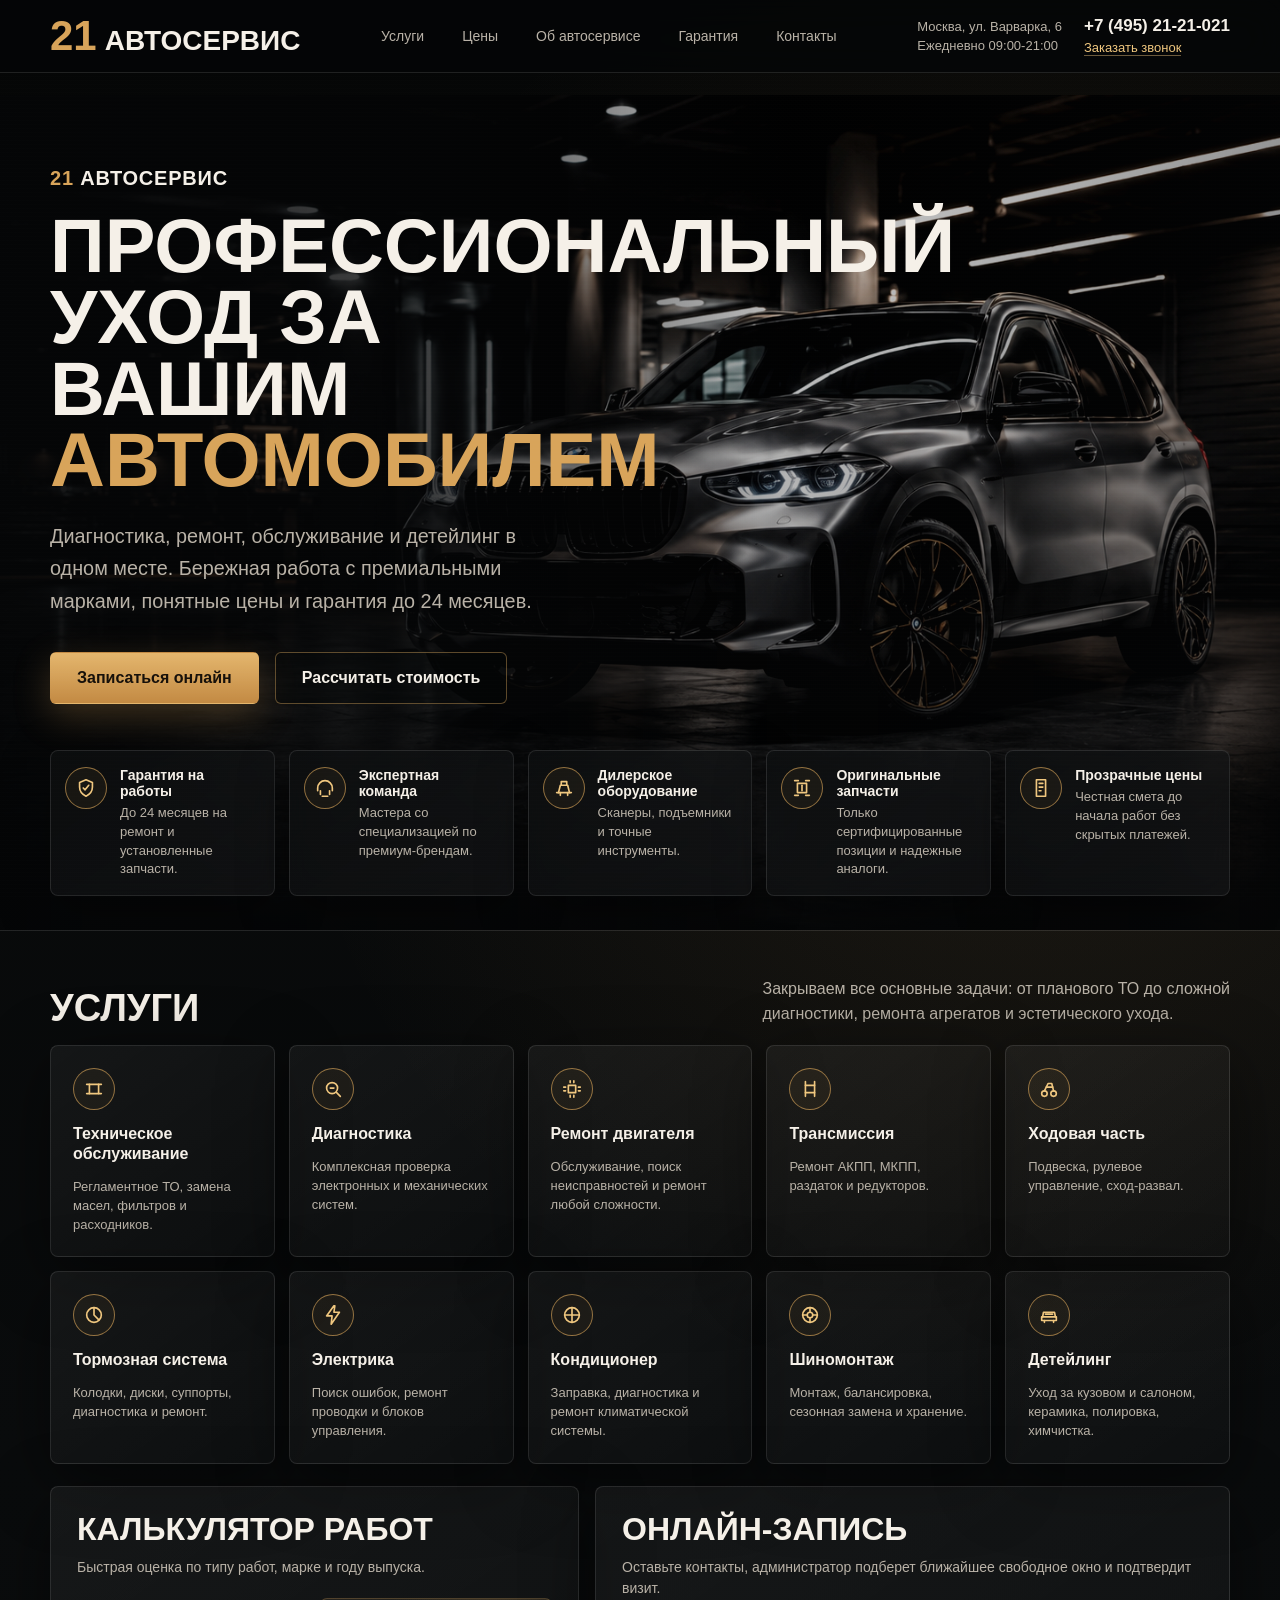
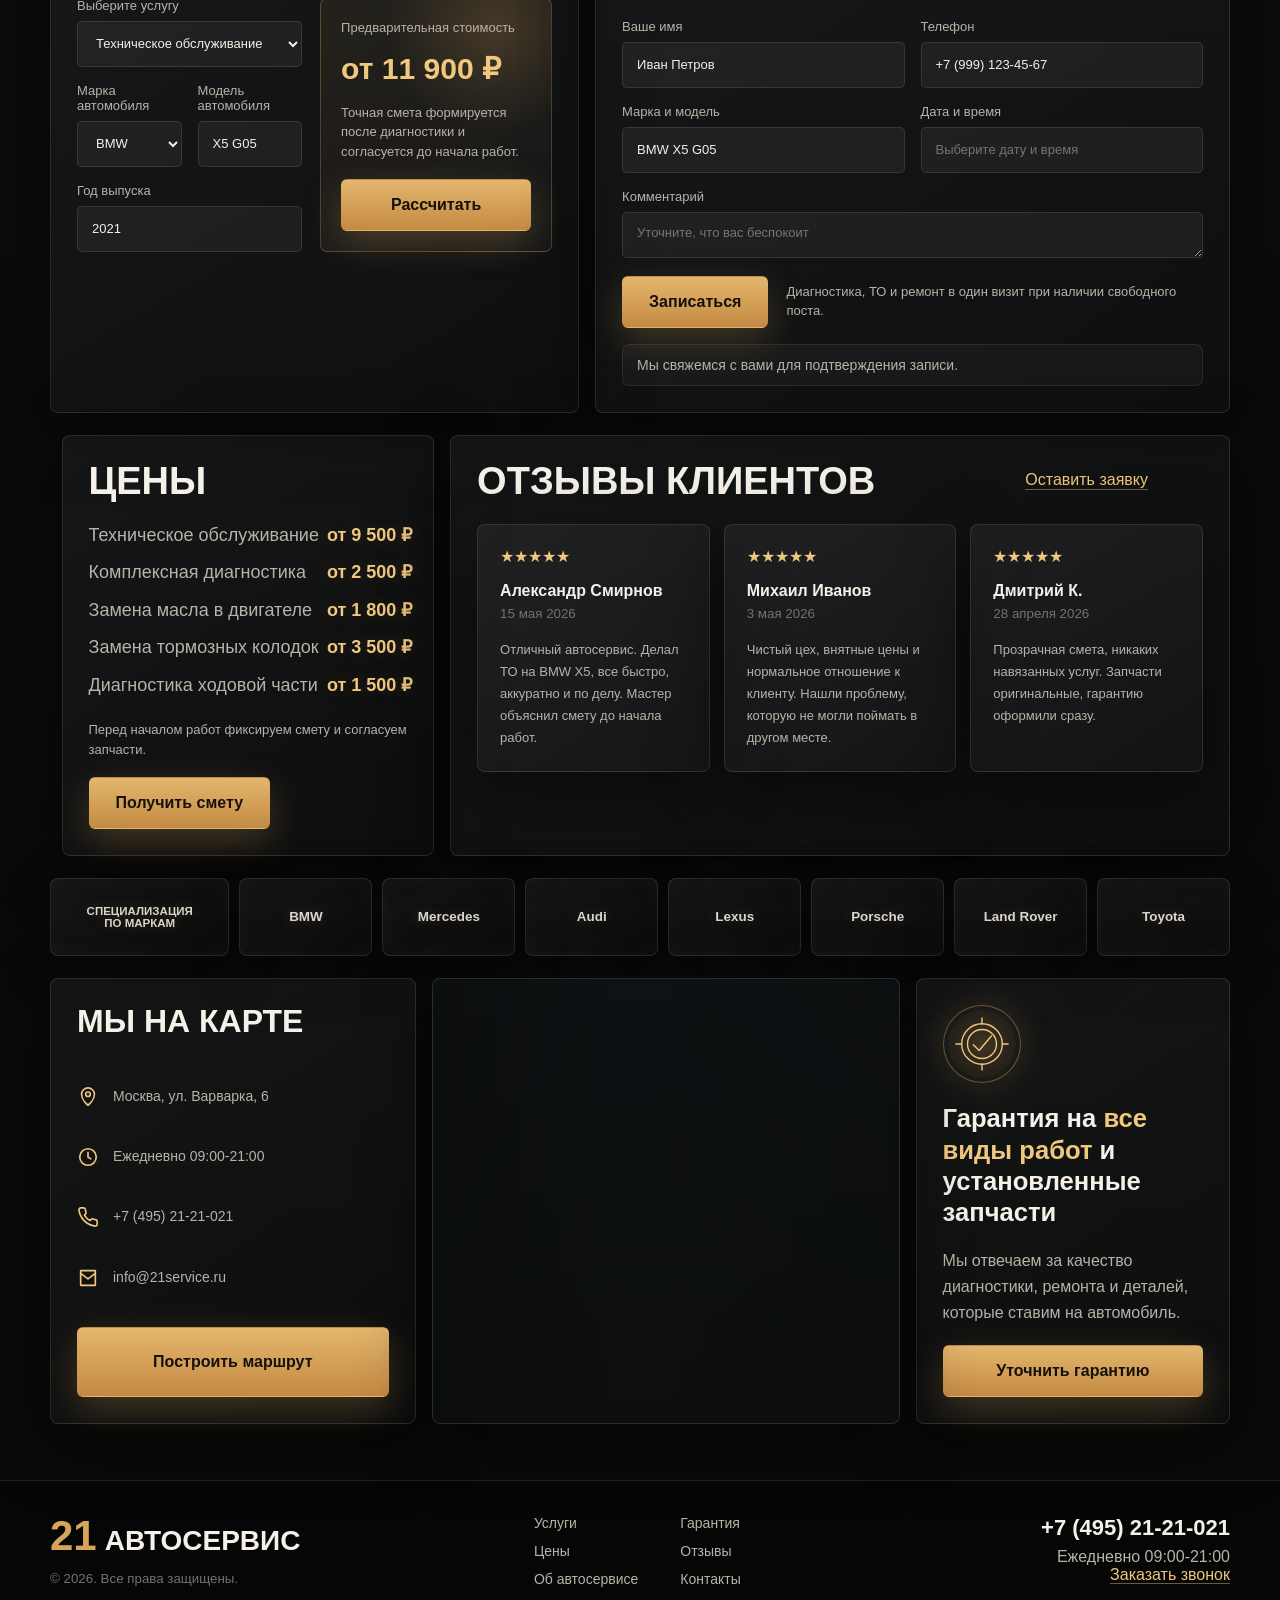
<file: autoservis/index.html>
<!doctype html>
<html lang="ru">
<head>
  <meta charset="utf-8">
  <meta name="viewport" content="width=device-width, initial-scale=1">
  <title>21 автосервис | Премиальный автосервис</title>
  <meta name="description" content="21 автосервис - премиальный уход, диагностика и ремонт автомобилей в Москве. Онлайн-запись, прозрачные цены и гарантия на работы.">
  <style>
    :root {
      --bg: #070809;
      --bg-2: #101214;
      --panel: rgba(23, 25, 27, 0.86);
      --panel-solid: #17191b;
      --line: rgba(255, 255, 255, 0.11);
      --line-strong: rgba(214, 166, 94, 0.42);
      --text: #f5f0e8;
      --muted: #b9b2a7;
      --soft: #77716a;
      --gold: #d8a45a;
      --gold-2: #f0c77f;
      --steel: #9fa8ad;
      --ok: #85d6aa;
      --shadow: 0 18px 70px rgba(0, 0, 0, 0.48);
      color-scheme: dark;
      font-family: Inter, "Segoe UI", Roboto, Arial, sans-serif;
    }

    * {
      box-sizing: border-box;
    }

    html {
      scroll-behavior: smooth;
    }

    body {
      margin: 0;
      background:
        radial-gradient(circle at 82% 20%, rgba(216, 164, 90, 0.11), transparent 28%),
        linear-gradient(180deg, #050606 0%, #0a0c0d 45%, #080909 100%);
      color: var(--text);
      min-width: 320px;
    }

    body::before {
      content: "";
      position: fixed;
      inset: 0;
      pointer-events: none;
      background-image: linear-gradient(rgba(255, 255, 255, 0.018) 1px, transparent 1px);
      background-size: 100% 4px;
      opacity: 0.34;
      z-index: 3;
    }

    a {
      color: inherit;
      text-decoration: none;
    }

    button,
    input,
    select,
    textarea {
      font: inherit;
    }

    .shell {
      width: min(1180px, calc(100% - 40px));
      margin: 0 auto;
    }

    .topbar {
      position: sticky;
      top: 0;
      z-index: 20;
      border-bottom: 1px solid var(--line);
      background: rgba(5, 6, 7, 0.74);
      backdrop-filter: blur(18px);
    }

    .nav {
      min-height: 72px;
      display: flex;
      align-items: center;
      justify-content: space-between;
      gap: 22px;
    }

    .logo {
      display: inline-flex;
      align-items: baseline;
      gap: 8px;
      white-space: nowrap;
      letter-spacing: 0;
    }

    .logo-number {
      color: var(--gold);
      font-size: clamp(30px, 4vw, 42px);
      font-weight: 800;
      line-height: 1;
    }

    .logo-word {
      color: var(--text);
      font-size: clamp(20px, 2.65vw, 28px);
      font-weight: 800;
      line-height: 1;
      text-transform: uppercase;
    }

    .menu {
      display: flex;
      gap: clamp(16px, 3vw, 38px);
      align-items: center;
      color: var(--muted);
      font-size: 14px;
    }

    .menu a {
      transition: color 180ms ease;
    }

    .menu a:hover {
      color: var(--gold-2);
    }

    .contacts {
      display: flex;
      align-items: center;
      gap: 22px;
      min-width: 300px;
      justify-content: flex-end;
      color: var(--muted);
      font-size: 13px;
    }

    .contact-line {
      display: flex;
      flex-direction: column;
      gap: 4px;
    }

    .contact-line strong {
      color: var(--text);
      font-size: 17px;
      font-weight: 700;
      white-space: nowrap;
    }

    .link-gold {
      color: var(--gold-2);
      border-bottom: 1px solid rgba(240, 199, 127, 0.44);
      width: max-content;
    }

    .hero {
      position: relative;
      min-height: min(760px, calc(100svh - 108px));
      display: flex;
      flex-direction: column;
      justify-content: space-between;
      align-items: stretch;
      overflow: clip;
      isolation: isolate;
      border-bottom: 1px solid var(--line);
    }

    .hero::before {
      content: "";
      position: absolute;
      inset: 0;
      z-index: -3;
      background-image: url("assets/hero-bmw.png");
      background-size: cover;
      background-position: 68% center;
      filter: saturate(0.94) contrast(1.06);
    }

    .hero::after {
      content: "";
      position: absolute;
      inset: 0;
      z-index: -2;
      background:
        linear-gradient(90deg, rgba(5, 6, 7, 0.94) 0%, rgba(5, 6, 7, 0.72) 34%, rgba(5, 6, 7, 0.12) 62%, rgba(5, 6, 7, 0.38) 100%),
        linear-gradient(180deg, rgba(5, 6, 7, 0.06) 0%, rgba(5, 6, 7, 0.24) 58%, rgba(5, 6, 7, 0.96) 100%);
    }

    .hero-layout {
      position: relative;
      display: grid;
      grid-template-columns: minmax(0, 560px) 1fr;
      gap: 40px;
      align-items: center;
      flex: 1;
      min-height: 520px;
      padding: 72px 0 46px;
    }

    .eyebrow {
      margin: 0 0 20px;
      font-size: 20px;
      font-weight: 700;
      letter-spacing: 0.04em;
      text-transform: uppercase;
    }

    .eyebrow-number {
      color: var(--gold);
    }

    .eyebrow-word {
      color: var(--text);
    }

    h1,
    h2,
    h3,
    p {
      margin-top: 0;
    }

    h1 {
      margin-bottom: 24px;
      max-width: 720px;
      font-size: clamp(42px, 6vw, 76px);
      line-height: 0.94;
      letter-spacing: 0;
      text-transform: uppercase;
    }

    h1 span {
      color: var(--gold);
    }

    .lead {
      max-width: 520px;
      color: var(--muted);
      font-size: clamp(17px, 1.55vw, 20px);
      line-height: 1.65;
      margin-bottom: 34px;
    }

    .actions {
      display: flex;
      flex-wrap: wrap;
      gap: 16px;
    }

    .btn {
      min-height: 52px;
      border-radius: 6px;
      border: 1px solid transparent;
      padding: 0 26px;
      display: inline-flex;
      align-items: center;
      justify-content: center;
      gap: 10px;
      cursor: pointer;
      font-weight: 700;
      transition: transform 170ms ease, border-color 170ms ease, background 170ms ease;
    }

    .btn:hover {
      transform: translateY(-1px);
    }

    .btn-primary {
      background: linear-gradient(180deg, #e4b66d, #c38a43);
      color: #16100a;
      box-shadow: 0 12px 36px rgba(216, 164, 90, 0.26);
    }

    .btn-secondary {
      color: var(--text);
      border-color: var(--line-strong);
      background: rgba(5, 6, 7, 0.35);
    }

    .trust-strip {
      position: relative;
      z-index: 1;
      display: grid;
      grid-template-columns: repeat(5, minmax(0, 1fr));
      gap: 14px;
      padding: 0 0 34px;
    }

    .trust-item {
      display: grid;
      grid-template-columns: 42px 1fr;
      gap: 13px;
      align-items: start;
      min-width: 0;
      min-height: 96px;
      padding: 16px 14px;
      border: 1px solid rgba(255, 255, 255, 0.1);
      border-radius: 8px;
      background: linear-gradient(145deg, rgba(13, 15, 16, 0.78), rgba(24, 25, 27, 0.56));
      backdrop-filter: blur(12px);
      box-shadow: 0 16px 50px rgba(0, 0, 0, 0.34);
    }

    .trust-icon,
    .service-icon {
      width: 42px;
      height: 42px;
      display: inline-grid;
      place-items: center;
      border: 1px solid rgba(216, 164, 90, 0.64);
      border-radius: 50%;
      color: var(--gold-2);
      background: rgba(216, 164, 90, 0.06);
    }

    .trust-icon svg,
    .service-icon svg,
    .contact-icon svg {
      width: 22px;
      height: 22px;
      stroke: currentColor;
      fill: none;
      stroke-width: 1.8;
      stroke-linecap: round;
      stroke-linejoin: round;
    }

    .trust-item strong {
      display: block;
      margin-bottom: 5px;
      font-size: 14px;
    }

    .trust-item p {
      margin: 0;
      color: var(--muted);
      font-size: 13px;
      line-height: 1.45;
    }

    main {
      padding: 24px 0 56px;
    }

    section {
      scroll-margin-top: 92px;
      margin-top: 22px;
    }

    .section-head {
      display: flex;
      align-items: end;
      justify-content: space-between;
      gap: 20px;
      margin-bottom: 18px;
    }

    h2 {
      margin-bottom: 0;
      font-size: clamp(26px, 3vw, 38px);
      line-height: 1;
      text-transform: uppercase;
      letter-spacing: 0;
    }

    .section-note {
      max-width: 560px;
      margin: 0;
      color: var(--muted);
      line-height: 1.55;
    }

    .services {
      display: grid;
      grid-template-columns: repeat(5, minmax(0, 1fr));
      gap: 14px;
    }

    .service-card,
    .panel,
    .review,
    .brand-card,
    .price-panel,
    .warranty {
      border: 1px solid var(--line);
      border-radius: 8px;
      background: linear-gradient(145deg, rgba(255, 255, 255, 0.05), rgba(255, 255, 255, 0.018));
      box-shadow: var(--shadow);
    }

    .service-card {
      min-height: 146px;
      padding: 22px;
      display: grid;
      align-content: start;
      gap: 14px;
      transition: transform 170ms ease, border-color 170ms ease, background 170ms ease;
    }

    .service-card:hover {
      transform: translateY(-3px);
      border-color: var(--line-strong);
      background: linear-gradient(145deg, rgba(216, 164, 90, 0.11), rgba(255, 255, 255, 0.025));
    }

    .service-card h3 {
      margin: 0;
      font-size: 16px;
      line-height: 1.25;
    }

    .service-card p {
      margin: 0;
      color: var(--muted);
      font-size: 13px;
      line-height: 1.45;
    }

    .grid-two {
      display: grid;
      grid-template-columns: 1fr 1.2fr;
      gap: 16px;
    }

    .panel {
      padding: 26px;
    }

    .panel h2 {
      margin-bottom: 12px;
      font-size: clamp(24px, 2.5vw, 32px);
    }

    .panel-subtitle {
      margin: 0 0 20px;
      color: var(--muted);
      font-size: 14px;
      line-height: 1.5;
    }

    .calc-layout {
      display: grid;
      grid-template-columns: minmax(0, 1fr) 232px;
      gap: 18px;
      align-items: stretch;
    }

    .form-grid {
      display: grid;
      grid-template-columns: repeat(2, minmax(0, 1fr));
      gap: 16px;
    }

    .full {
      grid-column: 1 / -1;
    }

    label {
      display: grid;
      gap: 8px;
      min-width: 0;
      color: var(--muted);
      font-size: 13px;
    }

    input,
    select,
    textarea {
      width: 100%;
      min-height: 46px;
      color: var(--text);
      background: rgba(255, 255, 255, 0.055);
      border: 1px solid rgba(255, 255, 255, 0.1);
      border-radius: 5px;
      padding: 0 14px;
      outline: none;
      transition: border-color 170ms ease, background 170ms ease;
    }

    select {
      appearance: auto;
    }

    select option {
      color: #17110a;
      background: #f4efe6;
    }

    select option:checked {
      color: #17110a;
      background: var(--gold-2);
    }

    textarea {
      padding-top: 12px;
      min-height: 46px;
      resize: vertical;
    }

    input:focus,
    select:focus,
    textarea:focus {
      border-color: rgba(240, 199, 127, 0.62);
      background: rgba(255, 255, 255, 0.075);
    }

    .estimate {
      display: flex;
      flex-direction: column;
      justify-content: space-between;
      gap: 16px;
      min-height: 100%;
      padding: 20px;
      border: 1px solid rgba(216, 164, 90, 0.28);
      border-radius: 7px;
      background:
        radial-gradient(circle at 76% 12%, rgba(216, 164, 90, 0.2), transparent 38%),
        linear-gradient(145deg, rgba(216, 164, 90, 0.09), rgba(255, 255, 255, 0.028));
    }

    .estimate span {
      color: var(--muted);
      font-size: 13px;
      line-height: 1.35;
    }

    .estimate strong {
      display: block;
      color: var(--gold-2);
      font-size: clamp(26px, 2.35vw, 34px);
      line-height: 1;
      font-weight: 600;
      white-space: nowrap;
    }

    .estimate p {
      margin: 0;
      color: var(--muted);
      line-height: 1.5;
      font-size: 13px;
    }

    .booking-grid {
      display: grid;
      grid-template-columns: repeat(2, minmax(0, 1fr));
      gap: 16px;
      align-items: end;
    }

    .booking-actions {
      grid-column: 1 / -1;
      display: flex;
      align-items: center;
      justify-content: space-between;
      gap: 18px;
      padding-top: 2px;
    }

    .booking-actions span {
      color: var(--muted);
      font-size: 13px;
      line-height: 1.45;
    }

    .status {
      margin: 16px 0 0;
      padding: 12px 14px;
      border: 1px solid rgba(255, 255, 255, 0.08);
      border-radius: 7px;
      background: rgba(255, 255, 255, 0.035);
      color: var(--muted);
      min-height: 22px;
      font-size: 14px;
    }

    .status.ok {
      color: var(--ok);
    }

    .lower-grid {
      display: grid;
      grid-template-columns: 0.66fr 1.34fr;
      gap: 16px;
      align-items: stretch;
    }

    .price-panel {
      padding: 26px;
    }

    .prices-card {
      display: flex;
      flex-direction: column;
      width: 97%;
      margin-left: 3%;
    }

    .price-list {
      display: grid;
      gap: 15px;
      margin: 24px 0 24px;
      flex: 1;
    }

    .price-row {
      display: flex;
      gap: 8px;
      align-items: baseline;
      justify-content: space-between;
      min-height: auto;
      padding: 0;
      border: 0;
      border-radius: 0;
      background: transparent;
      color: var(--muted);
    }

    .price-row span:first-child {
      overflow: visible;
      white-space: nowrap;
      text-overflow: clip;
      font-size: 18px;
      line-height: 1.25;
    }

    .price-row span:first-child::after {
      content: "";
      display: none;
    }

    .price-row strong {
      color: var(--gold-2);
      font-size: 18px;
      font-weight: 600;
      white-space: nowrap;
      padding: 0;
      border-radius: 0;
      background: transparent;
      text-shadow: 0 0 18px rgba(216, 164, 90, 0.22);
    }

    .price-note {
      margin: 0 0 18px;
      color: var(--muted);
      font-size: 13px;
      line-height: 1.5;
    }

    .price-cta {
      width: max-content;
    }

    .reviews-head {
      display: grid;
      grid-template-columns: repeat(3, minmax(0, 1fr));
      align-items: center;
      gap: 14px;
    }

    .reviews-head h2 {
      grid-column: 1 / 3;
    }

    .reviews-head .link-gold {
      justify-self: center;
    }

    .reviews {
      display: grid;
      grid-template-columns: repeat(3, minmax(0, 1fr));
      gap: 14px;
      margin-top: 24px;
    }

    .review {
      padding: 22px;
      min-height: 232px;
      display: flex;
      flex-direction: column;
    }

    .stars {
      color: var(--gold-2);
      letter-spacing: 0;
      margin-bottom: 16px;
    }

    .review strong {
      display: block;
      margin-bottom: 6px;
    }

    .review small {
      color: var(--soft);
    }

    .review p {
      margin: 18px 0 0;
      color: var(--muted);
      font-size: 13px;
      line-height: 1.7;
    }

    .brands {
      display: grid;
      grid-template-columns: 1.35fr repeat(7, minmax(88px, 1fr));
      gap: 10px;
      align-items: center;
    }

    .brand-card {
      min-height: 78px;
      display: grid;
      place-items: center;
      padding: 12px 10px;
      border: 1px solid var(--line);
      border-radius: 8px;
      background: linear-gradient(145deg, rgba(255, 255, 255, 0.05), rgba(255, 255, 255, 0.018));
      box-shadow: 0 14px 48px rgba(0, 0, 0, 0.36), inset 0 0 22px rgba(216, 164, 90, 0.035);
      color: rgba(245, 240, 232, 0.88);
      font-size: clamp(13px, 1.05vw, 16px);
      font-weight: 700;
      letter-spacing: 0;
      text-align: center;
      line-height: 1.1;
      white-space: nowrap;
      text-shadow: 0 0 14px rgba(216, 164, 90, 0.28);
    }

    .brand-title {
      justify-items: center;
      padding-left: 10px;
      color: rgba(245, 240, 232, 0.88);
      font-size: clamp(11px, 0.9vw, 13px);
      text-transform: uppercase;
      white-space: normal;
      text-align: center;
      text-shadow: 0 0 14px rgba(216, 164, 90, 0.28);
    }

    .location-grid {
      display: grid;
      grid-template-columns: 1fr 1.28fr 0.86fr;
      gap: 16px;
    }

    .contacts-panel {
      display: grid;
      gap: 18px;
    }

    .contact-item {
      display: grid;
      grid-template-columns: 24px 1fr;
      gap: 12px;
      color: var(--muted);
      line-height: 1.45;
      font-size: 14px;
    }

    .contact-icon {
      width: 24px;
      height: 24px;
      color: var(--gold-2);
    }

    .map {
      min-height: 292px;
      border-radius: 8px;
      border: 1px solid var(--line);
      overflow: hidden;
      position: relative;
      background: #101315;
      box-shadow: var(--shadow);
    }

    .map::before {
      content: "";
      position: absolute;
      inset: 0;
      pointer-events: none;
      z-index: 1;
      background:
        linear-gradient(90deg, rgba(7, 8, 9, 0.34), transparent 42%, rgba(7, 8, 9, 0.2)),
        linear-gradient(180deg, rgba(7, 8, 9, 0.16), rgba(7, 8, 9, 0.42));
    }

    .map iframe {
      position: absolute;
      inset: 0;
      width: 100%;
      height: 100%;
      border: 0;
      filter: grayscale(1) invert(0.9) contrast(1.08) brightness(0.72) sepia(0.16);
    }

    .warranty {
      padding: 26px;
      display: grid;
      align-content: center;
      gap: 20px;
    }

    .warranty-mark {
      width: 78px;
      height: 78px;
      color: var(--gold-2);
      display: inline-grid;
      place-items: center;
      border: 1px solid rgba(216, 164, 90, 0.42);
      border-radius: 50%;
      background:
        radial-gradient(circle at 50% 50%, rgba(216, 164, 90, 0.18), rgba(216, 164, 90, 0.04) 62%, transparent 63%),
        rgba(216, 164, 90, 0.05);
      box-shadow: 0 0 34px rgba(216, 164, 90, 0.18);
    }

    .warranty-mark svg {
      width: 58px;
      height: 58px;
      stroke: currentColor;
      fill: none;
      stroke-width: 1.9;
      stroke-linecap: round;
      stroke-linejoin: round;
    }

    .warranty h3 {
      margin: 0;
      font-size: clamp(21px, 2vw, 28px);
      line-height: 1.22;
    }

    .warranty h3 span {
      color: var(--gold-2);
    }

    .warranty p {
      margin: 0;
      color: var(--muted);
      line-height: 1.6;
    }

    .footer {
      border-top: 1px solid var(--line);
      padding: 34px 0;
      background: #050606;
    }

    .footer-grid {
      display: grid;
      grid-template-columns: 1.3fr 1fr 0.9fr;
      gap: 24px;
      align-items: start;
    }

    .footer small {
      display: block;
      margin-top: 14px;
      color: var(--soft);
    }

    .footer-menu {
      display: grid;
      grid-template-columns: repeat(2, max-content);
      gap: 12px 42px;
      color: var(--muted);
      font-size: 14px;
    }

    .socials {
      display: flex;
      gap: 12px;
      justify-content: center;
    }

    .social {
      width: 42px;
      height: 42px;
      display: grid;
      place-items: center;
      border-radius: 7px;
      border: 1px solid var(--line);
      color: var(--text);
      background: rgba(255, 255, 255, 0.06);
      font-size: 13px;
      font-weight: 800;
    }

    .footer-phone {
      text-align: right;
      color: var(--muted);
    }

    .footer-phone strong {
      display: block;
      margin-bottom: 7px;
      color: var(--text);
      font-size: 22px;
      font-weight: 600;
    }

    @media (max-width: 1080px) {
      .contacts {
        display: none;
      }

      .services {
        grid-template-columns: repeat(3, minmax(0, 1fr));
      }

      .trust-strip {
        grid-template-columns: repeat(3, minmax(0, 1fr));
      }

      .brands {
        grid-template-columns: repeat(4, minmax(0, 1fr));
      }

      .brand-title {
        grid-column: 1 / -1;
      }

      .location-grid {
        grid-template-columns: 1fr 1fr;
      }

      .warranty {
        grid-column: 1 / -1;
      }
    }

    @media (max-width: 1024px) {
      body {
        overflow-x: hidden;
      }

      .shell {
        width: min(100% - 28px, 560px);
      }

      .topbar {
        position: static;
      }

      .nav {
        align-items: start;
        flex-direction: column;
        gap: 12px;
        padding: 14px 0 12px;
      }

      .logo-number {
        font-size: 30px;
      }

      .logo-word {
        font-size: 20px;
      }

      .menu {
        width: 100%;
        overflow-x: auto;
        gap: 18px;
        padding-bottom: 4px;
        scrollbar-width: none;
      }

      .menu::-webkit-scrollbar {
        display: none;
      }

      .hero {
        min-height: auto;
      }

      .hero::before {
        display: none;
      }

      .hero::after {
        display: none;
      }

      .hero-layout {
        isolation: isolate;
        overflow: visible;
      }

      .hero-layout::before {
        content: "";
        position: absolute;
        inset: 0 calc((100% - 100vw) / 2);
        z-index: -3;
        background-image: url("assets/hero-bmw.png");
        background-size: cover;
        background-position: 64% center;
        filter: saturate(0.94) contrast(1.06);
      }

      .hero-layout::after {
        content: "";
        position: absolute;
        inset: 0 calc((100% - 100vw) / 2);
        z-index: -2;
        background:
          linear-gradient(90deg, rgba(5, 6, 7, 0.94) 0%, rgba(5, 6, 7, 0.76) 52%, rgba(5, 6, 7, 0.32) 100%),
          linear-gradient(180deg, rgba(5, 6, 7, 0.08) 0%, rgba(5, 6, 7, 0.52) 55%, rgba(5, 6, 7, 0.98) 100%);
        pointer-events: none;
      }

      .hero-layout {
        grid-template-columns: 1fr;
        align-items: start;
        padding: clamp(46px, 10svh, 82px) 0 42px;
        min-height: clamp(620px, 88svh, 760px);
      }

      .hero-layout > div {
        width: 100%;
        max-width: 420px;
      }

      .eyebrow {
        margin-bottom: 16px;
        font-size: 16px;
        line-height: 1.1;
      }

      h1 {
        max-width: 10.5em;
        margin-bottom: 18px;
        font-size: clamp(34px, 9.8vw, 48px);
        line-height: 0.98;
      }

      .lead {
        max-width: 31ch;
        margin-bottom: 26px;
        font-size: 16px;
        line-height: 1.55;
      }

      .actions {
        display: grid;
        grid-template-columns: 1fr;
        width: min(100%, 340px);
        gap: 12px;
      }

      .actions .btn {
        width: 100%;
        min-height: 52px;
        padding: 0 18px;
      }

      .hero .trust-strip {
        padding: 20px 0 26px;
      }

      .trust-strip,
      .services,
      .grid-two,
      .lower-grid,
      .location-grid,
      .footer-grid {
        grid-template-columns: 1fr;
      }

      .section-head {
        align-items: start;
        flex-direction: column;
      }

      .reviews-head {
        display: flex;
      }

      .reviews-head .link-gold {
        justify-self: start;
      }

      .calc-layout {
        grid-template-columns: 1fr;
      }

      .estimate {
        min-height: auto;
      }

      .booking-grid,
      .reviews {
        grid-template-columns: 1fr;
      }

      .booking-actions {
        align-items: stretch;
        flex-direction: column;
      }

      .prices-card {
        width: 100%;
        margin-left: 0;
      }

      .brands {
        grid-template-columns: repeat(3, minmax(0, 1fr));
      }

      .footer-phone {
        text-align: left;
      }

      .socials {
        justify-content: start;
      }
    }

    @media (max-width: 520px) {
      .topbar {
        position: static;
      }

      .menu {
        gap: 18px;
      }

      h1 {
        font-size: clamp(34px, 12vw, 50px);
      }

      .lead {
        font-size: 16px;
      }

      .actions,
      .form-grid {
        grid-template-columns: 1fr;
        display: grid;
      }

      .trust-strip {
        padding-bottom: 22px;
      }

      .btn {
        width: 100%;
      }

      .price-cta {
        width: 100%;
      }

      .service-card,
      .panel,
      .price-panel,
      .warranty,
      .review {
        padding: 20px;
      }

      .trust-item {
        grid-template-columns: 38px 1fr;
      }

      .trust-icon,
      .service-icon {
        width: 38px;
        height: 38px;
      }

      .brands {
        grid-template-columns: repeat(2, minmax(0, 1fr));
      }

      .brand-title {
        padding-left: 0;
      }
    }
  </style>
</head>
<body>
  <header class="topbar">
    <nav class="shell nav" aria-label="Основная навигация">
      <a class="logo" href="#top" aria-label="21 автосервис">
        <span class="logo-number">21</span>
        <span class="logo-word">автосервис</span>
      </a>
      <div class="menu" role="list">
        <a href="#services">Услуги</a>
        <a href="#prices">Цены</a>
        <a href="#about">Об автосервисе</a>
        <a href="#warranty">Гарантия</a>
        <a href="#contacts">Контакты</a>
      </div>
      <div class="contacts" aria-label="Контакты">
        <div class="contact-line">
          <span>Москва, ул. Варварка, 6</span>
          <span>Ежедневно 09:00-21:00</span>
        </div>
        <div class="contact-line">
          <strong>+7 (495) 21-21-021</strong>
          <a class="link-gold" href="#booking">Заказать звонок</a>
        </div>
      </div>
    </nav>
  </header>

  <section id="top" class="hero">
    <div class="shell hero-layout">
      <div>
        <p class="eyebrow"><span class="eyebrow-number">21</span> <span class="eyebrow-word">автосервис</span></p>
        <h1>Профессиональный уход за вашим <span>автомобилем</span></h1>
        <p class="lead">Диагностика, ремонт, обслуживание и детейлинг в одном месте. Бережная работа с премиальными марками, понятные цены и гарантия до 24 месяцев.</p>
        <div class="actions">
          <a class="btn btn-primary" href="#booking">Записаться онлайн</a>
          <a class="btn btn-secondary" href="#calculator">Рассчитать стоимость</a>
        </div>
      </div>
    </div>

    <div class="shell trust-strip" id="about" aria-label="Преимущества">
    <article class="trust-item">
      <span class="trust-icon" aria-hidden="true">
        <svg viewBox="0 0 24 24"><path d="M12 3l7 3v5c0 5-3.4 8.3-7 10-3.6-1.7-7-5-7-10V6l7-3z"/><path d="M9 12l2 2 4-5"/></svg>
      </span>
      <div><strong>Гарантия на работы</strong><p>До 24 месяцев на ремонт и установленные запчасти.</p></div>
    </article>
    <article class="trust-item">
      <span class="trust-icon" aria-hidden="true">
        <svg viewBox="0 0 24 24"><path d="M4 15v-3a8 8 0 0 1 16 0v3"/><path d="M7 15v4"/><path d="M17 15v4"/><path d="M9 21h6"/></svg>
      </span>
      <div><strong>Экспертная команда</strong><p>Мастера со специализацией по премиум-брендам.</p></div>
    </article>
    <article class="trust-item">
      <span class="trust-icon" aria-hidden="true">
        <svg viewBox="0 0 24 24"><path d="M4 17h16"/><path d="M6 17l2-8h8l2 8"/><path d="M8 17v3"/><path d="M16 17v3"/><path d="M9 9V5h6v4"/></svg>
      </span>
      <div><strong>Дилерское оборудование</strong><p>Сканеры, подъемники и точные инструменты.</p></div>
    </article>
    <article class="trust-item">
      <span class="trust-icon" aria-hidden="true">
        <svg viewBox="0 0 24 24"><path d="M7 7h10v10H7z"/><path d="M4 4h4"/><path d="M16 4h4"/><path d="M4 20h4"/><path d="M16 20h4"/><path d="M12 9v6"/></svg>
      </span>
      <div><strong>Оригинальные запчасти</strong><p>Только сертифицированные позиции и надежные аналоги.</p></div>
    </article>
    <article class="trust-item">
      <span class="trust-icon" aria-hidden="true">
        <svg viewBox="0 0 24 24"><path d="M7 3h10v18H7z"/><path d="M10 7h4"/><path d="M10 11h4"/><path d="M10 15h2"/></svg>
      </span>
      <div><strong>Прозрачные цены</strong><p>Честная смета до начала работ без скрытых платежей.</p></div>
    </article>
    </div>
  </section>

  <main class="shell">
    <section id="services">
      <div class="section-head">
        <h2>Услуги</h2>
        <p class="section-note">Закрываем все основные задачи: от планового ТО до сложной<br>диагностики, ремонта агрегатов и эстетического ухода.</p>
      </div>
      <div class="services">
        <article class="service-card">
          <span class="service-icon" aria-hidden="true"><svg viewBox="0 0 24 24"><path d="M4 7h16"/><path d="M7 7v10"/><path d="M17 7v10"/><path d="M4 17h16"/></svg></span>
          <h3>Техническое обслуживание</h3>
          <p>Регламентное ТО, замена масел, фильтров и расходников.</p>
        </article>
        <article class="service-card">
          <span class="service-icon" aria-hidden="true"><svg viewBox="0 0 24 24"><circle cx="11" cy="11" r="6"/><path d="M16 16l4 4"/><path d="M9 11h4"/></svg></span>
          <h3>Диагностика</h3>
          <p>Комплексная проверка электронных и механических систем.</p>
        </article>
        <article class="service-card">
          <span class="service-icon" aria-hidden="true"><svg viewBox="0 0 24 24"><path d="M8 8h8v8H8z"/><path d="M5 10H3"/><path d="M21 10h-2"/><path d="M5 14H3"/><path d="M21 14h-2"/><path d="M10 5V3"/><path d="M14 5V3"/><path d="M10 21v-2"/><path d="M14 21v-2"/></svg></span>
          <h3>Ремонт двигателя</h3>
          <p>Обслуживание, поиск неисправностей и ремонт любой сложности.</p>
        </article>
        <article class="service-card">
          <span class="service-icon" aria-hidden="true"><svg viewBox="0 0 24 24"><path d="M7 4v16"/><path d="M17 4v16"/><path d="M7 8h10"/><path d="M7 16h10"/></svg></span>
          <h3>Трансмиссия</h3>
          <p>Ремонт АКПП, МКПП, раздаток и редукторов.</p>
        </article>
        <article class="service-card">
          <span class="service-icon" aria-hidden="true"><svg viewBox="0 0 24 24"><circle cx="7" cy="17" r="3"/><circle cx="17" cy="17" r="3"/><path d="M7 14l4-8h4l2 8"/><path d="M9 10h7"/></svg></span>
          <h3>Ходовая часть</h3>
          <p>Подвеска, рулевое управление, сход-развал.</p>
        </article>
        <article class="service-card">
          <span class="service-icon" aria-hidden="true"><svg viewBox="0 0 24 24"><circle cx="12" cy="12" r="8"/><path d="M12 4v8l5 5"/></svg></span>
          <h3>Тормозная система</h3>
          <p>Колодки, диски, суппорты, диагностика и ремонт.</p>
        </article>
        <article class="service-card">
          <span class="service-icon" aria-hidden="true"><svg viewBox="0 0 24 24"><path d="M13 2L5 13h6l-1 9 9-13h-6l1-7z"/></svg></span>
          <h3>Электрика</h3>
          <p>Поиск ошибок, ремонт проводки и блоков управления.</p>
        </article>
        <article class="service-card">
          <span class="service-icon" aria-hidden="true"><svg viewBox="0 0 24 24"><circle cx="12" cy="12" r="8"/><path d="M12 4v16"/><path d="M4 12h16"/></svg></span>
          <h3>Кондиционер</h3>
          <p>Заправка, диагностика и ремонт климатической системы.</p>
        </article>
        <article class="service-card">
          <span class="service-icon" aria-hidden="true"><svg viewBox="0 0 24 24"><circle cx="12" cy="12" r="8"/><circle cx="12" cy="12" r="3"/><path d="M12 4v5"/><path d="M12 15v5"/><path d="M4 12h5"/><path d="M15 12h5"/></svg></span>
          <h3>Шиномонтаж</h3>
          <p>Монтаж, балансировка, сезонная замена и хранение.</p>
        </article>
        <article class="service-card">
          <span class="service-icon" aria-hidden="true"><svg viewBox="0 0 24 24"><path d="M5 14l1-5h12l1 5"/><path d="M4 14h16v4H4z"/><path d="M7 18v2"/><path d="M17 18v2"/><path d="M8 11h8"/></svg></span>
          <h3>Детейлинг</h3>
          <p>Уход за кузовом и салоном, керамика, полировка, химчистка.</p>
        </article>
      </div>
    </section>

    <section class="grid-two">
      <div id="calculator" class="panel">
        <h2>Калькулятор работ</h2>
        <p class="panel-subtitle">Быстрая оценка по типу работ, марке и году выпуска.</p>
        <div class="calc-layout">
          <form class="form-grid" id="calcForm">
            <label class="full">Выберите услугу
              <select id="serviceSelect">
                <option value="9500">Техническое обслуживание</option>
                <option value="2500">Комплексная диагностика</option>
                <option value="18000">Ремонт двигателя</option>
                <option value="12500">Трансмиссия</option>
                <option value="5500">Ходовая часть</option>
                <option value="3500">Тормозная система</option>
                <option value="4500">Электрика</option>
                <option value="4200">Кондиционер</option>
                <option value="2800">Шиномонтаж</option>
                <option value="11000">Детейлинг</option>
              </select>
            </label>
            <label>Марка автомобиля
              <select id="brandSelect">
                <option value="1.25">BMW</option>
                <option value="1.2">Mercedes-Benz</option>
                <option value="1.18">Audi</option>
                <option value="1.22">Lexus</option>
                <option value="1.35">Porsche</option>
                <option value="1.3">Land Rover</option>
                <option value="1">Volkswagen</option>
                <option value="1">Toyota</option>
              </select>
            </label>
            <label>Модель автомобиля
              <input id="modelInput" type="text" value="X5 G05" maxlength="32">
            </label>
            <label class="full">Год выпуска
              <input id="yearInput" type="number" value="2021" min="1990" max="2026">
            </label>
          </form>
          <div class="estimate" aria-live="polite">
            <span>Предварительная стоимость</span>
            <strong id="priceOutput">от 18 500 ₽</strong>
            <p>Точная смета формируется после диагностики и согласуется до начала работ.</p>
            <button class="btn btn-primary" type="button" id="calcButton">Рассчитать</button>
          </div>
        </div>
      </div>

      <div id="booking" class="panel">
        <h2>Онлайн-запись</h2>
        <p class="panel-subtitle">Оставьте контакты, администратор подберет ближайшее свободное окно и подтвердит визит.</p>
        <form id="bookingForm" class="booking-grid">
          <label>Ваше имя
            <input name="name" type="text" value="Иван Петров" autocomplete="name">
          </label>
          <label>Телефон
            <input name="phone" type="tel" value="+7 (999) 123-45-67" autocomplete="tel">
          </label>
          <label>Марка и модель
            <input name="car" type="text" value="BMW X5 G05">
          </label>
          <label>Дата и время
            <input name="date" type="text" placeholder="Выберите дату и время">
          </label>
          <label class="full">Комментарий
            <textarea name="comment" rows="2" placeholder="Уточните, что вас беспокоит"></textarea>
          </label>
          <div class="booking-actions">
            <button class="btn btn-primary" type="submit">Записаться</button>
            <span>Диагностика, ТО и ремонт в один визит при наличии свободного поста.</span>
          </div>
        </form>
        <p class="status" id="bookingStatus">Мы свяжемся с вами для подтверждения записи.</p>
      </div>
    </section>

    <section class="lower-grid">
      <div id="prices" class="price-panel prices-card">
        <h2>Цены</h2>
        <div class="price-list">
          <div class="price-row"><span>Техническое обслуживание</span><strong>от 9 500 ₽</strong></div>
          <div class="price-row"><span>Комплексная диагностика</span><strong>от 2 500 ₽</strong></div>
          <div class="price-row"><span>Замена масла в двигателе</span><strong>от 1 800 ₽</strong></div>
          <div class="price-row"><span>Замена тормозных колодок</span><strong>от 3 500 ₽</strong></div>
          <div class="price-row"><span>Диагностика ходовой части</span><strong>от 1 500 ₽</strong></div>
        </div>
        <p class="price-note">Перед началом работ фиксируем смету и согласуем запчасти.</p>
        <a class="btn btn-primary price-cta" href="#booking">Получить смету</a>
      </div>

      <div id="reviews" class="price-panel">
        <div class="section-head reviews-head">
          <h2>Отзывы клиентов</h2>
          <a class="link-gold" href="#booking">Оставить заявку</a>
        </div>
        <div class="reviews">
          <article class="review">
            <div class="stars" aria-label="5 из 5">★★★★★</div>
            <strong>Александр Смирнов</strong>
            <small>15 мая 2026</small>
            <p>Отличный автосервис. Делал ТО на BMW X5, все быстро, аккуратно и по делу. Мастер объяснил смету до начала работ.</p>
          </article>
          <article class="review">
            <div class="stars" aria-label="5 из 5">★★★★★</div>
            <strong>Михаил Иванов</strong>
            <small>3 мая 2026</small>
            <p>Чистый цех, внятные цены и нормальное отношение к клиенту. Нашли проблему, которую не могли поймать в другом месте.</p>
          </article>
          <article class="review">
            <div class="stars" aria-label="5 из 5">★★★★★</div>
            <strong>Дмитрий К.</strong>
            <small>28 апреля 2026</small>
            <p>Прозрачная смета, никаких навязанных услуг. Запчасти оригинальные, гарантию оформили сразу.</p>
          </article>
        </div>
      </div>
    </section>

    <section class="brands" aria-label="Специализация по маркам">
      <div class="brand-card brand-title">Специализация<br>по маркам</div>
      <div class="brand-card">BMW</div>
      <div class="brand-card">Mercedes</div>
      <div class="brand-card">Audi</div>
      <div class="brand-card">Lexus</div>
      <div class="brand-card">Porsche</div>
      <div class="brand-card">Land Rover</div>
      <div class="brand-card">Toyota</div>
    </section>

    <section id="contacts" class="location-grid">
      <div class="panel contacts-panel">
        <h2>Мы на карте</h2>
        <div class="contact-item">
          <span class="contact-icon" aria-hidden="true"><svg viewBox="0 0 24 24"><path d="M12 21s7-5.4 7-12a7 7 0 0 0-14 0c0 6.6 7 12 7 12z"/><circle cx="12" cy="9" r="2.5"/></svg></span>
          <span>Москва, ул. Варварка, 6</span>
        </div>
        <div class="contact-item">
          <span class="contact-icon" aria-hidden="true"><svg viewBox="0 0 24 24"><circle cx="12" cy="12" r="9"/><path d="M12 7v5l3 2"/></svg></span>
          <span>Ежедневно 09:00-21:00</span>
        </div>
        <div class="contact-item">
          <span class="contact-icon" aria-hidden="true"><svg viewBox="0 0 24 24"><path d="M22 16.9v3a2 2 0 0 1-2.2 2 19.8 19.8 0 0 1-8.6-3.1 19.3 19.3 0 0 1-6-6A19.8 19.8 0 0 1 2.1 4.2 2 2 0 0 1 4.1 2h3a2 2 0 0 1 2 1.7c.1 1 .4 1.9.7 2.8a2 2 0 0 1-.4 2.1L8.1 9.9a16 16 0 0 0 6 6l1.3-1.3a2 2 0 0 1 2.1-.4c.9.3 1.8.6 2.8.7a2 2 0 0 1 1.7 2z"/></svg></span>
          <span>+7 (495) 21-21-021</span>
        </div>
        <div class="contact-item">
          <span class="contact-icon" aria-hidden="true"><svg viewBox="0 0 24 24"><path d="M4 4h16v16H4z"/><path d="M4 7l8 6 8-6"/></svg></span>
          <span>info@21service.ru</span>
        </div>
        <a class="btn btn-primary" href="https://yandex.ru/maps/?ll=37.629200%2C55.752900&z=16&pt=37.629200,55.752900,pm2rdm" target="_blank" rel="noopener">Построить маршрут</a>
      </div>
      <div class="map" aria-label="Яндекс.Карта с условной точкой 21 автосервис">
        <iframe
          title="Яндекс.Карта - 21 автосервис"
          src="https://yandex.ru/map-widget/v1/?ll=37.629200%2C55.752900&z=16&pt=37.629200,55.752900,pm2rdm"
          loading="lazy"
          referrerpolicy="no-referrer-when-downgrade"
          allowfullscreen>
        </iframe>
      </div>
      <div id="warranty" class="warranty">
        <span class="warranty-mark" aria-hidden="true">
          <svg viewBox="0 0 80 80"><circle cx="40" cy="40" r="28"/><circle cx="40" cy="40" r="20"/><path d="M28 41l8 8 17-20"/><path d="M40 4v8"/><path d="M40 68v8"/><path d="M4 40h8"/><path d="M68 40h8"/></svg>
        </span>
        <h3>Гарантия на <span>все виды работ</span> и установленные запчасти</h3>
        <p>Мы отвечаем за качество диагностики, ремонта и деталей, которые ставим на автомобиль.</p>
        <a class="btn btn-primary" href="#booking">Уточнить гарантию</a>
      </div>
    </section>
  </main>

  <footer class="footer">
    <div class="shell footer-grid">
      <div>
        <a class="logo" href="#top" aria-label="21 автосервис">
          <span class="logo-number">21</span>
          <span class="logo-word">автосервис</span>
        </a>
        <small>© 2026. Все права защищены.</small>
      </div>
      <nav class="footer-menu" aria-label="Навигация в футере">
        <a href="#services">Услуги</a>
        <a href="#warranty">Гарантия</a>
        <a href="#prices">Цены</a>
        <a href="#reviews">Отзывы</a>
        <a href="#about">Об автосервисе</a>
        <a href="#contacts">Контакты</a>
      </nav>
      <div class="footer-phone">
        <strong>+7 (495) 21-21-021</strong>
        <span>Ежедневно 09:00-21:00</span><br>
        <a class="link-gold" href="#booking">Заказать звонок</a>
      </div>
    </div>
  </footer>

  <script>
    const formatter = new Intl.NumberFormat("ru-RU");
    const serviceSelect = document.querySelector("#serviceSelect");
    const brandSelect = document.querySelector("#brandSelect");
    const yearInput = document.querySelector("#yearInput");
    const priceOutput = document.querySelector("#priceOutput");
    const calcButton = document.querySelector("#calcButton");

    function updatePrice() {
      const base = Number(serviceSelect.value);
      const brandFactor = Number(brandSelect.value);
      const year = Number(yearInput.value) || 2021;
      const ageFactor = year < 2015 ? 1.18 : year < 2019 ? 1.08 : 1;
      const price = Math.round((base * brandFactor * ageFactor) / 100) * 100;
      priceOutput.textContent = `от ${formatter.format(price)} ₽`;
    }

    [serviceSelect, brandSelect, yearInput].forEach((control) => {
      control.addEventListener("change", updatePrice);
      control.addEventListener("input", updatePrice);
    });

    calcButton.addEventListener("click", updatePrice);
    updatePrice();

    const bookingForm = document.querySelector("#bookingForm");
    const bookingStatus = document.querySelector("#bookingStatus");
    bookingForm.addEventListener("submit", (event) => {
      event.preventDefault();
      bookingStatus.textContent = "Заявка принята. Администратор 21 автосервис перезвонит для подтверждения.";
      bookingStatus.classList.add("ok");
    });
  </script>
</body>
</html>
</file>
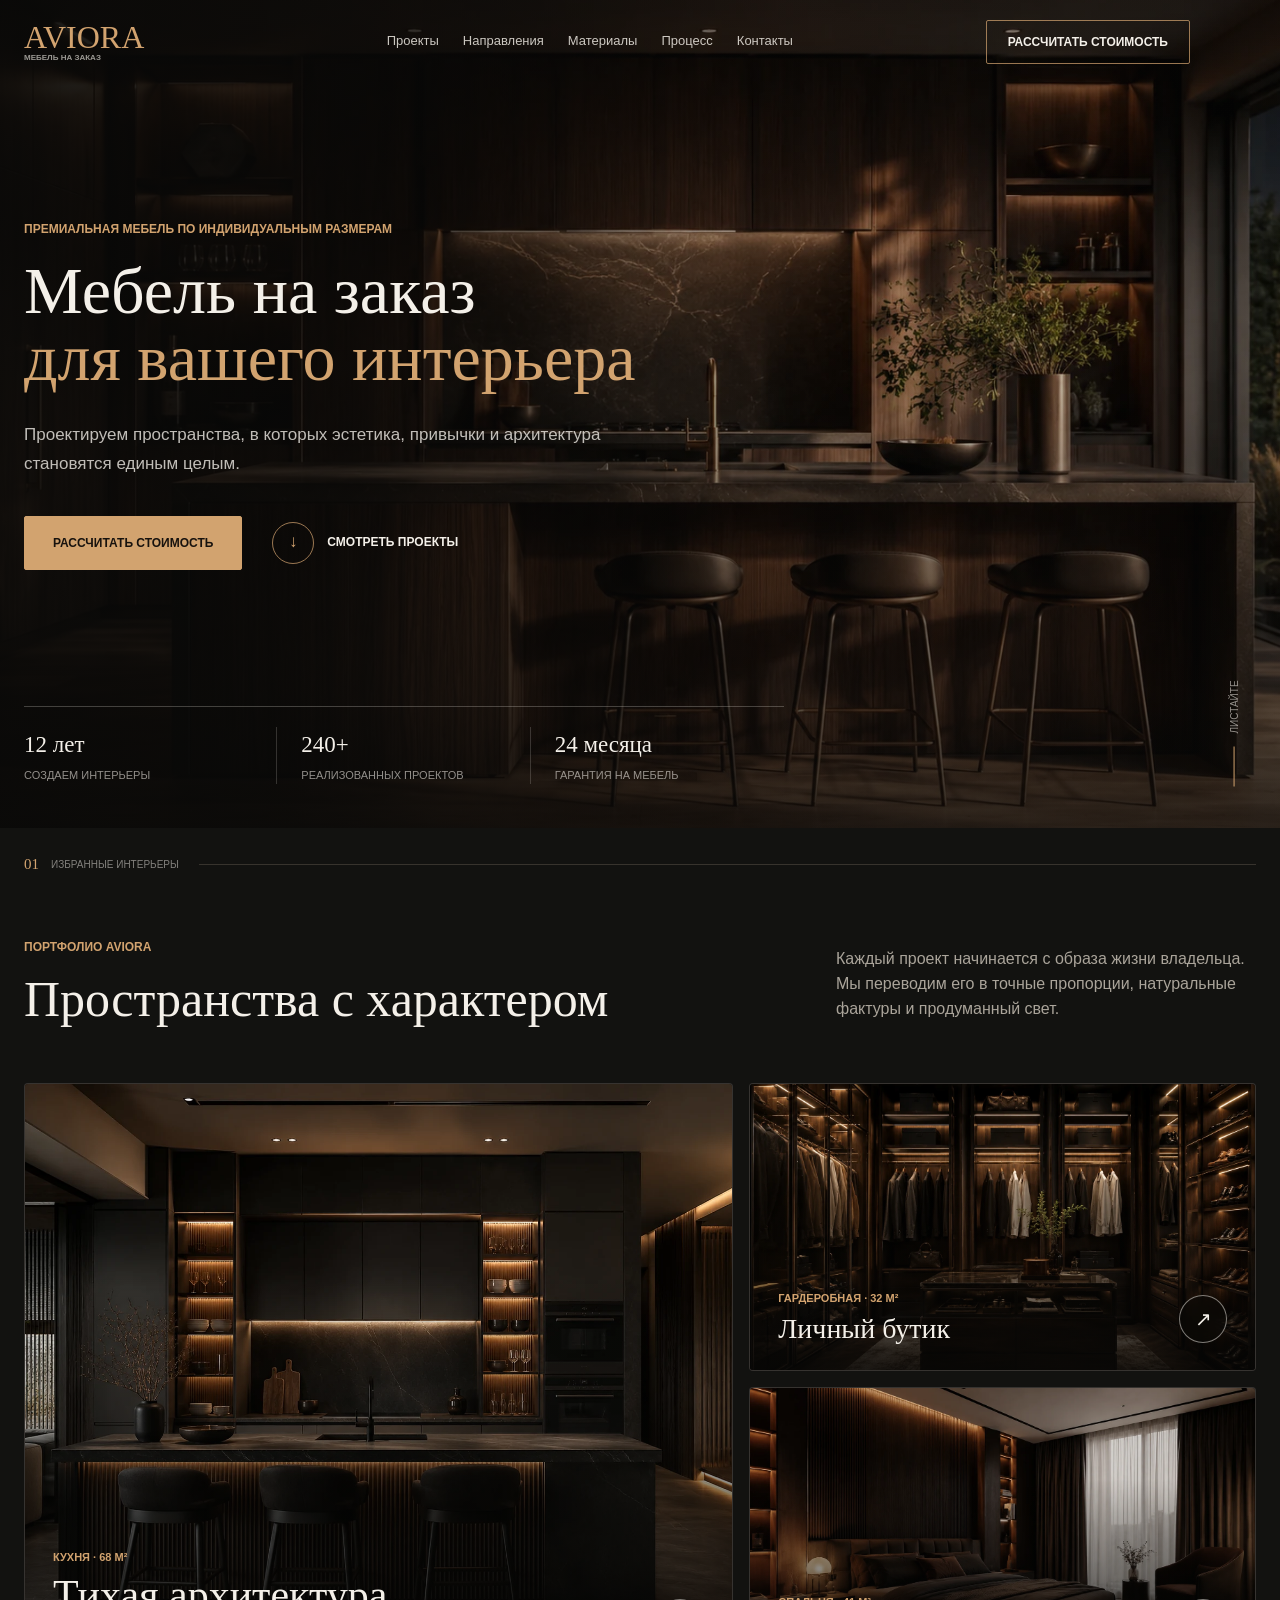
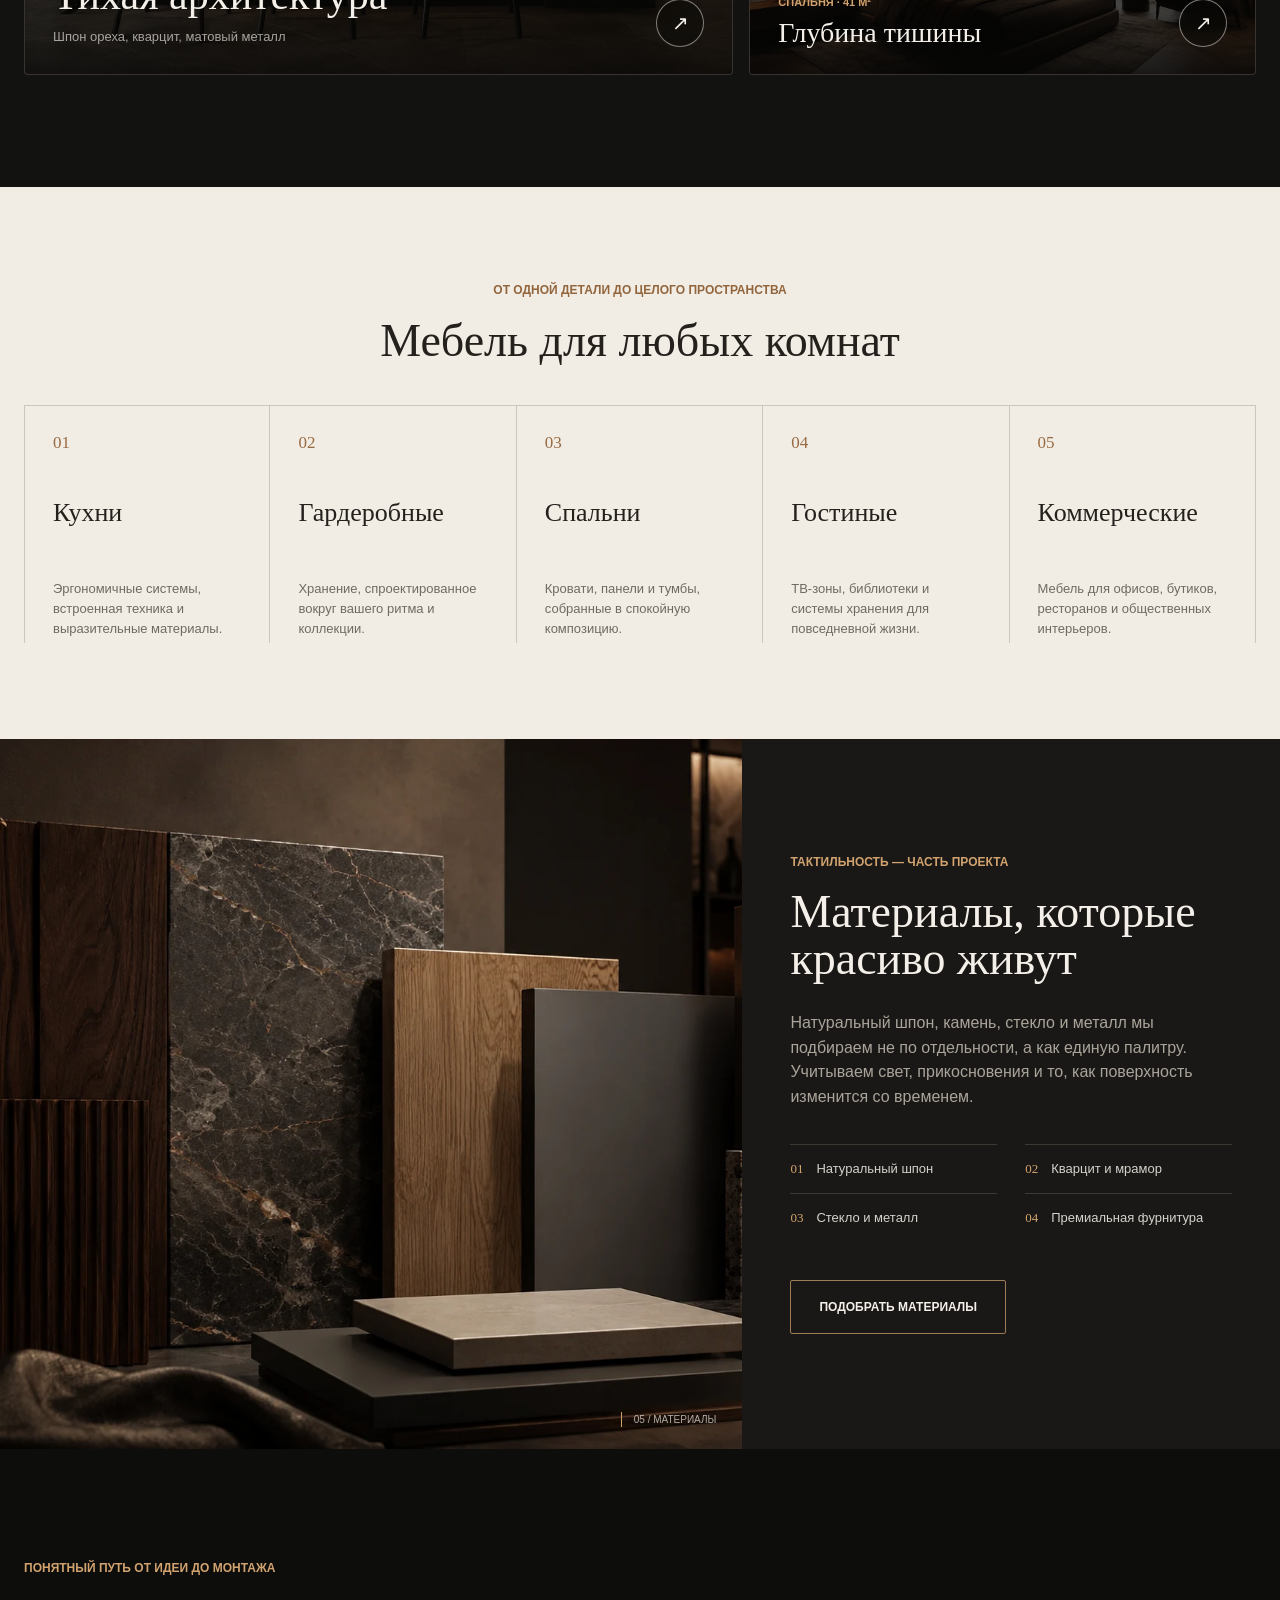
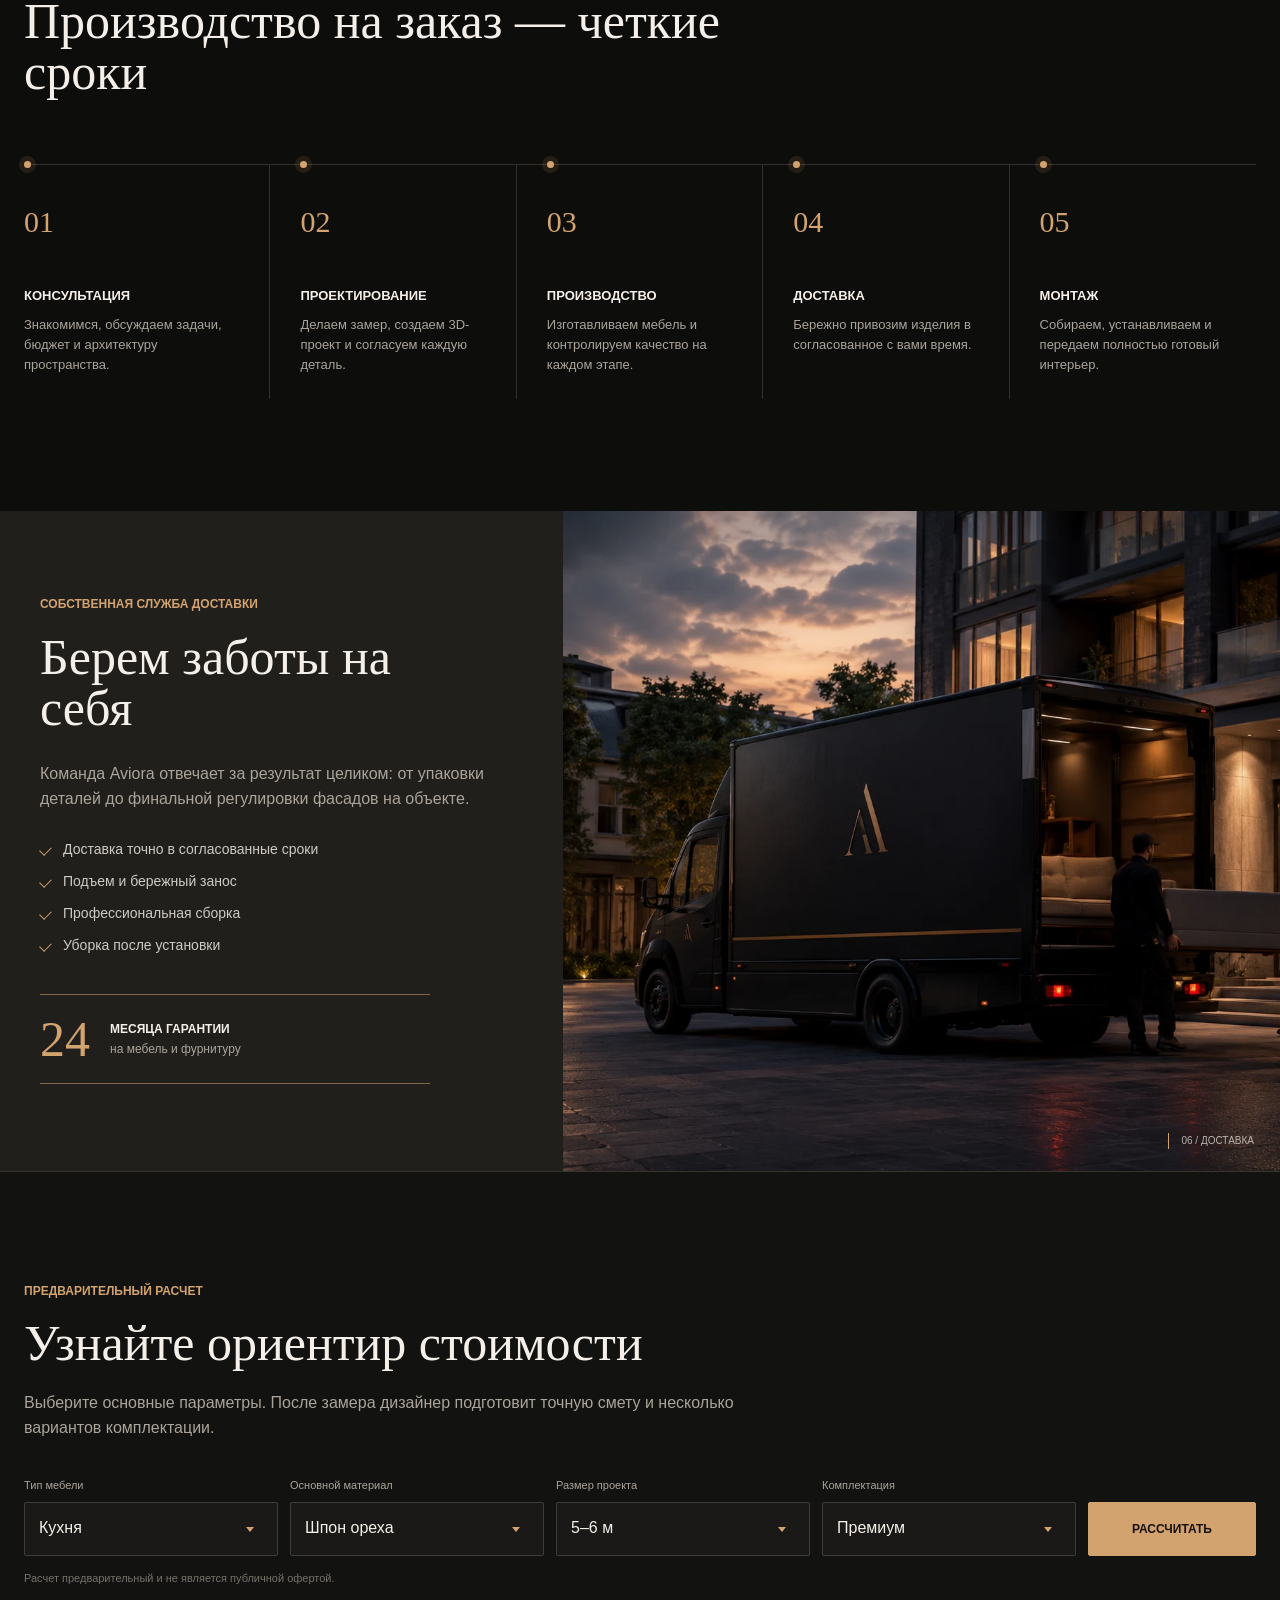
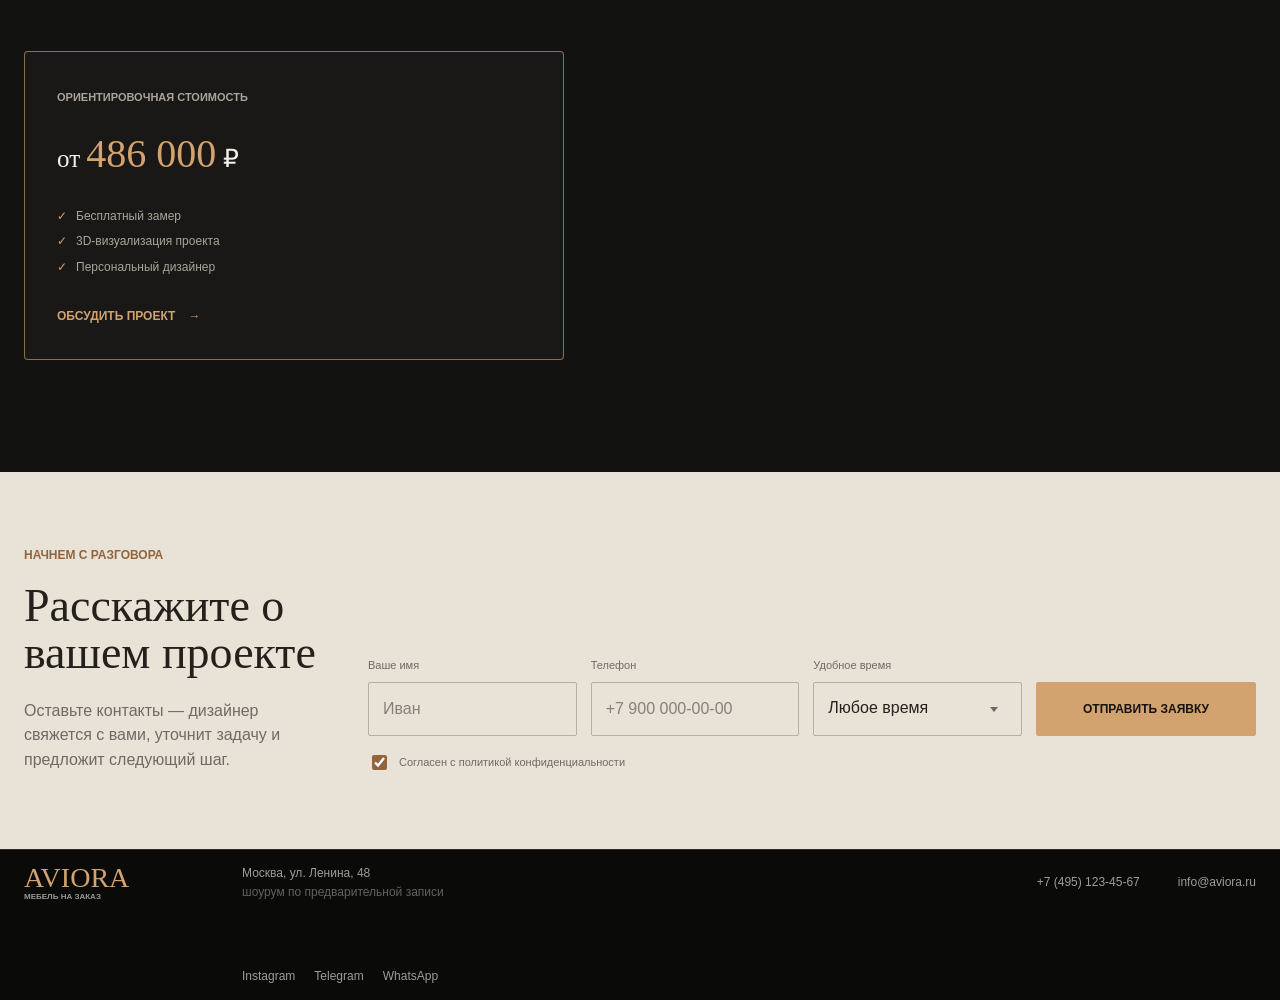
<file: aviora-landing/index.html>
<!doctype html>
<html lang="ru">
  <head>
    <meta charset="UTF-8" />
    <meta name="viewport" content="width=device-width, initial-scale=1" />
    <meta name="theme-color" content="#0d0d0c" />
    <meta
      name="description"
      content="Aviora — премиальная мебель на заказ: кухни, гардеробные, спальни и интерьерные решения по индивидуальному проекту."
    />
    <title>Aviora — мебель на заказ</title>
    <link rel="stylesheet" href="styles.css?v=3" />
    <script>document.documentElement.classList.add("js");</script>
    <script src="app.js" defer></script>
  </head>
  <body>
    <div class="scroll-progress" aria-hidden="true"><span></span></div>

    <header class="site-header" id="site-header">
      <div class="container header-inner">
        <a class="logo" href="#top" aria-label="Aviora, на главную">
          <span>Aviora</span>
          <small>мебель на заказ</small>
        </a>

        <nav class="desktop-nav" aria-label="Основная навигация">
          <a href="#projects">Проекты</a>
          <a href="#directions">Направления</a>
          <a href="#materials">Материалы</a>
          <a href="#process">Процесс</a>
          <a href="#contacts">Контакты</a>
        </nav>

        <a class="button button--line header-cta" href="#calculator">Рассчитать стоимость</a>

        <button
          class="menu-toggle"
          id="menu-toggle"
          type="button"
          aria-label="Открыть меню"
          aria-controls="mobile-nav"
          aria-expanded="false"
          title="Меню"
        >
          <span></span>
          <span></span>
        </button>
      </div>

      <nav class="mobile-nav" id="mobile-nav" aria-label="Мобильная навигация" hidden>
        <a href="#projects">Проекты</a>
        <a href="#directions">Направления</a>
        <a href="#materials">Материалы</a>
        <a href="#process">Процесс</a>
        <a href="#contacts">Контакты</a>
        <a class="button button--gold" href="#calculator">Рассчитать стоимость</a>
      </nav>
    </header>

    <main id="top">
      <section class="hero" aria-labelledby="hero-title">
        <img
          class="hero-image"
          src="assets/hero-kitchen.webp"
          alt="Кухня Aviora из темного шпона с каменным островом"
          width="1672"
          height="941"
          fetchpriority="high"
        />
        <div class="hero-shade" aria-hidden="true"></div>

        <div class="container hero-inner">
          <div class="hero-copy">
            <p class="eyebrow">Премиальная мебель по индивидуальным размерам</p>
            <h1 id="hero-title">Мебель на заказ <span>для вашего интерьера</span></h1>
            <p class="hero-lead">
              Проектируем пространства, в которых эстетика, привычки и архитектура становятся единым целым.
            </p>
            <div class="hero-actions">
              <a class="button button--gold" href="#calculator">Рассчитать стоимость</a>
              <a class="text-link" href="#projects">
                <span class="circle-arrow" aria-hidden="true">↓</span>
                Смотреть проекты
              </a>
            </div>
          </div>

          <div class="hero-facts" aria-label="Ключевые преимущества">
            <div><strong>12 лет</strong><span>создаем интерьеры</span></div>
            <div><strong>240+</strong><span>реализованных проектов</span></div>
            <div><strong>24 месяца</strong><span>гарантия на мебель</span></div>
          </div>
        </div>

        <a class="scroll-cue" href="#projects" aria-label="Перейти к проектам">
          <span></span>
          Листайте
        </a>
      </section>

      <section class="section projects" id="projects" aria-labelledby="projects-title">
        <div class="section-teaser container" aria-hidden="true">
          <span>01</span>
          Избранные интерьеры
        </div>
        <div class="container">
          <div class="section-heading reveal">
            <div>
              <p class="eyebrow">Портфолио Aviora</p>
              <h2 id="projects-title">Пространства с характером</h2>
            </div>
            <p>
              Каждый проект начинается с образа жизни владельца. Мы переводим его в точные пропорции, натуральные фактуры и продуманный свет.
            </p>
          </div>

          <div class="project-grid">
            <article class="project-card project-card--feature reveal">
              <img
                src="assets/project-kitchen.webp"
                alt="Черная кухня с подсвеченными витринами и островом"
                width="1448"
                height="1086"
                loading="lazy"
              />
              <div class="project-overlay">
                <div>
                  <span>Кухня · 68 м²</span>
                  <h3>Тихая архитектура</h3>
                  <p>Шпон ореха, кварцит, матовый металл</p>
                </div>
                <button
                  class="project-open"
                  type="button"
                  aria-label="Открыть проект Тихая архитектура"
                  title="Открыть проект"
                  data-project
                  data-image="assets/project-kitchen.webp"
                  data-title="Тихая архитектура"
                  data-meta="Кухня · шпон ореха, кварцит, матовый металл"
                >
                  ↗
                </button>
              </div>
            </article>

            <article class="project-card reveal">
              <img
                src="assets/project-wardrobe.webp"
                alt="Гардеробная из темного дерева с теплой подсветкой"
                width="1448"
                height="1086"
                loading="lazy"
              />
              <div class="project-overlay">
                <div>
                  <span>Гардеробная · 32 м²</span>
                  <h3>Личный бутик</h3>
                </div>
                <button
                  class="project-open"
                  type="button"
                  aria-label="Открыть проект Личный бутик"
                  title="Открыть проект"
                  data-project
                  data-image="assets/project-wardrobe.webp"
                  data-title="Личный бутик"
                  data-meta="Гардеробная · темный дуб, стекло, латунь"
                >
                  ↗
                </button>
              </div>
            </article>

            <article class="project-card reveal">
              <img
                src="assets/project-bedroom.webp"
                alt="Спальня в темном дереве с мягкими панелями"
                width="1448"
                height="1086"
                loading="lazy"
              />
              <div class="project-overlay">
                <div>
                  <span>Спальня · 41 м²</span>
                  <h3>Глубина тишины</h3>
                </div>
                <button
                  class="project-open"
                  type="button"
                  aria-label="Открыть проект Глубина тишины"
                  title="Открыть проект"
                  data-project
                  data-image="assets/project-bedroom.webp"
                  data-title="Глубина тишины"
                  data-meta="Спальня · стеновые панели, текстиль, натуральный дуб"
                >
                  ↗
                </button>
              </div>
            </article>
          </div>
        </div>
      </section>

      <section class="directions" id="directions" aria-labelledby="directions-title">
        <div class="container directions-inner">
          <div class="directions-title reveal">
            <p class="eyebrow">От одной детали до целого пространства</p>
            <h2 id="directions-title">Мебель для любых комнат</h2>
          </div>

          <div class="direction-list">
            <article class="direction-item reveal">
              <span>01</span>
              <h3>Кухни</h3>
              <p>Эргономичные системы, встроенная техника и выразительные материалы.</p>
            </article>
            <article class="direction-item reveal">
              <span>02</span>
              <h3>Гардеробные</h3>
              <p>Хранение, спроектированное вокруг вашего ритма и коллекции.</p>
            </article>
            <article class="direction-item reveal">
              <span>03</span>
              <h3>Спальни</h3>
              <p>Кровати, панели и тумбы, собранные в спокойную композицию.</p>
            </article>
            <article class="direction-item reveal">
              <span>04</span>
              <h3>Гостиные</h3>
              <p>ТВ-зоны, библиотеки и системы хранения для повседневной жизни.</p>
            </article>
            <article class="direction-item reveal">
              <span>05</span>
              <h3>Коммерческие</h3>
              <p>Мебель для офисов, бутиков, ресторанов и общественных интерьеров.</p>
            </article>
          </div>
        </div>
      </section>

      <section class="materials" id="materials" aria-labelledby="materials-title">
        <div class="materials-media reveal">
          <img
            src="assets/materials.webp"
            alt="Образцы темного шпона, камня, металла и рифленых панелей"
            width="1672"
            height="941"
            loading="lazy"
          />
          <span class="image-index">05 / Материалы</span>
        </div>

        <div class="materials-copy reveal">
          <p class="eyebrow">Тактильность — часть проекта</p>
          <h2 id="materials-title">Материалы, которые красиво живут</h2>
          <p>
            Натуральный шпон, камень, стекло и металл мы подбираем не по отдельности, а как единую палитру. Учитываем свет, прикосновения и то, как поверхность изменится со временем.
          </p>
          <ul class="material-list">
            <li><span>01</span>Натуральный шпон</li>
            <li><span>02</span>Кварцит и мрамор</li>
            <li><span>03</span>Стекло и металл</li>
            <li><span>04</span>Премиальная фурнитура</li>
          </ul>
          <a class="button button--line" href="#contacts">Подобрать материалы</a>
        </div>
      </section>

      <section class="section process" id="process" aria-labelledby="process-title">
        <div class="container">
          <div class="process-heading reveal">
            <p class="eyebrow">Понятный путь от идеи до монтажа</p>
            <h2 id="process-title">Производство на заказ — четкие сроки</h2>
          </div>

          <div class="process-track">
            <article class="process-step reveal">
              <span class="step-number">01</span>
              <h3>Консультация</h3>
              <p>Знакомимся, обсуждаем задачи, бюджет и архитектуру пространства.</p>
            </article>
            <article class="process-step reveal">
              <span class="step-number">02</span>
              <h3>Проектирование</h3>
              <p>Делаем замер, создаем 3D-проект и согласуем каждую деталь.</p>
            </article>
            <article class="process-step reveal">
              <span class="step-number">03</span>
              <h3>Производство</h3>
              <p>Изготавливаем мебель и контролируем качество на каждом этапе.</p>
            </article>
            <article class="process-step reveal">
              <span class="step-number">04</span>
              <h3>Доставка</h3>
              <p>Бережно привозим изделия в согласованное с вами время.</p>
            </article>
            <article class="process-step reveal">
              <span class="step-number">05</span>
              <h3>Монтаж</h3>
              <p>Собираем, устанавливаем и передаем полностью готовый интерьер.</p>
            </article>
          </div>
        </div>
      </section>

      <section class="delivery" aria-labelledby="delivery-title">
        <div class="delivery-copy reveal">
          <p class="eyebrow">Собственная служба доставки</p>
          <h2 id="delivery-title">Берем заботы на себя</h2>
          <p>
            Команда Aviora отвечает за результат целиком: от упаковки деталей до финальной регулировки фасадов на объекте.
          </p>
          <ul class="check-list">
            <li>Доставка точно в согласованные сроки</li>
            <li>Подъем и бережный занос</li>
            <li>Профессиональная сборка</li>
            <li>Уборка после установки</li>
          </ul>
          <div class="guarantee">
            <span class="guarantee-number">24</span>
            <div><strong>месяца гарантии</strong><p>на мебель и фурнитуру</p></div>
          </div>
        </div>

        <div class="delivery-media reveal">
          <img
            src="assets/delivery.webp"
            alt="Фирменная служба Aviora доставляет мебель в жилой комплекс"
            width="1672"
            height="941"
            loading="lazy"
          />
          <span class="image-index">06 / Доставка</span>
        </div>
      </section>

      <section class="section calculator" id="calculator" aria-labelledby="calculator-title">
        <div class="container calculator-layout">
          <div class="calculator-main reveal">
            <p class="eyebrow">Предварительный расчет</p>
            <h2 id="calculator-title">Узнайте ориентир стоимости</h2>
            <p class="calculator-intro">
              Выберите основные параметры. После замера дизайнер подготовит точную смету и несколько вариантов комплектации.
            </p>

            <form class="calculator-form" id="calculator-form">
              <label class="select-control">
                <span>Тип мебели</span>
                <select id="furniture-type" name="type">
                  <option value="486000">Кухня</option>
                  <option value="360000">Гардеробная</option>
                  <option value="290000">Шкаф</option>
                  <option value="410000">Спальня</option>
                  <option value="520000">Гостиная</option>
                </select>
              </label>

              <label class="select-control">
                <span>Основной материал</span>
                <select id="material" name="material">
                  <option value="1">Шпон ореха</option>
                  <option value="1.12">Дуб</option>
                  <option value="1.24">Эмаль</option>
                  <option value="1.36">Камень и шпон</option>
                </select>
              </label>

              <label class="select-control">
                <span>Размер проекта</span>
                <select id="project-size" name="size">
                  <option value="0.78">До 4 м</option>
                  <option value="1" selected>5–6 м</option>
                  <option value="1.24">7–9 м</option>
                  <option value="1.48">Более 9 м</option>
                </select>
              </label>

              <label class="select-control">
                <span>Комплектация</span>
                <select id="finish" name="finish">
                  <option value="1">Премиум</option>
                  <option value="1.18">Премиум+</option>
                  <option value="1.34">Коллекционная</option>
                </select>
              </label>

              <button class="button button--gold" type="submit">Рассчитать</button>
            </form>
            <p class="calculator-note">Расчет предварительный и не является публичной офертой.</p>
          </div>

          <aside class="price-panel reveal" aria-live="polite">
            <span>Ориентировочная стоимость</span>
            <p>от <strong id="price-value">486 000</strong> ₽</p>
            <ul>
              <li>Бесплатный замер</li>
              <li>3D-визуализация проекта</li>
              <li>Персональный дизайнер</li>
            </ul>
            <a class="text-link" href="#contacts">Обсудить проект <span aria-hidden="true">→</span></a>
          </aside>
        </div>
      </section>

      <section class="contact" id="contacts" aria-labelledby="contact-title">
        <div class="container contact-layout">
          <div class="contact-copy reveal">
            <p class="eyebrow">Начнем с разговора</p>
            <h2 id="contact-title">Расскажите о вашем проекте</h2>
            <p>Оставьте контакты — дизайнер свяжется с вами, уточнит задачу и предложит следующий шаг.</p>
          </div>

          <form class="contact-form reveal" id="contact-form">
            <label>
              <span>Ваше имя</span>
              <input type="text" name="name" placeholder="Иван" autocomplete="name" required />
            </label>
            <label>
              <span>Телефон</span>
              <input type="tel" name="phone" placeholder="+7 900 000-00-00" autocomplete="tel" required />
            </label>
            <label class="select-control">
              <span>Удобное время</span>
              <select name="time">
                <option>Любое время</option>
                <option>09:00–12:00</option>
                <option>12:00–16:00</option>
                <option>16:00–20:00</option>
              </select>
            </label>
            <button class="button button--gold" type="submit">Отправить заявку</button>
            <label class="consent">
              <input type="checkbox" required checked />
              <span>Согласен с политикой конфиденциальности</span>
            </label>
          </form>
        </div>
      </section>
    </main>

    <footer class="footer">
      <div class="container footer-inner">
        <a class="logo" href="#top" aria-label="Aviora, наверх">
          <span>Aviora</span>
          <small>мебель на заказ</small>
        </a>
        <p>Москва, ул. Ленина, 48<br /><span>шоурум по предварительной записи</span></p>
        <a href="tel:+74951234567">+7 (495) 123-45-67</a>
        <a href="mailto:info@aviora.ru">info@aviora.ru</a>
        <div class="social-links" aria-label="Социальные сети">
          <a href="#contacts">Instagram</a>
          <a href="#contacts">Telegram</a>
          <a href="#contacts">WhatsApp</a>
        </div>
      </div>
    </footer>

    <dialog class="project-dialog" id="project-dialog">
      <button class="dialog-close" id="dialog-close" type="button" aria-label="Закрыть" title="Закрыть">×</button>
      <img id="dialog-image" src="assets/project-kitchen.webp" alt="" />
      <div class="dialog-caption">
        <span id="dialog-meta"></span>
        <h2 id="dialog-title"></h2>
      </div>
    </dialog>

    <div class="toast" id="toast" role="status" aria-live="polite">
      <strong>Заявка отправлена</strong>
      <span>Дизайнер свяжется с вами в ближайшее время.</span>
    </div>
  </body>
</html>
</file>
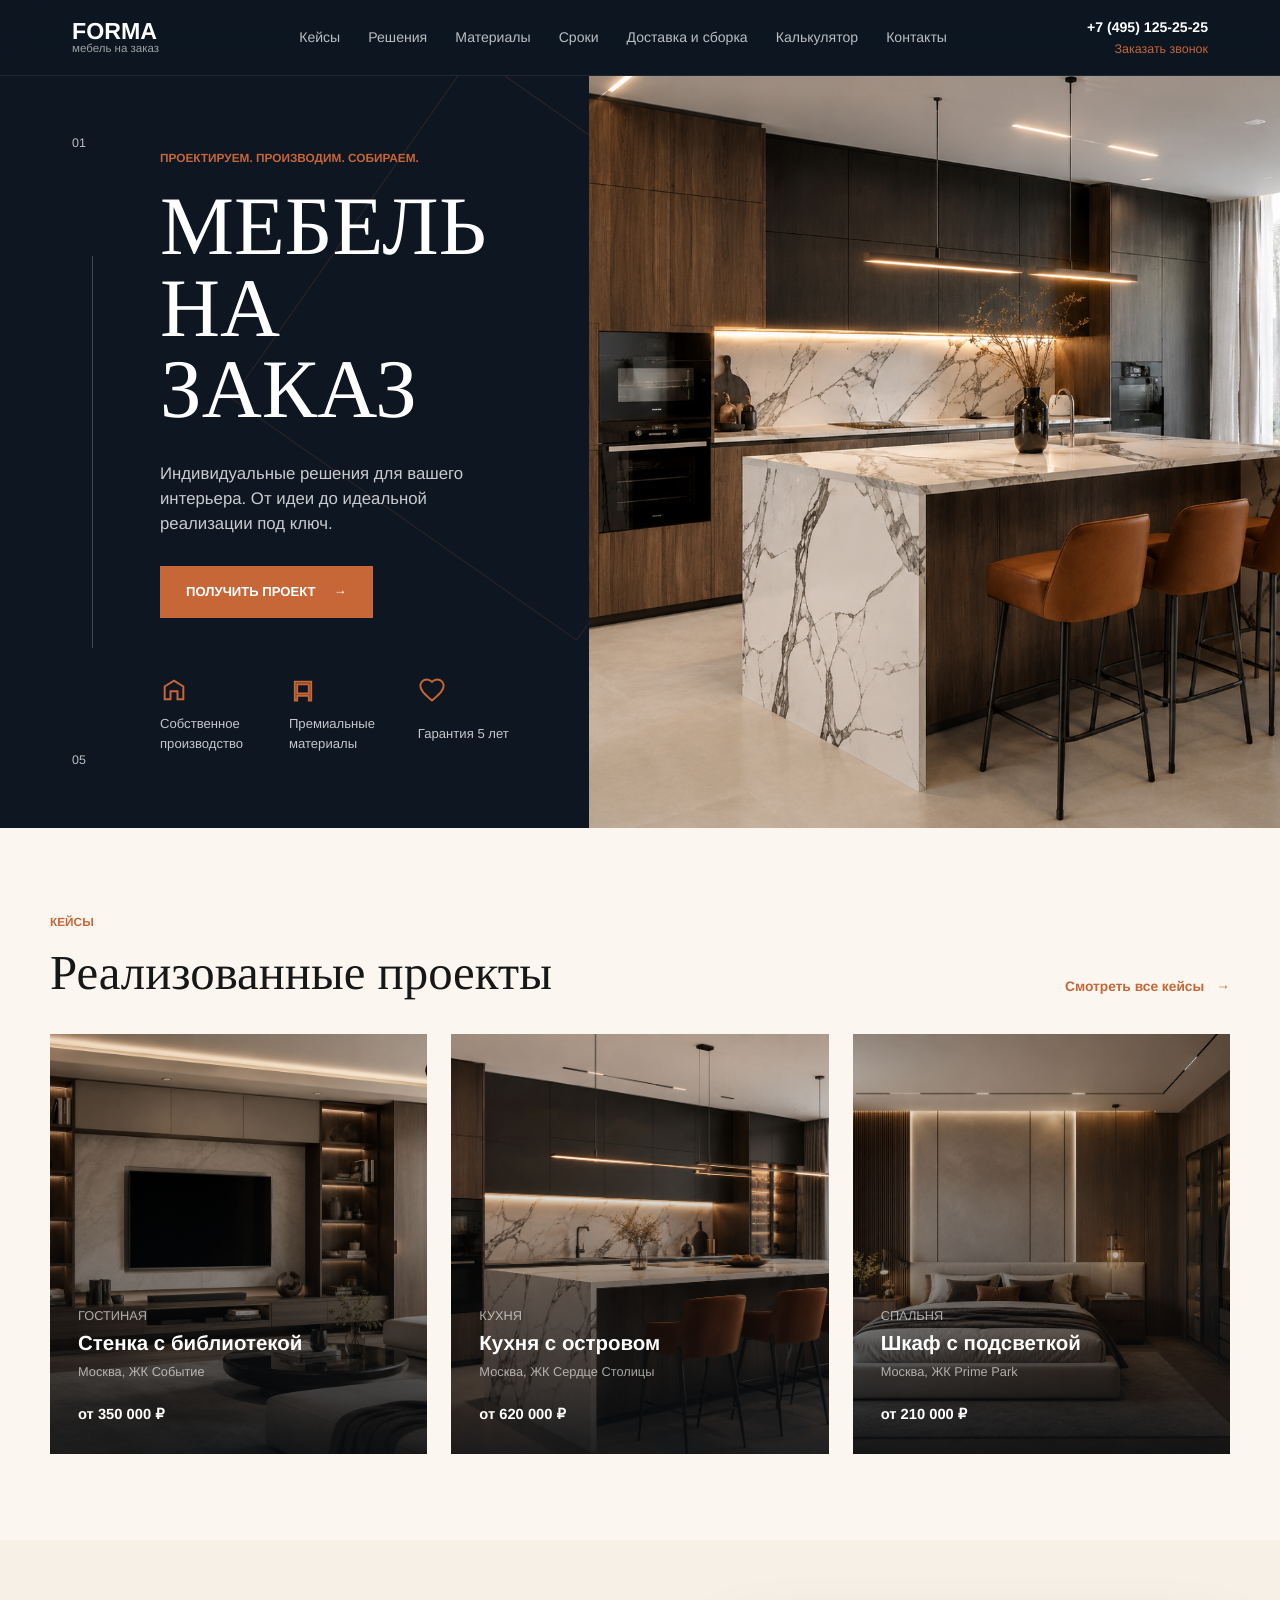
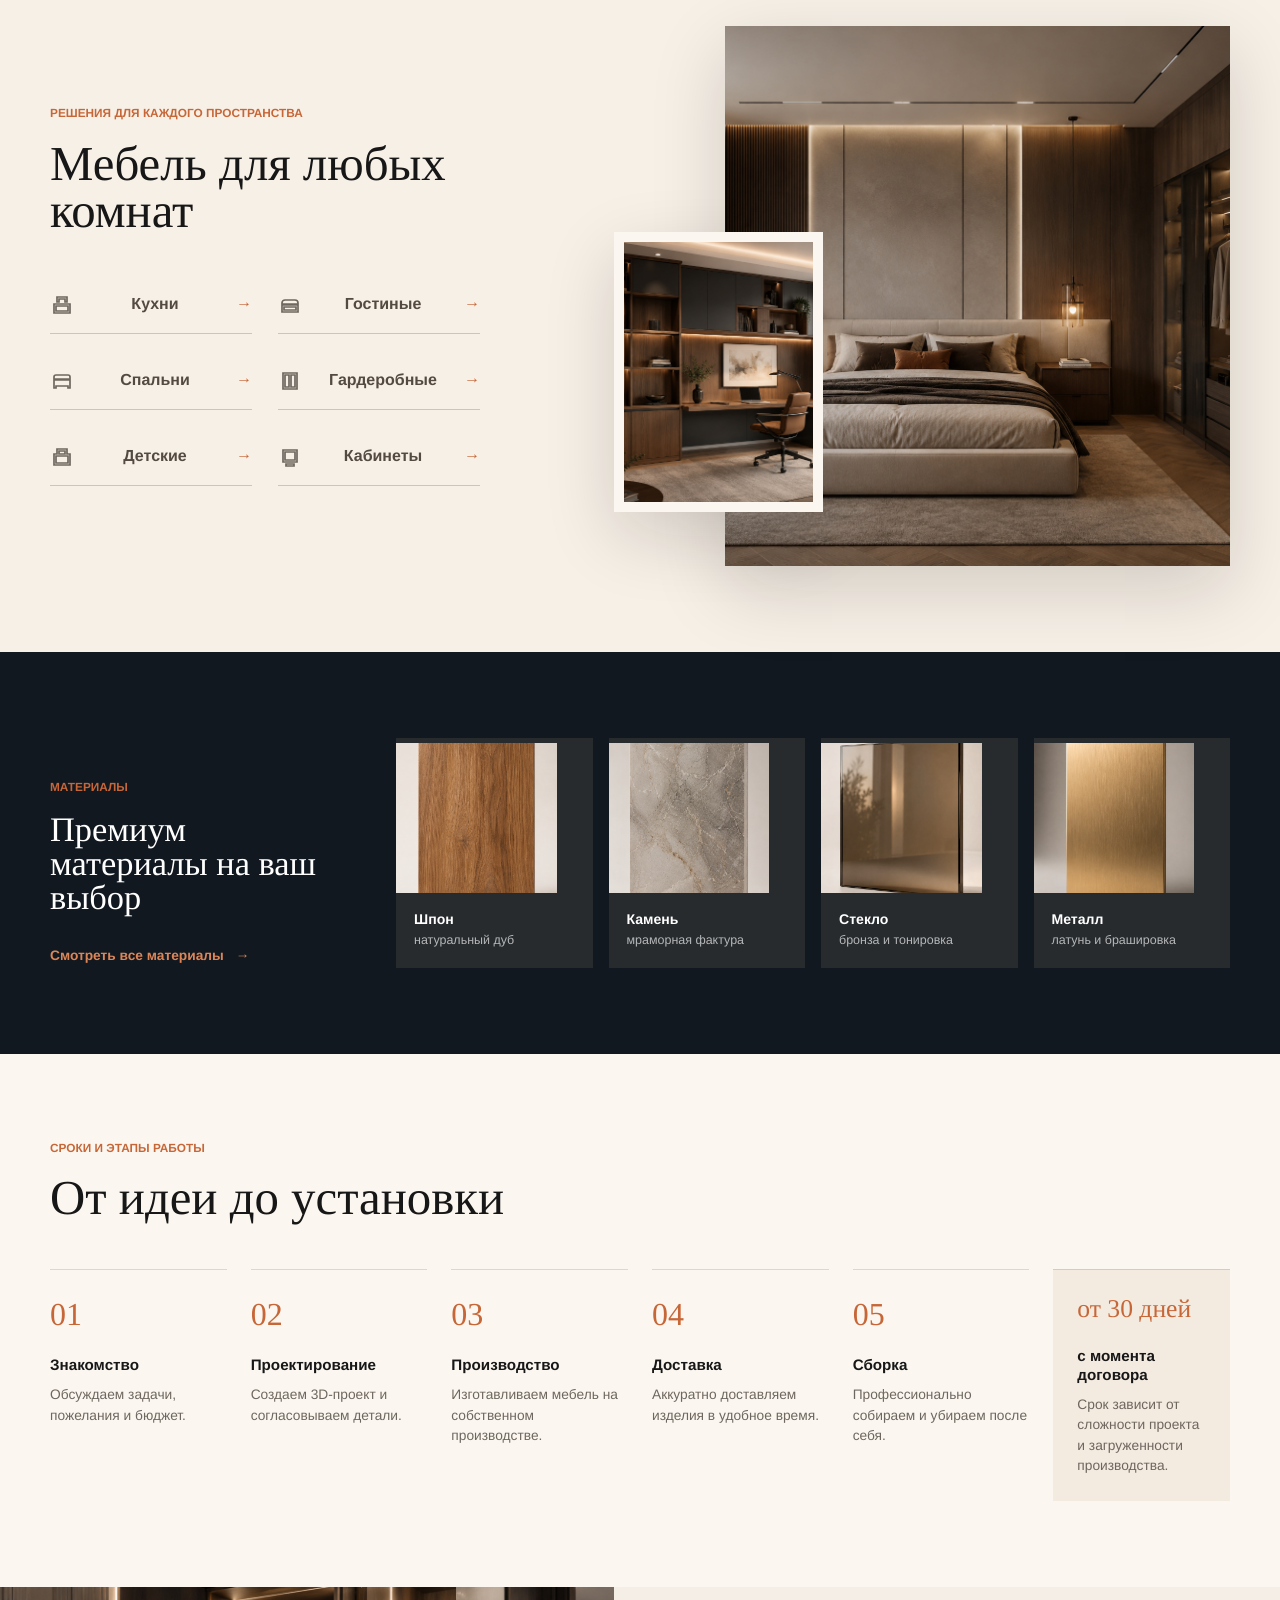
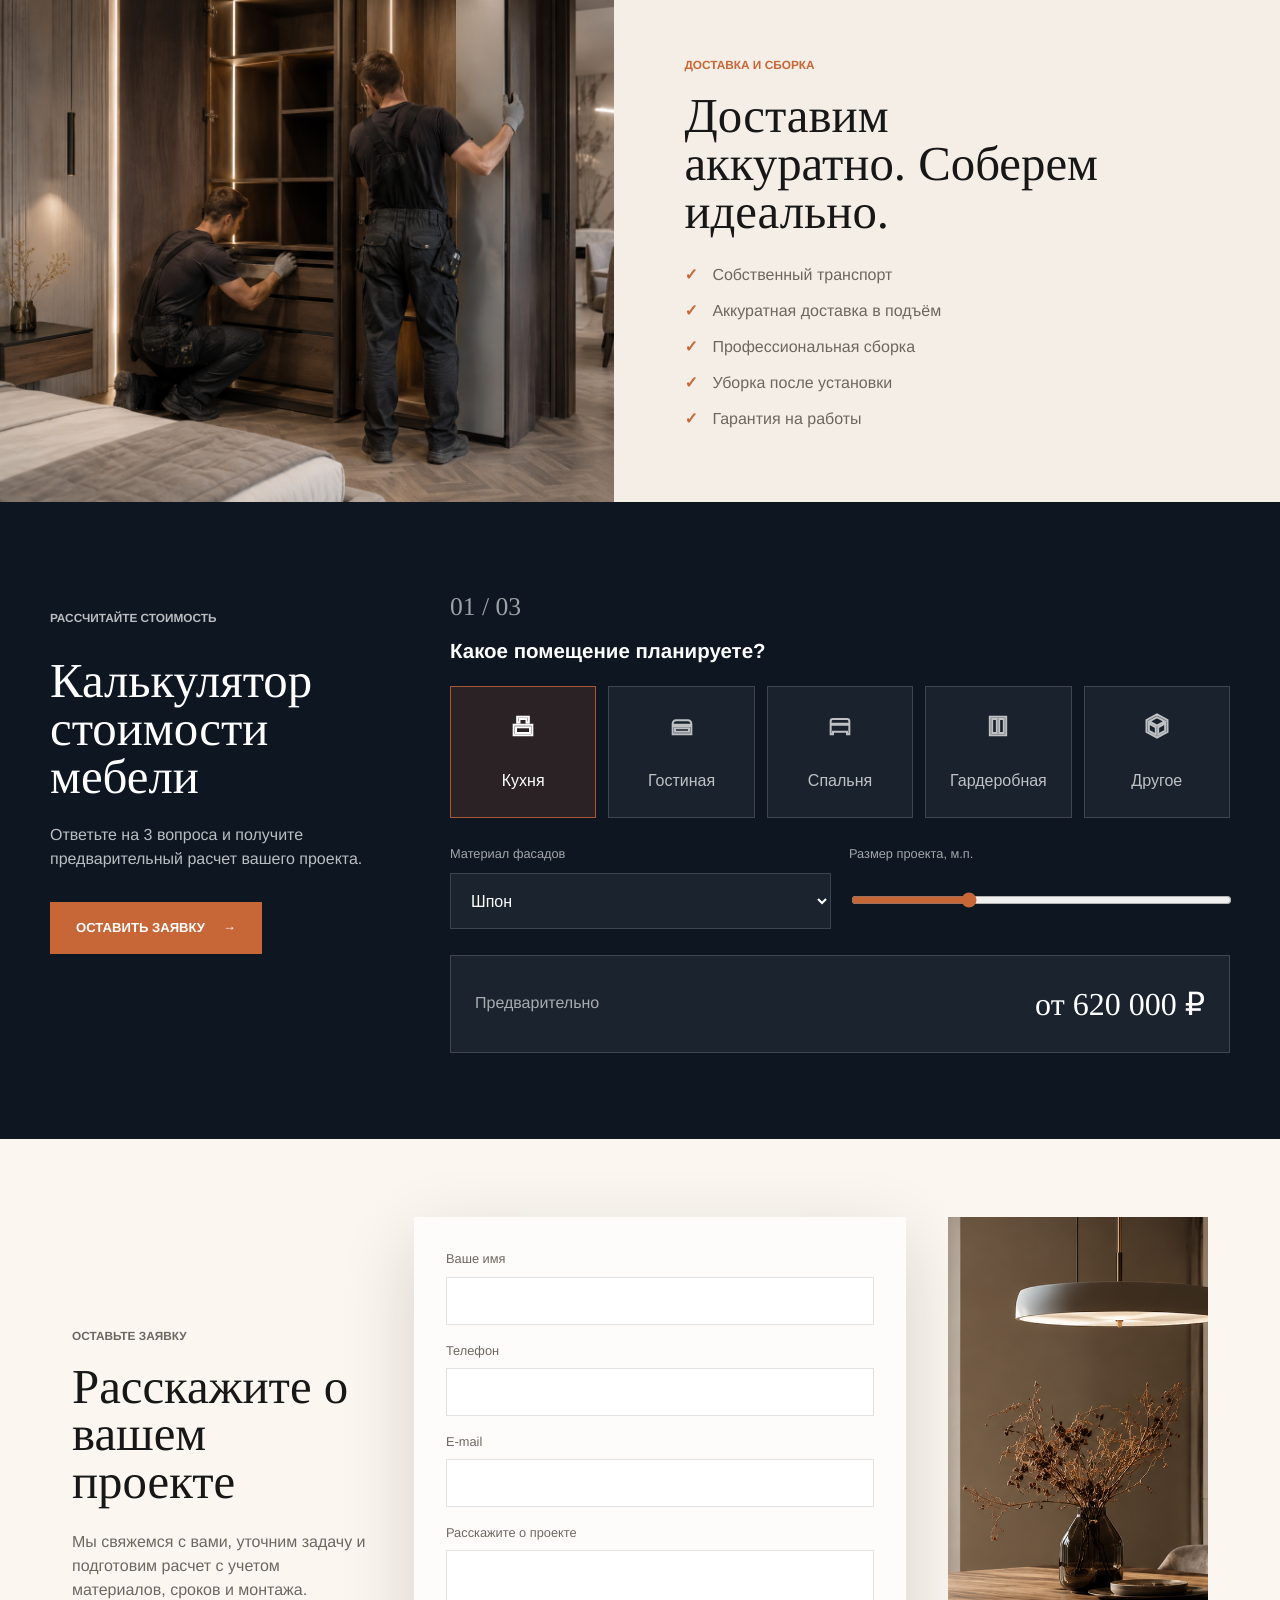
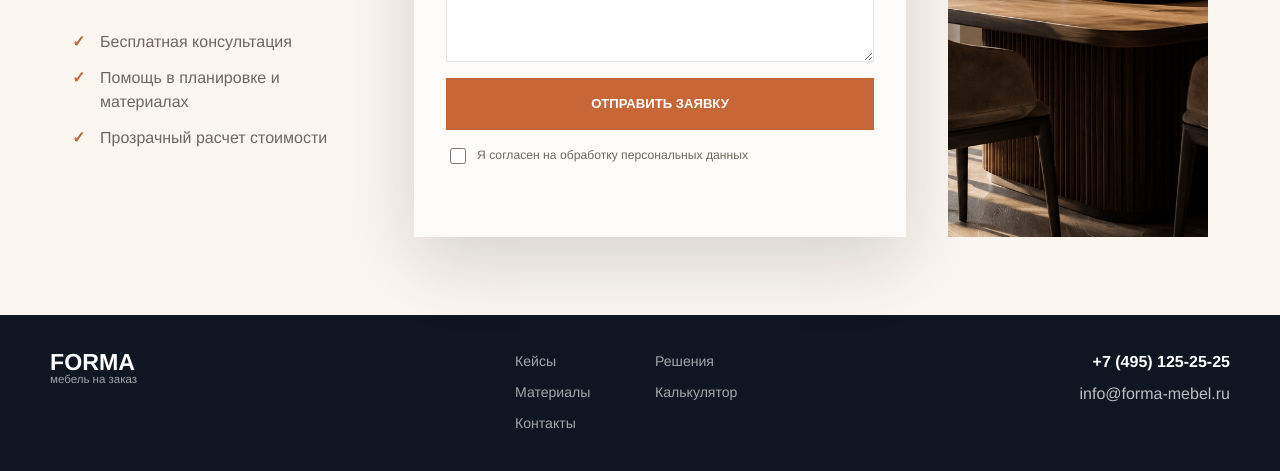
<file: forma-site/index.html>
<!doctype html>
<html lang="ru">
  <head>
    <meta charset="UTF-8" />
    <meta name="viewport" content="width=device-width, initial-scale=1.0" />
    <meta
      name="description"
      content="FORMA - мебель на заказ: кухни, гардеробные, гостиные, спальни и детские под ключ."
    />
    <title>FORMA - мебель на заказ</title>
    <link rel="stylesheet" href="styles.css?v=4" />
    <script src="script.js?v=4" defer></script>
  </head>
  <body>
    <header class="site-header" data-header>
      <a class="brand" href="#top" aria-label="FORMA на главную">
        <span class="brand__name">FORMA</span>
        <span class="brand__caption">мебель на заказ</span>
      </a>

      <nav class="main-nav" aria-label="Основная навигация" data-nav>
        <a href="#cases">Кейсы</a>
        <a href="#solutions">Решения</a>
        <a href="#materials">Материалы</a>
        <a href="#steps">Сроки</a>
        <a href="#delivery">Доставка и сборка</a>
        <a href="#calculator">Калькулятор</a>
        <a href="#contacts">Контакты</a>
      </nav>

      <div class="header-contact">
        <a href="tel:+74951252525">+7 (495) 125-25-25</a>
        <a href="#contacts">Заказать звонок</a>
      </div>

      <button class="menu-toggle" type="button" aria-label="Открыть меню" aria-expanded="false" data-menu-toggle>
        <span></span>
        <span></span>
      </button>
    </header>

    <main id="top">
      <section class="hero" aria-labelledby="hero-title">
        <div class="hero__content">
          <div class="hero__counter">
            <span>01</span>
            <span>05</span>
          </div>
          <div class="hero__copy">
            <p class="eyebrow">Проектируем. Производим. Собираем.</p>
            <h1 id="hero-title">Мебель на заказ</h1>
            <p class="lead">
              Индивидуальные решения для вашего интерьера. От идеи до идеальной реализации под ключ.
            </p>
            <a class="button button--accent" href="#contacts">
              Получить проект
              <span aria-hidden="true">→</span>
            </a>
            <div class="hero-features" aria-label="Преимущества">
              <span>
                <svg viewBox="0 0 24 24" aria-hidden="true">
                  <path d="M4 20V9l8-5 8 5v11h-5v-7H9v7H4Z" />
                </svg>
                Собственное производство
              </span>
              <span>
                <svg viewBox="0 0 24 24" aria-hidden="true">
                  <path d="M5 21V5h14v16h-2v-4H7v4H5Zm2-6h10V7H7v8Z" />
                </svg>
                Премиальные материалы
              </span>
              <span>
                <svg viewBox="0 0 24 24" aria-hidden="true">
                  <path d="m12 21-1.3-1.16C5.4 15.14 2 12.12 2 8.42 2 5.4 4.42 3 7.44 3 9.14 3 10.78 3.8 12 5.06 13.22 3.8 14.86 3 16.56 3 19.58 3 22 5.4 22 8.42c0 3.7-3.4 6.72-8.7 11.43L12 21Z" />
                </svg>
                Гарантия 5 лет
              </span>
            </div>
          </div>
        </div>
        <div class="hero__media">
          <img src="assets/images/kitchen-warm.png" alt="Современная кухня на заказ с мраморным островом" />
        </div>
      </section>

      <section class="section section--light" id="cases" aria-labelledby="cases-title">
        <div class="container section-head">
          <div>
            <p class="eyebrow">Кейсы</p>
            <h2 id="cases-title">Реализованные проекты</h2>
          </div>
          <a class="text-link" href="#contacts">Смотреть все кейсы <span aria-hidden="true">→</span></a>
        </div>

        <div class="container case-grid">
          <article class="case-card">
            <img src="assets/images/living-room.png" alt="Гостиная с библиотекой и ТВ-зоной" loading="lazy" />
            <div class="case-card__body">
              <p>Гостиная</p>
              <h3>Стенка с библиотекой</h3>
              <span>Москва, ЖК Событие</span>
              <strong>от 350 000 ₽</strong>
            </div>
          </article>
          <article class="case-card">
            <img src="assets/images/kitchen-city.png" alt="Кухня с островом и барными стульями" loading="lazy" />
            <div class="case-card__body">
              <p>Кухня</p>
              <h3>Кухня с островом</h3>
              <span>Москва, ЖК Сердце Столицы</span>
              <strong>от 620 000 ₽</strong>
            </div>
          </article>
          <article class="case-card">
            <img src="assets/images/bedroom-suite.png" alt="Спальня с подсветкой и стеклянным шкафом" loading="lazy" />
            <div class="case-card__body">
              <p>Спальня</p>
              <h3>Шкаф с подсветкой</h3>
              <span>Москва, ЖК Prime Park</span>
              <strong>от 210 000 ₽</strong>
            </div>
          </article>
        </div>
      </section>

      <section class="section section--cream" id="solutions" aria-labelledby="solutions-title">
        <div class="container solutions">
          <div class="solutions__copy">
            <p class="eyebrow">Решения для каждого пространства</p>
            <h2 id="solutions-title">Мебель для любых комнат</h2>
            <div class="room-list">
              <a href="#calculator">
                <svg viewBox="0 0 24 24" aria-hidden="true">
                  <path d="M4 11h16v9H4v-9Zm2 2v5h12v-5H6Zm1-4V4h10v5h-2V6H9v3H7Z" />
                </svg>
                Кухни
              </a>
              <a href="#calculator">
                <svg viewBox="0 0 24 24" aria-hidden="true">
                  <path d="M4 12h16v7H4v-7Zm2 2v3h12v-3H6Zm1-7h10a3 3 0 0 1 3 3v1H4v-1a3 3 0 0 1 3-3Z" />
                </svg>
                Гостиные
              </a>
              <a href="#calculator">
                <svg viewBox="0 0 24 24" aria-hidden="true">
                  <path d="M4 11h16v8h-2v-2H6v2H4v-8Zm2-5h12a2 2 0 0 1 2 2v2H4V8a2 2 0 0 1 2-2Z" />
                </svg>
                Спальни
              </a>
              <a href="#calculator">
                <svg viewBox="0 0 24 24" aria-hidden="true">
                  <path d="M5 4h14v16H5V4Zm2 2v12h4V6H7Zm6 0v12h4V6h-4Z" />
                </svg>
                Гардеробные
              </a>
              <a href="#calculator">
                <svg viewBox="0 0 24 24" aria-hidden="true">
                  <path d="M7 4h10v5h3v11H4V9h3V4Zm2 2v3h6V6H9Zm-3 5v7h12v-7H6Z" />
                </svg>
                Детские
              </a>
              <a href="#calculator">
                <svg viewBox="0 0 24 24" aria-hidden="true">
                  <path d="M5 5h14v12H5V5Zm2 2v8h10V7H7Zm1 12h8v2H8v-2Z" />
                </svg>
                Кабинеты
              </a>
            </div>
          </div>

          <div class="solutions__media" aria-label="Примеры комнат">
            <img class="solutions__main" src="assets/images/bedroom-suite.png" alt="Спальня с мебелью на заказ" loading="lazy" />
            <img class="solutions__small" src="assets/images/home-office.png" alt="Домашний кабинет с рабочей зоной" loading="lazy" />
          </div>
        </div>
      </section>

      <section class="section section--dark" id="materials" aria-labelledby="materials-title">
        <div class="container materials">
          <div class="materials__intro">
            <p class="eyebrow">Материалы</p>
            <h2 id="materials-title">Премиум материалы на ваш выбор</h2>
            <a class="text-link text-link--warm" href="#contacts">Смотреть все материалы <span aria-hidden="true">→</span></a>
          </div>
          <div class="materials__grid">
            <article class="material-card">
              <img src="assets/images/material-oak.png" alt="Натуральный шпон дуба" loading="lazy" />
              <h3>Шпон</h3>
              <p>натуральный дуб</p>
            </article>
            <article class="material-card">
              <img src="assets/images/material-stone.png" alt="Искусственный камень с серыми прожилками" loading="lazy" />
              <h3>Камень</h3>
              <p>мраморная фактура</p>
            </article>
            <article class="material-card">
              <img src="assets/images/material-bronze-glass.png" alt="Бронзовое стекло" loading="lazy" />
              <h3>Стекло</h3>
              <p>бронза и тонировка</p>
            </article>
            <article class="material-card">
              <img src="assets/images/material-brass.png" alt="Латунная панель" loading="lazy" />
              <h3>Металл</h3>
              <p>латунь и брашировка</p>
            </article>
          </div>
        </div>
      </section>

      <section class="section section--light" id="steps" aria-labelledby="steps-title">
        <div class="container">
          <p class="eyebrow">Сроки и этапы работы</p>
          <h2 id="steps-title">От идеи до установки</h2>
          <div class="steps">
            <article>
              <span>01</span>
              <h3>Знакомство</h3>
              <p>Обсуждаем задачи, пожелания и бюджет.</p>
            </article>
            <article>
              <span>02</span>
              <h3>Проектирование</h3>
              <p>Создаем 3D-проект и согласовываем детали.</p>
            </article>
            <article>
              <span>03</span>
              <h3>Производство</h3>
              <p>Изготавливаем мебель на собственном производстве.</p>
            </article>
            <article>
              <span>04</span>
              <h3>Доставка</h3>
              <p>Аккуратно доставляем изделия в удобное время.</p>
            </article>
            <article>
              <span>05</span>
              <h3>Сборка</h3>
              <p>Профессионально собираем и убираем после себя.</p>
            </article>
            <article class="steps__highlight">
              <span>от 30 дней</span>
              <h3>с момента договора</h3>
              <p>Срок зависит от сложности проекта и загруженности производства.</p>
            </article>
          </div>
        </div>
      </section>

      <section class="delivery" id="delivery" aria-labelledby="delivery-title">
        <div class="delivery__image">
          <img src="assets/images/installation-team.png" alt="Монтажники собирают встроенный шкаф" loading="lazy" />
        </div>
        <div class="delivery__copy">
          <p class="eyebrow">Доставка и сборка</p>
          <h2 id="delivery-title">Доставим аккуратно. Соберем идеально.</h2>
          <ul class="check-list">
            <li>Собственный транспорт</li>
            <li>Аккуратная доставка в подъём</li>
            <li>Профессиональная сборка</li>
            <li>Уборка после установки</li>
            <li>Гарантия на работы</li>
          </ul>
        </div>
      </section>

      <section class="section section--navy" id="calculator" aria-labelledby="calculator-title">
        <div class="container calculator">
          <div class="calculator__intro">
            <p class="eyebrow">Рассчитайте стоимость</p>
            <h2 id="calculator-title">Калькулятор стоимости мебели</h2>
            <p>
              Ответьте на 3 вопроса и получите предварительный расчет вашего проекта.
            </p>
            <a class="button button--accent" href="#contacts">Оставить заявку <span aria-hidden="true">→</span></a>
          </div>

          <form class="calc-panel" data-calculator>
            <div class="calc-step">
              <span>01 / 03</span>
              <h3>Какое помещение планируете?</h3>
              <div class="option-grid" role="radiogroup" aria-label="Помещение">
                <button class="option is-active" type="button" data-field="room" data-value="kitchen" data-price="620000">
                  <svg viewBox="0 0 24 24" aria-hidden="true">
                    <path d="M4 11h16v9H4v-9Zm2 2v5h12v-5H6Zm1-4V4h10v5h-2V6H9v3H7Z" />
                  </svg>
                  Кухня
                </button>
                <button class="option" type="button" data-field="room" data-value="living" data-price="350000">
                  <svg viewBox="0 0 24 24" aria-hidden="true">
                    <path d="M4 12h16v7H4v-7Zm2 2v3h12v-3H6Zm1-7h10a3 3 0 0 1 3 3v1H4v-1a3 3 0 0 1 3-3Z" />
                  </svg>
                  Гостиная
                </button>
                <button class="option" type="button" data-field="room" data-value="bedroom" data-price="260000">
                  <svg viewBox="0 0 24 24" aria-hidden="true">
                    <path d="M4 11h16v8h-2v-2H6v2H4v-8Zm2-5h12a2 2 0 0 1 2 2v2H4V8a2 2 0 0 1 2-2Z" />
                  </svg>
                  Спальня
                </button>
                <button class="option" type="button" data-field="room" data-value="wardrobe" data-price="210000">
                  <svg viewBox="0 0 24 24" aria-hidden="true">
                    <path d="M5 4h14v16H5V4Zm2 2v12h4V6H7Zm6 0v12h4V6h-4Z" />
                  </svg>
                  Гардеробная
                </button>
                <button class="option" type="button" data-field="room" data-value="other" data-price="180000">
                  <svg viewBox="0 0 24 24" aria-hidden="true">
                    <path d="M12 2 3 7v10l9 5 9-5V7l-9-5Zm0 2.3 6.6 3.7-6.6 3.7L5.4 8 12 4.3ZM5 9.7l6 3.4v6.2l-6-3.4V9.7Zm8 9.6v-6.2l6-3.4v6.2l-6 3.4Z" />
                  </svg>
                  Другое
                </button>
              </div>
            </div>

            <div class="calc-row">
              <label>
                <span>Материал фасадов</span>
                <select name="material" data-material>
                  <option value="1">Шпон</option>
                  <option value="1.22">Камень / стекло</option>
                  <option value="1.38">Латунь / сложная отделка</option>
                </select>
              </label>
              <label>
                <span>Размер проекта, м.п.</span>
                <input name="meters" type="range" min="2" max="12" value="5" step="1" data-meters />
              </label>
            </div>

            <output class="calc-result" data-result>
              <span>Предварительно</span>
              <strong>от 620 000 ₽</strong>
            </output>
          </form>
        </div>
      </section>

      <section class="contact" id="contacts" aria-labelledby="contacts-title">
        <div class="contact__copy">
          <p class="eyebrow">Оставьте заявку</p>
          <h2 id="contacts-title">Расскажите о вашем проекте</h2>
          <p>
            Мы свяжемся с вами, уточним задачу и подготовим расчет с учетом материалов, сроков и монтажа.
          </p>
          <ul class="check-list">
            <li>Бесплатная консультация</li>
            <li>Помощь в планировке и материалах</li>
            <li>Прозрачный расчет стоимости</li>
          </ul>
        </div>

        <form class="request-form" data-request-form>
          <label>
            <span>Ваше имя</span>
            <input name="name" type="text" autocomplete="name" required />
          </label>
          <label>
            <span>Телефон</span>
            <input name="phone" type="tel" autocomplete="tel" required />
          </label>
          <label>
            <span>E-mail</span>
            <input name="email" type="email" autocomplete="email" />
          </label>
          <label>
            <span>Расскажите о проекте</span>
            <textarea name="message" rows="4"></textarea>
          </label>
          <button class="button button--accent button--wide" type="submit">Отправить заявку</button>
          <label class="privacy">
            <input type="checkbox" required />
            <span>Я согласен на обработку персональных данных</span>
          </label>
          <p class="form-status" role="status" data-form-status></p>
        </form>

        <div class="contact__image">
          <img src="assets/images/dining-room.png" alt="Обеденная зона в современном интерьере" loading="lazy" />
        </div>
      </section>
    </main>

    <footer class="footer">
      <div class="container footer__inner">
        <a class="brand" href="#top" aria-label="FORMA на главную">
          <span class="brand__name">FORMA</span>
          <span class="brand__caption">мебель на заказ</span>
        </a>
        <nav aria-label="Навигация в подвале">
          <a href="#cases">Кейсы</a>
          <a href="#solutions">Решения</a>
          <a href="#materials">Материалы</a>
          <a href="#calculator">Калькулятор</a>
          <a href="#contacts">Контакты</a>
        </nav>
        <div class="footer__contact">
          <a href="tel:+74951252525">+7 (495) 125-25-25</a>
          <a href="mailto:info@forma-mebel.ru">info@forma-mebel.ru</a>
        </div>
      </div>
    </footer>
  </body>
</html>
</file>
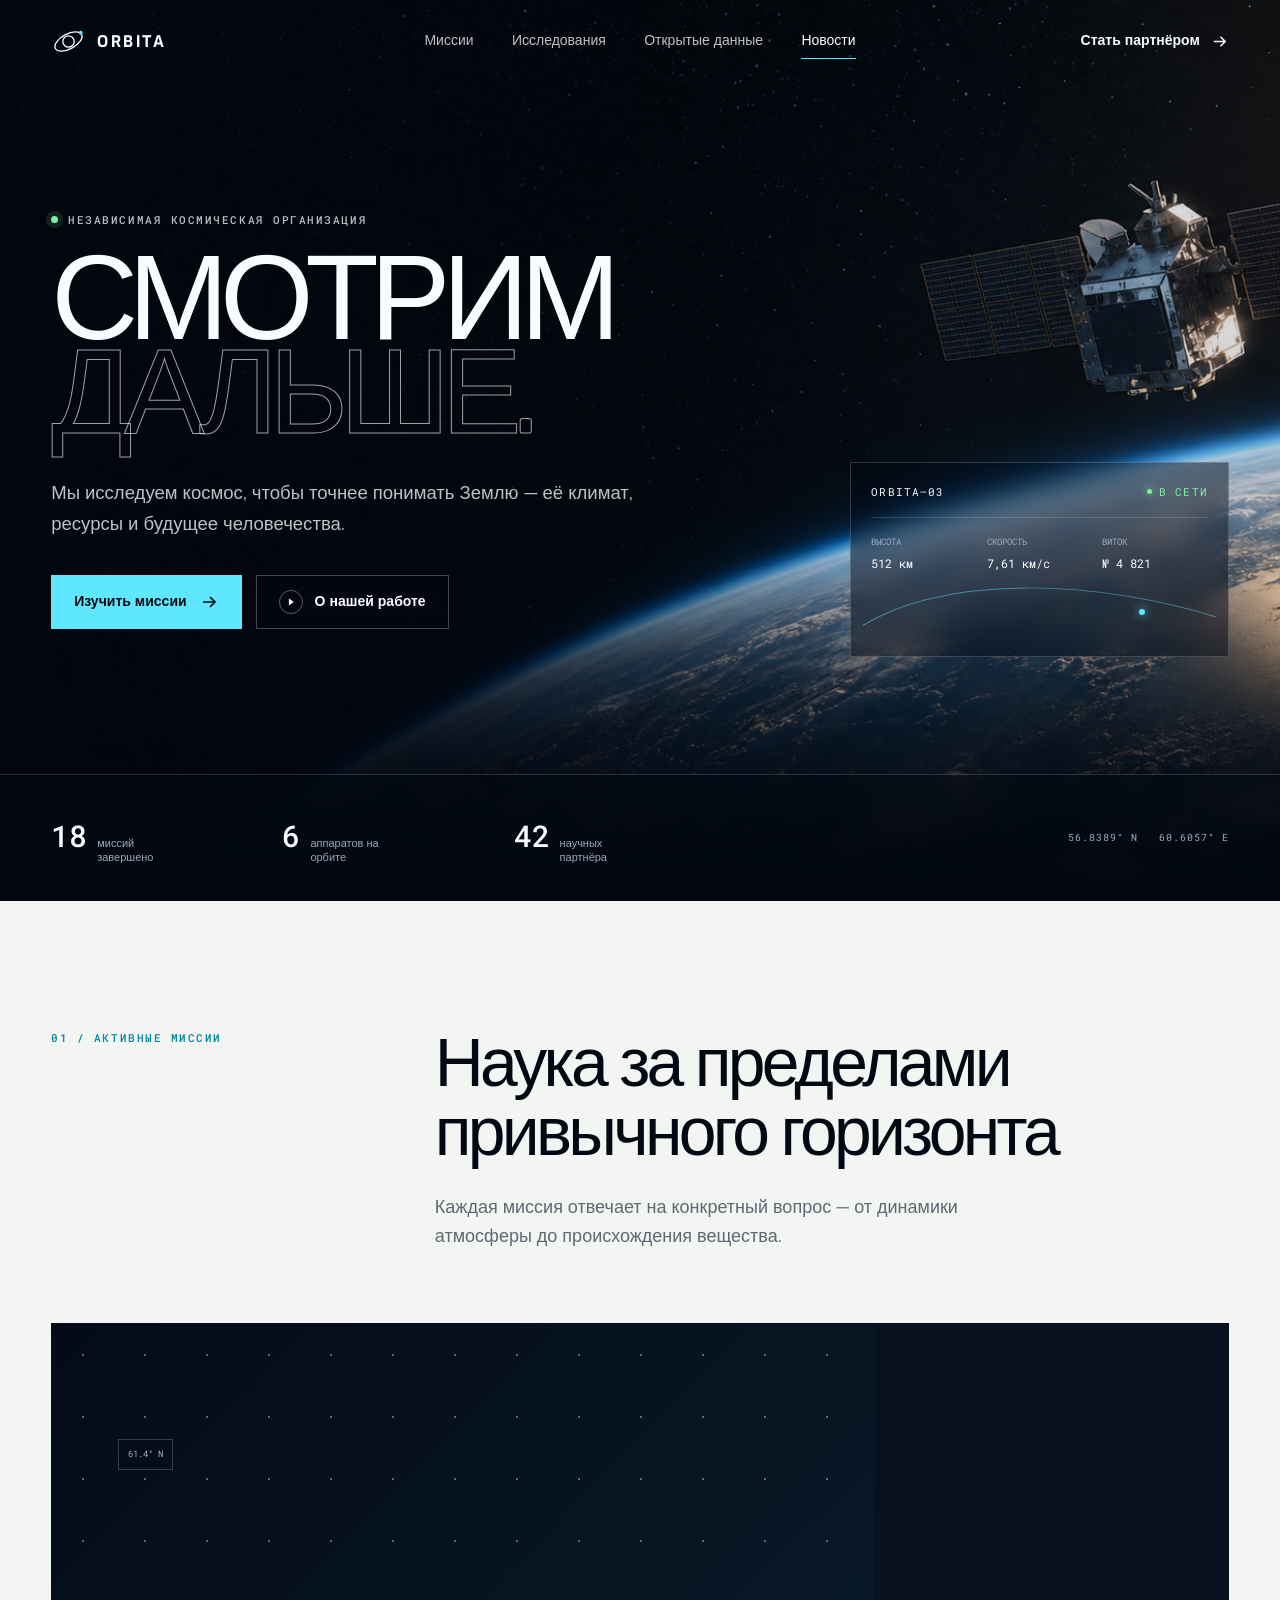
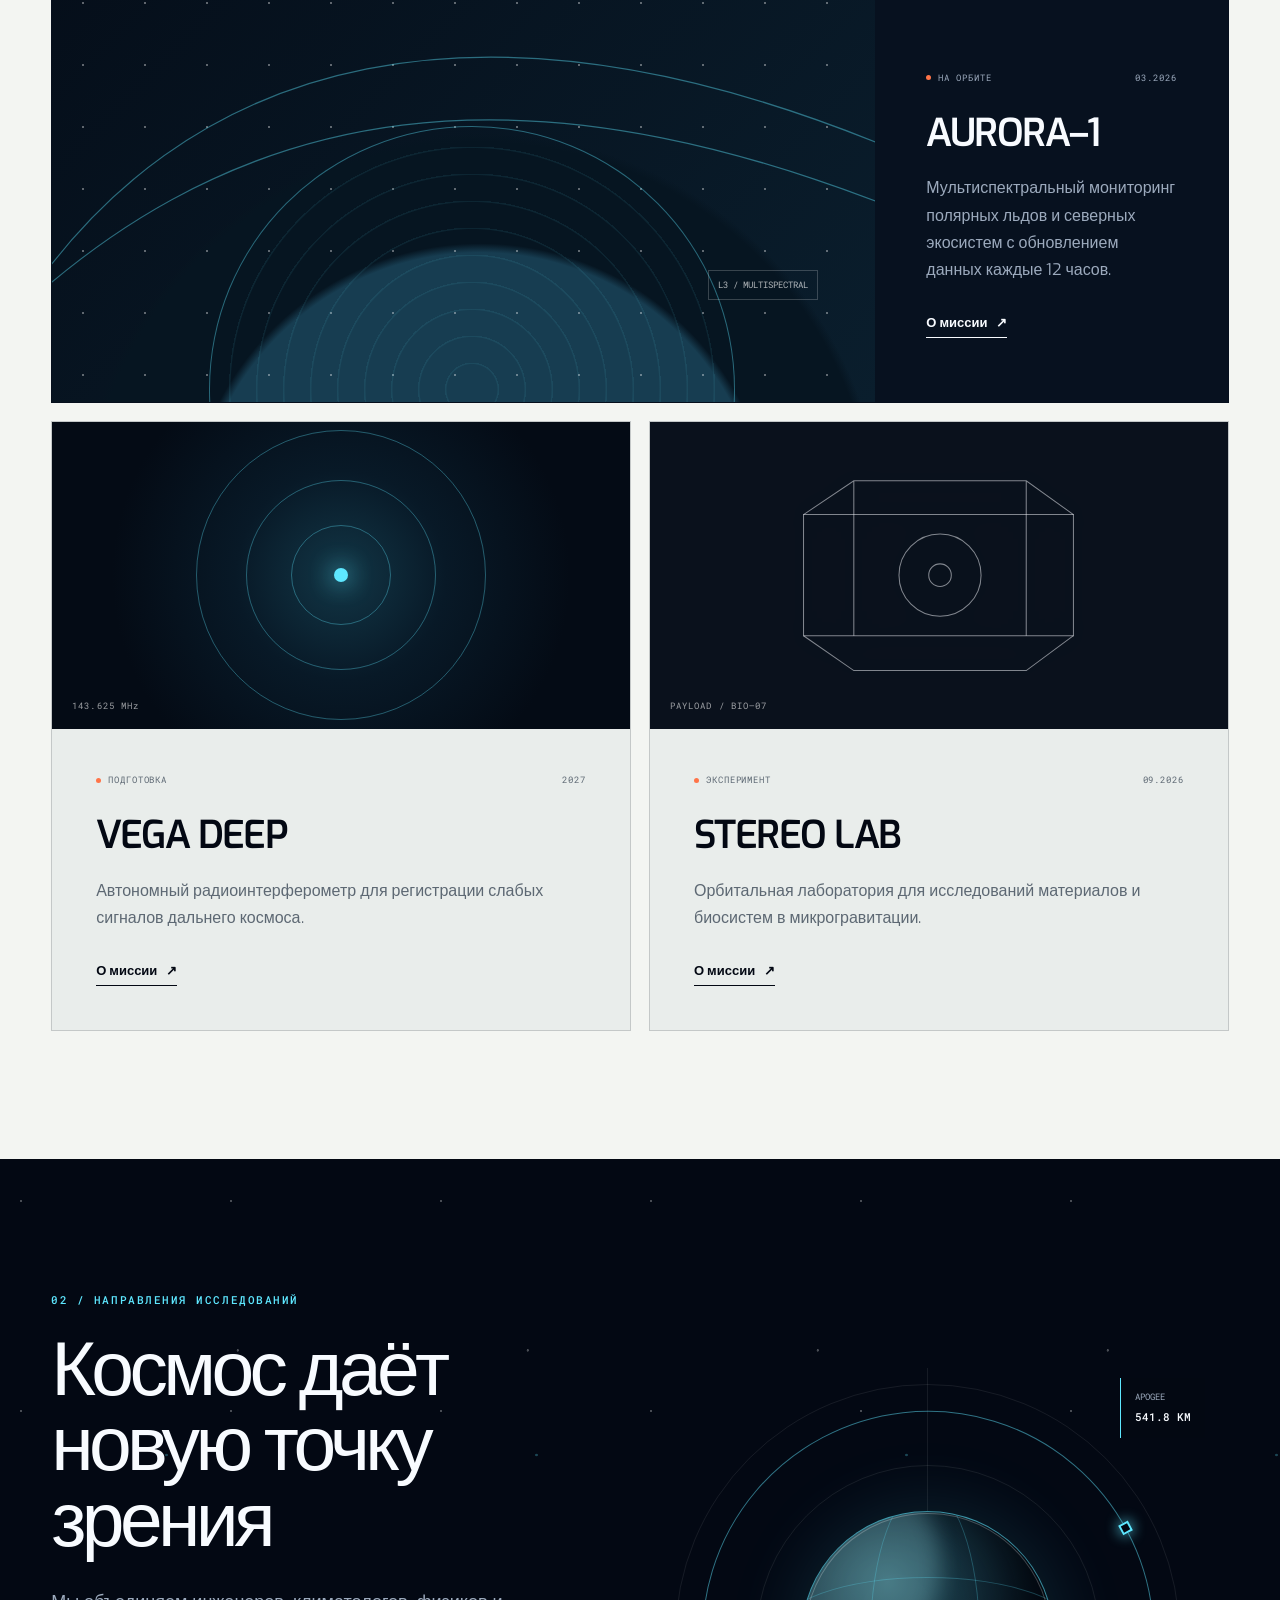
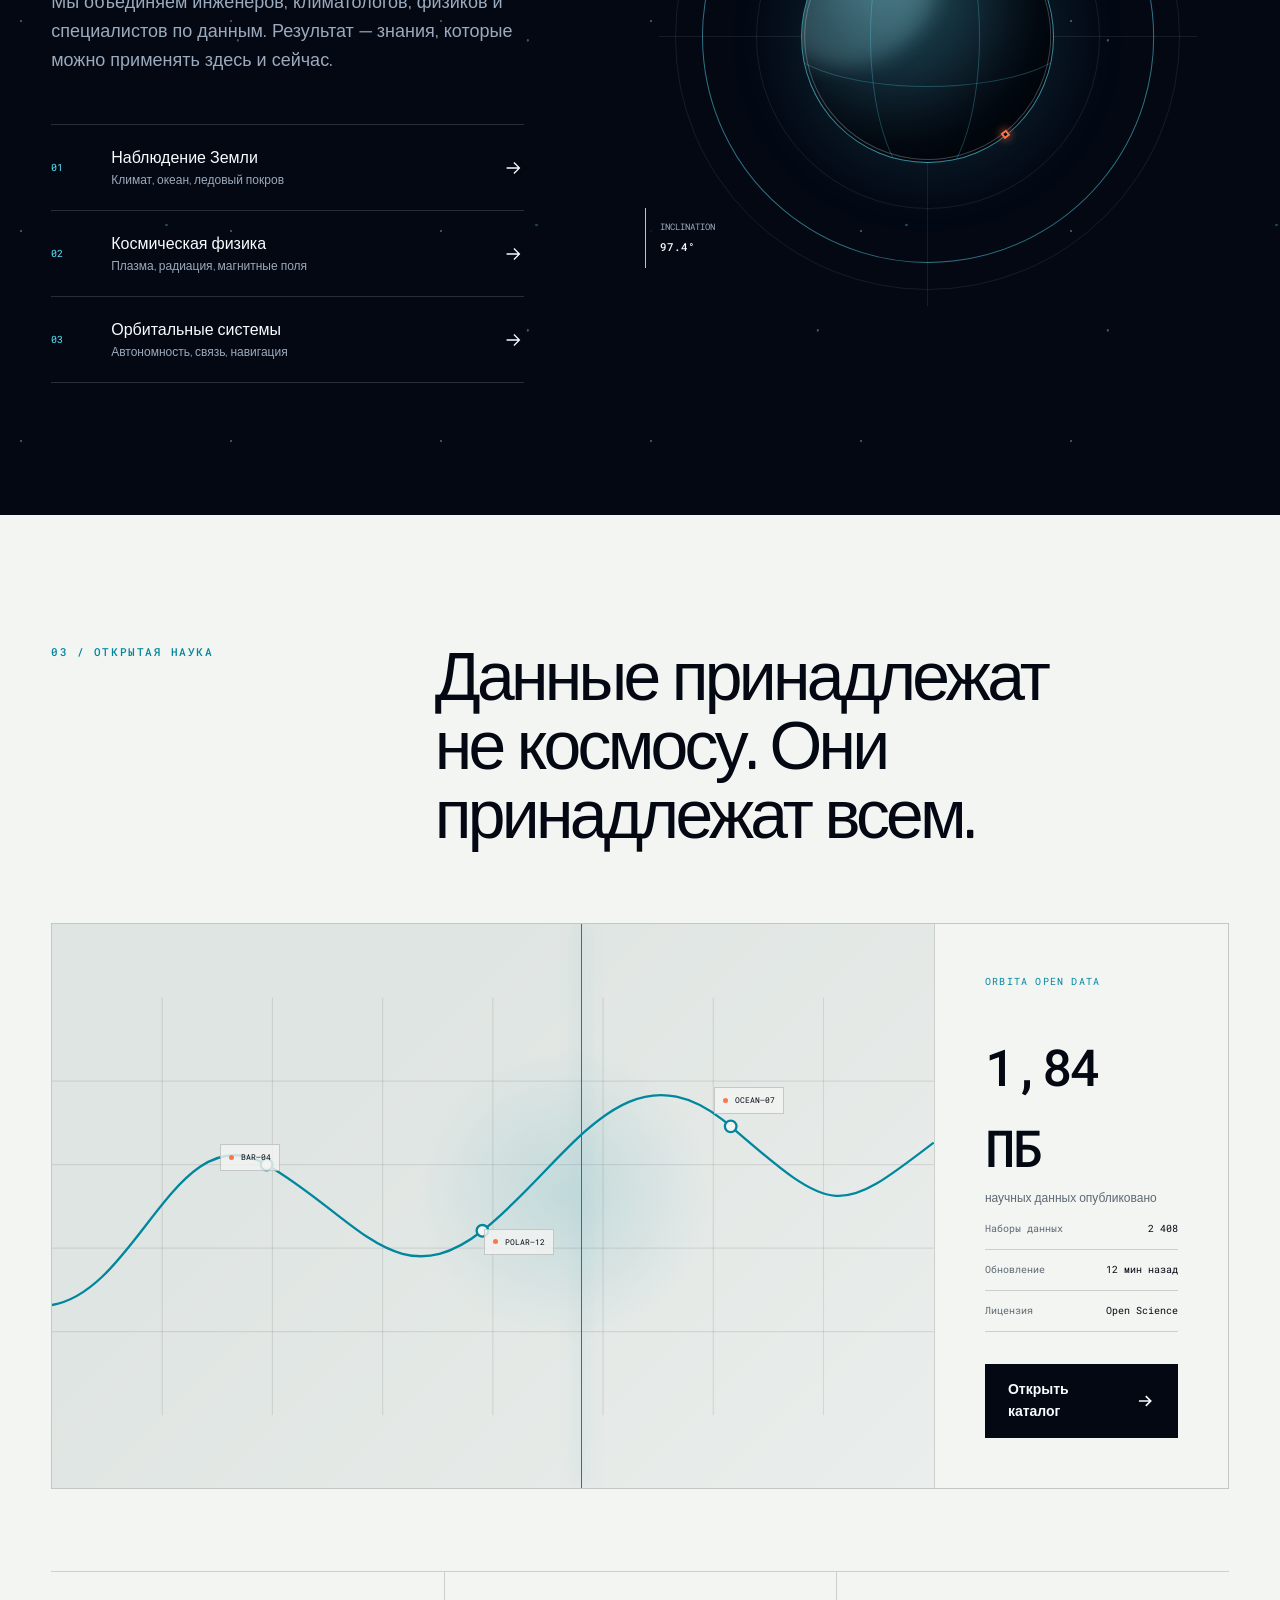
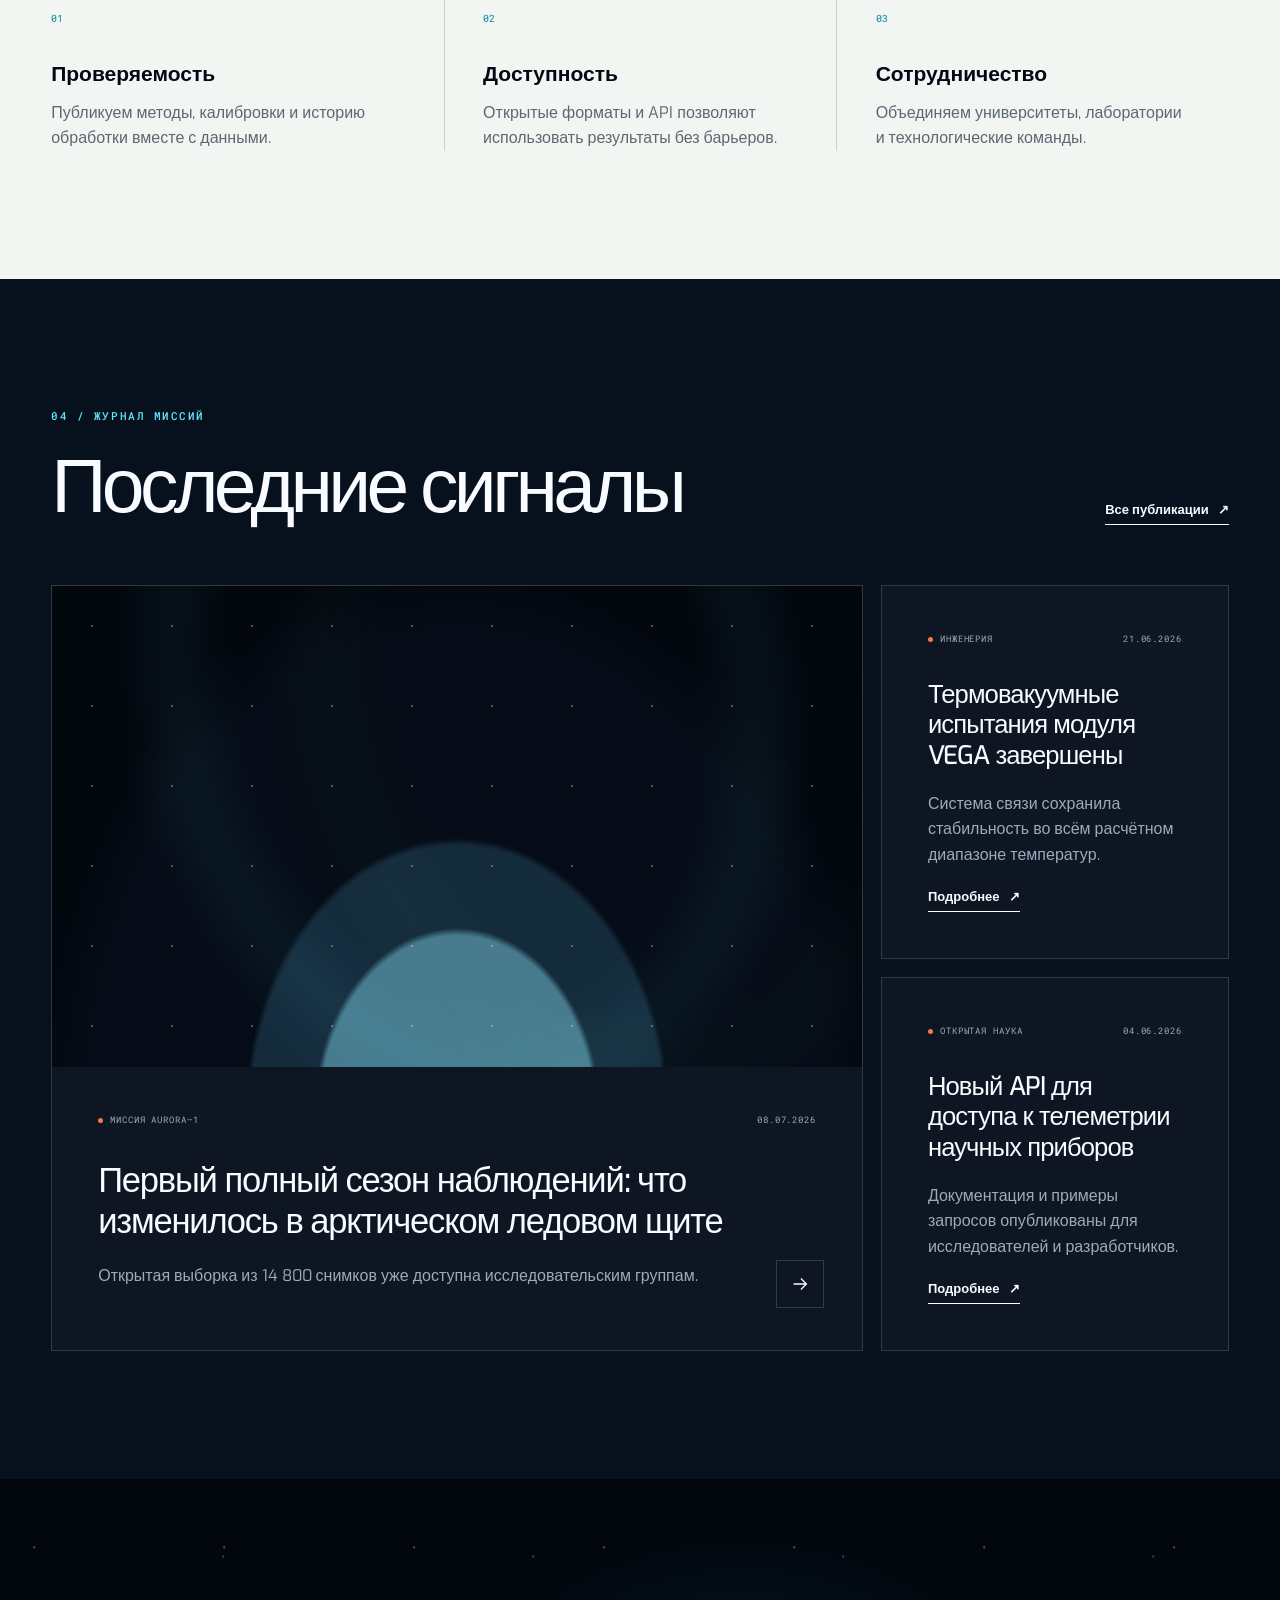
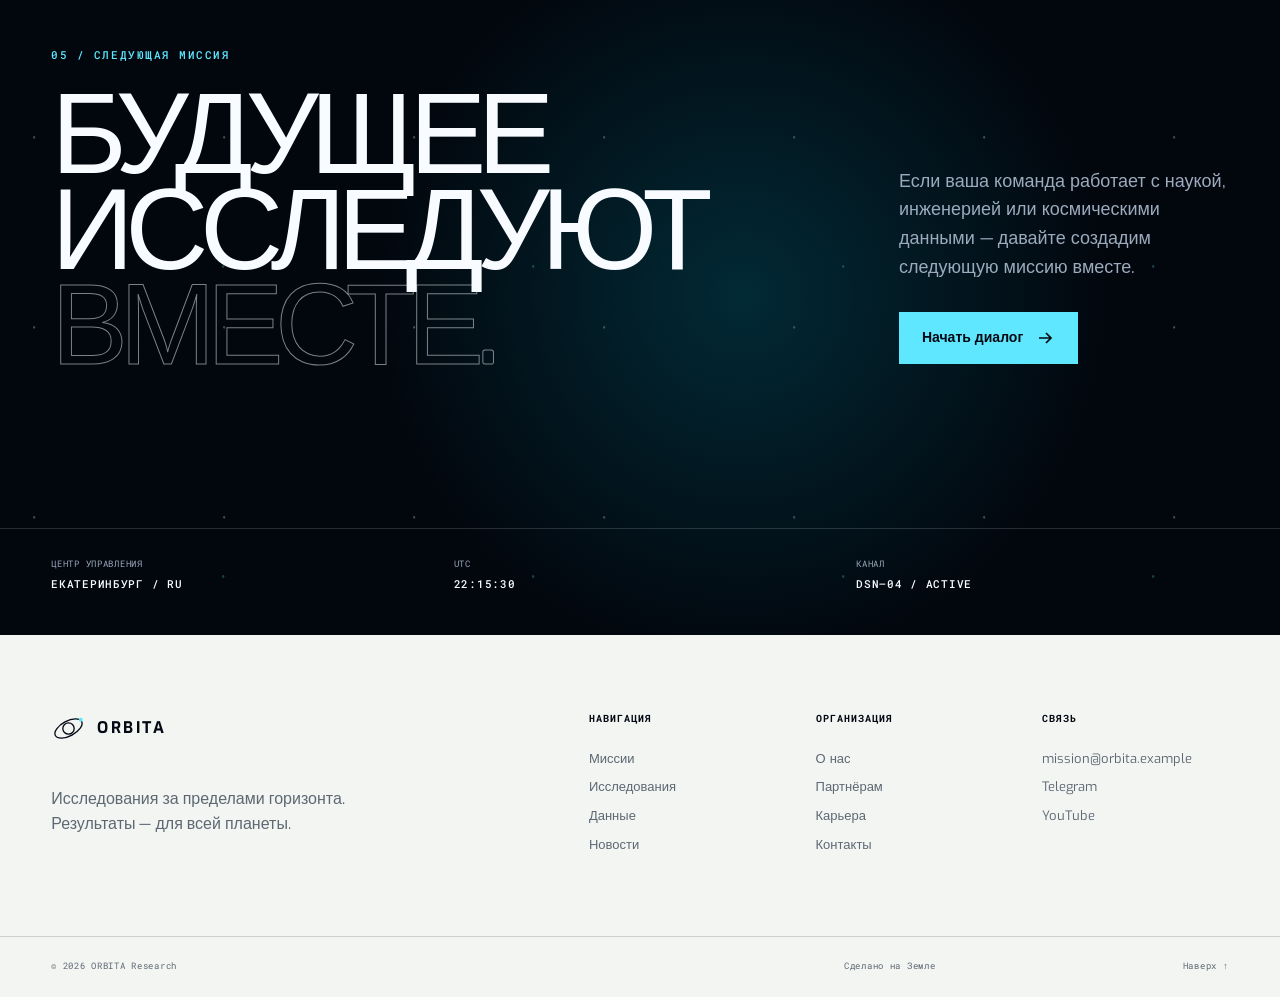
<file: orbita-space-landing/index.html>
<!doctype html>
<html lang="ru">
  <head>
    <meta charset="UTF-8" />
    <meta name="viewport" content="width=device-width, initial-scale=1" />
    <meta
      name="description"
      content="ORBITA — независимая исследовательская организация, создающая космические технологии и открытые научные данные для Земли."
    />
    <meta name="theme-color" content="#030813" />
    <title>ORBITA — космические исследования для Земли</title>
    <link rel="preconnect" href="https://fonts.googleapis.com" />
    <link rel="preconnect" href="https://fonts.gstatic.com" crossorigin />
    <link
      href="https://fonts.googleapis.com/css2?family=Exo:wght@400;500;600;700&family=Roboto+Mono:wght@400;500;600&display=swap"
      rel="stylesheet"
    />
    <link rel="stylesheet" href="styles.css" />
    <script src="script.js" defer></script>
  </head>
  <body>
    <a class="skip-link" href="#main">Перейти к содержанию</a>

    <header class="site-header" data-header>
      <a class="brand" href="#top" aria-label="ORBITA — на главную">
        <svg class="brand__mark" viewBox="0 0 40 40" aria-hidden="true">
          <circle cx="20" cy="20" r="6.5" />
          <ellipse cx="20" cy="20" rx="17" ry="8.5" transform="rotate(-28 20 20)" />
          <circle class="brand__satellite" cx="34" cy="10" r="2.2" />
        </svg>
        <span>ORBITA</span>
      </a>

      <nav class="site-nav" aria-label="Основная навигация" data-nav>
        <a href="#missions">Миссии</a>
        <a href="#science">Исследования</a>
        <a href="#data">Открытые данные</a>
        <a href="#news">Новости</a>
      </nav>

      <a class="header-cta" href="#contact">
        Стать партнёром
        <svg viewBox="0 0 20 20" aria-hidden="true">
          <path d="M4 10h12M11 5l5 5-5 5" />
        </svg>
      </a>

      <button class="menu-toggle" type="button" aria-expanded="false" aria-controls="mobile-nav" data-menu-toggle>
        <span class="sr-only">Открыть меню</span>
        <span></span><span></span>
      </button>
    </header>

    <div class="mobile-nav" id="mobile-nav" data-mobile-nav>
      <nav aria-label="Мобильная навигация">
        <a href="#missions"><span>01</span> Миссии</a>
        <a href="#science"><span>02</span> Исследования</a>
        <a href="#data"><span>03</span> Открытые данные</a>
        <a href="#news"><span>04</span> Новости</a>
        <a href="#contact"><span>05</span> Стать партнёром</a>
      </nav>
      <p>Екатеринбург · 56.8389° N<br />Сигнал: устойчивый</p>
    </div>

    <main id="main">
      <section class="hero" id="top" aria-labelledby="hero-title">
        <div class="hero__media" aria-hidden="true">
          <img
            src="assets/orbita-hero.png"
            width="1805"
            height="871"
            alt=""
            fetchpriority="high"
          />
        </div>

        <div class="hero__grid container">
          <div class="hero__content">
            <p class="eyebrow hero__eyebrow">
              <span class="signal-dot"></span>
              Независимая космическая организация
            </p>
            <h1 id="hero-title">
              Смотрим<br />
              <span>дальше.</span>
            </h1>
            <p class="hero__lead">
              Мы исследуем космос, чтобы точнее понимать Землю — её климат, ресурсы и будущее человечества.
            </p>
            <div class="hero__actions">
              <a class="button button--primary" href="#missions">
                Изучить миссии
                <svg viewBox="0 0 20 20" aria-hidden="true">
                  <path d="M4 10h12M11 5l5 5-5 5" />
                </svg>
              </a>
              <a class="button button--ghost" href="#science">
                <span class="play-icon">
                  <svg viewBox="0 0 20 20" aria-hidden="true"><path d="m7 5 7 5-7 5V5Z" /></svg>
                </span>
                О нашей работе
              </a>
            </div>
          </div>

          <aside class="mission-status" aria-label="Текущий статус миссии">
            <div class="mission-status__top">
              <span>ORBITA–03</span>
              <span class="status-pill"><i></i> В СЕТИ</span>
            </div>
            <div class="mission-status__line"></div>
            <dl>
              <div><dt>Высота</dt><dd>512 км</dd></div>
              <div><dt>Скорость</dt><dd>7,61 км/с</dd></div>
              <div><dt>Виток</dt><dd>№ 4 821</dd></div>
            </dl>
            <div class="mission-status__orbit" aria-hidden="true">
              <span></span>
              <svg viewBox="0 0 220 70" preserveAspectRatio="none">
                <path d="M-8 58C45-18 148-9 228 42" />
              </svg>
            </div>
          </aside>
        </div>

        <div class="hero__footer">
          <div class="container hero__footer-grid">
            <div><strong>18</strong><span>миссий завершено</span></div>
            <div><strong>6</strong><span>аппаратов на орбите</span></div>
            <div><strong>42</strong><span>научных партнёра</span></div>
            <p class="hero__coordinates">56.8389° N &nbsp; 60.6057° E</p>
          </div>
        </div>
      </section>

      <section class="missions section section--light" id="missions" aria-labelledby="missions-title">
        <div class="container">
          <div class="section-heading reveal">
            <p class="eyebrow eyebrow--dark">01 / Активные миссии</p>
            <div>
              <h2 id="missions-title">Наука за пределами<br />привычного горизонта</h2>
              <p>Каждая миссия отвечает на конкретный вопрос — от динамики атмосферы до происхождения вещества.</p>
            </div>
          </div>

          <div class="mission-grid">
            <article class="mission-card mission-card--featured reveal">
              <div class="mission-card__visual mission-card__visual--earth" aria-hidden="true">
                <div class="planet-grid"></div>
                <svg viewBox="0 0 800 340" preserveAspectRatio="none">
                  <path d="M-40 305C126 94 425 37 837 178" />
                  <path d="M-85 338C171 120 472 96 879 237" />
                </svg>
                <span class="visual-label visual-label--one">61.4° N</span>
                <span class="visual-label visual-label--two">L3 / MULTISPECTRAL</span>
              </div>
              <div class="mission-card__content">
                <div class="card-meta"><span>НА ОРБИТЕ</span><time datetime="2026-03">03.2026</time></div>
                <h3>AURORA–1</h3>
                <p>Мультиспектральный мониторинг полярных льдов и северных экосистем с обновлением данных каждые 12 часов.</p>
                <a href="#science" class="text-link">О миссии <span>↗</span></a>
              </div>
            </article>

            <article class="mission-card reveal">
              <div class="mission-card__visual mission-card__visual--signal" aria-hidden="true">
                <span class="signal-core"></span>
                <span class="signal-ring signal-ring--1"></span>
                <span class="signal-ring signal-ring--2"></span>
                <span class="signal-ring signal-ring--3"></span>
                <small>143.625 MHz</small>
              </div>
              <div class="mission-card__content">
                <div class="card-meta"><span>ПОДГОТОВКА</span><time datetime="2027">2027</time></div>
                <h3>VEGA DEEP</h3>
                <p>Автономный радиоинтерферометр для регистрации слабых сигналов дальнего космоса.</p>
                <a href="#science" class="text-link">О миссии <span>↗</span></a>
              </div>
            </article>

            <article class="mission-card reveal">
              <div class="mission-card__visual mission-card__visual--module" aria-hidden="true">
                <svg viewBox="0 0 380 240">
                  <g class="module-lines">
                    <path d="M58 61h263v118H58z" />
                    <path d="m58 61 49-33h168l46 33M107 28v151M275 28v151M58 179l49 34h168l46-34" />
                    <circle cx="191" cy="120" r="40" />
                    <circle cx="191" cy="120" r="11" />
                  </g>
                </svg>
                <small>PAYLOAD / BIO–07</small>
              </div>
              <div class="mission-card__content">
                <div class="card-meta"><span>ЭКСПЕРИМЕНТ</span><time datetime="2026-09">09.2026</time></div>
                <h3>STEREO LAB</h3>
                <p>Орбитальная лаборатория для исследований материалов и биосистем в микрогравитации.</p>
                <a href="#science" class="text-link">О миссии <span>↗</span></a>
              </div>
            </article>
          </div>
        </div>
      </section>

      <section class="science section" id="science" aria-labelledby="science-title">
        <div class="science__stars" aria-hidden="true"></div>
        <div class="container science__grid">
          <div class="science__content reveal">
            <p class="eyebrow">02 / Направления исследований</p>
            <h2 id="science-title">Космос даёт<br />новую точку зрения</h2>
            <p class="science__lead">
              Мы объединяем инженеров, климатологов, физиков и специалистов по данным. Результат — знания, которые можно применять здесь и сейчас.
            </p>

            <div class="research-list">
              <a href="#data">
                <span class="research-list__number">01</span>
                <span><strong>Наблюдение Земли</strong><small>Климат, океан, ледовый покров</small></span>
                <svg viewBox="0 0 24 24" aria-hidden="true"><path d="M5 12h14M13 6l6 6-6 6" /></svg>
              </a>
              <a href="#data">
                <span class="research-list__number">02</span>
                <span><strong>Космическая физика</strong><small>Плазма, радиация, магнитные поля</small></span>
                <svg viewBox="0 0 24 24" aria-hidden="true"><path d="M5 12h14M13 6l6 6-6 6" /></svg>
              </a>
              <a href="#data">
                <span class="research-list__number">03</span>
                <span><strong>Орбитальные системы</strong><small>Автономность, связь, навигация</small></span>
                <svg viewBox="0 0 24 24" aria-hidden="true"><path d="M5 12h14M13 6l6 6-6 6" /></svg>
              </a>
            </div>
          </div>

          <div class="orbit-visual reveal" aria-label="Схематичное изображение орбитальной системы">
            <div class="orbit-visual__hud orbit-visual__hud--top"><span>APOGEE</span><b>541.8 KM</b></div>
            <div class="orbit-visual__hud orbit-visual__hud--bottom"><span>INCLINATION</span><b>97.4°</b></div>
            <div class="orbit-system" aria-hidden="true">
              <div class="orbit-system__planet">
                <span class="planet-light"></span>
                <span class="planet-contour planet-contour--1"></span>
                <span class="planet-contour planet-contour--2"></span>
              </div>
              <div class="orbit-ring orbit-ring--outer"><span></span></div>
              <div class="orbit-ring orbit-ring--inner"><span></span></div>
              <div class="axis axis--x"></div>
              <div class="axis axis--y"></div>
            </div>
          </div>
        </div>
      </section>

      <section class="data section section--light" id="data" aria-labelledby="data-title">
        <div class="container">
          <div class="data__intro reveal">
            <p class="eyebrow eyebrow--dark">03 / Открытая наука</p>
            <h2 id="data-title">Данные принадлежат<br />не космосу. Они принадлежат всем.</h2>
          </div>

          <div class="data-dashboard reveal">
            <div class="data-dashboard__map" aria-hidden="true">
              <div class="scan-line"></div>
              <svg viewBox="0 0 760 360">
                <g class="grid-lines">
                  <path d="M0 72h760M0 144h760M0 216h760M0 288h760" />
                  <path d="M95 0v360M190 0v360M285 0v360M380 0v360M475 0v360M570 0v360M665 0v360" />
                </g>
                <path class="data-curve" d="M0 265C75 252 107 99 185 144s112 115 186 57 124-168 214-90 93 77 175 14" />
                <g class="data-points">
                  <circle cx="185" cy="144" r="5" /><circle cx="371" cy="201" r="5" /><circle cx="585" cy="111" r="5" />
                </g>
              </svg>
              <div class="map-label map-label--one"><span></span> BAR–04</div>
              <div class="map-label map-label--two"><span></span> POLAR–12</div>
              <div class="map-label map-label--three"><span></span> OCEAN–07</div>
            </div>
            <div class="data-dashboard__panel">
              <p>ORBITA OPEN DATA</p>
              <h3>1,84 ПБ</h3>
              <span>научных данных опубликовано</span>
              <dl>
                <div><dt>Наборы данных</dt><dd>2 408</dd></div>
                <div><dt>Обновление</dt><dd>12 мин назад</dd></div>
                <div><dt>Лицензия</dt><dd>Open Science</dd></div>
              </dl>
              <a class="button button--dark" href="#contact">
                Открыть каталог
                <svg viewBox="0 0 20 20" aria-hidden="true"><path d="M4 10h12M11 5l5 5-5 5" /></svg>
              </a>
            </div>
          </div>

          <div class="principles">
            <article class="reveal"><span>01</span><h3>Проверяемость</h3><p>Публикуем методы, калибровки и историю обработки вместе с данными.</p></article>
            <article class="reveal"><span>02</span><h3>Доступность</h3><p>Открытые форматы и API позволяют использовать результаты без барьеров.</p></article>
            <article class="reveal"><span>03</span><h3>Сотрудничество</h3><p>Объединяем университеты, лаборатории и технологические команды.</p></article>
          </div>
        </div>
      </section>

      <section class="news section" id="news" aria-labelledby="news-title">
        <div class="container">
          <div class="news__heading reveal">
            <div><p class="eyebrow">04 / Журнал миссий</p><h2 id="news-title">Последние сигналы</h2></div>
            <a href="#contact" class="text-link text-link--light">Все публикации <span>↗</span></a>
          </div>
          <div class="news-grid">
            <article class="news-card news-card--large reveal">
              <div class="news-card__visual news-card__visual--aurora" aria-hidden="true"><span></span></div>
              <div class="news-card__content">
                <div class="card-meta"><span>МИССИЯ AURORA–1</span><time datetime="2026-07-08">08.07.2026</time></div>
                <h3>Первый полный сезон наблюдений: что изменилось в арктическом ледовом щите</h3>
                <p>Открытая выборка из 14 800 снимков уже доступна исследовательским группам.</p>
                <a href="#contact" aria-label="Читать материал о миссии Aurora-1"><svg viewBox="0 0 24 24" aria-hidden="true"><path d="M5 12h14M13 6l6 6-6 6" /></svg></a>
              </div>
            </article>
            <article class="news-card reveal">
              <div class="card-meta"><span>ИНЖЕНЕРИЯ</span><time datetime="2026-06-21">21.06.2026</time></div>
              <h3>Термовакуумные испытания модуля VEGA завершены</h3>
              <p>Система связи сохранила стабильность во всём расчётном диапазоне температур.</p>
              <a href="#contact" class="text-link text-link--light">Подробнее <span>↗</span></a>
            </article>
            <article class="news-card reveal">
              <div class="card-meta"><span>ОТКРЫТАЯ НАУКА</span><time datetime="2026-06-04">04.06.2026</time></div>
              <h3>Новый API для доступа к телеметрии научных приборов</h3>
              <p>Документация и примеры запросов опубликованы для исследователей и разработчиков.</p>
              <a href="#contact" class="text-link text-link--light">Подробнее <span>↗</span></a>
            </article>
          </div>
        </div>
      </section>

      <section class="contact" id="contact" aria-labelledby="contact-title">
        <div class="contact__glow" aria-hidden="true"></div>
        <div class="container contact__grid">
          <div class="reveal">
            <p class="eyebrow">05 / Следующая миссия</p>
            <h2 id="contact-title">Будущее исследуют<br /><span>вместе.</span></h2>
          </div>
          <div class="contact__aside reveal">
            <p>Если ваша команда работает с наукой, инженерией или космическими данными — давайте создадим следующую миссию вместе.</p>
            <a class="button button--primary" href="mailto:mission@orbita.example">
              Начать диалог
              <svg viewBox="0 0 20 20" aria-hidden="true"><path d="M4 10h12M11 5l5 5-5 5" /></svg>
            </a>
          </div>
        </div>
        <div class="contact__telemetry container">
          <div><span>ЦЕНТР УПРАВЛЕНИЯ</span><strong>ЕКАТЕРИНБУРГ / RU</strong></div>
          <div><span>UTC</span><strong data-utc-clock>00:00:00</strong></div>
          <div><span>КАНАЛ</span><strong>DSN–04 / ACTIVE</strong></div>
        </div>
      </section>
    </main>

    <footer class="site-footer">
      <div class="container site-footer__grid">
        <div>
          <a class="brand brand--footer" href="#top" aria-label="ORBITA — на главную">
            <svg class="brand__mark" viewBox="0 0 40 40" aria-hidden="true">
              <circle cx="20" cy="20" r="6.5" />
              <ellipse cx="20" cy="20" rx="17" ry="8.5" transform="rotate(-28 20 20)" />
              <circle class="brand__satellite" cx="34" cy="10" r="2.2" />
            </svg>
            <span>ORBITA</span>
          </a>
          <p>Исследования за пределами горизонта.<br />Результаты — для всей планеты.</p>
        </div>
        <div class="footer-links"><strong>Навигация</strong><a href="#missions">Миссии</a><a href="#science">Исследования</a><a href="#data">Данные</a><a href="#news">Новости</a></div>
        <div class="footer-links"><strong>Организация</strong><a href="#contact">О нас</a><a href="#contact">Партнёрам</a><a href="#contact">Карьера</a><a href="#contact">Контакты</a></div>
        <div class="footer-links"><strong>Связь</strong><a href="mailto:mission@orbita.example">mission@orbita.example</a><a href="#top">Telegram</a><a href="#top">YouTube</a></div>
      </div>
      <div class="container site-footer__bottom"><span>© 2026 ORBITA Research</span><span>Сделано на Земле</span><a href="#top">Наверх ↑</a></div>
    </footer>
  </body>
</html>
</file>
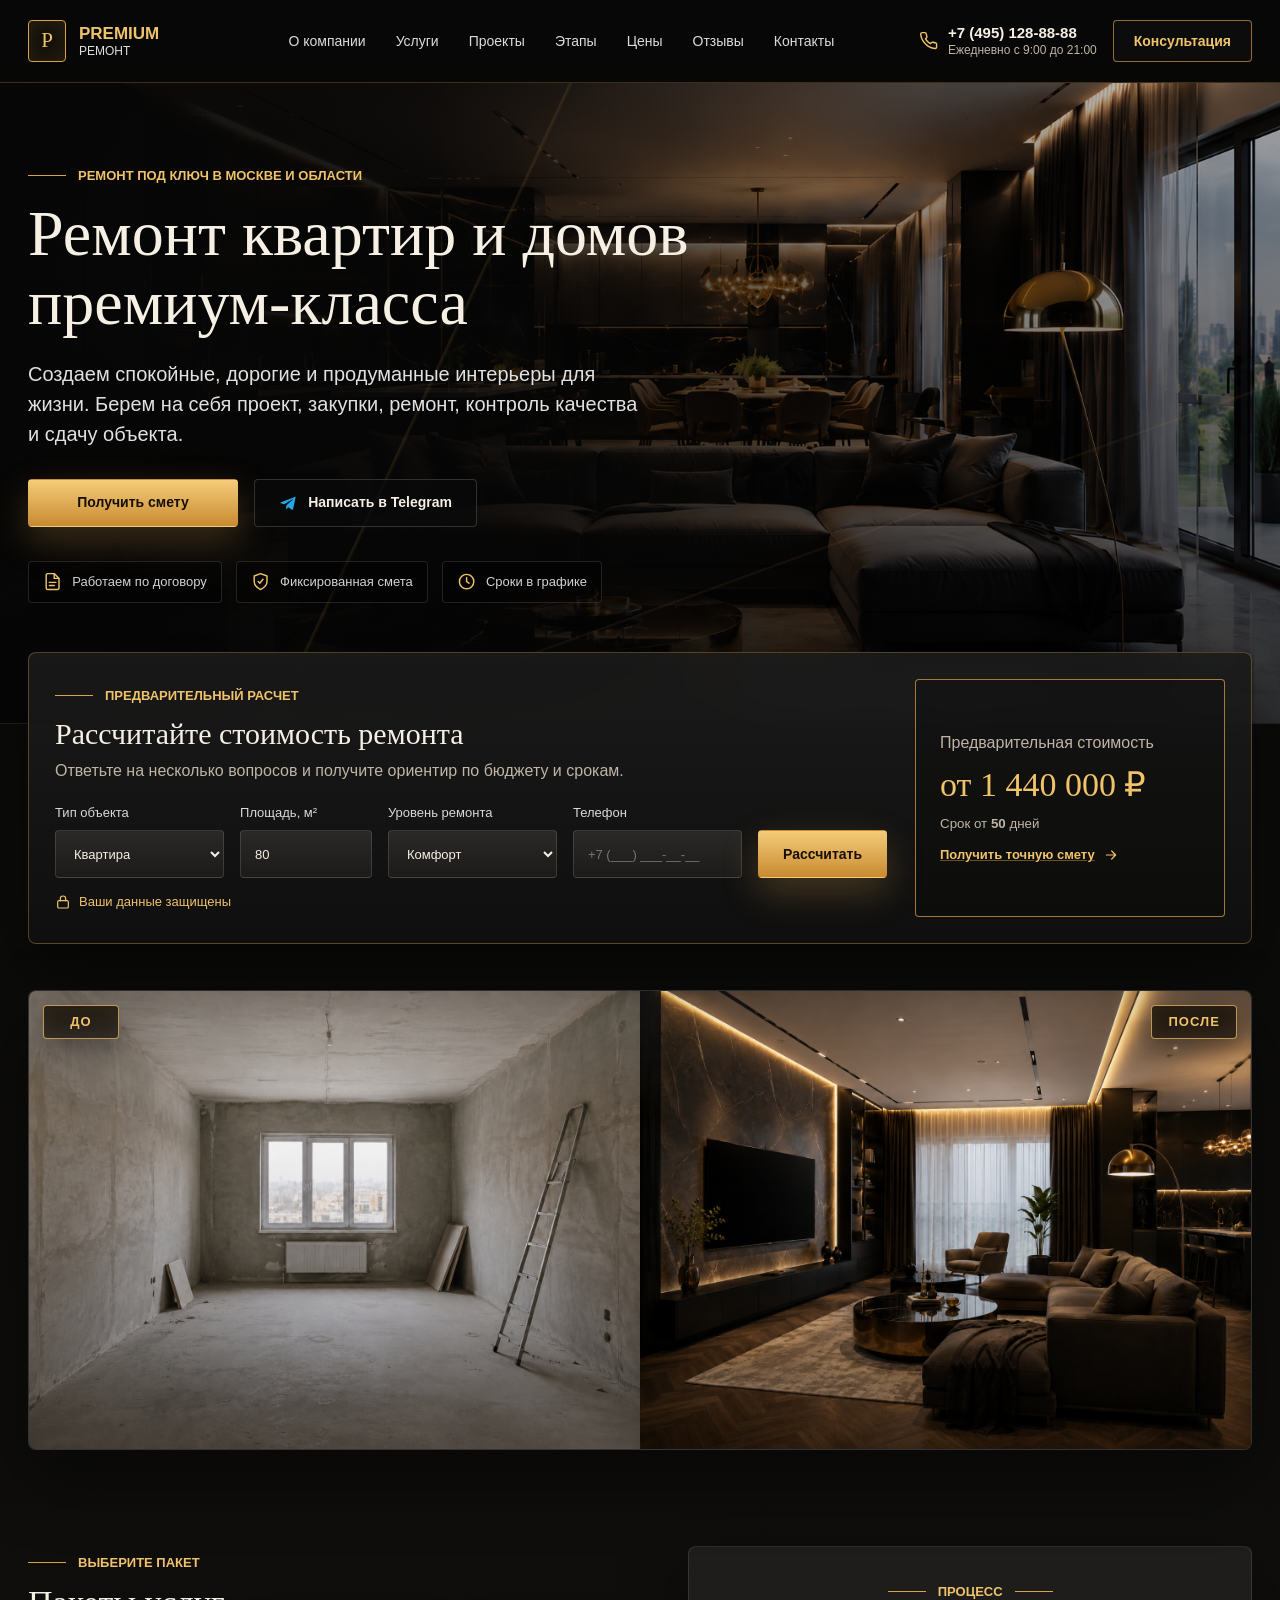
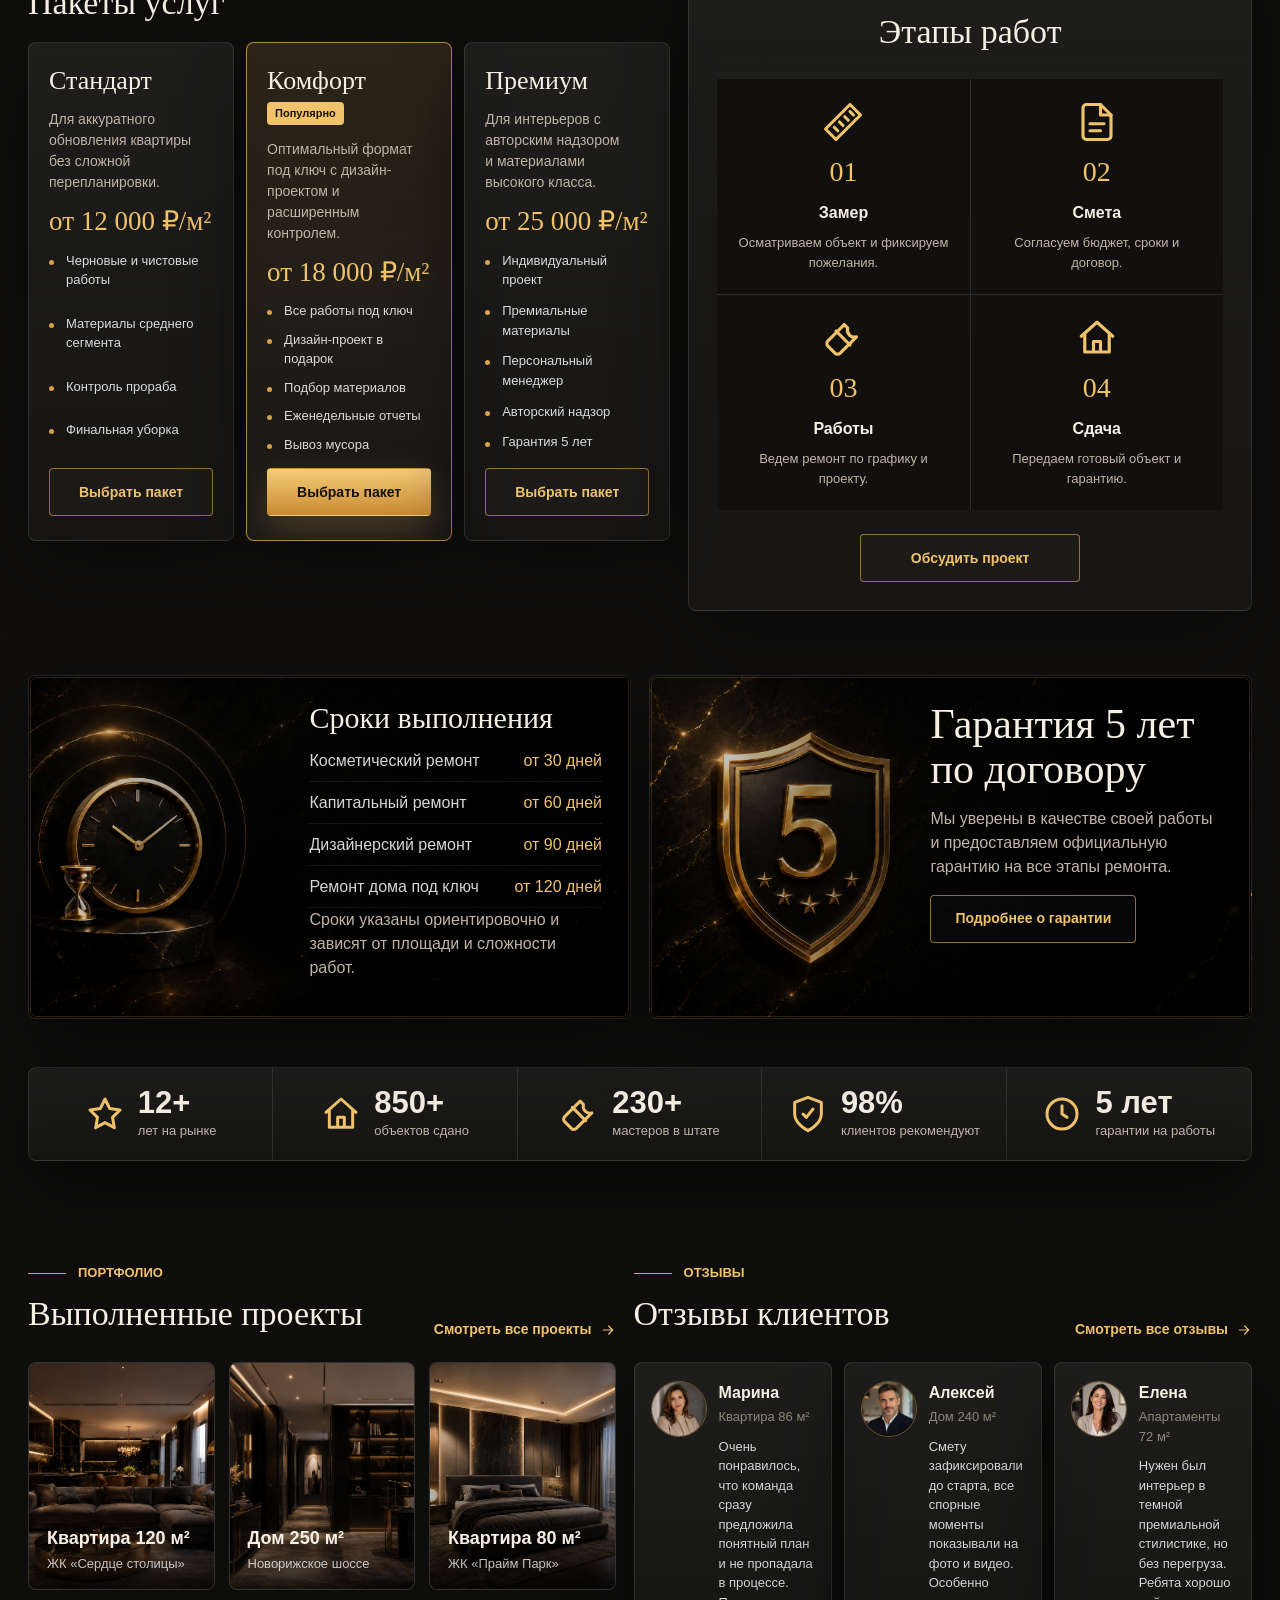
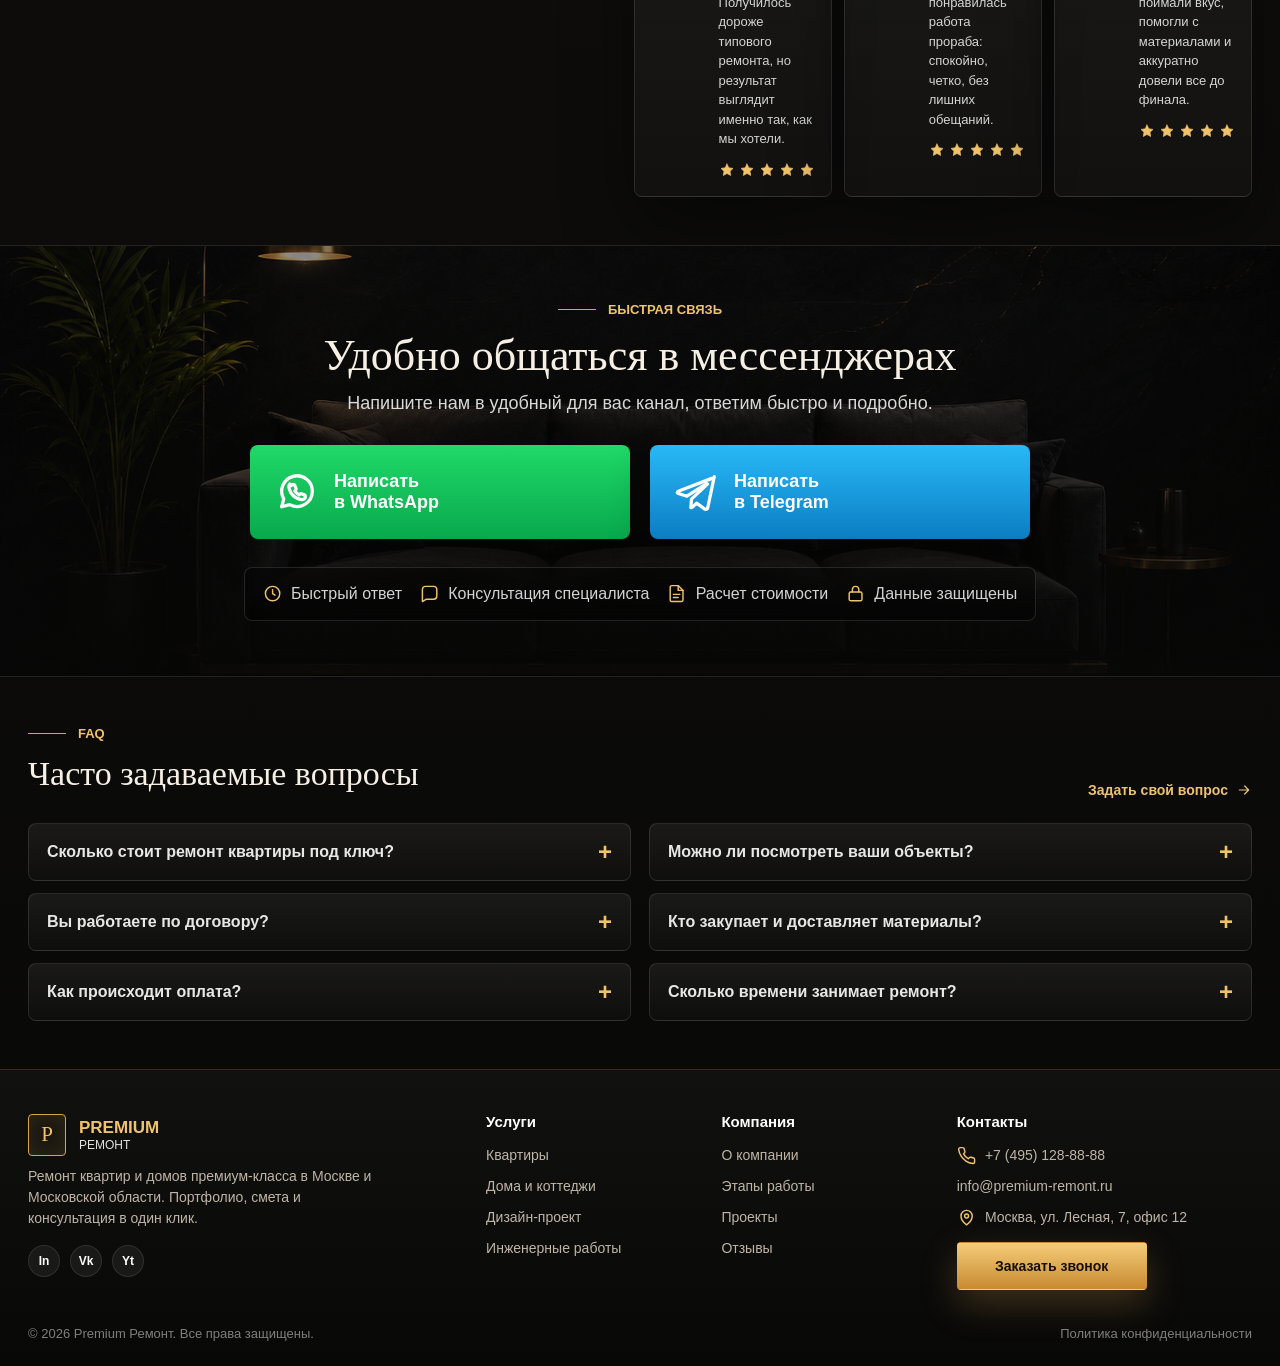
<file: premium_remont/index.html>
<!doctype html>
<html lang="ru">
  <head>
    <meta charset="utf-8">
    <meta name="viewport" content="width=device-width, initial-scale=1">
    <title>Premium Ремонт - премиальный ремонт квартир и домов</title>
    <meta name="description" content="Лендинг портфолио студии Premium Ремонт: премиальный ремонт квартир, домов и коттеджей под ключ.">
    <link rel="stylesheet" href="styles.css">
  </head>
  <body>
    <svg class="sprite" aria-hidden="true">
      <symbol id="i-phone" viewBox="0 0 24 24">
        <path d="M22 16.9v3a2 2 0 0 1-2.2 2 19.8 19.8 0 0 1-8.6-3.1 19.5 19.5 0 0 1-6-6A19.8 19.8 0 0 1 2.1 4.2 2 2 0 0 1 4.1 2h3a2 2 0 0 1 2 1.7c.1 1 .4 2 .7 2.8a2 2 0 0 1-.5 2.1L8.1 9.9a16 16 0 0 0 6 6l1.3-1.3a2 2 0 0 1 2.1-.5c.9.3 1.8.6 2.8.7a2 2 0 0 1 1.7 2.1Z"/>
      </symbol>
      <symbol id="i-menu" viewBox="0 0 24 24">
        <path d="M4 7h16M4 12h16M4 17h16"/>
      </symbol>
      <symbol id="i-arrow" viewBox="0 0 24 24">
        <path d="M5 12h14M13 6l6 6-6 6"/>
      </symbol>
      <symbol id="i-shield" viewBox="0 0 24 24">
        <path d="M12 22s8-4 8-10V5l-8-3-8 3v7c0 6 8 10 8 10Z"/>
        <path d="m9 12 2 2 4-5"/>
      </symbol>
      <symbol id="i-file" viewBox="0 0 24 24">
        <path d="M14 2H6a2 2 0 0 0-2 2v16a2 2 0 0 0 2 2h12a2 2 0 0 0 2-2V8Z"/>
        <path d="M14 2v6h6M8 13h8M8 17h6"/>
      </symbol>
      <symbol id="i-tool" viewBox="0 0 24 24">
        <path d="M14.7 6.3a4 4 0 0 0 5 5L10.4 20.6a2.1 2.1 0 0 1-3 0l-4-4a2.1 2.1 0 0 1 0-3l9.3-9.3Z"/>
        <path d="m8 8 8 8"/>
      </symbol>
      <symbol id="i-home" viewBox="0 0 24 24">
        <path d="m3 11 9-8 9 8"/>
        <path d="M5 10v10h14V10M10 20v-6h4v6"/>
      </symbol>
      <symbol id="i-star" viewBox="0 0 24 24">
        <path d="m12 3 2.8 5.7 6.2.9-4.5 4.4 1.1 6.2-5.6-3-5.6 3 1.1-6.2L3 9.6l6.2-.9Z"/>
      </symbol>
      <symbol id="i-clock" viewBox="0 0 24 24">
        <circle cx="12" cy="12" r="9"/>
        <path d="M12 7v5l3 2"/>
      </symbol>
      <symbol id="i-ruler" viewBox="0 0 24 24">
        <path d="m16 2 6 6L8 22l-6-6Z"/>
        <path d="m7 15 2 2M10 12l2 2M13 9l2 2M16 6l2 2"/>
      </symbol>
      <symbol id="i-lock" viewBox="0 0 24 24">
        <rect x="4" y="10" width="16" height="11" rx="2"/>
        <path d="M8 10V7a4 4 0 0 1 8 0v3"/>
      </symbol>
      <symbol id="i-message" viewBox="0 0 24 24">
        <path d="M21 15a4 4 0 0 1-4 4H8l-5 3V7a4 4 0 0 1 4-4h10a4 4 0 0 1 4 4Z"/>
      </symbol>
      <symbol id="i-pin" viewBox="0 0 24 24">
        <path d="M12 21s7-4.7 7-11a7 7 0 1 0-14 0c0 6.3 7 11 7 11Z"/>
        <circle cx="12" cy="10" r="2.4"/>
      </symbol>
      <symbol id="i-whatsapp" viewBox="0 0 24 24">
        <path d="M20 11.6a8 8 0 0 1-11.8 7l-4.2 1.1 1.1-4.1A8 8 0 1 1 20 11.6Z"/>
        <path d="M9 8.6c.2-.4.5-.5.8-.4h.6c.2 0 .4.1.5.4l.6 1.5c.1.3.1.5-.1.7l-.5.6c.5.9 1.2 1.6 2.1 2.1l.7-.5c.2-.2.4-.2.7-.1l1.5.6c.3.1.4.3.4.6v.6c0 .3-.1.6-.4.8-.6.5-1.6.6-3 .1-2.3-.8-4-2.5-4.8-4.8-.5-1.4-.4-2.4.1-3Z"/>
      </symbol>
      <symbol id="i-telegram" viewBox="0 0 24 24">
        <path d="m21 4-3.4 16.2c-.2.9-.8 1.1-1.5.7l-4.3-3.1-2.1 2c-.2.2-.4.4-.9.4l.3-4.5L17.3 8c.4-.3-.1-.5-.5-.2L6.7 14.2l-4.4-1.4c-.9-.3-.9-.9.2-1.3L19.7 4.9c.8-.3 1.5.2 1.3-.9Z"/>
      </symbol>
    </svg>

    <header class="site-header" data-header>
      <div class="container header-inner">
        <a class="brand" href="#top" aria-label="Premium Ремонт">
          <span class="brand-mark">P</span>
          <span class="brand-copy"><strong>Premium</strong><span>Ремонт</span></span>
        </a>

        <nav class="main-nav" data-nav aria-label="Основная навигация">
          <a href="#about">О компании</a>
          <a href="#services">Услуги</a>
          <a href="#projects">Проекты</a>
          <a href="#process">Этапы</a>
          <a href="#prices">Цены</a>
          <a href="#reviews">Отзывы</a>
          <a href="#contacts">Контакты</a>
        </nav>

        <div class="header-actions">
          <a class="phone-link" href="tel:+74951288888">
            <svg class="icon"><use href="#i-phone"></use></svg>
            <span><strong>+7 (495) 128-88-88</strong><small>Ежедневно с 9:00 до 21:00</small></span>
          </a>
          <a class="btn btn-outline btn-small" href="#calculator">Консультация</a>
          <button class="icon-button menu-toggle" type="button" data-menu-button aria-label="Открыть меню" aria-expanded="false">
            <svg class="icon"><use href="#i-menu"></use></svg>
          </button>
        </div>
      </div>
    </header>

    <main id="top">
      <section class="hero" aria-labelledby="hero-title">
        <div class="hero-bg" aria-hidden="true"></div>
        <div class="container hero-inner">
          <div class="hero-copy">
            <p class="eyebrow">Ремонт под ключ в Москве и области</p>
            <h1 id="hero-title">Ремонт квартир и домов премиум-класса</h1>
            <p class="hero-text">Создаем спокойные, дорогие и продуманные интерьеры для жизни. Берем на себя проект, закупки, ремонт, контроль качества и сдачу объекта.</p>
            <div class="hero-actions">
              <a class="btn btn-gold" href="#calculator">Получить смету</a>
              <a class="btn btn-dark" href="https://t.me/" target="_blank" rel="noreferrer">
                <svg class="icon"><use href="#i-telegram"></use></svg>
                Написать в Telegram
              </a>
            </div>
            <div class="hero-trust" aria-label="Преимущества">
              <span><svg class="icon"><use href="#i-file"></use></svg>Работаем по договору</span>
              <span><svg class="icon"><use href="#i-shield"></use></svg>Фиксированная смета</span>
              <span><svg class="icon"><use href="#i-clock"></use></svg>Сроки в графике</span>
            </div>
          </div>
        </div>
      </section>

      <section class="quote-band" id="calculator" aria-labelledby="calc-title">
        <div class="container">
          <div class="quote-shell">
            <div class="quote-main">
              <div class="section-title compact">
                <p class="eyebrow">Предварительный расчет</p>
                <h2 id="calc-title">Рассчитайте стоимость ремонта</h2>
                <p>Ответьте на несколько вопросов и получите ориентир по бюджету и срокам.</p>
              </div>

              <form class="calc-form" data-calc-form>
                <label>
                  <span>Тип объекта</span>
                  <select name="object">
                    <option value="flat">Квартира</option>
                    <option value="house">Дом</option>
                    <option value="cottage">Коттедж</option>
                  </select>
                </label>
                <label>
                  <span>Площадь, м²</span>
                  <input type="number" name="area" min="20" max="600" value="80">
                </label>
                <label>
                  <span>Уровень ремонта</span>
                  <select name="package">
                    <option value="standard">Стандарт</option>
                    <option value="comfort" selected>Комфорт</option>
                    <option value="premium">Премиум</option>
                    <option value="exclusive">Эксклюзив</option>
                  </select>
                </label>
                <label>
                  <span>Телефон</span>
                  <input type="tel" name="phone" inputmode="tel" autocomplete="tel" placeholder="+7 (___) ___-__-__">
                </label>
                <button class="btn btn-gold" type="submit">Рассчитать</button>
              </form>

              <p class="secure-note">
                <svg class="icon"><use href="#i-lock"></use></svg>
                Ваши данные защищены
              </p>
            </div>

            <aside class="quote-result" aria-live="polite">
              <span>Предварительная стоимость</span>
              <strong data-estimate>от 1 440 000 ₽</strong>
              <small>Срок от <b data-duration>50</b> дней</small>
              <a href="#contacts">Получить точную смету <svg class="icon"><use href="#i-arrow"></use></svg></a>
            </aside>
          </div>
        </div>
      </section>

      <section class="compare-section" aria-labelledby="compare-title">
        <h2 class="sr-only" id="compare-title">До и после</h2>
        <div class="container">
          <div class="compare compare-static">
            <figure class="compare-card">
              <img src="assets/before-room.png" alt="Помещение до ремонта" loading="lazy">
              <figcaption class="tag">До</figcaption>
            </figure>
            <figure class="compare-card">
              <img src="assets/after-living.png" alt="Гостиная после ремонта" loading="lazy">
              <figcaption class="tag">После</figcaption>
            </figure>
          </div>
        </div>
      </section>

      <section class="services-section" id="services">
        <div class="container split-grid">
          <div class="packages" id="prices">
            <div class="section-title">
              <p class="eyebrow">Выберите пакет</p>
              <h2>Пакеты услуг</h2>
            </div>
            <div class="package-grid">
              <article class="package-card">
                <h3>Стандарт</h3>
                <p>Для аккуратного обновления квартиры без сложной перепланировки.</p>
                <strong>от 12 000 ₽/м²</strong>
                <ul>
                  <li>Черновые и чистовые работы</li>
                  <li>Материалы среднего сегмента</li>
                  <li>Контроль прораба</li>
                  <li>Финальная уборка</li>
                </ul>
                <a class="btn btn-outline" href="#calculator">Выбрать пакет</a>
              </article>

              <article class="package-card is-featured">
                <div class="card-head">
                  <h3>Комфорт</h3>
                  <span>Популярно</span>
                </div>
                <p>Оптимальный формат под ключ с дизайн-проектом и расширенным контролем.</p>
                <strong>от 18 000 ₽/м²</strong>
                <ul>
                  <li>Все работы под ключ</li>
                  <li>Дизайн-проект в подарок</li>
                  <li>Подбор материалов</li>
                  <li>Еженедельные отчеты</li>
                  <li>Вывоз мусора</li>
                </ul>
                <a class="btn btn-gold" href="#calculator">Выбрать пакет</a>
              </article>

              <article class="package-card">
                <h3>Премиум</h3>
                <p>Для интерьеров с авторским надзором и материалами высокого класса.</p>
                <strong>от 25 000 ₽/м²</strong>
                <ul>
                  <li>Индивидуальный проект</li>
                  <li>Премиальные материалы</li>
                  <li>Персональный менеджер</li>
                  <li>Авторский надзор</li>
                  <li>Гарантия 5 лет</li>
                </ul>
                <a class="btn btn-outline" href="#calculator">Выбрать пакет</a>
              </article>
            </div>
          </div>

          <div class="process-panel" id="process">
            <div class="section-title center">
              <p class="eyebrow">Процесс</p>
              <h2>Этапы работ</h2>
            </div>
            <div class="stage-grid">
              <article>
                <svg class="icon"><use href="#i-ruler"></use></svg>
                <strong>01</strong>
                <h3>Замер</h3>
                <p>Осматриваем объект и фиксируем пожелания.</p>
              </article>
              <article>
                <svg class="icon"><use href="#i-file"></use></svg>
                <strong>02</strong>
                <h3>Смета</h3>
                <p>Согласуем бюджет, сроки и договор.</p>
              </article>
              <article>
                <svg class="icon"><use href="#i-tool"></use></svg>
                <strong>03</strong>
                <h3>Работы</h3>
                <p>Ведем ремонт по графику и проекту.</p>
              </article>
              <article>
                <svg class="icon"><use href="#i-home"></use></svg>
                <strong>04</strong>
                <h3>Сдача</h3>
                <p>Передаем готовый объект и гарантию.</p>
              </article>
            </div>
            <a class="btn btn-outline" href="#contacts">Обсудить проект</a>
          </div>
        </div>
      </section>

      <section class="about-section" id="about">
        <div class="container about-grid">
          <article class="photo-banner time-banner">
            <div class="photo-banner-copy">
              <h2>Сроки выполнения</h2>
              <dl>
                <div><dt>Косметический ремонт</dt><dd>от 30 дней</dd></div>
                <div><dt>Капитальный ремонт</dt><dd>от 60 дней</dd></div>
                <div><dt>Дизайнерский ремонт</dt><dd>от 90 дней</dd></div>
                <div><dt>Ремонт дома под ключ</dt><dd>от 120 дней</dd></div>
              </dl>
              <p class="banner-note">Сроки указаны ориентировочно и зависят от площади и сложности работ.</p>
            </div>
          </article>

          <article class="photo-banner guarantee-banner">
            <div class="photo-banner-copy">
              <h2>Гарантия 5 лет<br>по договору</h2>
              <p>Мы уверены в качестве своей работы и предоставляем официальную гарантию на все этапы ремонта.</p>
              <a class="btn btn-outline" href="#contacts">Подробнее о гарантии</a>
            </div>
          </article>
        </div>
      </section>

      <section class="stats-section" aria-label="Показатели">
        <div class="container stats-grid">
          <div><svg class="icon"><use href="#i-star"></use></svg><strong>12+</strong><span>лет на рынке</span></div>
          <div><svg class="icon"><use href="#i-home"></use></svg><strong>850+</strong><span>объектов сдано</span></div>
          <div><svg class="icon"><use href="#i-tool"></use></svg><strong>230+</strong><span>мастеров в штате</span></div>
          <div><svg class="icon"><use href="#i-shield"></use></svg><strong>98%</strong><span>клиентов рекомендуют</span></div>
          <div><svg class="icon"><use href="#i-clock"></use></svg><strong>5 лет</strong><span>гарантии на работы</span></div>
        </div>
      </section>

      <section class="projects-reviews-section">
        <div class="container projects-reviews-grid">
          <div class="portfolio-column" id="projects">
            <div class="section-header">
              <div class="section-title">
                <p class="eyebrow">Портфолио</p>
                <h2>Выполненные проекты</h2>
              </div>
              <a href="#contacts">Смотреть все проекты <svg class="icon"><use href="#i-arrow"></use></svg></a>
            </div>
            <div class="project-grid project-grid-compact">
              <article class="project-card">
                <img src="assets/project-penthouse.png" alt="Премиальная гостиная с кухней и панорамными окнами" loading="lazy">
                <div><h3>Квартира 120 м²</h3><p>ЖК «Сердце столицы»</p></div>
              </article>
              <article class="project-card">
                <img src="assets/project-office.png" alt="Темный интерьер кабинета с мрамором и подсветкой" loading="lazy">
                <div><h3>Дом 250 м²</h3><p>Новорижское шоссе</p></div>
              </article>
              <article class="project-card">
                <img src="assets/project-bedroom.png" alt="Спальня в темных тонах с мягкой подсветкой" loading="lazy">
                <div><h3>Квартира 80 м²</h3><p>ЖК «Прайм Парк»</p></div>
              </article>
            </div>
          </div>

          <div class="portfolio-column" id="reviews">
            <div class="section-header">
              <div class="section-title">
                <p class="eyebrow">Отзывы</p>
                <h2>Отзывы клиентов</h2>
              </div>
              <a href="#contacts">Смотреть все отзывы <svg class="icon"><use href="#i-arrow"></use></svg></a>
            </div>
            <div class="reviews-grid reviews-grid-compact">
            <article class="review-card">
              <img src="assets/review-marina.png" alt="Марина, клиент Premium Ремонт" loading="lazy">
              <div>
                <div class="review-top"><strong>Марина</strong><span>Квартира 86 м²</span></div>
                <p>Очень понравилось, что команда сразу предложила понятный план и не пропадала в процессе. Получилось дороже типового ремонта, но результат выглядит именно так, как мы хотели.</p>
                <div class="stars" aria-label="Оценка 5 из 5">
                  <svg class="icon"><use href="#i-star"></use></svg><svg class="icon"><use href="#i-star"></use></svg><svg class="icon"><use href="#i-star"></use></svg><svg class="icon"><use href="#i-star"></use></svg><svg class="icon"><use href="#i-star"></use></svg>
                </div>
              </div>
            </article>

            <article class="review-card">
              <img src="assets/review-alexey.png" alt="Алексей, клиент Premium Ремонт" loading="lazy">
              <div>
                <div class="review-top"><strong>Алексей</strong><span>Дом 240 м²</span></div>
                <p>Смету зафиксировали до старта, все спорные моменты показывали на фото и видео. Особенно понравилась работа прораба: спокойно, четко, без лишних обещаний.</p>
                <div class="stars" aria-label="Оценка 5 из 5">
                  <svg class="icon"><use href="#i-star"></use></svg><svg class="icon"><use href="#i-star"></use></svg><svg class="icon"><use href="#i-star"></use></svg><svg class="icon"><use href="#i-star"></use></svg><svg class="icon"><use href="#i-star"></use></svg>
                </div>
              </div>
            </article>

            <article class="review-card">
              <img src="assets/review-elena.png" alt="Елена, клиент Premium Ремонт" loading="lazy">
              <div>
                <div class="review-top"><strong>Елена</strong><span>Апартаменты 72 м²</span></div>
                <p>Нужен был интерьер в темной премиальной стилистике, но без перегруза. Ребята хорошо поймали вкус, помогли с материалами и аккуратно довели все до финала.</p>
                <div class="stars" aria-label="Оценка 5 из 5">
                  <svg class="icon"><use href="#i-star"></use></svg><svg class="icon"><use href="#i-star"></use></svg><svg class="icon"><use href="#i-star"></use></svg><svg class="icon"><use href="#i-star"></use></svg><svg class="icon"><use href="#i-star"></use></svg>
                </div>
              </div>
            </article>
            </div>
          </div>
        </div>
      </section>

      <section class="messenger-section" aria-labelledby="messenger-title">
        <div class="messenger-bg" aria-hidden="true"></div>
        <div class="container messenger-inner">
          <p class="eyebrow">Быстрая связь</p>
          <h2 id="messenger-title">Удобно общаться в мессенджерах</h2>
          <p>Напишите нам в удобный для вас канал, ответим быстро и подробно.</p>
          <div class="messenger-actions">
            <a class="messenger-btn whatsapp" href="https://wa.me/74951288888" target="_blank" rel="noreferrer">
              <svg class="icon"><use href="#i-whatsapp"></use></svg>
              <span>Написать<br>в WhatsApp</span>
            </a>
            <a class="messenger-btn telegram" href="https://t.me/" target="_blank" rel="noreferrer">
              <svg class="icon"><use href="#i-telegram"></use></svg>
              <span>Написать<br>в Telegram</span>
            </a>
          </div>
          <div class="messenger-points" aria-label="Что получите в переписке">
            <span><svg class="icon"><use href="#i-clock"></use></svg>Быстрый ответ</span>
            <span><svg class="icon"><use href="#i-message"></use></svg>Консультация специалиста</span>
            <span><svg class="icon"><use href="#i-file"></use></svg>Расчет стоимости</span>
            <span><svg class="icon"><use href="#i-lock"></use></svg>Данные защищены</span>
          </div>
        </div>
      </section>

      <section class="faq-section" aria-labelledby="faq-title">
        <div class="container">
          <div class="section-header">
            <div class="section-title">
              <p class="eyebrow">FAQ</p>
              <h2 id="faq-title">Часто задаваемые вопросы</h2>
            </div>
            <a href="#contacts">Задать свой вопрос <svg class="icon"><use href="#i-arrow"></use></svg></a>
          </div>
          <div class="faq-grid" data-faq>
            <details>
              <summary>Сколько стоит ремонт квартиры под ключ?</summary>
              <p>Стоимость зависит от площади, сложности проекта и уровня материалов. Быстрый ориентир можно получить в калькуляторе выше, точную смету готовим после замера.</p>
            </details>
            <details>
              <summary>Можно ли посмотреть ваши объекты?</summary>
              <p>Да, по согласованию показываем завершенные и текущие объекты, близкие к вашему формату ремонта.</p>
            </details>
            <details>
              <summary>Вы работаете по договору?</summary>
              <p>Да, в договоре фиксируем объем работ, сроки, стоимость, гарантию и ответственность сторон.</p>
            </details>
            <details>
              <summary>Кто закупает и доставляет материалы?</summary>
              <p>Можем взять закупку и логистику на себя или работать с материалами заказчика. Обычно клиенту удобнее передать это нам.</p>
            </details>
            <details>
              <summary>Как происходит оплата?</summary>
              <p>Оплата разбивается на этапы и привязывается к фактически выполненным работам.</p>
            </details>
            <details>
              <summary>Сколько времени занимает ремонт?</summary>
              <p>Косметический ремонт занимает от 30 дней, капитальный от 60 дней, дизайнерский от 90 дней. Большие дома рассчитываем индивидуально.</p>
            </details>
          </div>
        </div>
      </section>
    </main>

    <footer class="site-footer" id="contacts">
      <div class="container footer-grid">
        <div class="footer-brand">
          <a class="brand" href="#top" aria-label="Premium Ремонт">
            <span class="brand-mark">P</span>
            <span class="brand-copy"><strong>Premium</strong><span>Ремонт</span></span>
          </a>
          <p>Ремонт квартир и домов премиум-класса в Москве и Московской области. Портфолио, смета и консультация в один клик.</p>
          <div class="socials" aria-label="Социальные сети">
            <a href="#" aria-label="Instagram">In</a>
            <a href="#" aria-label="VK">Vk</a>
            <a href="#" aria-label="YouTube">Yt</a>
          </div>
        </div>
        <div>
          <h2>Услуги</h2>
          <a href="#services">Квартиры</a>
          <a href="#services">Дома и коттеджи</a>
          <a href="#services">Дизайн-проект</a>
          <a href="#services">Инженерные работы</a>
        </div>
        <div>
          <h2>Компания</h2>
          <a href="#about">О компании</a>
          <a href="#process">Этапы работы</a>
          <a href="#projects">Проекты</a>
          <a href="#reviews">Отзывы</a>
        </div>
        <address>
          <h2>Контакты</h2>
          <a href="tel:+74951288888"><svg class="icon"><use href="#i-phone"></use></svg>+7 (495) 128-88-88</a>
          <a href="mailto:info@premium-remont.ru">info@premium-remont.ru</a>
          <span><svg class="icon"><use href="#i-pin"></use></svg>Москва, ул. Лесная, 7, офис 12</span>
          <a class="btn btn-gold" href="#calculator">Заказать звонок</a>
        </address>
      </div>
      <div class="container footer-bottom">
        <span>© 2026 Premium Ремонт. Все права защищены.</span>
        <a href="#">Политика конфиденциальности</a>
      </div>
    </footer>

    <script src="script.js"></script>
  </body>
</html>
</file>
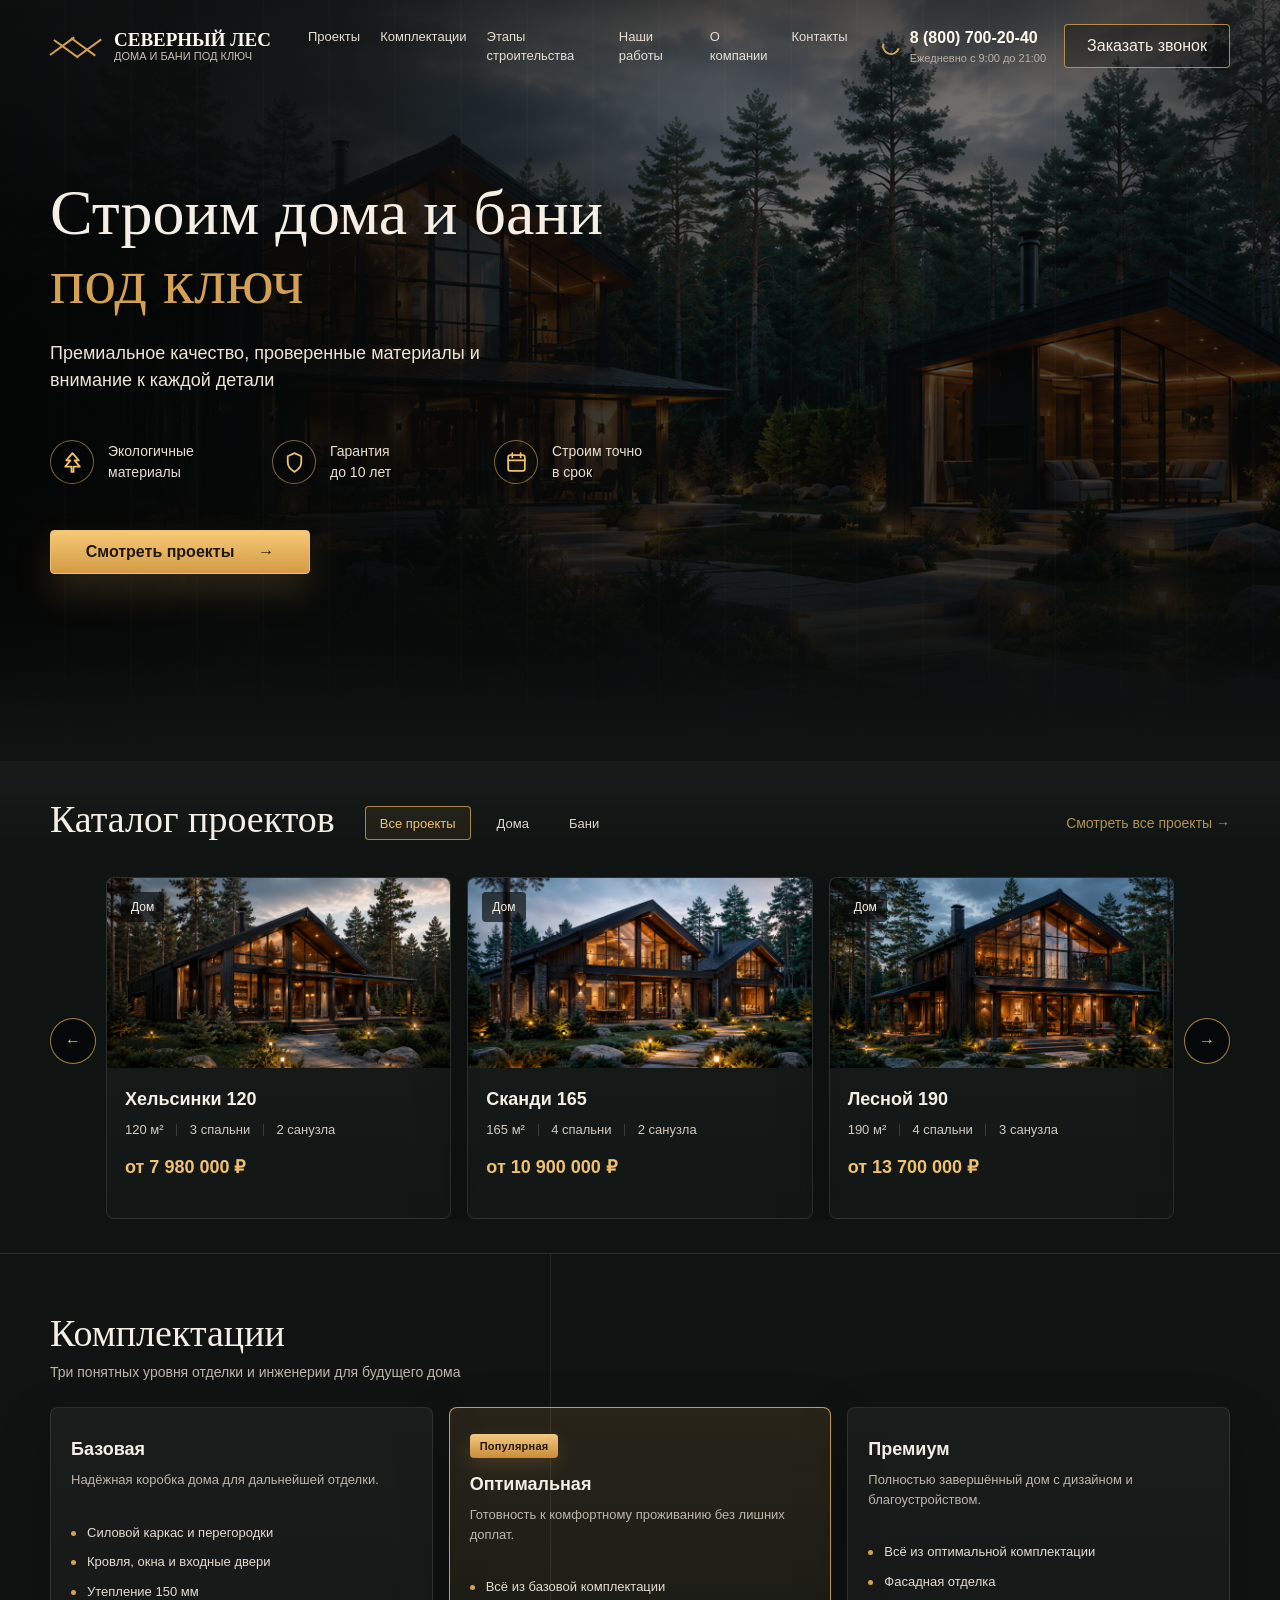
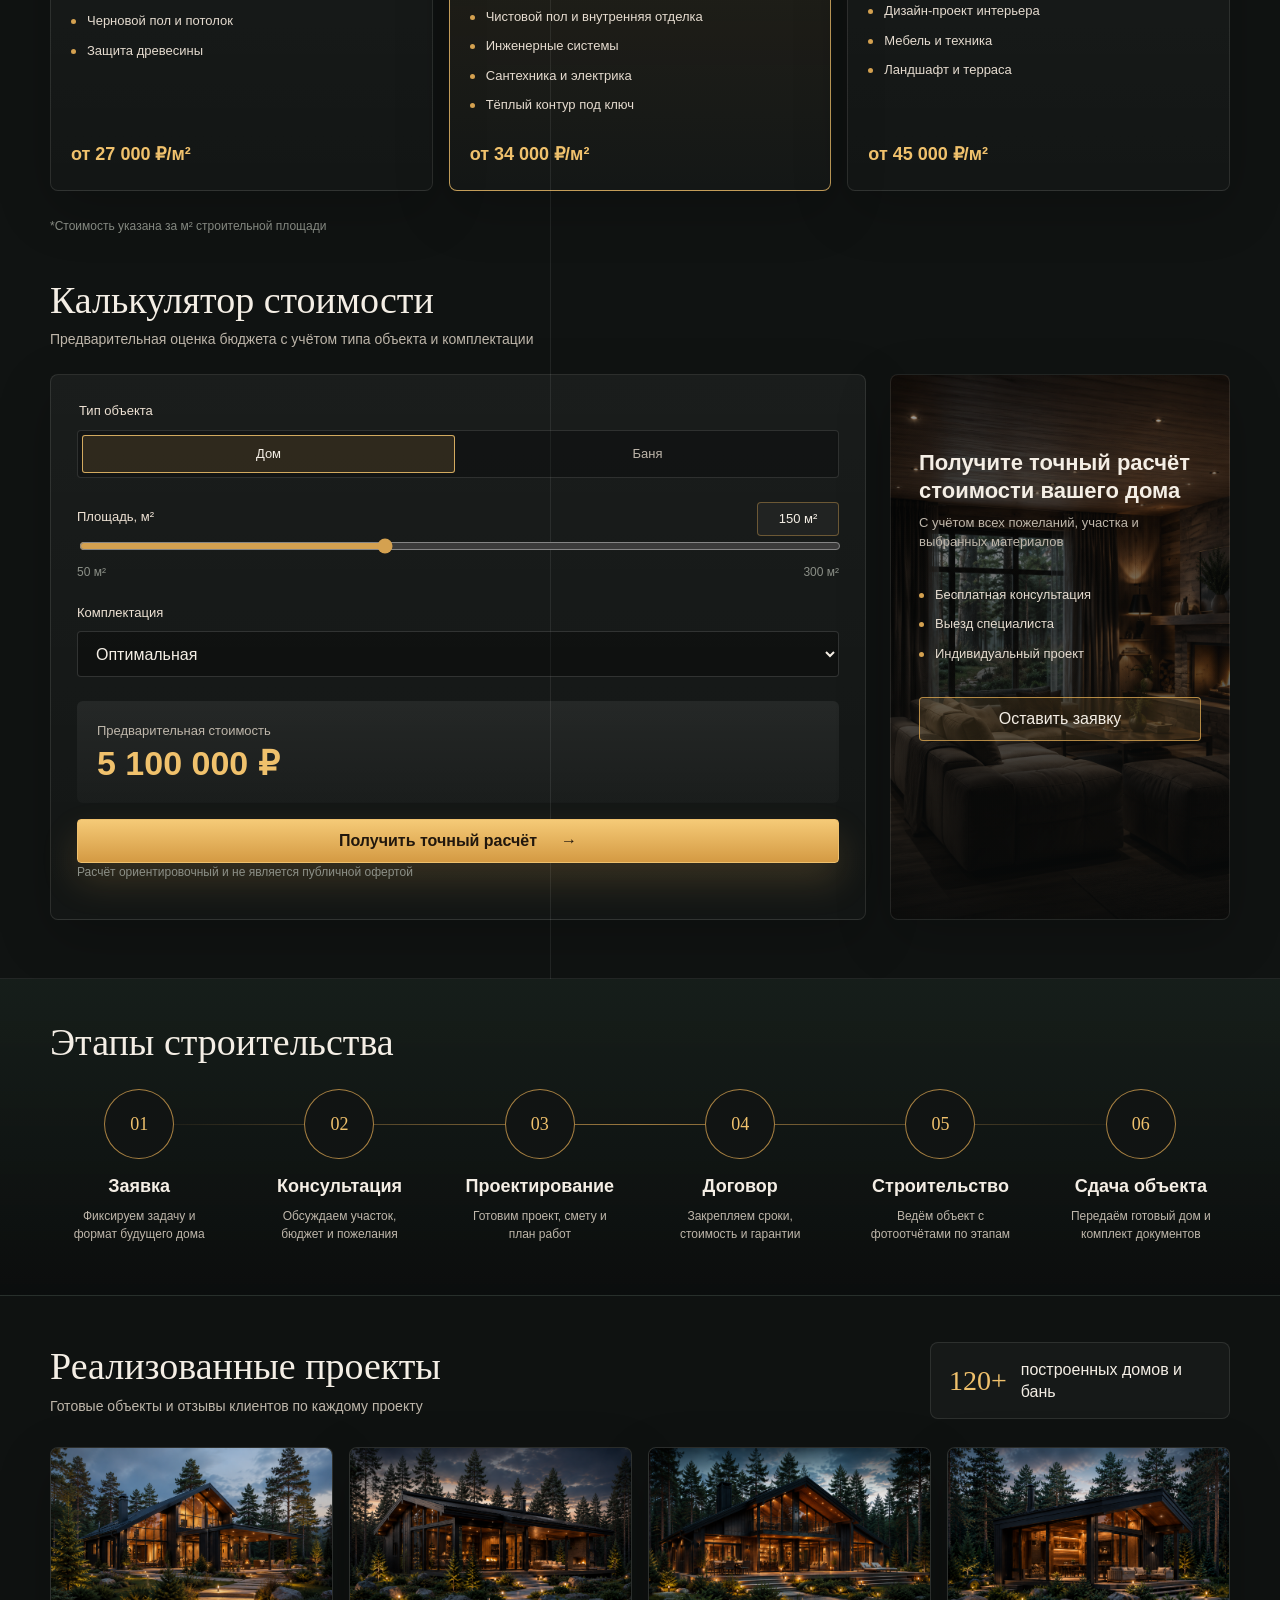
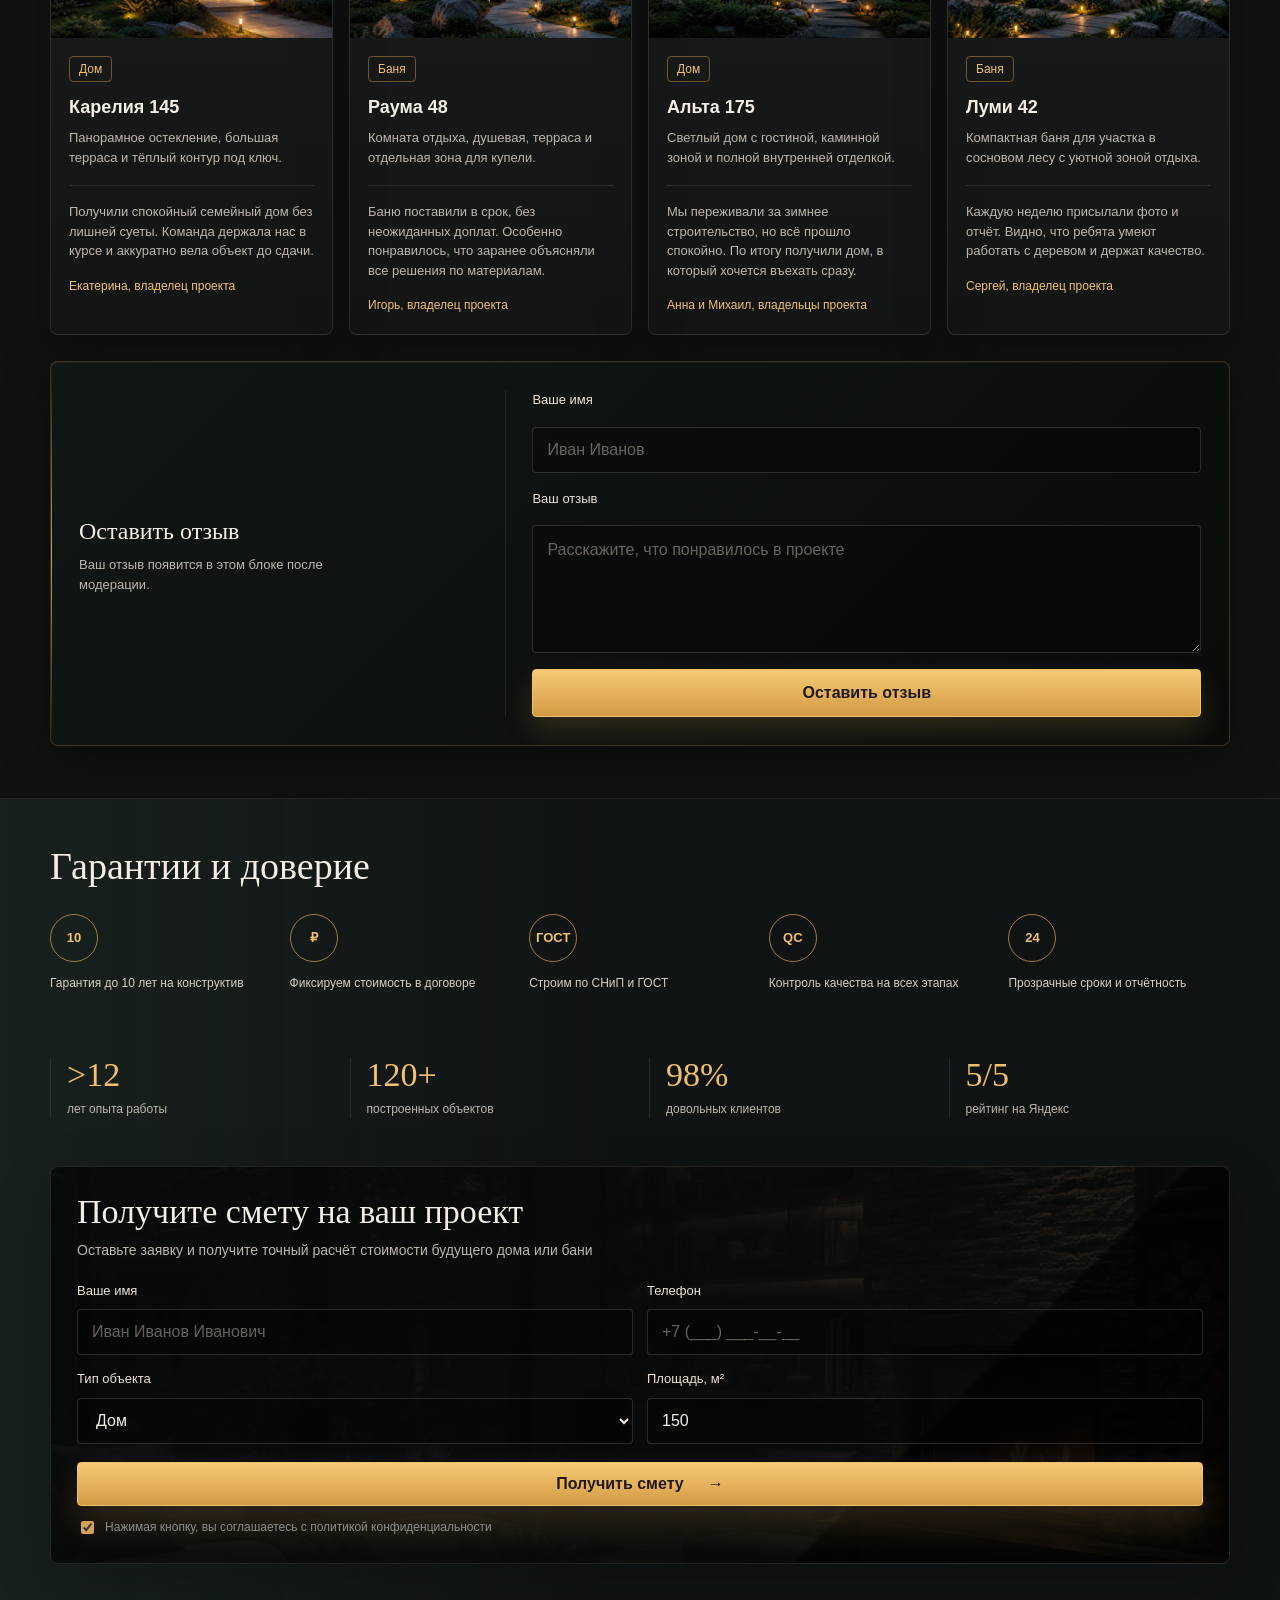
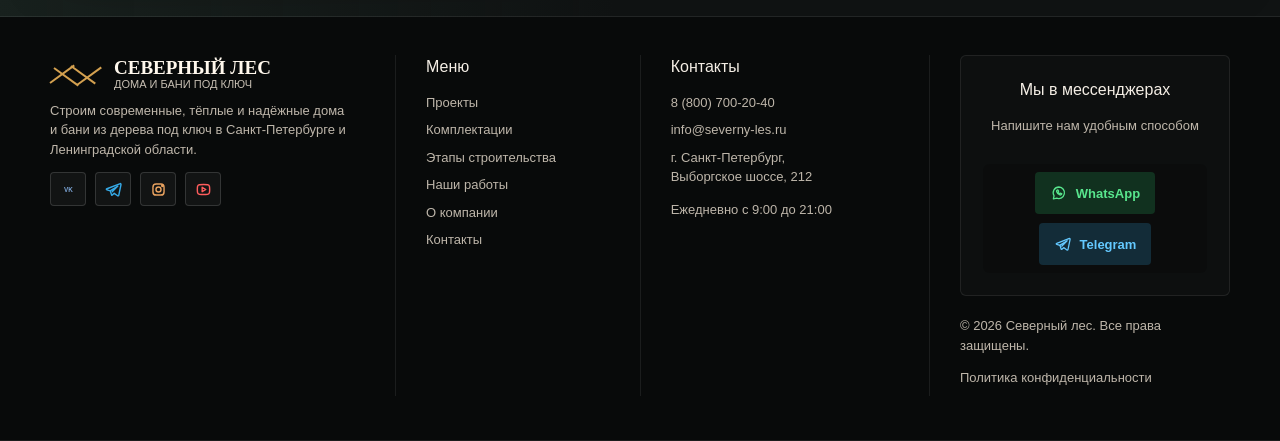
<file: severny-les-site/index.html>
<!doctype html>
<html lang="ru">
  <head>
    <meta charset="utf-8" />
    <meta name="viewport" content="width=device-width, initial-scale=1" />
    <title>Северный лес — дома и бани под ключ</title>
    <meta
      name="description"
      content="Строительство домов и бань под ключ: каталог проектов, комплектации, калькулятор стоимости, реализованные объекты и отзывы клиентов."
    />
    <link rel="stylesheet" href="styles.css" />
  </head>
  <body>
    <div class="site-shell">
      <header class="site-header" aria-label="Главная навигация">
        <a class="brand" href="#top" aria-label="Северный лес">
          <span class="brand-mark" aria-hidden="true"><span></span></span>
          <span class="brand-text">
            <strong>Северный лес</strong>
            <small>дома и бани под ключ</small>
          </span>
        </a>

        <nav class="main-nav" id="main-nav">
          <a href="#projects">Проекты</a>
          <a href="#packages">Комплектации</a>
          <a href="#stages">Этапы строительства</a>
          <a href="#realized">Наши работы</a>
          <a href="#trust">О компании</a>
          <a href="#contacts">Контакты</a>
        </nav>

        <div class="header-actions">
          <a class="phone-link" href="tel:+78007002040">
            <span class="phone-icon" aria-hidden="true"></span>
            <span>
              <strong>8 (800) 700-20-40</strong>
              <small>Ежедневно с 9:00 до 21:00</small>
            </span>
          </a>
          <a class="ghost-button" href="#contacts">Заказать звонок</a>
        </div>

        <button class="menu-toggle" type="button" aria-expanded="false" aria-controls="main-nav">
          <span></span>
          <span></span>
          <span></span>
        </button>
      </header>

      <main id="top">
        <section class="hero section-band">
          <div class="section-inner hero-inner">
            <div class="hero-copy">
              <h1>Строим дома и бани <span>под ключ</span></h1>
              <p>Премиальное качество, проверенные материалы и внимание к каждой детали</p>

              <div class="hero-features" aria-label="Преимущества">
                <div class="feature">
                  <span class="line-icon" aria-hidden="true">
                    <svg viewBox="0 0 24 24" focusable="false">
                      <path d="M12 3 6 10h4l-5 6h6v5h2v-5h6l-5-6h4L12 3Z" />
                    </svg>
                  </span>
                  <span>Экологичные<br />материалы</span>
                </div>
                <div class="feature">
                  <span class="line-icon" aria-hidden="true">
                    <svg viewBox="0 0 24 24" focusable="false">
                      <path d="M12 3 5.5 6v5.8c0 4.3 2.7 7.1 6.5 9.2 3.8-2.1 6.5-4.9 6.5-9.2V6L12 3Z" />
                    </svg>
                  </span>
                  <span>Гарантия<br />до 10 лет</span>
                </div>
                <div class="feature">
                  <span class="line-icon" aria-hidden="true">
                    <svg viewBox="0 0 24 24" focusable="false">
                      <path d="M6 5h12a2 2 0 0 1 2 2v11a2 2 0 0 1-2 2H6a2 2 0 0 1-2-2V7a2 2 0 0 1 2-2Z" />
                      <path d="M8 3v4M16 3v4M4 10h16" />
                    </svg>
                  </span>
                  <span>Строим точно<br />в срок</span>
                </div>
              </div>

              <div class="hero-cta">
                <a class="primary-button" href="#projects">
                  Смотреть проекты
                  <span aria-hidden="true">→</span>
                </a>
                <a class="play-link" href="#realized" hidden>
                  <span class="play-dot" aria-hidden="true"></span>
                  <span>Смотреть наши<br />работы</span>
                </a>
              </div>
            </div>
          </div>
        </section>

        <section class="catalog section-band" id="projects">
          <div class="section-inner">
            <div class="section-heading row-heading">
              <div>
                <h2>Каталог проектов</h2>
              </div>
              <div class="tabs" aria-label="Фильтр проектов">
                <button class="tab active" type="button" data-filter="all">Все проекты</button>
                <button class="tab" type="button" data-filter="house">Дома</button>
                <button class="tab" type="button" data-filter="bath">Бани</button>
              </div>
              <button class="text-link inert-link" type="button" aria-disabled="true">Смотреть все проекты <span aria-hidden="true">→</span></button>
            </div>

            <div class="project-carousel" aria-label="Карусель проектов">
              <button class="carousel-arrow carousel-prev" type="button" aria-label="Предыдущий проект">←</button>
              <div class="project-viewport">
                <div class="project-track">
                  <article class="project-card" data-type="house">
                    <img class="project-media" src="assets/house-01.png" alt="Проект дома Хельсинки 120" />
                    <span class="badge">Дом</span>
                    <div class="card-body">
                      <h3>Хельсинки 120</h3>
                      <p class="specs">120 м² <span></span> 3 спальни <span></span> 2 санузла</p>
                      <p class="price">от 7 980 000 ₽</p>
                    </div>
                  </article>
                  <article class="project-card" data-type="house">
                    <img class="project-media" src="assets/house-02.png" alt="Проект дома Сканди 165" />
                    <span class="badge">Дом</span>
                    <div class="card-body">
                      <h3>Сканди 165</h3>
                      <p class="specs">165 м² <span></span> 4 спальни <span></span> 2 санузла</p>
                      <p class="price">от 10 900 000 ₽</p>
                    </div>
                  </article>
                  <article class="project-card" data-type="house">
                    <img class="project-media" src="assets/house-03.png" alt="Проект дома Лесной 190" />
                    <span class="badge">Дом</span>
                    <div class="card-body">
                      <h3>Лесной 190</h3>
                      <p class="specs">190 м² <span></span> 4 спальни <span></span> 3 санузла</p>
                      <p class="price">от 13 700 000 ₽</p>
                    </div>
                  </article>
                  <article class="project-card" data-type="house">
                    <img class="project-media" src="assets/house-04.png" alt="Проект дома Карелия 145" />
                    <span class="badge">Дом</span>
                    <div class="card-body">
                      <h3>Карелия 145</h3>
                      <p class="specs">145 м² <span></span> 3 спальни <span></span> 2 санузла</p>
                      <p class="price">от 9 800 000 ₽</p>
                    </div>
                  </article>
                  <article class="project-card" data-type="house">
                    <img class="project-media" src="assets/house-05.png" alt="Проект дома Нордик 210" />
                    <span class="badge">Дом</span>
                    <div class="card-body">
                      <h3>Нордик 210</h3>
                      <p class="specs">210 м² <span></span> 5 спален <span></span> 3 санузла</p>
                      <p class="price">от 15 400 000 ₽</p>
                    </div>
                  </article>
                  <article class="project-card" data-type="house">
                    <img class="project-media" src="assets/house-06.png" alt="Проект дома Альта 175" />
                    <span class="badge">Дом</span>
                    <div class="card-body">
                      <h3>Альта 175</h3>
                      <p class="specs">175 м² <span></span> 4 спальни <span></span> Терраса</p>
                      <p class="price">от 12 600 000 ₽</p>
                    </div>
                  </article>
                  <article class="project-card" data-type="house">
                    <img class="project-media" src="assets/house-07.png" alt="Проект дома Вилла Север 240" />
                    <span class="badge">Дом</span>
                    <div class="card-body">
                      <h3>Вилла Север 240</h3>
                      <p class="specs">240 м² <span></span> 5 спален <span></span> Каминная</p>
                      <p class="price">от 18 900 000 ₽</p>
                    </div>
                  </article>
                  <article class="project-card" data-type="bath">
                    <img class="project-media" src="assets/bath-01.png" alt="Проект бани Хюгге 36" />
                    <span class="badge">Баня</span>
                    <div class="card-body">
                      <h3>Баня Хюгге 36</h3>
                      <p class="specs">36 м² <span></span> Комната отдыха <span></span> Парная</p>
                      <p class="price">от 2 950 000 ₽</p>
                    </div>
                  </article>
                  <article class="project-card" data-type="bath">
                    <img class="project-media" src="assets/bath-02.png" alt="Проект бани Лахти 56" />
                    <span class="badge">Баня</span>
                    <div class="card-body">
                      <h3>Баня Лахти 56</h3>
                      <p class="specs">56 м² <span></span> Комната отдыха <span></span> Терраса</p>
                      <p class="price">от 4 450 000 ₽</p>
                    </div>
                  </article>
                  <article class="project-card" data-type="bath">
                    <img class="project-media" src="assets/bath-03.png" alt="Проект бани Раума 48" />
                    <span class="badge">Баня</span>
                    <div class="card-body">
                      <h3>Баня Раума 48</h3>
                      <p class="specs">48 м² <span></span> Душевая <span></span> Терраса</p>
                      <p class="price">от 3 870 000 ₽</p>
                    </div>
                  </article>
                  <article class="project-card" data-type="bath">
                    <img class="project-media" src="assets/bath-04.png" alt="Проект бани Тайга 72" />
                    <span class="badge">Баня</span>
                    <div class="card-body">
                      <h3>Баня Тайга 72</h3>
                      <p class="specs">72 м² <span></span> Купель <span></span> Камин</p>
                      <p class="price">от 5 980 000 ₽</p>
                    </div>
                  </article>
                  <article class="project-card" data-type="bath">
                    <img class="project-media" src="assets/bath-05.png" alt="Проект бани Луми 42" />
                    <span class="badge">Баня</span>
                    <div class="card-body">
                      <h3>Баня Луми 42</h3>
                      <p class="specs">42 м² <span></span> Парная <span></span> Панорама</p>
                      <p class="price">от 3 420 000 ₽</p>
                    </div>
                  </article>
                  <article class="project-card" data-type="bath">
                    <img class="project-media" src="assets/bath-06.png" alt="Проект бани Сосны 64" />
                    <span class="badge">Баня</span>
                    <div class="card-body">
                      <h3>Баня Сосны 64</h3>
                      <p class="specs">64 м² <span></span> Зона отдыха <span></span> Терраса</p>
                      <p class="price">от 5 150 000 ₽</p>
                    </div>
                  </article>
                  <article class="project-card" data-type="bath">
                    <img class="project-media" src="assets/bath-07.png" alt="Проект бани Аура 30" />
                    <span class="badge">Баня</span>
                    <div class="card-body">
                      <h3>Баня Аура 30</h3>
                      <p class="specs">30 м² <span></span> Душевая <span></span> Парная</p>
                      <p class="price">от 2 480 000 ₽</p>
                    </div>
                  </article>
                </div>
              </div>
              <button class="carousel-arrow carousel-next" type="button" aria-label="Следующий проект">→</button>
            </div>

          </div>
        </section>

        <section class="split-section section-band" id="packages">
          <div class="section-inner split-grid">
            <div class="packages-panel">
              <div class="section-heading">
                <h2>Комплектации</h2>
                <p>Три понятных уровня отделки и инженерии для будущего дома</p>
              </div>

              <div class="package-grid">
                <article class="package-card">
                  <h3>Базовая</h3>
                  <p>Надёжная коробка дома для дальнейшей отделки.</p>
                  <ul>
                    <li>Силовой каркас и перегородки</li>
                    <li>Кровля, окна и входные двери</li>
                    <li>Утепление 150 мм</li>
                    <li>Черновой пол и потолок</li>
                    <li>Защита древесины</li>
                  </ul>
                  <strong>от 27 000 ₽/м²</strong>
                </article>

                <article class="package-card featured">
                  <span class="popular-label">Популярная</span>
                  <h3>Оптимальная</h3>
                  <p>Готовность к комфортному проживанию без лишних доплат.</p>
                  <ul>
                    <li>Всё из базовой комплектации</li>
                    <li>Чистовой пол и внутренняя отделка</li>
                    <li>Инженерные системы</li>
                    <li>Сантехника и электрика</li>
                    <li>Тёплый контур под ключ</li>
                  </ul>
                  <strong>от 34 000 ₽/м²</strong>
                </article>

                <article class="package-card">
                  <h3>Премиум</h3>
                  <p>Полностью завершённый дом с дизайном и благоустройством.</p>
                  <ul>
                    <li>Всё из оптимальной комплектации</li>
                    <li>Фасадная отделка</li>
                    <li>Дизайн-проект интерьера</li>
                    <li>Мебель и техника</li>
                    <li>Ландшафт и терраса</li>
                  </ul>
                  <strong>от 45 000 ₽/м²</strong>
                </article>
              </div>

              <p class="note">*Стоимость указана за м² строительной площади</p>
            </div>

            <div class="calculator-panel" id="estimate">
              <div class="section-heading">
                <h2>Калькулятор стоимости</h2>
                <p>Предварительная оценка бюджета с учётом типа объекта и комплектации</p>
              </div>

              <div class="calculator-layout">
                <form class="calculator" action="#" method="post">
                  <fieldset>
                    <legend>Тип объекта</legend>
                    <div class="segmented">
                      <label>
                        <input type="radio" name="objectType" value="house" checked />
                        <span>Дом</span>
                      </label>
                      <label>
                        <input type="radio" name="objectType" value="sauna" />
                        <span>Баня</span>
                      </label>
                    </div>
                  </fieldset>

                  <label class="range-label" for="area">
                    <span>Площадь, м²</span>
                    <output id="areaOutput" for="area">150 м²</output>
                  </label>
                  <input id="area" name="area" type="range" min="50" max="300" value="150" step="5" />
                  <div class="range-scale" aria-hidden="true">
                    <span>50 м²</span>
                    <span>300 м²</span>
                  </div>

                  <label class="select-label" for="packageSelect">
                    <span>Комплектация</span>
                    <select id="packageSelect" name="package">
                      <option value="27000">Базовая</option>
                      <option value="34000" selected>Оптимальная</option>
                      <option value="45000">Премиум</option>
                    </select>
                  </label>

                  <div class="total-box">
                    <span>Предварительная стоимость</span>
                    <strong id="totalPrice">5 100 000 ₽</strong>
                  </div>

                  <button class="primary-button wide" type="submit">
                    Получить точный расчёт
                    <span aria-hidden="true">→</span>
                  </button>
                  <p class="form-note">Расчёт ориентировочный и не является публичной офертой</p>
                </form>

                <aside class="lead-card">
                  <div class="lead-content">
                    <h3>Получите точный расчёт стоимости вашего дома</h3>
                    <p>С учётом всех пожеланий, участка и выбранных материалов</p>
                    <ul>
                      <li>Бесплатная консультация</li>
                      <li>Выезд специалиста</li>
                      <li>Индивидуальный проект</li>
                    </ul>
                    <a class="ghost-button filled" href="#contacts">Оставить заявку</a>
                  </div>
                </aside>
              </div>
            </div>
          </div>
        </section>

        <section class="stages section-band" id="stages">
          <div class="section-inner">
            <div class="section-heading">
              <h2>Этапы строительства</h2>
            </div>

            <ol class="stage-list">
              <li>
                <span class="stage-num">01</span>
                <h3>Заявка</h3>
                <p>Фиксируем задачу и формат будущего дома</p>
              </li>
              <li>
                <span class="stage-num">02</span>
                <h3>Консультация</h3>
                <p>Обсуждаем участок, бюджет и пожелания</p>
              </li>
              <li>
                <span class="stage-num">03</span>
                <h3>Проектирование</h3>
                <p>Готовим проект, смету и план работ</p>
              </li>
              <li>
                <span class="stage-num">04</span>
                <h3>Договор</h3>
                <p>Закрепляем сроки, стоимость и гарантии</p>
              </li>
              <li>
                <span class="stage-num">05</span>
                <h3>Строительство</h3>
                <p>Ведём объект с фотоотчётами по этапам</p>
              </li>
              <li>
                <span class="stage-num">06</span>
                <h3>Сдача объекта</h3>
                <p>Передаём готовый дом и комплект документов</p>
              </li>
            </ol>
          </div>
        </section>

        <section class="realized section-band" id="realized">
          <div class="section-inner">
            <div class="section-heading row-heading realized-heading">
              <div>
                <h2>Реализованные проекты</h2>
                <p>Готовые объекты и отзывы клиентов по каждому проекту</p>
              </div>
              <div class="realized-counter">
                <span class="counter-icon" aria-hidden="true">120+</span>
                <strong>построенных домов и бань</strong>
              </div>
            </div>

            <div class="realized-grid">
              <article class="realized-card">
                <img src="assets/house-04.png" alt="Реализованный дом Карелия 145" />
                <div class="realized-body">
                  <span>Дом</span>
                  <h3>Карелия 145</h3>
                  <p>Панорамное остекление, большая терраса и тёплый контур под ключ.</p>
                  <blockquote>
                    <p>Получили спокойный семейный дом без лишней суеты. Команда держала нас в курсе и аккуратно вела объект до сдачи.</p>
                    <cite>Екатерина, владелец проекта</cite>
                  </blockquote>
                </div>
              </article>

              <article class="realized-card">
                <img src="assets/bath-03.png" alt="Реализованная баня Раума 48" />
                <div class="realized-body">
                  <span>Баня</span>
                  <h3>Раума 48</h3>
                  <p>Комната отдыха, душевая, терраса и отдельная зона для купели.</p>
                  <blockquote>
                    <p>Баню поставили в срок, без неожиданных доплат. Особенно понравилось, что заранее объясняли все решения по материалам.</p>
                    <cite>Игорь, владелец проекта</cite>
                  </blockquote>
                </div>
              </article>

              <article class="realized-card">
                <img src="assets/house-06.png" alt="Реализованный дом Альта 175" />
                <div class="realized-body">
                  <span>Дом</span>
                  <h3>Альта 175</h3>
                  <p>Светлый дом с гостиной, каминной зоной и полной внутренней отделкой.</p>
                  <blockquote>
                    <p>Мы переживали за зимнее строительство, но всё прошло спокойно. По итогу получили дом, в который хочется въехать сразу.</p>
                    <cite>Анна и Михаил, владельцы проекта</cite>
                  </blockquote>
                </div>
              </article>

              <article class="realized-card">
                <img src="assets/bath-05.png" alt="Реализованная баня Луми 42" />
                <div class="realized-body">
                  <span>Баня</span>
                  <h3>Луми 42</h3>
                  <p>Компактная баня для участка в сосновом лесу с уютной зоной отдыха.</p>
                  <blockquote>
                    <p>Каждую неделю присылали фото и отчёт. Видно, что ребята умеют работать с деревом и держат качество.</p>
                    <cite>Сергей, владелец проекта</cite>
                  </blockquote>
                </div>
              </article>
            </div>

            <form class="review-form" action="#" method="post">
              <div class="review-form-copy">
                <h3>Оставить отзыв</h3>
                <p>Ваш отзыв появится в этом блоке после модерации.</p>
              </div>
              <label>
                <span>Ваше имя</span>
                <input type="text" name="reviewName" placeholder="Иван Иванов" />
              </label>
              <label>
                <span>Ваш отзыв</span>
                <textarea name="reviewText" rows="4" placeholder="Расскажите, что понравилось в проекте"></textarea>
              </label>
              <button class="ghost-button filled" type="submit">Оставить отзыв</button>
            </form>
          </div>
        </section>

        <section class="trust section-band" id="trust">
          <div class="section-inner trust-grid">
            <div>
              <div class="section-heading">
                <h2>Гарантии и доверие</h2>
              </div>

              <div class="trust-features">
                <div>
                  <span class="trust-icon">10</span>
                  <p>Гарантия до 10 лет на конструктив</p>
                </div>
                <div>
                  <span class="trust-icon">₽</span>
                  <p>Фиксируем стоимость в договоре</p>
                </div>
                <div>
                  <span class="trust-icon">ГОСТ</span>
                  <p>Строим по СНиП и ГОСТ</p>
                </div>
                <div>
                  <span class="trust-icon">QC</span>
                  <p>Контроль качества на всех этапах</p>
                </div>
                <div>
                  <span class="trust-icon">24</span>
                  <p>Прозрачные сроки и отчётность</p>
                </div>
              </div>

              <div class="stats">
                <div><strong>&gt;12</strong><span>лет опыта работы</span></div>
                <div><strong>120+</strong><span>построенных объектов</span></div>
                <div><strong>98%</strong><span>довольных клиентов</span></div>
                <div><strong>5/5</strong><span>рейтинг на Яндекс</span></div>
              </div>
            </div>

            <form class="estimate-form" action="#" method="post" id="contacts">
              <div class="form-copy">
                <h2>Получите смету на ваш проект</h2>
                <p>Оставьте заявку и получите точный расчёт стоимости будущего дома или бани</p>
              </div>
              <div class="form-grid">
                <label>
                  <span>Ваше имя</span>
                  <input type="text" name="name" placeholder="Иван Иванов Иванович" autocomplete="name" />
                </label>
                <label>
                  <span>Телефон</span>
                  <input type="tel" name="phone" placeholder="+7 (___) ___-__-__" autocomplete="tel" />
                </label>
                <label>
                  <span>Тип объекта</span>
                  <select name="type">
                    <option>Дом</option>
                    <option>Баня</option>
                  </select>
                </label>
                <label>
                  <span>Площадь, м²</span>
                  <input type="number" name="area" value="150" min="20" />
                </label>
              </div>
              <button class="primary-button wide" type="submit">
                Получить смету
                <span aria-hidden="true">→</span>
              </button>
              <p class="privacy">
                <input type="checkbox" checked aria-label="Согласие с политикой конфиденциальности" />
                Нажимая кнопку, вы соглашаетесь с политикой конфиденциальности
              </p>
            </form>
          </div>
        </section>
      </main>

      <footer class="site-footer section-band">
        <div class="section-inner footer-grid">
          <div>
            <a class="brand footer-brand" href="#top" aria-label="Северный лес">
              <span class="brand-mark" aria-hidden="true"><span></span></span>
              <span class="brand-text">
                <strong>Северный лес</strong>
                <small>дома и бани под ключ</small>
              </span>
            </a>
            <p>Строим современные, тёплые и надёжные дома и бани из дерева под ключ в Санкт-Петербурге и Ленинградской области.</p>
            <div class="socials" aria-label="Социальные сети">
              <a class="social-link vk" href="#" aria-label="ВКонтакте">
                <svg viewBox="0 0 24 24" focusable="false" aria-hidden="true">
                  <text x="12" y="15" text-anchor="middle">VK</text>
                </svg>
              </a>
              <a class="social-link telegram" href="#" aria-label="Telegram">
                <svg viewBox="0 0 24 24" focusable="false" aria-hidden="true">
                  <path d="M20.6 4.5 3.7 11.1c-1 .4-1 1 0 1.3l4.2 1.3 1.6 5c.2.7.6.8 1.1.3l2.3-2.2 4.3 3.1c.8.4 1.3.2 1.5-.8l2.7-12.9c.3-1.2-.4-1.7-.8-1.7Z" />
                  <path d="m8.2 13.5 9.3-5.8-7.2 7.2" />
                </svg>
              </a>
              <a class="social-link instagram" href="#" aria-label="Instagram">
                <svg viewBox="0 0 24 24" focusable="false" aria-hidden="true">
                  <rect x="5" y="5" width="14" height="14" rx="4" />
                  <circle cx="12" cy="12" r="3.2" />
                  <circle cx="16.8" cy="7.4" r="0.8" />
                </svg>
              </a>
              <a class="social-link youtube" href="#" aria-label="YouTube">
                <svg viewBox="0 0 24 24" focusable="false" aria-hidden="true">
                  <path d="M4.5 8.1c.2-1.1 1.1-1.9 2.2-2.1 1.6-.2 3.5-.3 5.3-.3s3.7.1 5.3.3c1.1.2 2 .9 2.2 2.1.2 1.1.3 2.5.3 3.9s-.1 2.8-.3 3.9c-.2 1.1-1.1 1.9-2.2 2.1-1.6.2-3.5.3-5.3.3s-3.7-.1-5.3-.3c-1.1-.2-2-.9-2.2-2.1-.2-1.1-.3-2.5-.3-3.9s.1-2.8.3-3.9Z" />
                  <path d="m10.3 9.2 4.6 2.8-4.6 2.8V9.2Z" />
                </svg>
              </a>
            </div>
          </div>

          <div>
            <h3>Меню</h3>
            <a href="#projects">Проекты</a>
            <a href="#packages">Комплектации</a>
            <a href="#stages">Этапы строительства</a>
            <a href="#realized">Наши работы</a>
            <a href="#trust">О компании</a>
            <a href="#contacts">Контакты</a>
          </div>

          <div>
            <h3>Контакты</h3>
            <a href="tel:+78007002040">8 (800) 700-20-40</a>
            <a href="mailto:info@severny-les.ru">info@severny-les.ru</a>
            <p>г. Санкт-Петербург,<br />Выборгское шоссе, 212</p>
            <p>Ежедневно с 9:00 до 21:00</p>
          </div>

          <div>
            <div class="messenger-panel">
            <h3>Мы в мессенджерах</h3>
            <p>Напишите нам удобным способом</p>
            <div class="messengers">
              <a class="messenger-button whatsapp" href="#">
                <svg viewBox="0 0 24 24" focusable="false" aria-hidden="true">
                  <path d="M12 4a7.7 7.7 0 0 0-6.6 11.7L4.5 20l4.4-1.1A7.7 7.7 0 1 0 12 4Z" />
                  <path d="M9.1 8.4c-.2.4-.5 1.2-.3 1.8.5 1.8 2.6 3.8 4.4 4.4.6.2 1.4-.1 1.8-.3l.8-1.2-1.9-.9-.8.8c-1.1-.4-2-1.3-2.4-2.4l.8-.8-.9-1.9-1.5.5Z" />
                </svg>
                WhatsApp
              </a>
              <a class="messenger-button telegram" href="#">
                <svg viewBox="0 0 24 24" focusable="false" aria-hidden="true">
                  <path d="M20.6 4.5 3.7 11.1c-1 .4-1 1 0 1.3l4.2 1.3 1.6 5c.2.7.6.8 1.1.3l2.3-2.2 4.3 3.1c.8.4 1.3.2 1.5-.8l2.7-12.9c.3-1.2-.4-1.7-.8-1.7Z" />
                  <path d="m8.2 13.5 9.3-5.8-7.2 7.2" />
                </svg>
                Telegram
              </a>
            </div>
            </div>
            <p class="copyright">© 2026 Северный лес. Все права защищены.</p>
            <a href="#">Политика конфиденциальности</a>
          </div>
        </div>
      </footer>
    </div>

    <script src="script.js"></script>
  </body>
</html>
</file>
<file: aviora-landing/styles.css>
:root {
  color-scheme: dark;
  --ink: #0d0d0c;
  --ink-soft: #121210;
  --charcoal: #191816;
  --charcoal-light: #211f1c;
  --ivory: #f1ede5;
  --ivory-dark: #e8e2d7;
  --paper: #f4f0e9;
  --muted: #aaa49a;
  --muted-dark: #6f6b64;
  --bronze: #b88552;
  --bronze-light: #d2a36f;
  --line: rgba(220, 201, 175, 0.18);
  --line-dark: rgba(28, 25, 21, 0.18);
  --container: 1280px;
  --header-height: 84px;
  --shadow: 0 28px 80px rgba(0, 0, 0, 0.34);
}

* {
  box-sizing: border-box;
  letter-spacing: 0;
}

html {
  scroll-behavior: smooth;
  scroll-padding-top: var(--header-height);
}

body {
  margin: 0;
  overflow-x: hidden;
  color: var(--paper);
  background: var(--ink);
  font-family: "Segoe UI", Arial, sans-serif;
  font-size: 16px;
  line-height: 1.55;
  text-rendering: optimizeLegibility;
}

body.dialog-open {
  overflow: hidden;
}

body.menu-open {
  overflow: hidden;
}

::selection {
  color: var(--ink);
  background: var(--bronze-light);
}

a {
  color: inherit;
  text-decoration: none;
}

button,
input,
select {
  font: inherit;
}

button,
select {
  cursor: pointer;
}

img {
  display: block;
  max-width: 100%;
}

h1,
h2,
h3,
p {
  margin-top: 0;
}

h1,
h2,
h3 {
  margin-bottom: 0;
  font-family: Georgia, "Times New Roman", serif;
  font-weight: 400;
  line-height: 1.02;
}

h1 {
  max-width: 760px;
  font-size: 78px;
}

h2 {
  font-size: 56px;
}

h3 {
  font-size: 28px;
}

.container {
  width: min(var(--container), calc(100% - 80px));
  margin-inline: auto;
}

.section {
  padding: 112px 0;
}

.eyebrow {
  margin-bottom: 20px;
  color: var(--bronze-light);
  font-size: 12px;
  font-weight: 700;
  line-height: 1.2;
  text-transform: uppercase;
}

.button {
  min-height: 54px;
  display: inline-flex;
  align-items: center;
  justify-content: center;
  border: 1px solid transparent;
  border-radius: 2px;
  padding: 0 28px;
  font-size: 12px;
  font-weight: 700;
  line-height: 1;
  text-align: center;
  text-transform: uppercase;
  transition: color 180ms ease, background-color 180ms ease, border-color 180ms ease, transform 180ms ease;
}

.button:hover {
  transform: translateY(-2px);
}

.button--gold {
  color: #17120e;
  background: var(--bronze-light);
  border-color: var(--bronze-light);
}

.button--gold:hover {
  background: #e0b582;
  border-color: #e0b582;
}

.button--line {
  color: var(--paper);
  background: transparent;
  border-color: rgba(210, 163, 111, 0.72);
}

.button--line:hover {
  color: var(--ink);
  background: var(--bronze-light);
  border-color: var(--bronze-light);
}

a:focus-visible,
button:focus-visible,
input:focus-visible,
select:focus-visible {
  outline: 2px solid var(--bronze-light);
  outline-offset: 4px;
}

.scroll-progress {
  position: fixed;
  z-index: 500;
  top: 0;
  right: 0;
  left: 0;
  height: 2px;
  pointer-events: none;
}

.scroll-progress span {
  width: 0;
  height: 100%;
  display: block;
  background: var(--bronze-light);
}

.site-header {
  position: fixed;
  z-index: 200;
  top: 0;
  right: 0;
  left: 0;
  height: var(--header-height);
  border-bottom: 1px solid transparent;
  transition: background-color 220ms ease, border-color 220ms ease, backdrop-filter 220ms ease;
}

.site-header.is-scrolled,
.site-header.menu-open {
  border-bottom-color: var(--line);
  background: rgba(13, 13, 12, 0.92);
  backdrop-filter: blur(18px);
}

.header-inner {
  height: 100%;
  display: grid;
  grid-template-columns: 190px 1fr auto 42px;
  gap: 36px;
  align-items: center;
}

.logo {
  width: max-content;
  display: grid;
  gap: 1px;
  color: var(--bronze-light);
  line-height: 1;
  text-transform: uppercase;
}

.logo > span {
  font-family: Georgia, "Times New Roman", serif;
  font-size: 32px;
}

.logo small {
  color: rgba(244, 240, 233, 0.62);
  font-size: 8px;
  font-weight: 700;
}

.desktop-nav {
  display: flex;
  justify-content: center;
  gap: 34px;
}

.desktop-nav a {
  position: relative;
  padding: 8px 0;
  color: rgba(244, 240, 233, 0.82);
  font-size: 13px;
  transition: color 180ms ease;
}

.desktop-nav a::after {
  content: "";
  position: absolute;
  right: 0;
  bottom: 2px;
  left: 0;
  height: 1px;
  background: var(--bronze-light);
  transform: scaleX(0);
  transform-origin: right;
  transition: transform 180ms ease;
}

.desktop-nav a:hover {
  color: var(--paper);
}

.desktop-nav a:hover::after {
  transform: scaleX(1);
  transform-origin: left;
}

.header-cta {
  min-height: 44px;
  padding-inline: 21px;
}

.menu-toggle {
  width: 42px;
  height: 42px;
  display: none;
  place-items: center;
  border: 0;
  padding: 0;
  color: var(--paper);
  background: transparent;
}

.menu-toggle span {
  position: absolute;
  width: 24px;
  height: 1px;
  background: currentColor;
  transition: transform 180ms ease;
}

.menu-toggle span:first-child {
  transform: translateY(-4px);
}

.menu-toggle span:last-child {
  transform: translateY(4px);
}

.menu-toggle[aria-expanded="true"] span:first-child {
  transform: rotate(45deg);
}

.menu-toggle[aria-expanded="true"] span:last-child {
  transform: rotate(-45deg);
}

.mobile-nav {
  position: absolute;
  top: var(--header-height);
  right: 0;
  left: 0;
  display: grid;
  border-bottom: 1px solid var(--line);
  padding: 22px 40px 30px;
  background: rgba(13, 13, 12, 0.98);
  box-shadow: var(--shadow);
}

.mobile-nav[hidden] {
  display: none;
}

.mobile-nav > a:not(.button) {
  border-bottom: 1px solid var(--line);
  padding: 15px 0;
  font-family: Georgia, "Times New Roman", serif;
  font-size: 26px;
}

.mobile-nav .button {
  margin-top: 22px;
}

.hero {
  position: relative;
  height: 92svh;
  min-height: 680px;
  max-height: 900px;
  overflow: hidden;
  background: var(--ink);
}

.hero-image,
.hero-shade {
  position: absolute;
  inset: 0;
  width: 100%;
  height: 100%;
}

.hero-image {
  object-fit: cover;
  object-position: center;
  transform: scale(1.01);
}

.hero-shade {
  background:
    linear-gradient(90deg, rgba(9, 9, 8, 0.91) 0%, rgba(9, 9, 8, 0.76) 28%, rgba(9, 9, 8, 0.22) 61%, rgba(9, 9, 8, 0.18) 100%),
    linear-gradient(180deg, rgba(9, 9, 8, 0.38) 0%, transparent 38%, rgba(9, 9, 8, 0.76) 100%);
}

.hero-inner {
  position: relative;
  z-index: 2;
  height: 100%;
  display: flex;
  align-items: center;
  padding: calc(var(--header-height) + 30px) 0 150px;
}

.hero-copy {
  width: 670px;
  max-width: 62%;
}

.hero-copy h1 span {
  display: block;
  color: var(--bronze-light);
}

.hero-lead {
  max-width: 590px;
  margin: 30px 0 0;
  color: rgba(244, 240, 233, 0.78);
  font-size: 17px;
  line-height: 1.65;
}

.hero-actions {
  display: flex;
  gap: 30px;
  align-items: center;
  margin-top: 38px;
}

.text-link {
  display: inline-flex;
  align-items: center;
  gap: 13px;
  color: var(--paper);
  font-size: 12px;
  font-weight: 700;
  text-transform: uppercase;
}

.circle-arrow {
  width: 42px;
  height: 42px;
  display: grid;
  place-items: center;
  border: 1px solid rgba(210, 163, 111, 0.72);
  border-radius: 50%;
  color: var(--bronze-light);
  font-size: 17px;
  transition: color 180ms ease, background-color 180ms ease, transform 180ms ease;
}

.text-link:hover .circle-arrow {
  color: var(--ink);
  background: var(--bronze-light);
  transform: translateY(2px);
}

.hero-facts {
  position: absolute;
  right: 0;
  bottom: 44px;
  left: 0;
  max-width: 760px;
  display: grid;
  grid-template-columns: repeat(3, 1fr);
  border-top: 1px solid rgba(244, 240, 233, 0.24);
  padding-top: 20px;
}

.hero-facts div {
  display: grid;
  gap: 4px;
  border-right: 1px solid rgba(244, 240, 233, 0.18);
  padding-right: 24px;
}

.hero-facts div + div {
  padding-left: 24px;
}

.hero-facts div:last-child {
  border-right: 0;
}

.hero-facts strong {
  color: var(--paper);
  font-family: Georgia, "Times New Roman", serif;
  font-size: 23px;
  font-weight: 400;
}

.hero-facts span {
  color: rgba(244, 240, 233, 0.58);
  font-size: 11px;
  text-transform: uppercase;
}

.scroll-cue {
  position: absolute;
  z-index: 3;
  right: 38px;
  bottom: 42px;
  display: flex;
  gap: 13px;
  align-items: center;
  color: rgba(244, 240, 233, 0.58);
  font-size: 10px;
  text-transform: uppercase;
  transform: rotate(-90deg) translateX(100%);
  transform-origin: right bottom;
}

.scroll-cue span {
  width: 40px;
  height: 1px;
  display: block;
  background: var(--bronze-light);
}

.projects {
  position: relative;
  background: var(--ink-soft);
}

.section-teaser {
  position: absolute;
  top: 25px;
  right: 0;
  left: 0;
  display: flex;
  gap: 12px;
  align-items: center;
  color: rgba(244, 240, 233, 0.5);
  font-size: 10px;
  text-transform: uppercase;
}

.section-teaser::after {
  content: "";
  height: 1px;
  flex: 1;
  margin-left: 8px;
  background: var(--line);
}

.section-teaser span {
  color: var(--bronze-light);
  font-family: Georgia, "Times New Roman", serif;
  font-size: 15px;
}

.section-heading {
  display: grid;
  grid-template-columns: minmax(0, 1fr) 420px;
  gap: 80px;
  align-items: end;
  margin-bottom: 58px;
}

.section-heading h2 {
  max-width: 700px;
}

.section-heading > p {
  margin: 0 0 4px;
  color: var(--muted);
}

.project-grid {
  display: grid;
  grid-template-columns: minmax(0, 7fr) minmax(0, 5fr);
  grid-template-rows: repeat(2, 318px);
  gap: 16px;
}

.project-card {
  position: relative;
  min-width: 0;
  overflow: hidden;
  border: 1px solid rgba(244, 240, 233, 0.13);
  border-radius: 4px;
  background: #191715;
}

.project-card--feature {
  grid-row: 1 / 3;
}

.project-card::after {
  content: "";
  position: absolute;
  inset: 0;
  background: linear-gradient(180deg, transparent 32%, rgba(6, 6, 5, 0.87) 100%);
  pointer-events: none;
}

.project-card img {
  width: 100%;
  height: 100%;
  object-fit: cover;
  transition: transform 650ms cubic-bezier(0.22, 1, 0.36, 1), filter 300ms ease;
}

.project-card--feature img {
  object-position: center;
}

.project-card:hover img {
  transform: scale(1.035);
  filter: brightness(1.06);
}

.project-overlay {
  position: absolute;
  z-index: 2;
  right: 28px;
  bottom: 27px;
  left: 28px;
  display: flex;
  gap: 20px;
  align-items: end;
  justify-content: space-between;
}

.project-overlay span {
  display: block;
  margin-bottom: 8px;
  color: var(--bronze-light);
  font-size: 11px;
  font-weight: 700;
  text-transform: uppercase;
}

.project-overlay h3 {
  color: var(--paper);
}

.project-card--feature h3 {
  font-size: 42px;
}

.project-overlay p {
  margin: 10px 0 0;
  color: rgba(244, 240, 233, 0.65);
  font-size: 13px;
}

.project-open {
  width: 48px;
  height: 48px;
  flex: 0 0 auto;
  display: grid;
  place-items: center;
  border: 1px solid rgba(244, 240, 233, 0.5);
  border-radius: 50%;
  color: var(--paper);
  background: rgba(10, 10, 9, 0.42);
  font-size: 20px;
  line-height: 1;
  backdrop-filter: blur(8px);
  transition: color 180ms ease, background-color 180ms ease, border-color 180ms ease, transform 180ms ease;
}

.project-open:hover {
  color: var(--ink);
  background: var(--bronze-light);
  border-color: var(--bronze-light);
  transform: rotate(8deg);
}

.directions {
  color: #24211d;
  background: var(--ivory);
}

.directions-inner {
  display: grid;
  grid-template-columns: 1fr;
  gap: 44px;
  padding-top: 96px;
  padding-bottom: 96px;
}

.directions .eyebrow {
  color: #93653d;
}

.directions-title {
  text-align: center;
}

.directions-title h2 {
  max-width: 820px;
  margin-inline: auto;
  font-size: 46px;
}

.direction-list {
  display: grid;
  grid-template-columns: repeat(5, minmax(0, 1fr));
  border-top: 1px solid var(--line-dark);
}

.direction-item {
  min-width: 0;
  border-right: 1px solid var(--line-dark);
  padding: 24px 28px 4px;
}

.direction-item:first-child {
  border-left: 1px solid var(--line-dark);
}

.direction-item > span {
  display: block;
  margin-bottom: 44px;
  color: #986a42;
  font-family: Georgia, "Times New Roman", serif;
  font-size: 17px;
}

.direction-item h3 {
  min-height: 64px;
  font-size: 26px;
}

.direction-item p {
  margin: 15px 0 0;
  color: var(--muted-dark);
  font-size: 13px;
  line-height: 1.55;
}

.materials {
  min-height: 710px;
  display: grid;
  grid-template-columns: minmax(0, 58%) minmax(420px, 42%);
  background: var(--charcoal);
}

.materials-media,
.delivery-media {
  position: relative;
  min-width: 0;
  overflow: hidden;
}

.materials-media::after,
.delivery-media::after {
  content: "";
  position: absolute;
  inset: 0;
  box-shadow: inset 0 0 100px rgba(0, 0, 0, 0.18);
  pointer-events: none;
}

.materials-media img,
.delivery-media img {
  width: 100%;
  height: 100%;
  object-fit: cover;
}

.image-index {
  position: absolute;
  z-index: 2;
  right: 26px;
  bottom: 22px;
  border-left: 1px solid var(--bronze-light);
  padding-left: 12px;
  color: rgba(244, 240, 233, 0.7);
  font-size: 10px;
  text-transform: uppercase;
}

.materials-copy {
  align-self: center;
  max-width: 650px;
  padding: 80px 72px;
}

.materials-copy h2 {
  font-size: 52px;
}

.materials-copy > p:not(.eyebrow) {
  margin: 28px 0 34px;
  color: var(--muted);
}

.material-list {
  display: grid;
  grid-template-columns: 1fr 1fr;
  gap: 0 28px;
  margin: 0 0 38px;
  padding: 0;
  list-style: none;
}

.material-list li {
  display: flex;
  gap: 13px;
  align-items: center;
  border-top: 1px solid var(--line);
  padding: 14px 0;
  color: rgba(244, 240, 233, 0.86);
  font-size: 13px;
}

.material-list span {
  color: var(--bronze-light);
  font-family: Georgia, "Times New Roman", serif;
}

.process {
  background: var(--ink);
}

.process-heading {
  max-width: 820px;
  margin-bottom: 66px;
}

.process-track {
  display: grid;
  grid-template-columns: repeat(5, minmax(0, 1fr));
}

.process-step {
  position: relative;
  min-height: 235px;
  border-top: 1px solid var(--line);
  border-right: 1px solid var(--line);
  padding: 34px 30px 0 0;
}

.process-step + .process-step {
  padding-left: 30px;
}

.process-step:last-child {
  border-right: 0;
}

.process-step::before {
  content: "";
  position: absolute;
  top: -4px;
  left: 0;
  width: 7px;
  height: 7px;
  border-radius: 50%;
  background: var(--bronze-light);
  box-shadow: 0 0 0 5px rgba(184, 133, 82, 0.14);
}

.process-step + .process-step::before {
  left: 30px;
}

.step-number {
  display: block;
  margin-bottom: 44px;
  color: var(--bronze-light);
  font-family: Georgia, "Times New Roman", serif;
  font-size: 30px;
}

.process-step h3 {
  font-family: "Segoe UI", Arial, sans-serif;
  font-size: 13px;
  font-weight: 700;
  text-transform: uppercase;
}

.process-step p {
  max-width: 200px;
  margin: 12px 0 0;
  color: var(--muted);
  font-size: 13px;
}

.delivery {
  min-height: 660px;
  display: grid;
  grid-template-columns: minmax(420px, 44%) minmax(0, 56%);
  background: var(--charcoal-light);
}

.delivery-copy {
  grid-column: 1;
  grid-row: 1;
  width: min(590px, 100%);
  align-self: center;
  justify-self: end;
  padding: 82px 74px 82px 40px;
}

.delivery-media {
  grid-column: 2;
  grid-row: 1;
}

.delivery-media img {
  object-position: left center;
}

.delivery-copy > p:not(.eyebrow) {
  margin: 28px 0;
  color: var(--muted);
}

.check-list {
  display: grid;
  gap: 10px;
  margin: 0;
  padding: 0;
  list-style: none;
}

.check-list li {
  display: flex;
  gap: 12px;
  align-items: flex-start;
  color: rgba(244, 240, 233, 0.82);
  font-size: 14px;
}

.check-list li::before {
  content: "";
  width: 10px;
  height: 6px;
  flex: 0 0 auto;
  margin-top: 7px;
  border-bottom: 1px solid var(--bronze-light);
  border-left: 1px solid var(--bronze-light);
  transform: rotate(-45deg);
}

.guarantee {
  max-width: 390px;
  display: flex;
  gap: 20px;
  align-items: center;
  border-top: 1px solid rgba(210, 163, 111, 0.55);
  border-bottom: 1px solid rgba(210, 163, 111, 0.55);
  margin-top: 38px;
  padding: 19px 0;
}

.guarantee-number {
  color: var(--bronze-light);
  font-family: Georgia, "Times New Roman", serif;
  font-size: 50px;
  line-height: 1;
}

.guarantee strong {
  display: block;
  font-size: 12px;
  text-transform: uppercase;
}

.guarantee p {
  margin: 2px 0 0;
  color: var(--muted);
  font-size: 12px;
}

.calculator {
  border-top: 1px solid var(--line);
  background: var(--ink-soft);
}

.calculator-layout {
  display: grid;
  grid-template-columns: minmax(0, 1fr) 360px;
  gap: 64px;
  align-items: end;
}

.calculator-main h2 {
  font-size: 50px;
}

.calculator-intro {
  max-width: 760px;
  margin: 22px 0 36px;
  color: var(--muted);
}

.calculator-form {
  display: grid;
  grid-template-columns: repeat(4, minmax(0, 1fr)) 168px;
  gap: 12px;
  align-items: end;
}

.calculator-form label,
.contact-form > label:not(.consent) {
  min-width: 0;
  display: grid;
  gap: 8px;
}

.calculator-form label > span,
.contact-form > label > span {
  color: var(--muted);
  font-size: 11px;
}

input,
select {
  width: 100%;
  height: 54px;
  min-width: 0;
  border: 1px solid rgba(244, 240, 233, 0.16);
  border-radius: 2px;
  padding: 0 14px;
  color: var(--paper);
  background: #1a1917;
  outline: none;
  transition: border-color 180ms ease, background-color 180ms ease;
}

select {
  appearance: none;
  -webkit-appearance: none;
  padding-right: 52px;
}

.select-control {
  position: relative;
}

.select-control::after {
  content: "";
  position: absolute;
  right: 24px;
  bottom: 24px;
  width: 0;
  height: 0;
  border-right: 4px solid transparent;
  border-left: 4px solid transparent;
  border-top: 5px solid var(--bronze-light);
  pointer-events: none;
}

.contact-form .select-control::after {
  border-top-color: #6f6b64;
}

input:hover,
select:hover,
input:focus,
select:focus {
  border-color: rgba(210, 163, 111, 0.7);
  background: #1f1d1a;
}

.calculator-note {
  margin: 14px 0 0;
  color: #777269;
  font-size: 11px;
}

.price-panel {
  min-height: 310px;
  border: 1px solid rgba(210, 163, 111, 0.62);
  border-radius: 4px;
  padding: 32px;
  background: var(--charcoal);
}

.price-panel > span {
  color: var(--muted);
  font-size: 11px;
  font-weight: 700;
  text-transform: uppercase;
}

.price-panel > p {
  margin: 14px 0 22px;
  font-family: Georgia, "Times New Roman", serif;
  font-size: 25px;
}

.price-panel strong {
  color: var(--bronze-light);
  font-size: 40px;
  font-weight: 400;
}

.price-panel ul {
  display: grid;
  gap: 7px;
  margin: 0 0 26px;
  padding: 0;
  color: var(--muted);
  font-size: 12px;
  list-style: none;
}

.price-panel li::before {
  content: "✓";
  margin-right: 9px;
  color: var(--bronze-light);
}

.price-panel .text-link {
  color: var(--bronze-light);
}

.contact {
  color: #24211d;
  background: var(--ivory-dark);
}

.contact-layout {
  display: grid;
  grid-template-columns: 350px minmax(0, 1fr);
  gap: 78px;
  align-items: end;
  padding-top: 76px;
  padding-bottom: 76px;
}

.contact .eyebrow {
  color: #93653d;
}

.contact-copy h2 {
  font-size: 46px;
}

.contact-copy > p:not(.eyebrow) {
  margin: 22px 0 0;
  color: var(--muted-dark);
}

.contact-form {
  display: grid;
  grid-template-columns: 1fr 1fr 1fr 220px;
  gap: 14px;
  align-items: end;
}

.contact-form > label > span {
  color: #6f6b64;
}

.contact-form input,
.contact-form select {
  color: #24211d;
  background: transparent;
  border-color: rgba(36, 33, 29, 0.26);
}

.contact-form input::placeholder {
  color: rgba(36, 33, 29, 0.5);
}

.contact-form input:hover,
.contact-form select:hover,
.contact-form input:focus,
.contact-form select:focus {
  border-color: #93653d;
  background: rgba(255, 255, 255, 0.26);
}

.consent {
  grid-column: 1 / -1;
  display: flex;
  gap: 9px;
  align-items: center;
  margin-top: 2px;
  cursor: pointer;
}

.consent input {
  width: 15px;
  height: 15px;
  accent-color: #93653d;
}

.consent span {
  color: var(--muted-dark);
  font-size: 10px;
}

.footer {
  border-top: 1px solid var(--line);
  background: #0a0a09;
}

.footer-inner {
  min-height: 150px;
  display: grid;
  grid-template-columns: 210px 1fr auto auto auto;
  gap: 38px;
  align-items: center;
}

.footer .logo > span {
  font-size: 28px;
}

.footer p,
.footer a:not(.logo) {
  margin: 0;
  color: rgba(244, 240, 233, 0.64);
  font-size: 12px;
}

.footer p span {
  color: rgba(244, 240, 233, 0.38);
}

.footer a:not(.logo):hover {
  color: var(--bronze-light);
}

.social-links {
  display: flex;
  gap: 19px;
}

.project-dialog {
  width: min(1280px, calc(100vw - 64px));
  max-width: none;
  max-height: calc(100svh - 64px);
  overflow: hidden;
  border: 1px solid rgba(210, 163, 111, 0.5);
  border-radius: 4px;
  padding: 0;
  color: var(--paper);
  background: #0b0b0a;
  box-shadow: 0 40px 120px rgba(0, 0, 0, 0.7);
}

.project-dialog::backdrop {
  background: rgba(5, 5, 4, 0.88);
  backdrop-filter: blur(12px);
}

.project-dialog img {
  width: 100%;
  max-height: calc(100svh - 150px);
  aspect-ratio: 16 / 10;
  object-fit: cover;
}

.dialog-close {
  position: absolute;
  z-index: 2;
  top: 18px;
  right: 18px;
  width: 46px;
  height: 46px;
  display: grid;
  place-items: center;
  border: 1px solid rgba(244, 240, 233, 0.44);
  border-radius: 50%;
  color: var(--paper);
  background: rgba(8, 8, 7, 0.58);
  font-size: 28px;
  line-height: 1;
  backdrop-filter: blur(8px);
}

.dialog-close:hover {
  color: var(--ink);
  background: var(--bronze-light);
  border-color: var(--bronze-light);
}

.dialog-caption {
  position: absolute;
  right: 0;
  bottom: 0;
  left: 0;
  padding: 56px 36px 28px;
  background: linear-gradient(180deg, transparent, rgba(8, 8, 7, 0.92));
}

.dialog-caption span {
  color: var(--bronze-light);
  font-size: 11px;
  text-transform: uppercase;
}

.dialog-caption h2 {
  margin-top: 7px;
  font-size: 40px;
}

.toast {
  position: fixed;
  z-index: 600;
  right: 28px;
  bottom: 28px;
  width: min(370px, calc(100vw - 32px));
  display: grid;
  gap: 4px;
  border: 1px solid rgba(210, 163, 111, 0.65);
  border-radius: 4px;
  padding: 20px 22px;
  color: var(--paper);
  background: rgba(20, 19, 17, 0.97);
  box-shadow: var(--shadow);
  opacity: 0;
  pointer-events: none;
  transform: translateY(18px);
  transition: opacity 220ms ease, transform 220ms ease;
}

.toast.is-visible {
  opacity: 1;
  transform: translateY(0);
}

.toast strong {
  font-family: Georgia, "Times New Roman", serif;
  font-size: 20px;
  font-weight: 400;
}

.toast span {
  color: var(--muted);
  font-size: 12px;
}

.js .reveal {
  opacity: 0;
  transform: translateY(24px);
  transition: opacity 700ms ease, transform 700ms cubic-bezier(0.22, 1, 0.36, 1);
}

.js .reveal.is-visible {
  opacity: 1;
  transform: translateY(0);
}

@media (max-width: 1280px) {
  .container {
    width: min(var(--container), calc(100% - 48px));
  }

  .header-inner {
    grid-template-columns: 170px 1fr auto 42px;
    gap: 24px;
  }

  .desktop-nav {
    gap: 24px;
  }

  h1 {
    font-size: 66px;
  }

  h2 {
    font-size: 50px;
  }

  .project-grid {
    grid-template-rows: repeat(2, 288px);
  }

  .directions-inner {
    grid-template-columns: 1fr;
    gap: 40px;
  }

  .directions-title {
    max-width: none;
  }

  .materials-copy {
    padding: 72px 48px;
  }

  .materials-copy h2 {
    font-size: 46px;
  }

  .calculator-layout {
    grid-template-columns: 1fr;
  }

  .price-panel {
    width: min(540px, 100%);
    min-height: auto;
  }

  .contact-layout {
    grid-template-columns: 300px minmax(0, 1fr);
    gap: 44px;
  }

  .footer-inner {
    grid-template-columns: 180px 1fr auto auto;
  }

  .social-links {
    grid-column: 2 / -1;
  }
}

@media (max-width: 1060px) {
  :root {
    --header-height: 76px;
  }

  .header-inner {
    grid-template-columns: 1fr auto 42px;
  }

  .desktop-nav {
    display: none;
  }

  .menu-toggle {
    display: grid;
  }

  .hero {
    height: 90svh;
  }

  .hero-copy {
    max-width: 70%;
  }

  .project-grid {
    grid-template-rows: repeat(2, 255px);
  }

  .project-card--feature h3 {
    font-size: 36px;
  }

  .direction-list {
    grid-template-columns: repeat(3, 1fr);
  }

  .direction-item:nth-child(4),
  .direction-item:nth-child(5) {
    border-top: 1px solid var(--line-dark);
  }

  .materials {
    min-height: 0;
    grid-template-columns: 1fr;
  }

  .materials-media {
    aspect-ratio: 16 / 9;
  }

  .materials-copy {
    width: min(760px, calc(100% - 48px));
    max-width: none;
    margin-inline: auto;
    padding: 78px 0 86px;
  }

  .process-track {
    grid-template-columns: repeat(3, 1fr);
    gap: 38px 0;
  }

  .process-step:nth-child(3) {
    border-right: 0;
  }

  .process-step:nth-child(4),
  .process-step:nth-child(5) {
    border-top-color: var(--line);
  }

  .delivery {
    grid-template-columns: 1fr;
  }

  .delivery-media {
    grid-column: auto;
    grid-row: auto;
    order: -1;
    aspect-ratio: 16 / 8;
  }

  .delivery-copy {
    grid-column: auto;
    grid-row: auto;
    width: min(760px, calc(100% - 48px));
    max-width: none;
    justify-self: center;
    padding: 74px 0 82px;
  }

  .calculator-form {
    grid-template-columns: 1fr 1fr;
  }

  .calculator-form .button {
    width: 100%;
  }

  .contact-layout {
    grid-template-columns: 1fr;
  }

  .contact-copy {
    max-width: 620px;
  }

  .contact-form {
    grid-template-columns: 1fr 1fr;
  }

  .footer-inner {
    grid-template-columns: 1fr 1fr;
    padding: 36px 0;
  }

  .social-links {
    grid-column: auto;
  }
}

@media (max-width: 720px) {
  :root {
    --header-height: 70px;
  }

  .container {
    width: calc(100% - 32px);
  }

  .section {
    padding: 74px 0;
  }

  h1 {
    font-size: 46px;
    line-height: 1.04;
  }

  h2 {
    font-size: 40px;
    line-height: 1.04;
  }

  .eyebrow {
    margin-bottom: 14px;
    font-size: 10px;
  }

  .header-inner {
    grid-template-columns: 1fr 42px;
  }

  .header-cta {
    display: none;
  }

  .logo > span {
    font-size: 28px;
  }

  .mobile-nav {
    height: calc(100svh - var(--header-height));
    align-content: start;
    overflow-y: auto;
    padding: 15px 16px 24px;
  }

  .mobile-nav > a:not(.button) {
    font-size: 22px;
  }

  .hero {
    height: 88svh;
    min-height: 660px;
    max-height: 760px;
  }

  .hero-image {
    object-position: 62% center;
  }

  .hero-shade {
    background:
      linear-gradient(90deg, rgba(9, 9, 8, 0.9), rgba(9, 9, 8, 0.36)),
      linear-gradient(180deg, rgba(9, 9, 8, 0.44), transparent 33%, rgba(9, 9, 8, 0.9));
  }

  .hero-inner {
    align-items: flex-end;
    padding: 110px 0 156px;
  }

  .hero-copy {
    width: 100%;
    max-width: none;
  }

  .hero-lead {
    max-width: 440px;
    margin-top: 20px;
    font-size: 15px;
    line-height: 1.55;
  }

  .hero-actions {
    display: grid;
    gap: 16px;
    margin-top: 26px;
  }

  .hero-actions .button {
    width: 100%;
  }

  .hero-actions .text-link {
    width: max-content;
  }

  .hero-facts {
    bottom: 24px;
    max-width: none;
    grid-template-columns: 1fr 1fr;
    padding-top: 14px;
  }

  .hero-facts div:nth-child(3) {
    display: none;
  }

  .hero-facts strong {
    font-size: 19px;
  }

  .hero-facts span {
    font-size: 9px;
  }

  .scroll-cue {
    display: none;
  }

  .section-heading {
    grid-template-columns: 1fr;
    gap: 24px;
    margin-bottom: 38px;
  }

  .section-heading > p {
    max-width: 560px;
    font-size: 14px;
  }

  .project-grid {
    grid-template-columns: 1fr;
    grid-template-rows: none;
    gap: 14px;
  }

  .project-card,
  .project-card--feature {
    min-height: 0;
    aspect-ratio: 4 / 3;
    grid-row: auto;
  }

  .project-overlay {
    right: 18px;
    bottom: 18px;
    left: 18px;
  }

  .project-overlay h3,
  .project-card--feature h3 {
    font-size: 28px;
  }

  .project-overlay p {
    display: none;
  }

  .project-open {
    width: 44px;
    height: 44px;
  }

  .directions-inner {
    gap: 32px;
    padding-top: 68px;
    padding-bottom: 68px;
  }

  .directions-title h2 {
    margin-inline: 0;
    font-size: 38px;
  }

  .directions-title {
    text-align: left;
  }

  .direction-list {
    grid-template-columns: 1fr;
  }

  .direction-item,
  .direction-item:first-child {
    display: grid;
    grid-template-columns: 44px 1fr;
    gap: 0 14px;
    border-right: 0;
    border-left: 0;
    border-top: 1px solid var(--line-dark);
    padding: 20px 0;
  }

  .direction-item > span {
    grid-row: 1 / 3;
    margin: 3px 0 0;
  }

  .direction-item h3 {
    min-height: 0;
    font-size: 25px;
  }

  .direction-item p {
    margin-top: 8px;
  }

  .materials-media {
    aspect-ratio: 4 / 3;
  }

  .delivery-media {
    aspect-ratio: 16 / 10;
  }

  .materials-media img {
    object-position: center;
  }

  .materials-copy,
  .delivery-copy {
    width: calc(100% - 32px);
    padding: 62px 0 70px;
  }

  .materials-copy h2 {
    font-size: 39px;
  }

  .material-list {
    grid-template-columns: 1fr;
  }

  .process-heading {
    margin-bottom: 42px;
  }

  .process-track {
    grid-template-columns: 1fr;
    gap: 0;
  }

  .process-step,
  .process-step + .process-step {
    min-height: 0;
    display: grid;
    grid-template-columns: 60px 1fr;
    border-right: 0;
    padding: 24px 0;
  }

  .process-step::before,
  .process-step + .process-step::before {
    display: none;
  }

  .step-number {
    grid-row: 1 / 3;
    margin: 0;
    font-size: 25px;
  }

  .process-step p {
    max-width: 420px;
    margin-top: 8px;
  }

  .delivery-copy h2 {
    font-size: 40px;
  }

  .calculator-main h2 {
    font-size: 40px;
  }

  .calculator-form,
  .contact-form {
    grid-template-columns: 1fr;
  }

  .calculator-form .button,
  .contact-form .button {
    margin-top: 4px;
  }

  .price-panel {
    padding: 26px;
  }

  .price-panel strong {
    font-size: 35px;
  }

  .contact-layout {
    gap: 38px;
    padding-top: 64px;
    padding-bottom: 64px;
  }

  .contact-copy h2 {
    font-size: 39px;
  }

  .consent {
    grid-column: auto;
  }

  .footer-inner {
    grid-template-columns: 1fr;
    gap: 18px;
    padding: 36px 0 44px;
  }

  .social-links {
    display: flex;
    flex-wrap: wrap;
  }

  .project-dialog {
    width: 100vw;
    height: 100svh;
    max-height: none;
    border: 0;
    border-radius: 0;
  }

  .project-dialog img {
    height: 100%;
    max-height: none;
    aspect-ratio: auto;
    object-fit: cover;
  }

  .dialog-caption {
    padding: 70px 20px 28px;
  }

  .dialog-caption h2 {
    font-size: 32px;
  }

  .toast {
    right: 16px;
    bottom: 16px;
  }
}

@media (max-width: 390px) {
  h1 {
    font-size: 41px;
  }

  .hero-lead {
    font-size: 14px;
  }

  .hero-facts div {
    padding-right: 12px;
  }

  .hero-facts div + div {
    padding-left: 12px;
  }

  .project-overlay h3,
  .project-card--feature h3 {
    font-size: 25px;
  }
}

@media (prefers-reduced-motion: reduce) {
  html {
    scroll-behavior: auto;
  }

  *,
  *::before,
  *::after {
    scroll-behavior: auto !important;
    transition-duration: 0.01ms !important;
    animation-duration: 0.01ms !important;
    animation-iteration-count: 1 !important;
  }

  .js .reveal {
    opacity: 1;
    transform: none;
  }
}
</file>
<file: forma-site/styles.css>
:root {
  color-scheme: light;
  --ink: #171717;
  --navy: #0d1621;
  --navy-soft: #15202d;
  --paper: #fbf7f0;
  --cream: #f1e8dc;
  --stone: #d8d0c5;
  --muted: #6e675f;
  --warm: #c76637;
  --warm-dark: #a84f27;
  --olive: #656b52;
  --line: rgba(23, 23, 23, 0.14);
  --line-light: rgba(255, 255, 255, 0.16);
  --shadow: 0 24px 70px rgba(20, 15, 10, 0.16);
  --ease: cubic-bezier(0.22, 1, 0.36, 1);
}

* {
  box-sizing: border-box;
}

html {
  scroll-behavior: smooth;
}

body {
  margin: 0;
  background: var(--paper);
  color: var(--ink);
  font-family: Inter, "Segoe UI", Arial, sans-serif;
  line-height: 1.5;
  text-rendering: geometricPrecision;
  overflow-x: hidden;
}

body.nav-open {
  overflow: hidden;
}

img,
svg {
  display: block;
}

img {
  max-width: 100%;
}

a {
  color: inherit;
  text-decoration: none;
}

button,
input,
select,
textarea {
  font: inherit;
}

button {
  cursor: pointer;
}

.container {
  width: min(1180px, calc(100% - 48px));
  margin-inline: auto;
}

.site-header {
  position: fixed;
  inset: 0 0 auto;
  z-index: 20;
  display: grid;
  grid-template-columns: auto 1fr auto;
  align-items: center;
  gap: 28px;
  min-height: 76px;
  padding: 16px 72px;
  color: #fff;
  background: rgba(13, 22, 33, 0.82);
  border-bottom: 1px solid rgba(255, 255, 255, 0.08);
  backdrop-filter: blur(16px);
  transition: background 240ms var(--ease), min-height 240ms var(--ease);
}

.site-header.is-scrolled {
  min-height: 64px;
  background: rgba(13, 22, 33, 0.94);
}

.brand {
  display: inline-grid;
  gap: 1px;
  align-content: center;
  line-height: 1;
}

.brand__name {
  font-size: 1.45rem;
  font-weight: 700;
  letter-spacing: 0;
}

.brand__caption {
  color: rgba(255, 255, 255, 0.6);
  font-size: 0.72rem;
}

.main-nav {
  display: flex;
  justify-content: center;
  align-items: center;
  gap: 28px;
  font-size: 0.88rem;
  color: rgba(255, 255, 255, 0.72);
}

.main-nav a,
.header-contact a,
.footer a,
.text-link {
  transition: color 180ms var(--ease);
}

.main-nav a:hover,
.header-contact a:hover,
.footer a:hover,
.text-link:hover {
  color: var(--warm);
}

.header-contact {
  display: grid;
  gap: 2px;
  text-align: right;
  font-size: 0.88rem;
  white-space: nowrap;
}

.header-contact a:first-child {
  color: #fff;
  font-weight: 700;
}

.header-contact a:last-child {
  color: var(--warm);
  font-size: 0.78rem;
}

.menu-toggle {
  display: none;
  width: 44px;
  height: 44px;
  place-items: center;
  padding: 0;
  border: 1px solid rgba(255, 255, 255, 0.2);
  background: transparent;
}

.menu-toggle span {
  width: 18px;
  height: 2px;
  background: #fff;
  transition: transform 180ms var(--ease);
}

.menu-toggle span + span {
  margin-top: -12px;
}

.menu-toggle[aria-expanded="true"] span:first-child {
  transform: translateY(7px) rotate(45deg);
}

.menu-toggle[aria-expanded="true"] span:last-child {
  transform: translateY(-7px) rotate(-45deg);
}

.hero {
  display: grid;
  grid-template-columns: minmax(420px, 46%) 1fr;
  min-height: 92svh;
  padding-top: 76px;
  background: var(--navy);
  color: #fff;
}

.hero__content {
  position: relative;
  display: grid;
  grid-template-columns: 52px 1fr;
  gap: 36px;
  align-items: center;
  padding: 58px 68px 58px 72px;
  overflow: hidden;
}

.hero__content::after {
  content: "";
  position: absolute;
  inset: 8% -25% auto auto;
  width: 420px;
  height: 420px;
  border: 1px solid rgba(201, 102, 55, 0.18);
  transform: rotate(35deg);
  pointer-events: none;
}

.hero__counter {
  display: flex;
  flex-direction: column;
  justify-content: space-between;
  align-self: stretch;
  color: rgba(255, 255, 255, 0.72);
  font-size: 0.78rem;
}

.hero__counter::before {
  content: "";
  position: absolute;
  top: 180px;
  bottom: 180px;
  left: 92px;
  width: 1px;
  background: rgba(255, 255, 255, 0.22);
}

.hero__copy {
  position: relative;
  z-index: 1;
  max-width: 520px;
}

.eyebrow {
  margin: 0 0 18px;
  color: var(--warm);
  font-size: 0.74rem;
  font-weight: 800;
  letter-spacing: 0;
  text-transform: uppercase;
}

h1,
h2,
h3,
p {
  margin-top: 0;
}

h1,
h2 {
  font-family: Georgia, "Times New Roman", serif;
  font-weight: 500;
  line-height: 0.98;
  letter-spacing: 0;
}

h1 {
  margin-bottom: 30px;
  font-size: 5.2rem;
  text-transform: uppercase;
}

h2 {
  margin-bottom: 0;
  font-size: 3.05rem;
}

h3 {
  margin-bottom: 10px;
  font-size: 1rem;
  line-height: 1.25;
}

.lead {
  max-width: 390px;
  margin-bottom: 30px;
  color: rgba(255, 255, 255, 0.78);
  font-size: 1.05rem;
}

.button {
  display: inline-flex;
  min-height: 52px;
  align-items: center;
  justify-content: center;
  gap: 18px;
  padding: 0 26px;
  border: 0;
  color: #fff;
  font-size: 0.82rem;
  font-weight: 800;
  text-transform: uppercase;
  transition: background 180ms var(--ease), transform 180ms var(--ease);
}

.button:hover {
  transform: translateY(-2px);
}

.button--accent {
  background: var(--warm);
}

.button--accent:hover {
  background: var(--warm-dark);
}

.button--wide {
  width: 100%;
}

.hero-features {
  display: grid;
  grid-template-columns: repeat(3, 1fr);
  gap: 26px;
  margin-top: 58px;
  color: rgba(255, 255, 255, 0.76);
  font-size: 0.82rem;
}

.hero-features span {
  display: grid;
  gap: 10px;
}

.hero-features svg,
.room-list svg,
.option svg {
  width: 28px;
  height: 28px;
  fill: none;
  stroke: currentColor;
  stroke-width: 1.7;
}

.hero-features svg {
  color: var(--warm);
}

.hero__media {
  position: relative;
  min-height: 610px;
  overflow: hidden;
}

.hero__media img {
  width: 100%;
  height: 100%;
  object-fit: cover;
}

.section {
  padding: 86px 0;
}

.section--light {
  background: var(--paper);
}

.section--cream {
  background: #f7f0e7;
}

.section--dark {
  background: #111820;
  color: #fff;
}

.section--navy {
  background: var(--navy);
  color: #fff;
}

.section-head {
  display: flex;
  justify-content: space-between;
  gap: 24px;
  align-items: end;
  margin-bottom: 36px;
}

.text-link {
  display: inline-flex;
  gap: 12px;
  align-items: center;
  color: var(--warm);
  font-size: 0.86rem;
  font-weight: 700;
}

.text-link--warm {
  color: #dc8657;
}

.case-grid {
  display: grid;
  grid-template-columns: repeat(3, 1fr);
  gap: 24px;
}

.case-card {
  position: relative;
  min-height: 420px;
  overflow: hidden;
  background: var(--navy);
  color: #fff;
}

.case-card img {
  width: 100%;
  height: 100%;
  min-height: 420px;
  object-fit: cover;
  transition: transform 700ms var(--ease);
}

.case-card::after {
  content: "";
  position: absolute;
  inset: 0;
  background: linear-gradient(180deg, transparent 28%, rgba(8, 12, 16, 0.86) 100%);
}

.case-card:hover img {
  transform: scale(1.045);
}

.case-card__body {
  position: absolute;
  inset: auto 0 0;
  z-index: 1;
  display: grid;
  gap: 6px;
  padding: 28px;
}

.case-card__body p,
.case-card__body span {
  margin: 0;
  color: rgba(255, 255, 255, 0.62);
  font-size: 0.8rem;
}

.case-card__body p {
  text-transform: uppercase;
}

.case-card__body h3 {
  margin: 0;
  font-size: 1.28rem;
}

.case-card__body strong {
  margin-top: 16px;
  font-size: 0.92rem;
}

.solutions {
  display: grid;
  grid-template-columns: 0.9fr 1.1fr;
  gap: 60px;
  align-items: center;
}

.solutions__copy {
  max-width: 430px;
}

.room-list {
  display: grid;
  grid-template-columns: repeat(2, minmax(0, 1fr));
  gap: 18px 26px;
  margin-top: 40px;
}

.room-list a {
  display: flex;
  align-items: center;
  justify-content: space-between;
  gap: 16px;
  min-height: 58px;
  border-bottom: 1px solid rgba(201, 102, 55, 0.38);
  color: #534a41;
  font-weight: 700;
  transition: color 180ms var(--ease), border-color 180ms var(--ease);
}

.room-list a::after {
  content: "→";
  color: var(--warm);
}

.room-list a:hover {
  color: var(--warm);
  border-color: var(--warm);
}

.room-list svg {
  width: 24px;
  height: 24px;
  color: var(--muted);
}

.solutions__media {
  position: relative;
  min-height: 540px;
}

.solutions__main,
.solutions__small {
  position: absolute;
  object-fit: cover;
  box-shadow: var(--shadow);
}

.solutions__main {
  inset: 0 0 0 18%;
  width: 82%;
  height: 100%;
}

.solutions__small {
  left: 0;
  bottom: 54px;
  width: 34%;
  aspect-ratio: 3 / 4;
  border: 10px solid var(--paper);
}

.materials {
  display: grid;
  grid-template-columns: 300px 1fr;
  gap: 46px;
  align-items: end;
}

.materials__intro h2 {
  margin-bottom: 28px;
  font-size: 2.15rem;
}

.materials__grid {
  display: grid;
  grid-template-columns: repeat(4, minmax(0, 1fr));
  gap: 16px;
}

.material-card {
  min-height: 230px;
  display: grid;
  align-content: end;
  gap: 2px;
  padding: 18px;
  color: #fff;
  background: #272b2e;
  overflow: hidden;
}

.material-card img {
  width: calc(100% + 36px);
  height: 150px;
  margin: -18px -18px 16px;
  object-fit: cover;
}

.material-card h3 {
  margin: 0;
  font-size: 0.88rem;
}

.material-card p {
  margin: 0;
  color: rgba(255, 255, 255, 0.66);
  font-size: 0.78rem;
}

.steps {
  display: grid;
  grid-template-columns: repeat(6, 1fr);
  gap: 24px;
  margin-top: 46px;
}

.steps article {
  min-height: 170px;
  padding-top: 20px;
  border-top: 1px solid var(--line);
}

.steps span {
  display: block;
  margin-bottom: 18px;
  color: var(--warm);
  font-family: Georgia, "Times New Roman", serif;
  font-size: 2rem;
}

.steps h3 {
  font-size: 0.95rem;
}

.steps p {
  margin: 0;
  color: var(--muted);
  font-size: 0.86rem;
}

.steps__highlight {
  padding: 24px;
  background: #f3eae0;
  border-top: 0;
}

.steps__highlight span {
  font-size: 1.6rem;
}

.delivery {
  display: grid;
  grid-template-columns: 48% 1fr;
  background: #f4eee6;
}

.delivery__image {
  min-height: 420px;
}

.delivery__image img {
  width: 100%;
  height: 100%;
  object-fit: cover;
}

.delivery__copy {
  display: grid;
  align-content: center;
  max-width: 560px;
  padding: 70px;
}

.check-list {
  display: grid;
  gap: 12px;
  margin: 28px 0 0;
  padding: 0;
  list-style: none;
  color: var(--muted);
}

.check-list li {
  position: relative;
  padding-left: 28px;
}

.check-list li::before {
  content: "✓";
  position: absolute;
  left: 0;
  top: 0;
  color: var(--warm);
  font-weight: 800;
}

.calculator {
  display: grid;
  grid-template-columns: 330px 1fr;
  gap: 70px;
}

.calculator__intro p {
  color: rgba(255, 255, 255, 0.72);
  margin: 22px 0 30px;
}

.calc-panel {
  display: grid;
  gap: 26px;
}

.calc-step > span {
  display: block;
  margin-bottom: 12px;
  color: rgba(255, 255, 255, 0.6);
  font-family: Georgia, "Times New Roman", serif;
  font-size: 1.6rem;
}

.calc-step h3 {
  margin-bottom: 22px;
  font-size: 1.28rem;
}

.option-grid {
  display: grid;
  grid-template-columns: repeat(5, minmax(0, 1fr));
  gap: 12px;
}

.option {
  display: grid;
  place-items: center;
  gap: 12px;
  min-height: 132px;
  padding: 16px 10px;
  border: 1px solid var(--line-light);
  color: rgba(255, 255, 255, 0.72);
  background: rgba(255, 255, 255, 0.055);
  text-align: center;
  transition: border-color 180ms var(--ease), background 180ms var(--ease), color 180ms var(--ease);
}

.option:hover,
.option.is-active {
  border-color: rgba(201, 102, 55, 0.8);
  color: #fff;
  background: rgba(201, 102, 55, 0.16);
}

.calc-row {
  display: grid;
  grid-template-columns: 1fr 1fr;
  gap: 18px;
}

.calc-row label,
.request-form label {
  display: grid;
  gap: 8px;
}

.calc-row span,
.request-form span {
  color: rgba(255, 255, 255, 0.62);
  font-size: 0.8rem;
}

.calc-row select,
.calc-row input[type="range"],
.request-form input,
.request-form textarea {
  width: 100%;
  border: 1px solid rgba(255, 255, 255, 0.14);
  color: #fff;
  background: rgba(255, 255, 255, 0.06);
}

.calc-row select {
  min-height: 54px;
  padding: 0 16px;
}

.calc-row select option {
  color: var(--ink);
}

.calc-row input[type="range"] {
  height: 54px;
  padding: 0;
  accent-color: var(--warm);
}

.calc-result {
  display: flex;
  align-items: center;
  justify-content: space-between;
  gap: 20px;
  padding: 24px;
  border: 1px solid var(--line-light);
  background: rgba(255, 255, 255, 0.06);
}

.calc-result span {
  color: rgba(255, 255, 255, 0.62);
}

.calc-result strong {
  color: #fff;
  font-family: Georgia, "Times New Roman", serif;
  font-size: 2rem;
  font-weight: 500;
}

.contact {
  display: grid;
  grid-template-columns: minmax(300px, 0.9fr) minmax(320px, 520px) minmax(260px, 0.8fr);
  gap: 42px;
  align-items: center;
  padding: 78px 72px;
  background: var(--paper);
}

.contact__copy {
  max-width: 420px;
}

.contact__copy p {
  margin-top: 24px;
  color: var(--muted);
}

.request-form {
  display: grid;
  gap: 16px;
  padding: 32px;
  background: rgba(255, 255, 255, 0.68);
  box-shadow: var(--shadow);
}

.request-form span {
  color: var(--muted);
}

.request-form input,
.request-form textarea {
  min-height: 48px;
  padding: 0 14px;
  border-color: rgba(23, 23, 23, 0.12);
  color: var(--ink);
  background: #fff;
}

.request-form textarea {
  min-height: 108px;
  padding-top: 14px;
  resize: vertical;
}

.privacy {
  display: flex;
  grid-template-columns: auto 1fr;
  align-items: start;
  gap: 10px;
}

.privacy input {
  width: 16px;
  min-height: 16px;
  margin-top: 2px;
  accent-color: var(--warm);
}

.privacy span {
  font-size: 0.76rem;
}

.form-status {
  min-height: 22px;
  margin: 0;
  color: var(--warm-dark);
  font-size: 0.86rem;
}

.contact__image {
  align-self: stretch;
  min-height: 380px;
  overflow: hidden;
}

.contact__image img {
  width: 100%;
  height: 100%;
  object-fit: cover;
}

.footer {
  padding: 36px 0;
  background: var(--navy);
  color: #fff;
}

.footer__inner {
  display: grid;
  grid-template-columns: 1fr auto 1fr;
  gap: 44px;
  align-items: start;
}

.footer nav {
  display: grid;
  grid-template-columns: repeat(2, minmax(110px, 1fr));
  gap: 10px 30px;
  color: rgba(255, 255, 255, 0.62);
  font-size: 0.88rem;
}

.footer__contact {
  display: grid;
  justify-items: end;
  gap: 8px;
  color: rgba(255, 255, 255, 0.72);
}

.footer__contact a:first-child {
  color: #fff;
  font-weight: 700;
}

@media (max-width: 1180px) {
  .site-header {
    padding-inline: 32px;
    gap: 18px;
  }

  .main-nav {
    gap: 16px;
    font-size: 0.8rem;
  }

  .hero {
    grid-template-columns: 1fr;
  }

  .hero__content {
    padding: 96px 40px 58px;
  }

  .hero__media {
    min-height: 430px;
  }

  .steps {
    grid-template-columns: repeat(3, 1fr);
  }

  .materials {
    grid-template-columns: 1fr;
  }

  .materials__grid {
    grid-template-columns: repeat(4, minmax(150px, 1fr));
    overflow-x: auto;
    padding-bottom: 4px;
  }

  .contact {
    grid-template-columns: 1fr 1fr;
    padding-inline: 40px;
  }

  .contact__image {
    grid-column: 1 / -1;
    min-height: 320px;
  }
}

@media (max-width: 960px) {
  .site-header {
    grid-template-columns: auto auto;
    justify-content: space-between;
  }

  .main-nav {
    position: fixed;
    inset: 76px 0 auto;
    display: grid;
    justify-content: stretch;
    gap: 0;
    padding: 18px 24px 26px;
    background: rgba(13, 22, 33, 0.98);
    transform: translateY(-120%);
    opacity: 0;
    pointer-events: none;
    transition: transform 220ms var(--ease), opacity 220ms var(--ease);
  }

  .main-nav.is-open {
    transform: translateY(0);
    opacity: 1;
    pointer-events: auto;
  }

  .main-nav a {
    min-height: 48px;
    display: flex;
    align-items: center;
    border-bottom: 1px solid rgba(255, 255, 255, 0.1);
    font-size: 1rem;
  }

  .header-contact {
    display: none;
  }

  .menu-toggle {
    display: grid;
  }

  .hero__content {
    grid-template-columns: 1fr;
  }

  .hero__counter {
    display: none;
  }

  h1 {
    font-size: 4rem;
  }

  h2 {
    font-size: 2.45rem;
  }

  .hero-features,
  .case-grid,
  .solutions,
  .delivery,
  .calculator,
  .calc-row,
  .footer__inner {
    grid-template-columns: 1fr;
  }

  .solutions__copy,
  .calculator__intro {
    max-width: none;
  }

  .solutions__media {
    min-height: 480px;
  }

  .delivery__copy {
    max-width: none;
    padding: 50px 32px;
  }

  .option-grid {
    grid-template-columns: repeat(3, 1fr);
  }

  .footer__contact {
    justify-items: start;
  }
}

@media (max-width: 720px) {
  .container {
    width: min(100% - 32px, 1180px);
  }

  .site-header {
    min-height: 64px;
    padding: 10px 16px;
    background: rgba(13, 22, 33, 0.78);
  }

  .site-header::after {
    content: "";
    position: fixed;
    top: 29px;
    right: 28px;
    z-index: 23;
    width: 18px;
    height: 12px;
    border-top: 2px solid #fff;
    border-bottom: 2px solid #fff;
    pointer-events: none;
  }

  .brand__name {
    font-size: 1.2rem;
  }

  .brand__caption {
    font-size: 0.66rem;
  }

  .menu-toggle {
    display: grid;
    position: fixed;
    top: 11px;
    right: 16px;
    width: 42px;
    height: 42px;
    z-index: 22;
    border-color: rgba(255, 255, 255, 0.36);
    background: rgba(255, 255, 255, 0.08);
  }

  .main-nav {
    inset: 64px 0 0;
    align-content: start;
    padding: 12px 18px 28px;
    overflow-y: auto;
  }

  .hero {
    display: grid;
    min-height: 100svh;
    padding-top: 0;
  }

  .hero__content {
    grid-area: 1 / 1;
    align-content: end;
    min-height: 100svh;
    padding: 104px 18px 28px;
    background:
      linear-gradient(180deg, rgba(13, 22, 33, 0.36) 0%, rgba(13, 22, 33, 0.72) 45%, rgba(13, 22, 33, 0.97) 100%);
  }

  .hero__content::after {
    display: none;
  }

  .hero__copy {
    max-width: 360px;
  }

  h1 {
    margin-bottom: 20px;
    font-size: 2.8rem;
  }

  h2 {
    font-size: 2.12rem;
    line-height: 1.04;
  }

  .eyebrow {
    margin-bottom: 14px;
    font-size: 0.68rem;
  }

  .lead {
    max-width: 320px;
    margin-bottom: 22px;
    font-size: 1rem;
  }

  .button {
    width: 100%;
    min-height: 50px;
    padding-inline: 18px;
  }

  .hero-features {
    display: flex;
    gap: 10px;
    width: calc(100vw - 18px);
    margin-top: 30px;
    padding: 0 18px 4px 0;
    overflow-x: auto;
    scroll-snap-type: x mandatory;
    scrollbar-width: none;
  }

  .hero-features::-webkit-scrollbar {
    display: none;
  }

  .hero-features span {
    min-width: 148px;
    padding: 13px;
    border: 1px solid rgba(255, 255, 255, 0.14);
    background: rgba(255, 255, 255, 0.06);
    scroll-snap-align: start;
  }

  .hero-features svg {
    width: 22px;
    height: 22px;
  }

  .hero__media {
    grid-area: 1 / 1;
    min-height: 100svh;
  }

  .hero__media img {
    object-position: 58% center;
  }

  .section {
    padding: 54px 0;
  }

  .section-head {
    display: grid;
    align-items: start;
    margin-bottom: 26px;
  }

  .case-card,
  .case-card img {
    min-height: 380px;
  }

  .case-card__body {
    padding: 22px;
  }

  .case-card__body h3 {
    font-size: 1.16rem;
  }

  .room-list,
  .steps,
  .contact,
  .footer__inner {
    grid-template-columns: 1fr;
  }

  .room-list {
    gap: 8px;
    margin-top: 30px;
  }

  .room-list a {
    min-height: 52px;
  }

  .solutions__media {
    min-height: auto;
    aspect-ratio: 4 / 4.9;
    margin-inline: -16px;
  }

  .solutions__main {
    inset: 0;
    width: 100%;
  }

  .solutions__small {
    width: 40%;
    bottom: 18px;
    left: 14px;
    border-width: 7px;
  }

  .materials__intro h2 {
    font-size: 2rem;
  }

  .materials__grid {
    display: flex;
    gap: 12px;
    margin-right: -16px;
    overflow-x: auto;
    scroll-snap-type: x mandatory;
    scrollbar-width: none;
  }

  .materials__grid::-webkit-scrollbar {
    display: none;
  }

  .material-card {
    min-width: 205px;
    min-height: 240px;
    scroll-snap-align: start;
  }

  .steps {
    gap: 18px;
  }

  .steps article {
    min-height: auto;
    padding-top: 16px;
  }

  .steps span {
    margin-bottom: 10px;
    font-size: 1.7rem;
  }

  .delivery__image {
    min-height: 290px;
  }

  .delivery__image img {
    object-position: 50% center;
  }

  .delivery__copy {
    padding: 42px 18px 50px;
  }

  .calculator {
    gap: 34px;
  }

  .calc-step > span {
    font-size: 1.35rem;
  }

  .calc-step h3 {
    font-size: 1.08rem;
  }

  .option-grid {
    grid-template-columns: repeat(2, minmax(0, 1fr));
  }

  .option {
    min-height: 106px;
    grid-template-columns: 1fr;
    place-items: center;
    text-align: center;
    padding-inline: 18px;
  }

  .option:last-child {
    grid-column: 1 / -1;
    min-height: 82px;
  }

  .calc-row {
    gap: 14px;
  }

  .calc-result {
    display: grid;
    padding: 20px;
  }

  .calc-result strong {
    font-size: 1.65rem;
  }

  .contact {
    gap: 28px;
    padding: 52px 18px;
  }

  .request-form {
    padding: 20px;
  }

  .contact__image {
    min-height: 250px;
  }

  .footer nav {
    grid-template-columns: 1fr;
  }

  .footer {
    padding: 32px 0;
  }

  .footer__inner {
    gap: 28px;
  }
}

@media (max-width: 420px) {
  .container {
    width: min(100% - 28px, 1180px);
  }

  h1 {
    max-width: 320px;
    font-size: 2.48rem;
  }

  h2 {
    font-size: 1.92rem;
  }

  .lead {
    max-width: 300px;
    font-size: 0.94rem;
  }

  .hero__content {
    padding-inline: 16px;
    padding-bottom: 24px;
  }

  .case-card,
  .case-card img {
    min-height: 350px;
  }

  .solutions__media {
    aspect-ratio: 4 / 5.2;
  }

  .material-card {
    min-width: 190px;
  }

  .request-form input,
  .request-form textarea,
  .calc-row select {
    min-height: 46px;
  }
}

@media (max-width: 360px) {
  .site-header {
    padding-inline: 12px;
  }

  h1 {
    font-size: 2.24rem;
  }

  h2 {
    font-size: 1.74rem;
  }

  .button {
    font-size: 0.74rem;
  }

  .option {
    min-height: 98px;
    padding: 14px 10px;
  }
}

@media (prefers-reduced-motion: reduce) {
  *,
  *::before,
  *::after {
    scroll-behavior: auto !important;
    transition: none !important;
    animation: none !important;
  }
}
</file>
<file: orbita-space-landing/styles.css>
:root {
  --ink: #030813;
  --ink-2: #07111f;
  --ink-3: #0c1728;
  --paper: #f3f5f2;
  --paper-2: #e7ebe8;
  --white: #f8fbff;
  --muted: #9caabd;
  --muted-dark: #5d6873;
  --line: rgba(255, 255, 255, 0.15);
  --line-dark: rgba(3, 8, 19, 0.16);
  --cyan: #5ee7ff;
  --cyan-dark: #00879e;
  --orange: #ff7448;
  --green: #7ef29a;
  --display: "Exo", "Segoe UI", sans-serif;
  --mono: "Roboto Mono", "Cascadia Mono", monospace;
  --container: 1360px;
  --gutter: clamp(20px, 4vw, 64px);
  --ease: cubic-bezier(0.16, 1, 0.3, 1);
}

* { box-sizing: border-box; }

html { scroll-behavior: smooth; background: var(--ink); }

body {
  margin: 0;
  min-width: 320px;
  overflow-x: hidden;
  background: var(--ink);
  color: var(--white);
  font-family: var(--display);
  font-size: 16px;
  line-height: 1.6;
  -webkit-font-smoothing: antialiased;
}

body.menu-open { overflow: hidden; }

a { color: inherit; text-decoration: none; }
button, a { touch-action: manipulation; }
button { font: inherit; }
img, svg { display: block; }

:focus-visible { outline: 3px solid var(--cyan); outline-offset: 4px; }

.skip-link {
  position: fixed;
  z-index: 2000;
  left: 16px;
  top: 16px;
  padding: 12px 16px;
  transform: translateY(-160%);
  background: var(--white);
  color: var(--ink);
  font-family: var(--mono);
  font-size: 13px;
}

.skip-link:focus { transform: translateY(0); }

.sr-only {
  position: absolute;
  width: 1px;
  height: 1px;
  padding: 0;
  margin: -1px;
  overflow: hidden;
  clip: rect(0, 0, 0, 0);
  white-space: nowrap;
  border: 0;
}

.container { width: min(100%, var(--container)); margin-inline: auto; padding-inline: var(--gutter); }

.site-header {
  position: fixed;
  z-index: 1000;
  top: 0;
  left: 0;
  width: 100%;
  height: 84px;
  display: grid;
  grid-template-columns: 1fr auto 1fr;
  align-items: center;
  gap: 24px;
  padding: 0 var(--gutter);
  border-bottom: 1px solid transparent;
  transition: height 240ms var(--ease), background-color 240ms ease, border-color 240ms ease;
}

.site-header.is-scrolled {
  height: 70px;
  background: rgba(3, 8, 19, 0.88);
  border-bottom-color: var(--line);
  backdrop-filter: blur(18px);
}

.brand { display: inline-flex; align-items: center; gap: 11px; justify-self: start; font-weight: 700; letter-spacing: 0.16em; }
.brand__mark { width: 35px; height: 35px; fill: none; stroke: currentColor; stroke-width: 1.5; }
.brand__satellite { fill: var(--cyan); stroke: none; }

.site-nav { display: flex; align-items: center; gap: clamp(22px, 3vw, 44px); }
.site-nav a { position: relative; padding: 12px 0; color: rgba(248, 251, 255, 0.76); font-size: 14px; font-weight: 500; }
.site-nav a::after { content: ""; position: absolute; left: 0; bottom: 6px; width: 100%; height: 1px; transform: scaleX(0); transform-origin: right; background: var(--cyan); transition: transform 220ms var(--ease); }
.site-nav a:hover, .site-nav a.is-active { color: var(--white); }
.site-nav a:hover::after, .site-nav a.is-active::after { transform: scaleX(1); transform-origin: left; }

.header-cta { display: inline-flex; align-items: center; gap: 10px; justify-self: end; color: var(--white); font-size: 14px; font-weight: 600; }
.header-cta svg { width: 19px; fill: none; stroke: currentColor; stroke-width: 1.6; transition: transform 200ms var(--ease); }
.header-cta:hover svg { transform: translateX(4px); }

.menu-toggle { display: none; width: 48px; height: 48px; align-items: center; justify-content: center; flex-direction: column; gap: 7px; border: 0; background: transparent; color: var(--white); cursor: pointer; }
.menu-toggle span:not(.sr-only) { width: 24px; height: 1px; background: currentColor; transition: transform 240ms var(--ease); }
.menu-toggle[aria-expanded="true"] span:nth-last-child(2) { transform: translateY(4px) rotate(45deg); }
.menu-toggle[aria-expanded="true"] span:last-child { transform: translateY(-4px) rotate(-45deg); }

.mobile-nav { position: fixed; inset: 0; z-index: 900; display: none; padding: 124px var(--gutter) 36px; background: rgba(3, 8, 19, 0.98); opacity: 0; visibility: hidden; transition: opacity 220ms ease, visibility 220ms ease; }
.mobile-nav nav { display: grid; }
.mobile-nav a { display: flex; align-items: baseline; gap: 18px; padding: 14px 0; border-bottom: 1px solid var(--line); font-size: clamp(26px, 7vw, 42px); font-weight: 600; line-height: 1.25; }
.mobile-nav a span, .mobile-nav p { color: var(--muted); font-family: var(--mono); font-size: 11px; letter-spacing: 0.08em; }
.mobile-nav p { margin-top: auto; }
.menu-open .mobile-nav { opacity: 1; visibility: visible; }

.hero {
  position: relative;
  min-height: 100svh;
  display: flex;
  flex-direction: column;
  overflow: hidden;
  background: #02060e;
}

.hero__media { position: absolute; inset: 0; }
.hero__media img { width: 100%; height: 100%; object-fit: cover; object-position: center; }
.hero__media::after {
  content: "";
  position: absolute;
  inset: 0;
  background:
    linear-gradient(90deg, rgba(2, 6, 14, 0.98) 0%, rgba(2, 6, 14, 0.79) 33%, rgba(2, 6, 14, 0.11) 70%, rgba(2, 6, 14, 0.16) 100%),
    linear-gradient(0deg, rgba(2, 6, 14, 0.94) 0%, transparent 31%);
}

.hero__grid {
  position: relative;
  z-index: 2;
  min-height: calc(100svh - 126px);
  display: grid;
  grid-template-columns: minmax(0, 0.9fr) minmax(300px, 0.48fr);
  align-items: center;
  gap: clamp(44px, 7vw, 112px);
  padding-top: 120px;
  padding-bottom: 54px;
}

.eyebrow { margin: 0 0 24px; color: var(--cyan); font-family: var(--mono); font-size: 11px; font-weight: 500; letter-spacing: 0.14em; text-transform: uppercase; }
.eyebrow--dark { color: var(--cyan-dark); }
.hero__eyebrow { display: flex; align-items: center; gap: 10px; color: rgba(248, 251, 255, 0.74); }
.signal-dot { position: relative; width: 7px; height: 7px; border-radius: 50%; background: var(--green); box-shadow: 0 0 0 5px rgba(126, 242, 154, 0.12); }

.hero h1 { margin: 0; font-size: clamp(64px, 9.4vw, 146px); font-weight: 500; letter-spacing: -0.07em; line-height: 0.78; text-transform: uppercase; }
.hero h1 span { color: transparent; -webkit-text-stroke: 1px rgba(248, 251, 255, 0.64); }
.hero__lead { max-width: 610px; margin: 38px 0 0; color: rgba(248, 251, 255, 0.76); font-size: clamp(17px, 1.45vw, 21px); line-height: 1.65; }
.hero__actions { display: flex; flex-wrap: wrap; gap: 14px; margin-top: 36px; }

.button { min-height: 50px; display: inline-flex; align-items: center; justify-content: center; gap: 12px; padding: 14px 22px; border: 1px solid transparent; font-size: 14px; font-weight: 600; cursor: pointer; transition: color 200ms ease, background-color 200ms ease, border-color 200ms ease, transform 200ms var(--ease); }
.button svg { width: 20px; height: 20px; fill: none; stroke: currentColor; stroke-width: 1.7; }
.button:hover { transform: translateY(-2px); }
.button--primary { background: var(--cyan); color: var(--ink); }
.button--primary:hover { background: #a2f2ff; }
.button--ghost { border-color: rgba(255, 255, 255, 0.26); color: var(--white); backdrop-filter: blur(10px); }
.button--ghost:hover { background: rgba(255, 255, 255, 0.08); border-color: rgba(255, 255, 255, 0.5); }
.button--dark { background: var(--ink); color: var(--white); }
.button--dark:hover { background: var(--cyan-dark); }
.play-icon { width: 24px; height: 24px; display: grid; place-items: center; border: 1px solid rgba(255, 255, 255, 0.35); border-radius: 50%; }
.play-icon svg { width: 14px; fill: currentColor; stroke: none; }

.mission-status { align-self: end; margin-bottom: clamp(26px, 7vh, 80px); padding: 20px; border: 1px solid rgba(255, 255, 255, 0.18); background: rgba(3, 8, 19, 0.46); backdrop-filter: blur(12px); }
.mission-status__top { display: flex; justify-content: space-between; align-items: center; gap: 16px; font-family: var(--mono); font-size: 11px; letter-spacing: 0.1em; }
.status-pill { display: inline-flex; align-items: center; gap: 7px; color: var(--green); }
.status-pill i { width: 5px; height: 5px; border-radius: 50%; background: currentColor; box-shadow: 0 0 8px currentColor; }
.mission-status__line { height: 1px; margin: 17px 0; background: var(--line); }
.mission-status dl { display: grid; grid-template-columns: repeat(3, 1fr); gap: 10px; margin: 0; }
.mission-status dl div { display: grid; gap: 4px; }
.mission-status dt { color: var(--muted); font-family: var(--mono); font-size: 9px; text-transform: uppercase; }
.mission-status dd { margin: 0; font-family: var(--mono); font-size: 12px; }
.mission-status__orbit { position: relative; height: 58px; margin: 13px -8px -8px; overflow: hidden; }
.mission-status__orbit svg { width: 100%; height: 100%; fill: none; stroke: rgba(94, 231, 255, 0.48); stroke-width: 1; }
.mission-status__orbit span { position: absolute; z-index: 1; right: 20%; top: 23px; width: 6px; height: 6px; border-radius: 50%; background: var(--cyan); box-shadow: 0 0 10px var(--cyan); }

.hero__footer { position: relative; z-index: 2; margin-top: auto; border-top: 1px solid var(--line); background: rgba(3, 8, 19, 0.5); backdrop-filter: blur(8px); }
.hero__footer-grid { min-height: 126px; display: grid; grid-template-columns: repeat(3, minmax(120px, 180px)) 1fr; align-items: center; gap: clamp(24px, 4vw, 62px); }
.hero__footer-grid > div { display: flex; align-items: baseline; gap: 10px; }
.hero__footer strong { font-family: var(--mono); font-size: 30px; font-weight: 500; }
.hero__footer span { max-width: 86px; color: var(--muted); font-size: 11px; line-height: 1.25; }
.hero__coordinates { justify-self: end; margin: 0; color: var(--muted); font-family: var(--mono); font-size: 10px; letter-spacing: 0.1em; }

.section { position: relative; padding: clamp(92px, 10vw, 160px) 0; }
.section--light { background: var(--paper); color: var(--ink); }
.section-heading { display: grid; grid-template-columns: 0.5fr 1.35fr; gap: clamp(32px, 7vw, 120px); align-items: start; margin-bottom: 72px; }
.section-heading h2, .data__intro h2 { margin: 0; max-width: 900px; font-size: clamp(40px, 5.3vw, 78px); font-weight: 500; letter-spacing: -0.055em; line-height: 1.02; }
.section-heading > div > p { max-width: 610px; margin: 26px 0 0; color: var(--muted-dark); font-size: 18px; }

.mission-grid { display: grid; grid-template-columns: repeat(2, minmax(0, 1fr)); gap: 18px; }
.mission-card { min-height: 610px; display: grid; grid-template-rows: 1fr auto; border: 1px solid var(--line-dark); background: #e9edeb; overflow: hidden; transition: transform 280ms var(--ease), box-shadow 280ms ease; }
.mission-card:hover { transform: translateY(-6px); box-shadow: 0 24px 60px rgba(3, 8, 19, 0.12); }
.mission-card--featured { grid-column: 1 / -1; min-height: 680px; grid-template-columns: 1.4fr 0.6fr; grid-template-rows: 1fr; background: var(--ink-2); color: var(--white); }
.mission-card__visual { position: relative; min-height: 300px; overflow: hidden; background: var(--ink-2); }
.mission-card__visual--earth { min-height: 100%; background: radial-gradient(circle at 52% 120%, #173d51 0 31%, #061521 32% 43%, transparent 44%), linear-gradient(135deg, #040b16, #0a1e2d); }
.mission-card__visual--earth::before { content: ""; position: absolute; inset: 0; opacity: 0.45; background-image: radial-gradient(circle, rgba(255,255,255,.8) 0 1px, transparent 1.2px); background-size: 62px 62px; }
.mission-card__visual--earth svg { position: absolute; inset: auto 0 5%; width: 100%; height: 65%; fill: none; stroke: rgba(94,231,255,.42); stroke-width: 1; }
.planet-grid { position: absolute; width: 64%; aspect-ratio: 1; left: 19%; bottom: -37%; border: 1px solid rgba(94,231,255,.4); border-radius: 50%; background: repeating-radial-gradient(circle, transparent 0 25px, rgba(94,231,255,.08) 26px 27px); }
.visual-label { position: absolute; padding: 7px 9px; border: 1px solid rgba(255,255,255,.2); color: rgba(255,255,255,.68); font-family: var(--mono); font-size: 9px; }
.visual-label--one { left: 8%; top: 17%; }
.visual-label--two { right: 7%; bottom: 15%; }
.mission-card__visual--signal { display: grid; place-items: center; background: radial-gradient(circle, #123646 0, #081927 32%, #040b15 70%); }
.signal-core { position: absolute; width: 14px; height: 14px; border-radius: 50%; background: var(--cyan); box-shadow: 0 0 24px var(--cyan); }
.signal-ring { position: absolute; border: 1px solid rgba(94,231,255,.34); border-radius: 50%; }
.signal-ring--1 { width: 100px; height: 100px; }
.signal-ring--2 { width: 190px; height: 190px; }
.signal-ring--3 { width: 290px; height: 290px; }
.mission-card__visual small, .news-card__visual small { position: absolute; left: 20px; bottom: 16px; color: rgba(255,255,255,.6); font-family: var(--mono); font-size: 9px; letter-spacing: .12em; }
.mission-card__visual--module { display: grid; place-items: center; background: #0a111c; }
.mission-card__visual--module svg { width: 80%; max-width: 390px; fill: none; stroke: rgba(248,251,255,.5); stroke-width: 1; }
.mission-card__visual--module .module-lines { filter: drop-shadow(0 0 12px rgba(94,231,255,.15)); }
.mission-card__content { padding: clamp(24px, 4vw, 44px); }
.mission-card--featured .mission-card__content { align-self: end; padding: clamp(34px, 5vw, 68px) clamp(28px, 4vw, 58px); }
.card-meta { display: flex; align-items: center; justify-content: space-between; gap: 16px; color: var(--muted-dark); font-family: var(--mono); font-size: 9px; letter-spacing: .1em; }
.mission-card--featured .card-meta, .news-card .card-meta { color: var(--muted); }
.card-meta span { display: inline-flex; align-items: center; gap: 7px; }
.card-meta span::before { content: ""; width: 5px; height: 5px; border-radius: 50%; background: var(--orange); }
.mission-card h3 { margin: 18px 0 10px; font-size: clamp(29px, 3vw, 44px); font-weight: 600; letter-spacing: -.04em; }
.mission-card p { margin: 0 0 26px; color: var(--muted-dark); line-height: 1.7; }
.mission-card--featured p { color: var(--muted); }
.text-link { display: inline-flex; align-items: center; gap: 9px; padding-bottom: 3px; border-bottom: 1px solid currentColor; font-size: 13px; font-weight: 600; }
.text-link span { transition: transform 200ms var(--ease); }
.text-link:hover span { transform: translate(3px, -3px); }

.science { overflow: hidden; background: var(--ink); }
.science__stars { position: absolute; inset: 0; opacity: .28; background-image: radial-gradient(circle at 10% 20%, #fff 0 1px, transparent 1.5px), radial-gradient(circle at 82% 66%, #fff 0 1px, transparent 1.4px), radial-gradient(circle at 45% 80%, #5ee7ff 0 1px, transparent 1.6px); background-size: 210px 210px, 290px 290px, 370px 370px; }
.science__grid { position: relative; display: grid; grid-template-columns: minmax(0, .88fr) minmax(460px, 1.12fr); gap: clamp(60px, 8vw, 130px); align-items: center; }
.science h2 { margin: 0; font-size: clamp(48px, 6vw, 88px); font-weight: 500; letter-spacing: -.06em; line-height: .98; }
.science__lead { max-width: 620px; margin: 30px 0 50px; color: var(--muted); font-size: 18px; }
.research-list { border-top: 1px solid var(--line); }
.research-list a { min-height: 86px; display: grid; grid-template-columns: 42px 1fr auto; align-items: center; gap: 18px; border-bottom: 1px solid var(--line); transition: background-color 180ms ease, padding 220ms var(--ease); }
.research-list a:hover { padding-inline: 12px; background: rgba(255,255,255,.04); }
.research-list__number { color: var(--cyan); font-family: var(--mono); font-size: 10px; }
.research-list a > span:nth-child(2) { display: grid; }
.research-list strong { font-size: 16px; font-weight: 500; }
.research-list small { color: var(--muted); font-size: 12px; }
.research-list svg, .news-card__content > a svg { width: 22px; fill: none; stroke: currentColor; stroke-width: 1.4; }

.orbit-visual { position: relative; min-height: 700px; display: grid; place-items: center; }
.orbit-system { position: relative; width: min(42vw, 560px); aspect-ratio: 1; display: grid; place-items: center; }
.orbit-system::before, .orbit-system::after { content: ""; position: absolute; border-radius: 50%; border: 1px solid rgba(255,255,255,.08); }
.orbit-system::before { inset: 3%; }
.orbit-system::after { inset: 18%; }
.orbit-system__planet { position: relative; z-index: 2; width: 47%; aspect-ratio: 1; overflow: hidden; border: 1px solid rgba(94,231,255,.55); border-radius: 50%; background: radial-gradient(circle at 34% 28%, #315d68 0, #163441 30%, #07121e 72%); box-shadow: inset -30px -30px 70px #01040a, 0 0 80px rgba(94,231,255,.14); }
.planet-light { position: absolute; inset: -20% 45% 38% -22%; border-radius: 50%; background: rgba(172,243,255,.2); filter: blur(10px); }
.planet-contour { position: absolute; border: 1px solid rgba(94,231,255,.25); border-radius: 50%; }
.planet-contour--1 { width: 120%; height: 44%; left: -10%; top: 26%; }
.planet-contour--2 { width: 44%; height: 120%; left: 27%; top: -10%; }
.orbit-ring { position: absolute; z-index: 3; border: 1px solid rgba(94,231,255,.48); border-radius: 50%; transform: rotate(-28deg); }
.orbit-ring span { position: absolute; top: 48%; right: -6px; width: 11px; height: 11px; border: 2px solid var(--cyan); background: var(--ink); box-shadow: 0 0 14px var(--cyan); }
.orbit-ring--outer { inset: 8%; animation: orbit-spin 18s linear infinite; }
.orbit-ring--inner { inset: 27%; transform: rotate(52deg); border-color: rgba(255,255,255,.24); animation: orbit-spin-reverse 12s linear infinite; }
.orbit-ring--inner span { width: 7px; height: 7px; border-color: var(--orange); box-shadow: 0 0 10px var(--orange); }
.axis { position: absolute; background: rgba(255,255,255,.08); }
.axis--x { left: 0; right: 0; height: 1px; }
.axis--y { top: 0; bottom: 0; width: 1px; }
.orbit-visual__hud { position: absolute; z-index: 4; display: grid; gap: 4px; padding: 12px 14px; border-left: 1px solid var(--cyan); background: rgba(3,8,19,.78); font-family: var(--mono); font-size: 9px; }
.orbit-visual__hud span { color: var(--muted); }
.orbit-visual__hud b { font-size: 11px; font-weight: 500; }
.orbit-visual__hud--top { top: 13%; right: 4%; }
.orbit-visual__hud--bottom { left: 3%; bottom: 17%; }
@keyframes orbit-spin { to { transform: rotate(332deg); } }
@keyframes orbit-spin-reverse { to { transform: rotate(-308deg); } }

.data__intro { display: grid; grid-template-columns: .5fr 1.35fr; gap: clamp(32px, 7vw, 120px); margin-bottom: 72px; }
.data-dashboard { display: grid; grid-template-columns: 1.5fr .5fr; min-height: 520px; border: 1px solid var(--line-dark); background: #e8ece9; }
.data-dashboard__map { position: relative; min-height: 430px; overflow: hidden; background: #dfe5e2; }
.data-dashboard__map::before { content: ""; position: absolute; inset: 0; background: radial-gradient(circle at 58% 48%, rgba(0,135,158,.14), transparent 25%), linear-gradient(135deg, transparent 30%, rgba(255,255,255,.34)); }
.data-dashboard__map svg { position: absolute; inset: 0; width: 100%; height: 100%; fill: none; }
.grid-lines { stroke: rgba(3,8,19,.09); stroke-width: 1; }
.data-curve { stroke: var(--cyan-dark); stroke-width: 2; }
.data-points { fill: var(--paper); stroke: var(--cyan-dark); stroke-width: 2; }
.scan-line { position: absolute; z-index: 1; top: 0; bottom: 0; left: 60%; width: 1px; background: var(--cyan-dark); box-shadow: 0 0 18px rgba(0,135,158,.7); animation: scan 6s ease-in-out infinite alternate; }
@keyframes scan { from { transform: translateX(-300px); } to { transform: translateX(180px); } }
.map-label { position: absolute; z-index: 2; display: flex; align-items: center; gap: 7px; padding: 6px 8px; border: 1px solid rgba(3,8,19,.18); background: rgba(243,245,242,.82); font-family: var(--mono); font-size: 8px; }
.map-label span { width: 5px; height: 5px; border-radius: 50%; background: var(--orange); }
.map-label--one { left: 19%; top: 39%; }
.map-label--two { left: 49%; top: 54%; }
.map-label--three { right: 17%; top: 29%; }
.data-dashboard__panel { display: flex; flex-direction: column; padding: clamp(28px, 4vw, 50px); border-left: 1px solid var(--line-dark); background: var(--paper); }
.data-dashboard__panel > p { margin: 0; color: var(--cyan-dark); font-family: var(--mono); font-size: 10px; letter-spacing: .12em; }
.data-dashboard__panel h3 { margin: 36px 0 0; font-family: var(--mono); font-size: clamp(38px, 4vw, 58px); font-weight: 500; letter-spacing: -.05em; }
.data-dashboard__panel > span { color: var(--muted-dark); font-size: 12px; }
.data-dashboard__panel dl { margin: auto 0 32px; }
.data-dashboard__panel dl div { display: flex; justify-content: space-between; gap: 16px; padding: 12px 0; border-bottom: 1px solid var(--line-dark); font-family: var(--mono); font-size: 10px; }
.data-dashboard__panel dt { color: var(--muted-dark); }
.data-dashboard__panel dd { margin: 0; }
.principles { display: grid; grid-template-columns: repeat(3, 1fr); margin-top: 82px; border-top: 1px solid var(--line-dark); }
.principles article { padding: 32px clamp(20px, 3vw, 42px) 0 0; }
.principles article + article { padding-left: clamp(20px, 3vw, 42px); border-left: 1px solid var(--line-dark); }
.principles span { color: var(--cyan-dark); font-family: var(--mono); font-size: 10px; }
.principles h3 { margin: 28px 0 8px; font-size: 21px; }
.principles p { margin: 0; color: var(--muted-dark); }

.news { background: #07101d; }
.news__heading { display: flex; align-items: end; justify-content: space-between; gap: 30px; margin-bottom: 60px; }
.news__heading h2 { margin: 0; font-size: clamp(44px, 6vw, 84px); font-weight: 500; letter-spacing: -.06em; line-height: 1; }
.text-link--light { color: var(--white); }
.news-grid { display: grid; grid-template-columns: 1.4fr .6fr; gap: 18px; }
.news-card { min-height: 330px; padding: clamp(28px, 4vw, 46px); border: 1px solid var(--line); background: rgba(255,255,255,.025); }
.news-card--large { grid-row: span 2; min-height: 680px; display: grid; grid-template-rows: 1.3fr .7fr; padding: 0; }
.news-card__visual { position: relative; overflow: hidden; }
.news-card__visual--aurora { background: radial-gradient(ellipse at 50% 110%, #477a8d 0 24%, #142b3c 25% 36%, #050c17 37% 65%, #02060d 75%); }
.news-card__visual--aurora::before, .news-card__visual--aurora::after { content: ""; position: absolute; width: 70%; height: 160%; top: -60%; border-radius: 50%; filter: blur(28px); transform: rotate(-14deg); }
.news-card__visual--aurora::before { left: 15%; border: 8px solid rgba(94,231,255,.38); }
.news-card__visual--aurora::after { left: 34%; border: 5px solid rgba(126,242,154,.2); }
.news-card__visual--aurora span { position: absolute; inset: 0; background-image: radial-gradient(circle, #fff 0 1px, transparent 1.2px); background-size: 80px 80px; opacity: .3; }
.news-card__content { position: relative; padding: clamp(28px, 4vw, 46px); }
.news-card h3 { margin: 32px 0 20px; font-size: clamp(24px, 2.7vw, 38px); font-weight: 500; letter-spacing: -.035em; line-height: 1.2; }
.news-grid > .news-card:not(.news-card--large) h3 { font-size: clamp(22px, 2vw, 29px); }
.news-card p { color: var(--muted); }
.news-card__content > a { position: absolute; right: 38px; bottom: 42px; width: 48px; height: 48px; display: grid; place-items: center; border: 1px solid var(--line); transition: background-color 180ms ease, color 180ms ease; }
.news-card__content > a:hover { background: var(--cyan); color: var(--ink); }

.contact { position: relative; overflow: hidden; padding: clamp(110px, 13vw, 200px) 0 42px; background: #02060d; }
.contact::before { content: ""; position: absolute; inset: 0; opacity: .25; background-image: radial-gradient(circle at 18% 36%, #fff 0 1px, transparent 1.4px), radial-gradient(circle at 72% 25%, #5ee7ff 0 1px, transparent 1.5px); background-size: 190px 190px, 310px 310px; }
.contact__glow { position: absolute; width: 800px; height: 800px; left: 58%; top: 55%; border-radius: 50%; background: radial-gradient(circle, rgba(0,135,158,.28), transparent 66%); transform: translate(-50%,-50%); }
.contact__grid { position: relative; display: grid; grid-template-columns: 1.2fr .55fr; align-items: end; gap: clamp(50px, 10vw, 150px); }
.contact h2 { margin: 0; font-size: clamp(60px, 9vw, 142px); font-weight: 500; letter-spacing: -.075em; line-height: .83; text-transform: uppercase; }
.contact h2 span { color: transparent; -webkit-text-stroke: 1px rgba(248,251,255,.5); }
.contact__aside { padding-bottom: 10px; }
.contact__aside p { margin: 0 0 30px; color: var(--muted); font-size: 18px; }
.contact__telemetry { position: relative; display: grid; grid-template-columns: repeat(3, 1fr); gap: 30px; margin-top: clamp(100px, 12vw, 180px); padding-top: 28px; border-top: 1px solid var(--line); }
.contact__telemetry div { display: grid; gap: 4px; font-family: var(--mono); font-size: 9px; letter-spacing: .08em; }
.contact__telemetry span { color: var(--muted); }
.contact__telemetry strong { font-size: 11px; font-weight: 500; }

.site-footer { padding: 76px 0 24px; background: var(--paper); color: var(--ink); }
.site-footer__grid { display: grid; grid-template-columns: 1.6fr repeat(3, .6fr); gap: 40px; }
.brand--footer { margin-bottom: 24px; }
.site-footer__grid > div:first-child p { color: var(--muted-dark); }
.footer-links { display: grid; align-content: start; gap: 8px; font-size: 13px; }
.footer-links strong { margin-bottom: 14px; font-family: var(--mono); font-size: 10px; letter-spacing: .1em; text-transform: uppercase; }
.footer-links a { color: var(--muted-dark); }
.footer-links a:hover { color: var(--cyan-dark); }
.site-footer__bottom { display: grid; grid-template-columns: 1fr 1fr auto; gap: 20px; margin-top: 80px; padding-top: 22px; border-top: 1px solid var(--line-dark); color: var(--muted-dark); font-family: var(--mono); font-size: 9px; letter-spacing: .08em; }
.site-footer__bottom span:nth-child(2) { text-align: center; }

.reveal { opacity: 0; transform: translateY(28px); transition: opacity 700ms var(--ease), transform 700ms var(--ease); }
.reveal.is-visible { opacity: 1; transform: translateY(0); }

@media (max-width: 1100px) {
  .site-header { grid-template-columns: 1fr auto; }
  .site-nav, .header-cta { display: none; }
  .menu-toggle, .mobile-nav { display: flex; }
  .mobile-nav { flex-direction: column; }
  .hero__grid { grid-template-columns: 1fr; align-items: end; }
  .mission-status { display: none; }
  .hero__media::after { background: linear-gradient(90deg, rgba(2,6,14,.96), rgba(2,6,14,.52) 63%, rgba(2,6,14,.2)), linear-gradient(0deg, rgba(2,6,14,.96), transparent 45%); }
  .science__grid { grid-template-columns: 1fr; }
  .orbit-visual { min-height: 600px; }
  .orbit-system { width: min(76vw, 560px); }
  .data-dashboard { grid-template-columns: 1fr .62fr; }
  .site-footer__grid { grid-template-columns: 1.2fr repeat(3, .6fr); }
}

@media (max-width: 800px) {
  .hero__grid { min-height: calc(100svh - 180px); padding-top: 110px; }
  .hero__media img { object-position: 64% center; }
  .hero h1 { font-size: clamp(58px, 16.5vw, 104px); }
  .hero__lead { max-width: 520px; }
  .hero__footer-grid { min-height: 180px; grid-template-columns: repeat(3, 1fr); gap: 14px; }
  .hero__footer-grid > div { display: grid; gap: 2px; }
  .hero__coordinates { display: none; }
  .hero__footer strong { font-size: 24px; }
  .section-heading, .data__intro { grid-template-columns: 1fr; gap: 12px; }
  .mission-grid { grid-template-columns: 1fr; }
  .mission-card--featured { grid-column: auto; grid-template-columns: 1fr; grid-template-rows: minmax(360px, 1fr) auto; }
  .mission-card { min-height: 560px; }
  .mission-card__visual--earth { min-height: 360px; }
  .data-dashboard { grid-template-columns: 1fr; }
  .data-dashboard__panel { min-height: 420px; border-left: 0; border-top: 1px solid var(--line-dark); }
  .principles { grid-template-columns: 1fr; }
  .principles article { padding: 28px 0; }
  .principles article + article { padding-left: 0; border-left: 0; border-top: 1px solid var(--line-dark); }
  .news-grid { grid-template-columns: 1fr; }
  .news-card--large { grid-row: auto; min-height: 620px; }
  .contact__grid { grid-template-columns: 1fr; align-items: start; }
  .contact__aside { max-width: 540px; }
  .site-footer__grid { grid-template-columns: 1.2fr 1fr; }
  .site-footer__grid > div:first-child { grid-column: 1 / -1; }
}

@media (max-width: 560px) {
  :root { --gutter: 20px; }
  .site-header { height: 72px; }
  .brand { font-size: 14px; }
  .brand__mark { width: 31px; height: 31px; }
  .hero { min-height: 100svh; }
  .hero__grid { min-height: calc(100svh - 154px); padding-top: 96px; padding-bottom: 38px; }
  .hero__media img { object-position: 69% center; }
  .hero__media::after { background: linear-gradient(90deg, rgba(2,6,14,.96), rgba(2,6,14,.47)), linear-gradient(0deg, rgba(2,6,14,.98) 0%, rgba(2,6,14,.48) 53%, rgba(2,6,14,.2)); }
  .hero__eyebrow { max-width: 270px; align-items: flex-start; line-height: 1.5; }
  .hero h1 { font-size: clamp(55px, 18vw, 80px); }
  .hero__lead { margin-top: 26px; font-size: 16px; line-height: 1.55; }
  .hero__actions { display: grid; grid-template-columns: 1fr; margin-top: 28px; }
  .button { width: 100%; }
  .hero__footer-grid { min-height: 154px; gap: 8px; }
  .hero__footer strong { font-size: 21px; }
  .hero__footer span { font-size: 9px; }
  .section { padding: 84px 0; }
  .section-heading, .data__intro { margin-bottom: 44px; }
  .section-heading h2, .data__intro h2 { font-size: 39px; }
  .section-heading > div > p, .science__lead { font-size: 16px; }
  .mission-card--featured { grid-template-rows: 300px auto; }
  .mission-card__visual--earth { min-height: 300px; }
  .mission-card { min-height: 520px; }
  .orbit-visual { min-height: 440px; margin-inline: -10px; }
  .orbit-system { width: 90vw; }
  .orbit-visual__hud--top { top: 4%; right: 0; }
  .orbit-visual__hud--bottom { left: 0; bottom: 8%; }
  .data-dashboard__map { min-height: 340px; }
  .news__heading { align-items: start; flex-direction: column; }
  .news-card--large { min-height: 600px; grid-template-rows: .9fr 1.1fr; }
  .news-card__content > a { right: 24px; bottom: 24px; }
  .contact h2 { font-size: clamp(56px, 17vw, 88px); }
  .contact__telemetry { grid-template-columns: 1fr 1fr; }
  .contact__telemetry div:last-child { grid-column: 1 / -1; }
  .site-footer__grid { grid-template-columns: 1fr 1fr; gap: 36px 20px; }
  .site-footer__bottom { grid-template-columns: 1fr auto; }
  .site-footer__bottom span:nth-child(2) { display: none; }
}

@media (prefers-reduced-motion: reduce) {
  *, *::before, *::after { scroll-behavior: auto !important; animation-duration: 0.01ms !important; animation-iteration-count: 1 !important; transition-duration: 0.01ms !important; }
  .reveal { opacity: 1; transform: none; }
}
</file>
<file: premium_remont/styles.css>
:root {
  --bg: #080807;
  --bg-soft: #10100f;
  --surface: rgba(20, 20, 19, 0.88);
  --surface-strong: rgba(28, 27, 25, 0.94);
  --surface-muted: rgba(255, 255, 255, 0.055);
  --line: rgba(218, 166, 77, 0.36);
  --line-soft: rgba(255, 255, 255, 0.11);
  --text: #f6efe4;
  --muted: #bfb5a6;
  --muted-2: #8f877c;
  --gold: #d9a24b;
  --gold-light: #f0c36b;
  --gold-deep: #8b5e24;
  --green: #10bf5b;
  --blue: #20a8e8;
  --radius: 8px;
  --container: 1390px;
  --shadow: 0 28px 70px rgba(0, 0, 0, 0.45);
}

* {
  box-sizing: border-box;
}

html {
  scroll-behavior: smooth;
}

body {
  margin: 0;
  color: var(--text);
  background:
    linear-gradient(180deg, rgba(255, 255, 255, 0.035), transparent 12rem),
    linear-gradient(180deg, #080807 0%, #11100f 48%, #080807 100%);
  font-family: Inter, "Segoe UI", Arial, sans-serif;
  line-height: 1.5;
  letter-spacing: 0;
  overflow-x: hidden;
}

body::before {
  position: fixed;
  inset: 0;
  z-index: -2;
  pointer-events: none;
  content: "";
  opacity: 0.42;
  background-image:
    linear-gradient(115deg, transparent 0 31%, rgba(218, 162, 75, 0.12) 31.15%, transparent 31.35%),
    linear-gradient(145deg, transparent 0 70%, rgba(218, 162, 75, 0.1) 70.1%, transparent 70.3%),
    linear-gradient(90deg, rgba(255, 255, 255, 0.025) 1px, transparent 1px),
    linear-gradient(rgba(255, 255, 255, 0.025) 1px, transparent 1px);
  background-size: 900px 620px, 760px 540px, 76px 76px, 76px 76px;
}

img {
  display: block;
  max-width: 100%;
}

a {
  color: inherit;
  text-decoration: none;
}

button,
input,
select {
  font: inherit;
}

button {
  cursor: pointer;
}

h1,
h2,
h3,
p {
  margin-top: 0;
}

h1,
h2 {
  font-family: Georgia, "Times New Roman", serif;
  font-weight: 500;
  line-height: 1.08;
}

h1 {
  max-width: 720px;
  margin-bottom: 22px;
  font-size: 64px;
}

h2 {
  margin-bottom: 12px;
  font-size: 34px;
}

h3 {
  margin-bottom: 10px;
  font-size: 18px;
}

p {
  color: var(--muted);
}

.sprite {
  position: absolute;
  width: 0;
  height: 0;
  overflow: hidden;
}

.container {
  width: min(var(--container), calc(100% - 56px));
  margin-inline: auto;
}

.sr-only {
  position: absolute;
  width: 1px;
  height: 1px;
  margin: -1px;
  padding: 0;
  overflow: hidden;
  clip: rect(0, 0, 0, 0);
  white-space: nowrap;
  border: 0;
}

.icon {
  width: 1.2rem;
  height: 1.2rem;
  flex: 0 0 auto;
  fill: none;
  stroke: currentColor;
  stroke-width: 1.8;
  stroke-linecap: round;
  stroke-linejoin: round;
}

.btn {
  display: inline-flex;
  align-items: center;
  justify-content: center;
  gap: 10px;
  min-height: 48px;
  padding: 0 24px;
  border: 1px solid transparent;
  border-radius: 4px;
  color: var(--text);
  font-weight: 700;
  font-size: 14px;
  line-height: 1.2;
  transition: transform 180ms ease, border-color 180ms ease, background 180ms ease, color 180ms ease;
}

.btn:hover {
  transform: translateY(-1px);
}

.btn-small {
  min-height: 42px;
  padding-inline: 20px;
}

.btn-gold {
  color: #160f05;
  background: linear-gradient(180deg, #f5cc79, #c88a31);
  box-shadow: 0 14px 36px rgba(218, 162, 75, 0.25);
}

.btn-outline {
  border-color: rgba(218, 162, 75, 0.65);
  background: rgba(255, 255, 255, 0.025);
  color: var(--gold-light);
}

.btn-outline:hover {
  border-color: var(--gold-light);
  background: rgba(218, 162, 75, 0.09);
}

.btn-dark {
  border-color: rgba(255, 255, 255, 0.16);
  background: rgba(10, 10, 10, 0.72);
}

.btn-dark .icon {
  color: var(--blue);
  fill: currentColor;
  stroke-width: 0;
}

.icon-button {
  display: grid;
  place-items: center;
  width: 44px;
  height: 44px;
  border: 1px solid var(--line);
  border-radius: 4px;
  color: var(--gold-light);
  background: rgba(255, 255, 255, 0.035);
}

.site-header {
  position: sticky;
  top: 0;
  z-index: 50;
  border-bottom: 1px solid rgba(218, 162, 75, 0.25);
  background: rgba(7, 7, 7, 0.84);
  backdrop-filter: blur(18px);
}

.site-header.is-scrolled {
  background: rgba(7, 7, 7, 0.94);
}

.header-inner {
  display: grid;
  grid-template-columns: auto 1fr auto;
  align-items: center;
  gap: 34px;
  min-height: 82px;
}

.brand {
  display: inline-flex;
  align-items: center;
  gap: 13px;
  min-width: 176px;
}

.brand-mark {
  display: grid;
  place-items: center;
  width: 38px;
  height: 42px;
  border: 1px solid var(--gold);
  border-radius: 4px;
  color: var(--gold-light);
  background: rgba(218, 162, 75, 0.06);
  font-family: Georgia, "Times New Roman", serif;
  font-size: 21px;
  box-shadow: inset 0 0 18px rgba(218, 162, 75, 0.11);
}

.brand-copy {
  display: grid;
  gap: 2px;
  text-transform: uppercase;
  line-height: 1.05;
}

.brand-copy strong {
  color: var(--gold-light);
  font-size: 17px;
}

.brand-copy span {
  color: rgba(255, 255, 255, 0.88);
  font-size: 12px;
}

.main-nav {
  justify-self: center;
  display: flex;
  align-items: center;
  gap: 30px;
  color: rgba(255, 255, 255, 0.86);
  font-size: 14px;
}

.main-nav a {
  transition: color 180ms ease;
}

.main-nav a:hover {
  color: var(--gold-light);
}

.header-actions {
  display: flex;
  align-items: center;
  gap: 16px;
}

.phone-link {
  display: flex;
  align-items: center;
  gap: 10px;
  white-space: nowrap;
}

.phone-link .icon {
  color: var(--gold-light);
}

.phone-link span {
  display: grid;
  gap: 2px;
  line-height: 1.1;
}

.phone-link strong {
  font-size: 15px;
}

.phone-link small {
  color: var(--muted);
  font-size: 12px;
}

.menu-toggle {
  display: none;
}

.hero {
  position: relative;
  min-height: 640px;
  overflow: hidden;
  border-bottom: 1px solid rgba(255, 255, 255, 0.09);
}

.hero-bg {
  position: absolute;
  inset: 0;
  z-index: -1;
  background:
    linear-gradient(90deg, rgba(6, 6, 6, 0.98) 0%, rgba(6, 6, 6, 0.88) 34%, rgba(6, 6, 6, 0.34) 68%, rgba(6, 6, 6, 0.18) 100%),
    linear-gradient(180deg, rgba(0, 0, 0, 0.08), rgba(0, 0, 0, 0.72)),
    url("assets/hero-living.png");
  background-position: center right;
  background-size: cover;
}

.hero-bg::after {
  position: absolute;
  inset: 0;
  content: "";
  background:
    linear-gradient(115deg, transparent 0 36%, rgba(218, 162, 75, 0.18) 36.12%, transparent 36.35%),
    linear-gradient(160deg, transparent 0 69%, rgba(218, 162, 75, 0.12) 69.1%, transparent 69.35%);
  opacity: 0.7;
}

.hero-inner {
  display: grid;
  align-items: center;
  min-height: 640px;
  padding: 76px 0 120px;
}

.hero-copy {
  max-width: 700px;
}

.eyebrow {
  display: inline-flex;
  align-items: center;
  gap: 12px;
  margin-bottom: 13px;
  color: var(--gold-light);
  font-size: 13px;
  font-weight: 700;
  text-transform: uppercase;
}

.eyebrow::before {
  display: inline-block;
  width: 38px;
  height: 1px;
  background: var(--gold);
  content: "";
}

.hero-text {
  max-width: 610px;
  margin-bottom: 30px;
  color: rgba(255, 255, 255, 0.88);
  font-size: 20px;
}

.hero-actions {
  display: flex;
  flex-wrap: wrap;
  gap: 16px;
  margin-bottom: 34px;
}

.hero-actions .btn {
  min-width: 210px;
}

.hero-trust {
  display: flex;
  flex-wrap: wrap;
  gap: 14px;
}

.hero-trust span {
  display: inline-flex;
  align-items: center;
  gap: 10px;
  min-height: 42px;
  padding: 10px 14px;
  border: 1px solid rgba(255, 255, 255, 0.12);
  border-radius: 4px;
  color: rgba(255, 255, 255, 0.82);
  background: rgba(0, 0, 0, 0.35);
  font-size: 13px;
}

.hero-trust .icon {
  color: var(--gold-light);
}

.quote-band {
  position: relative;
  z-index: 3;
  margin-top: -72px;
  padding-bottom: 28px;
}

.quote-shell {
  display: grid;
  grid-template-columns: minmax(0, 1fr) 310px;
  gap: 28px;
  padding: 26px;
  border: 1px solid rgba(218, 162, 75, 0.34);
  border-radius: var(--radius);
  background:
    linear-gradient(180deg, rgba(255, 255, 255, 0.065), rgba(255, 255, 255, 0.025)),
    rgba(10, 10, 10, 0.88);
  box-shadow: var(--shadow);
  backdrop-filter: blur(16px);
}

.section-title h2 {
  margin-bottom: 8px;
}

.section-title p:last-child {
  margin-bottom: 0;
}

.section-title.compact h2 {
  font-size: 30px;
}

.center {
  text-align: center;
}

.center .eyebrow {
  justify-content: center;
}

.center .eyebrow::after {
  display: inline-block;
  width: 38px;
  height: 1px;
  background: var(--gold);
  content: "";
}

.calc-form {
  display: grid;
  grid-template-columns: 1fr 0.78fr 1fr 1fr auto;
  align-items: end;
  gap: 16px;
  margin-top: 20px;
}

.calc-form label {
  display: grid;
  gap: 8px;
  min-width: 0;
  color: rgba(255, 255, 255, 0.84);
  font-size: 13px;
}

.calc-form input,
.calc-form select {
  width: 100%;
  height: 48px;
  min-width: 0;
  border: 1px solid rgba(255, 255, 255, 0.13);
  border-radius: 4px;
  outline: none;
  color: var(--text);
  background: linear-gradient(180deg, #2a2927, #1c1b1a);
  padding: 0 14px;
}

.calc-form input:focus,
.calc-form select:focus {
  border-color: var(--gold-light);
}

.calc-form button {
  white-space: nowrap;
}

.secure-note {
  display: inline-flex;
  align-items: center;
  gap: 8px;
  margin: 14px 0 0;
  color: var(--gold-light);
  font-size: 13px;
}

.secure-note .icon {
  width: 16px;
  height: 16px;
}

.quote-result {
  display: grid;
  align-content: center;
  gap: 11px;
  min-height: 176px;
  padding: 24px;
  border: 1px solid rgba(218, 162, 75, 0.72);
  border-radius: 4px;
  background: rgba(0, 0, 0, 0.22);
}

.quote-result span,
.quote-result small {
  color: var(--muted);
}

.quote-result strong {
  color: var(--gold-light);
  font-family: Georgia, "Times New Roman", serif;
  font-size: 34px;
  font-weight: 500;
  line-height: 1.1;
}

.quote-result a {
  display: inline-flex;
  align-items: center;
  gap: 8px;
  width: max-content;
  color: var(--gold-light);
  font-weight: 700;
  font-size: 13px;
  text-decoration: underline;
  text-decoration-color: rgba(218, 162, 75, 0.45);
}

.quote-result .icon {
  width: 16px;
  height: 16px;
}

.compare-section,
.services-section,
.about-section,
.projects-reviews-section,
.faq-section {
  padding: 48px 0;
}

.compare-section {
  padding-top: 18px;
}

.compare {
  position: relative;
  display: grid;
  grid-template-columns: repeat(2, minmax(0, 1fr));
  min-height: 236px;
  overflow: hidden;
  border: 1px solid rgba(255, 255, 255, 0.14);
  border-radius: var(--radius);
  background: #111;
  box-shadow: var(--shadow);
}

.compare-card {
  position: relative;
  min-height: 236px;
  margin: 0;
  overflow: hidden;
}

.compare-card img {
  width: 100%;
  height: 100%;
  object-fit: cover;
}

.compare-card::after {
  position: absolute;
  inset: 0;
  content: "";
  background: linear-gradient(180deg, rgba(255, 255, 255, 0.08), transparent 28%, rgba(0, 0, 0, 0.32));
}

.tag {
  position: absolute;
  top: 14px;
  left: 14px;
  z-index: 3;
  display: inline-flex;
  align-items: center;
  justify-content: center;
  min-width: 76px;
  min-height: 34px;
  padding: 7px 16px;
  border: 1px solid rgba(240, 195, 107, 0.74);
  border-radius: 4px;
  background: linear-gradient(180deg, rgba(23, 17, 9, 0.88), rgba(10, 8, 6, 0.7));
  color: var(--gold-light);
  font-size: 13px;
  font-weight: 800;
  letter-spacing: 0.08em;
  line-height: 1;
  text-transform: uppercase;
  backdrop-filter: blur(12px);
  box-shadow: 0 12px 28px rgba(0, 0, 0, 0.38), inset 0 0 18px rgba(218, 162, 75, 0.08);
}

.compare-card:last-child .tag {
  left: auto;
  right: 14px;
}

.split-grid {
  display: grid;
  grid-template-columns: minmax(0, 0.98fr) minmax(480px, 0.86fr);
  gap: 18px;
  align-items: stretch;
}

.package-grid {
  display: grid;
  grid-template-columns: repeat(3, minmax(180px, 1fr));
  gap: 12px;
  margin-top: 20px;
}

.package-card,
.process-panel,
.photo-banner,
.stats-grid,
.review-card,
.faq-grid details {
  border: 1px solid var(--line-soft);
  border-radius: var(--radius);
  background: linear-gradient(180deg, rgba(255, 255, 255, 0.065), rgba(255, 255, 255, 0.025));
  box-shadow: var(--shadow);
}

.package-card {
  display: grid;
  grid-template-rows: auto auto auto 1fr auto;
  align-content: start;
  gap: 14px;
  min-width: 0;
  min-height: 388px;
  overflow: hidden;
  padding: 24px 20px;
  hyphens: auto;
  -webkit-hyphens: auto;
  hyphenate-character: "-";
  hyphenate-limit-chars: 6 3 3;
}

.package-card.is-featured {
  border-color: rgba(218, 162, 75, 0.8);
  background:
    linear-gradient(180deg, rgba(218, 162, 75, 0.12), rgba(255, 255, 255, 0.025)),
    rgba(20, 19, 18, 0.92);
}

.card-head {
  display: grid;
  justify-items: start;
  align-content: start;
  gap: 7px;
  min-width: 0;
  min-height: 30px;
}

.card-head span {
  display: inline-flex;
  align-items: center;
  justify-content: center;
  max-width: 100%;
  padding: 5px 8px;
  border-radius: 4px;
  color: #171007;
  background: var(--gold-light);
  font-size: 11px;
  font-weight: 800;
  line-height: 1.12;
  text-align: center;
  word-break: normal;
  overflow-wrap: break-word;
}

.card-head h3 {
  hyphens: manual;
  -webkit-hyphens: manual;
  white-space: nowrap;
  overflow-wrap: normal;
}

.package-card h3 {
  margin: 0;
  min-width: 0;
  font-family: Georgia, "Times New Roman", serif;
  font-size: 26px;
  font-weight: 500;
  line-height: 1.08;
  hyphens: auto;
  -webkit-hyphens: auto;
  word-break: normal;
  overflow-wrap: break-word;
}

.package-card p {
  min-height: 48px;
  margin-bottom: 0;
  font-size: 14px;
  hyphens: auto;
  -webkit-hyphens: auto;
  word-break: normal;
  overflow-wrap: break-word;
  text-wrap: pretty;
}

.package-card strong {
  display: block;
  color: var(--gold-light);
  font-family: Georgia, "Times New Roman", serif;
  font-size: 27px;
  font-weight: 500;
  line-height: 1.1;
  word-break: normal;
  overflow-wrap: break-word;
}

.package-card ul {
  display: grid;
  gap: 9px;
  margin: 0;
  padding: 0;
  color: rgba(255, 255, 255, 0.84);
  font-size: 13px;
  list-style: none;
}

.package-card li {
  position: relative;
  padding-left: 17px;
  hyphens: auto;
  -webkit-hyphens: auto;
  word-break: normal;
  overflow-wrap: break-word;
}

.package-card li::before {
  position: absolute;
  left: 0;
  top: 0.7em;
  width: 5px;
  height: 5px;
  border-radius: 50%;
  background: var(--gold);
  content: "";
}

.package-card .btn {
  width: 100%;
  min-width: 0;
  margin-top: auto;
  padding-inline: 14px;
  text-align: center;
  white-space: normal;
  word-break: normal;
  overflow-wrap: break-word;
}

.process-panel {
  display: grid;
  align-content: start;
  padding: 28px;
}

.stage-grid {
  display: grid;
  grid-template-columns: repeat(2, minmax(0, 1fr));
  gap: 1px;
  margin: 20px 0 24px;
  background: rgba(255, 255, 255, 0.1);
}

.stage-grid article {
  display: grid;
  justify-items: center;
  align-content: start;
  gap: 8px;
  min-height: 184px;
  padding: 22px 18px;
  text-align: center;
  background: #11100f;
}

.stage-grid .icon {
  width: 42px;
  height: 42px;
  color: var(--gold-light);
}

.stage-grid strong {
  color: var(--gold-light);
  font-family: Georgia, "Times New Roman", serif;
  font-size: 28px;
  font-weight: 500;
}

.stage-grid h3 {
  margin: 0;
  font-size: 16px;
}

.stage-grid p {
  margin: 0;
  font-size: 13px;
}

.process-panel > .btn {
  justify-self: center;
  min-width: 220px;
}

.about-section {
  padding-top: 16px;
}

.about-grid {
  display: grid;
  grid-template-columns: minmax(0, 1fr) minmax(0, 1fr);
  gap: 18px;
  align-items: stretch;
}

.photo-banner {
  position: relative;
  min-height: 214px;
  overflow: hidden;
  isolation: isolate;
  background-color: #0a0908;
  background-repeat: no-repeat;
  background-position: center, left center;
  background-size: 100% 100%, auto 100%;
}

.time-banner {
  background-image:
    linear-gradient(90deg, rgba(0, 0, 0, 0.12), rgba(0, 0, 0, 0.52) 42%, rgba(0, 0, 0, 0.92) 78%),
    url("assets/timeline-clock-new.png");
}

.guarantee-banner {
  background-image:
    linear-gradient(90deg, rgba(0, 0, 0, 0.12), rgba(0, 0, 0, 0.52) 42%, rgba(0, 0, 0, 0.92) 78%),
    url("assets/guarantee-shield-new.png");
}

.photo-banner::before {
  content: none;
}

.photo-banner::after {
  position: absolute;
  inset: 1px;
  z-index: 1;
  border: 1px solid rgba(218, 162, 75, 0.2);
  border-radius: calc(var(--radius) - 1px);
  content: "";
  pointer-events: none;
}

.photo-banner-copy {
  position: relative;
  z-index: 2;
  width: 58%;
  margin-left: auto;
  padding: 26px 28px 22px;
}

.photo-banner h2 {
  margin-bottom: 14px;
  font-size: 30px;
}

.photo-banner dl {
  display: grid;
  gap: 9px;
  margin: 14px 0 0;
}

.photo-banner dl div {
  display: flex;
  justify-content: space-between;
  gap: 18px;
  padding-bottom: 8px;
  border-bottom: 1px solid rgba(255, 255, 255, 0.08);
}

dt,
dd {
  margin: 0;
}

dt {
  color: rgba(255, 255, 255, 0.84);
}

dd {
  color: var(--gold-light);
  white-space: nowrap;
}

.guarantee-banner h2 {
  font-size: 42px;
}

.photo-banner p,
.banner-note {
  max-width: 440px;
}

.stats-section {
  padding: 0 0 48px;
}

.stats-grid {
  display: grid;
  grid-template-columns: repeat(5, minmax(0, 1fr));
  min-height: 94px;
  overflow: hidden;
}

.stats-grid div {
  display: grid;
  grid-template-columns: auto minmax(0, auto);
  grid-template-areas:
    "icon number"
    "icon label";
  align-items: center;
  justify-content: center;
  column-gap: 13px;
  padding: 18px 16px;
  border-right: 1px solid rgba(255, 255, 255, 0.1);
}

.stats-grid div:last-child {
  border-right: 0;
}

.stats-grid .icon {
  grid-area: icon;
  width: 40px;
  height: 40px;
  color: var(--gold-light);
}

.stats-grid strong {
  grid-area: number;
  font-size: 31px;
  line-height: 1;
}

.stats-grid span {
  grid-area: label;
  color: var(--muted);
  font-size: 13px;
}

.projects-reviews-grid {
  display: grid;
  grid-template-columns: 0.95fr 1fr;
  gap: 18px;
  align-items: start;
}

.portfolio-column {
  min-width: 0;
}

.section-header {
  display: flex;
  align-items: end;
  justify-content: space-between;
  gap: 22px;
  margin-bottom: 22px;
}

.section-header a {
  display: inline-flex;
  align-items: center;
  gap: 8px;
  color: var(--gold-light);
  font-weight: 700;
  font-size: 14px;
  white-space: nowrap;
}

.section-header a .icon {
  width: 16px;
  height: 16px;
}

.project-grid {
  display: grid;
  gap: 14px;
}

.project-grid-compact {
  grid-template-columns: repeat(3, minmax(0, 1fr));
  grid-auto-rows: 228px;
}

.project-card {
  position: relative;
  min-width: 0;
  overflow: hidden;
  border: 1px solid rgba(255, 255, 255, 0.14);
  border-radius: var(--radius);
  background: #131313;
}

.project-card img {
  width: 100%;
  height: 100%;
  object-fit: cover;
  transition: transform 420ms ease;
}

.project-card:hover img {
  transform: scale(1.035);
}

.project-card::after {
  position: absolute;
  inset: 0;
  pointer-events: none;
  content: "";
  background: linear-gradient(180deg, transparent 40%, rgba(0, 0, 0, 0.82) 100%);
}

.project-card div {
  position: absolute;
  left: 18px;
  right: 18px;
  bottom: 16px;
  z-index: 2;
}

.project-card h3 {
  margin: 0 0 2px;
  font-size: 18px;
}

.project-card p {
  margin: 0;
  color: rgba(255, 255, 255, 0.74);
  font-size: 13px;
}

.reviews-grid {
  display: grid;
  grid-template-columns: repeat(3, minmax(0, 1fr));
  gap: 14px;
}

.reviews-grid-compact {
  gap: 12px;
}

.review-card {
  display: grid;
  grid-template-columns: 84px minmax(0, 1fr);
  gap: 18px;
  padding: 18px;
}

.review-card img {
  width: 84px;
  height: 84px;
  border-radius: 50%;
  object-fit: cover;
  border: 1px solid rgba(218, 162, 75, 0.45);
}

.review-top {
  display: grid;
  gap: 2px;
  margin-bottom: 10px;
}

.review-top strong {
  font-size: 16px;
}

.review-top span {
  color: var(--muted-2);
  font-size: 13px;
}

.review-card p {
  margin-bottom: 13px;
  color: rgba(255, 255, 255, 0.82);
  font-size: 14px;
}

.reviews-grid-compact .review-card {
  min-height: 228px;
  padding: 18px 16px;
  grid-template-columns: 56px minmax(0, 1fr);
  gap: 12px;
}

.reviews-grid-compact .review-card img {
  width: 56px;
  height: 56px;
}

.reviews-grid-compact .review-card p {
  font-size: 13px;
}

.stars {
  display: flex;
  gap: 4px;
  color: var(--gold-light);
}

.stars .icon {
  width: 16px;
  height: 16px;
  fill: currentColor;
  stroke-width: 1;
}

.messenger-section {
  position: relative;
  min-height: 430px;
  overflow: hidden;
  border-block: 1px solid rgba(255, 255, 255, 0.1);
}

.messenger-bg {
  position: absolute;
  inset: 0;
  z-index: -1;
  background:
    linear-gradient(180deg, rgba(6, 6, 6, 0.25), rgba(6, 6, 6, 0.72)),
    url("assets/contact-couch.png");
  background-size: cover;
  background-position: center;
}

.messenger-bg::after {
  position: absolute;
  inset: 0;
  content: "";
  background: linear-gradient(180deg, rgba(8, 8, 7, 0.18), rgba(8, 8, 7, 0.52));
}

.messenger-inner {
  display: grid;
  justify-items: center;
  align-content: start;
  min-height: 430px;
  padding: 54px 0 34px;
  text-align: center;
}

.messenger-inner h2 {
  max-width: 720px;
  margin-bottom: 10px;
  font-size: 44px;
}

.messenger-inner > p:not(.eyebrow) {
  max-width: 640px;
  margin-bottom: 28px;
  color: rgba(255, 255, 255, 0.84);
  font-size: 18px;
}

.messenger-actions {
  display: grid;
  grid-template-columns: repeat(2, minmax(240px, 380px));
  gap: 20px;
  margin-bottom: 28px;
}

.messenger-btn {
  display: grid;
  grid-template-columns: 60px minmax(0, 1fr);
  align-items: center;
  min-height: 94px;
  padding: 18px 24px;
  border-radius: 8px;
  color: white;
  text-align: left;
  font-size: 18px;
  font-weight: 800;
  line-height: 1.18;
  box-shadow: 0 20px 40px rgba(0, 0, 0, 0.32);
  transition: transform 180ms ease, filter 180ms ease;
}

.messenger-btn:hover {
  transform: translateY(-2px);
  filter: brightness(1.04);
}

.messenger-btn .icon {
  width: 46px;
  height: 46px;
  stroke-width: 1.7;
}

.messenger-btn.whatsapp {
  background: linear-gradient(180deg, #20d969, #08a94c);
}

.messenger-btn.telegram {
  background: linear-gradient(180deg, #28b9f6, #0b7dc3);
}

.messenger-points {
  display: flex;
  flex-wrap: wrap;
  justify-content: center;
  gap: 18px;
  padding: 14px 18px;
  border: 1px solid rgba(255, 255, 255, 0.12);
  border-radius: 8px;
  background: rgba(0, 0, 0, 0.34);
  backdrop-filter: blur(12px);
}

.messenger-points span {
  display: inline-flex;
  align-items: center;
  gap: 9px;
  color: rgba(255, 255, 255, 0.82);
}

.messenger-points .icon {
  color: var(--gold-light);
}

.faq-section {
  padding-top: 40px;
}

.faq-grid {
  display: grid;
  grid-template-columns: repeat(2, minmax(0, 1fr));
  gap: 12px 18px;
}

.faq-grid details {
  box-shadow: none;
}

.faq-grid summary {
  position: relative;
  min-height: 52px;
  padding: 16px 50px 16px 18px;
  color: rgba(255, 255, 255, 0.9);
  cursor: pointer;
  list-style: none;
  font-weight: 700;
}

.faq-grid summary::-webkit-details-marker {
  display: none;
}

.faq-grid summary::after {
  position: absolute;
  top: 50%;
  right: 18px;
  content: "+";
  color: var(--gold-light);
  font-size: 24px;
  line-height: 1;
  transform: translateY(-50%);
}

.faq-grid details[open] summary::after {
  content: "-";
}

.faq-grid p {
  margin: 0;
  padding: 0 18px 18px;
  font-size: 14px;
}

.site-footer {
  padding: 44px 0 22px;
  border-top: 1px solid rgba(218, 162, 75, 0.22);
  background:
    linear-gradient(180deg, rgba(255, 255, 255, 0.035), transparent),
    #080807;
}

.footer-grid {
  display: grid;
  grid-template-columns: 1.55fr 0.72fr 0.72fr 1.1fr;
  gap: 42px;
}

.footer-grid > div,
.footer-grid address {
  display: grid;
  align-content: start;
  gap: 10px;
  color: var(--muted);
  font-style: normal;
  font-size: 14px;
}

.footer-grid h2 {
  margin: 0 0 5px;
  color: white;
  font-family: Inter, "Segoe UI", Arial, sans-serif;
  font-size: 15px;
  font-weight: 800;
}

.footer-grid a:hover {
  color: var(--gold-light);
}

.footer-brand p {
  max-width: 360px;
  margin-bottom: 6px;
}

.socials {
  display: flex;
  gap: 10px;
}

.socials a {
  display: grid;
  place-items: center;
  width: 32px;
  height: 32px;
  border: 1px solid rgba(255, 255, 255, 0.1);
  border-radius: 50%;
  color: white;
  background: rgba(255, 255, 255, 0.06);
  font-size: 12px;
  font-weight: 800;
}

address a,
address span {
  display: flex;
  align-items: center;
  gap: 9px;
}

address .icon {
  color: var(--gold-light);
}

address .btn {
  width: 190px;
  margin-top: 4px;
}

.footer-bottom {
  display: flex;
  justify-content: space-between;
  gap: 18px;
  margin-top: 34px;
  color: rgba(255, 255, 255, 0.48);
  font-size: 13px;
}

@media (max-width: 1240px) {
  .header-inner {
    grid-template-columns: auto auto;
    justify-content: space-between;
  }

  .main-nav {
    position: absolute;
    top: calc(100% + 8px);
    left: 28px;
    right: 28px;
    display: none;
    flex-direction: column;
    align-items: stretch;
    gap: 0;
    padding: 10px;
    border: 1px solid var(--line);
    border-radius: 8px;
    background: rgba(8, 8, 7, 0.98);
    box-shadow: var(--shadow);
  }

  .main-nav.is-open {
    display: flex;
  }

  .main-nav a {
    padding: 14px 12px;
    border-bottom: 1px solid rgba(255, 255, 255, 0.08);
  }

  .main-nav a:last-child {
    border-bottom: 0;
  }

  .menu-toggle {
    display: grid;
  }

  .quote-shell,
  .split-grid,
  .about-grid,
  .projects-reviews-grid,
  .footer-grid {
    grid-template-columns: 1fr;
  }

  .calc-form {
    grid-template-columns: repeat(2, minmax(0, 1fr));
  }

  .calc-form button {
    grid-column: span 2;
  }

  .project-grid {
    grid-template-columns: repeat(2, minmax(0, 1fr));
  }

  .reviews-grid {
    grid-template-columns: 1fr;
  }
}

@media (max-width: 900px) {
  .container {
    width: min(100% - 32px, 620px);
  }

  .header-inner {
    min-height: 72px;
  }

  .phone-link,
  .header-actions > .btn {
    display: none;
  }

  .brand {
    min-width: 0;
  }

  h1 {
    font-size: 42px;
  }

  h2,
  .section-title.compact h2 {
    font-size: 29px;
  }

  .hero {
    min-height: auto;
  }

  .hero-bg {
    background:
      linear-gradient(180deg, rgba(6, 6, 6, 0.82) 0%, rgba(6, 6, 6, 0.74) 48%, rgba(6, 6, 6, 0.92) 100%),
      url("assets/hero-living.png");
    background-position: center;
    background-size: cover;
  }

  .hero-inner {
    min-height: 590px;
    padding: 76px 0 118px;
  }

  .hero-text {
    font-size: 18px;
  }

  .quote-band {
    margin-top: -54px;
  }

  .quote-shell {
    padding: 20px;
  }

  .calc-form,
  .package-grid,
  .stage-grid,
  .stats-grid,
  .project-grid,
  .reviews-grid,
  .faq-grid,
  .messenger-actions {
    grid-template-columns: 1fr;
  }

  .calc-form button {
    grid-column: auto;
  }

  .quote-result strong {
    font-size: 29px;
  }

  .compare {
    min-height: 250px;
  }

  .package-card {
    min-height: auto;
  }

  .package-card p {
    min-height: 0;
  }

  .stage-grid {
    background: transparent;
    gap: 12px;
  }

  .stage-grid article {
    min-height: 150px;
    border: 1px solid rgba(255, 255, 255, 0.1);
    border-radius: 6px;
  }

  .photo-banner {
    min-height: 250px;
    background-position: center, left center;
  }

  .photo-banner-copy {
    width: 100%;
    padding: 22px 20px;
  }

  .guarantee-banner h2,
  .messenger-inner h2 {
    font-size: 34px;
  }

  .stats-grid div {
    justify-content: start;
    border-right: 0;
    border-bottom: 1px solid rgba(255, 255, 255, 0.1);
  }

  .stats-grid div:last-child {
    border-bottom: 0;
  }

  .project-grid {
    grid-auto-rows: 240px;
  }

  .review-card {
    grid-template-columns: 70px minmax(0, 1fr);
    gap: 14px;
  }

  .review-card img {
    width: 70px;
    height: 70px;
  }

  .messenger-section,
  .messenger-inner {
    min-height: 610px;
  }

  .messenger-inner {
    padding-top: 62px;
  }

  .messenger-inner > p:not(.eyebrow) {
    font-size: 17px;
  }

  .messenger-btn {
    grid-template-columns: 52px minmax(0, 1fr);
    min-height: 88px;
    padding: 18px 20px;
    font-size: 20px;
  }

  .messenger-btn .icon {
    width: 42px;
    height: 42px;
  }

  .messenger-points {
    display: grid;
    grid-template-columns: 1fr;
    justify-items: start;
    width: 100%;
  }

  .section-header,
  .footer-bottom {
    align-items: start;
    flex-direction: column;
  }

  .section-header a {
    white-space: normal;
  }
}

@media (max-width: 560px) {
  .container {
    width: calc(100% - 28px);
  }

  .main-nav {
    left: 14px;
    right: 14px;
  }

  .brand-copy strong {
    font-size: 15px;
  }

  .brand-copy span {
    font-size: 11px;
  }

  h1 {
    font-size: 36px;
  }

  h2,
  .section-title.compact h2 {
    font-size: 26px;
  }

  .hero-inner {
    min-height: 590px;
    padding: 58px 0 116px;
  }

  .hero-actions .btn,
  .process-panel > .btn,
  .quote-result a {
    width: 100%;
  }

  .hero-trust {
    display: grid;
    grid-template-columns: 1fr;
  }

  .quote-shell {
    padding: 18px 14px;
  }

  .quote-result {
    padding: 20px 16px;
  }

  .compare {
    min-height: 210px;
  }

  .compare-section,
  .services-section,
  .about-section,
  .projects-reviews-section,
  .faq-section {
    padding: 34px 0;
  }

  .package-card,
  .process-panel,
  .photo-banner-copy {
    padding: 20px 16px;
  }

  .project-grid {
    grid-auto-rows: 220px;
  }

  .review-card {
    grid-template-columns: 1fr;
  }

  .review-card img {
    width: 74px;
    height: 74px;
  }

  .messenger-actions {
    width: 100%;
    gap: 14px;
  }

  .messenger-inner h2 {
    font-size: 30px;
  }

  .messenger-btn {
    width: 100%;
  }

  .footer-grid {
    gap: 28px;
  }
}
</file>
<file: severny-les-site/styles.css>
:root {
  --bg: #080a0a;
  --bg-soft: #0f1312;
  --panel: #141817;
  --panel-soft: #191d1b;
  --line: rgba(232, 186, 105, 0.24);
  --line-soft: rgba(238, 232, 221, 0.11);
  --text: #f4eee5;
  --muted: #beb6aa;
  --dim: #8b8f87;
  --gold: #d4a150;
  --gold-light: #f0c16c;
  --ink: #050606;
  --radius: 8px;
  --shadow: 0 24px 80px rgba(0, 0, 0, 0.38);
}

* {
  box-sizing: border-box;
}

html {
  scroll-behavior: smooth;
}

body {
  margin: 0;
  color: var(--text);
  background: var(--bg);
  font-family: "Segoe UI", Arial, sans-serif;
  font-size: 16px;
  line-height: 1.5;
  letter-spacing: 0;
}

body.menu-open {
  overflow: hidden;
}

a {
  color: inherit;
  text-decoration: none;
}

button,
input,
select,
textarea {
  font: inherit;
}

button {
  cursor: pointer;
}

img {
  display: block;
  max-width: 100%;
}

h1,
h2,
h3,
p {
  margin-top: 0;
}

h1,
h2 {
  font-family: Georgia, "Times New Roman", serif;
  font-weight: 400;
}

.site-shell {
  min-height: 100vh;
  overflow: hidden;
  background:
    linear-gradient(90deg, rgba(255, 255, 255, 0.018) 1px, transparent 1px),
    linear-gradient(180deg, rgba(255, 255, 255, 0.018) 1px, transparent 1px),
    var(--bg);
  background-size: 104px 104px;
}

.section-band {
  position: relative;
  border-bottom: 1px solid rgba(255, 255, 255, 0.08);
}

.section-inner,
.site-header {
  width: min(1500px, calc(100% - 80px));
  margin: 0 auto;
}

.site-header {
  position: absolute;
  z-index: 30;
  top: 0;
  left: 50%;
  min-height: 92px;
  transform: translateX(-50%);
  display: grid;
  grid-template-columns: auto 1fr auto;
  gap: 34px;
  align-items: center;
}

.brand {
  display: inline-flex;
  align-items: center;
  gap: 12px;
  min-width: 224px;
}

.brand-mark {
  position: relative;
  width: 52px;
  height: 38px;
  flex: 0 0 auto;
}

.brand-mark::before,
.brand-mark::after,
.brand-mark span::before,
.brand-mark span::after {
  content: "";
  position: absolute;
  height: 2px;
  background: var(--gold);
  transform-origin: left center;
}

.brand-mark::before {
  width: 30px;
  left: 0;
  top: 27px;
  transform: rotate(-36deg);
}

.brand-mark::after {
  width: 30px;
  left: 21px;
  top: 10px;
  transform: rotate(36deg);
}

.brand-mark span::before {
  width: 30px;
  left: 4px;
  top: 12px;
  transform: rotate(36deg);
}

.brand-mark span::after {
  width: 30px;
  left: 27px;
  top: 29px;
  transform: rotate(-36deg);
}

.brand-text strong {
  display: block;
  color: #fff8ed;
  font-family: Georgia, "Times New Roman", serif;
  font-size: 19px;
  line-height: 1.05;
  text-transform: uppercase;
}

.brand-text small {
  display: block;
  color: #c7bfb3;
  font-size: 11px;
  line-height: 1.1;
  text-transform: uppercase;
}

.main-nav {
  display: flex;
  justify-content: center;
  gap: 34px;
  color: #e7ded2;
  font-size: 14px;
}

.main-nav a,
.text-link,
.phone-link,
.site-footer a {
  transition: color 180ms ease, background 180ms ease, border-color 180ms ease, opacity 180ms ease;
}

.main-nav a:hover,
.text-link:hover,
.phone-link:hover,
.site-footer a:hover {
  color: var(--gold-light);
}

.header-actions {
  display: flex;
  align-items: center;
  gap: 18px;
}

.phone-link {
  display: flex;
  align-items: center;
  gap: 10px;
  white-space: nowrap;
}

.phone-link strong {
  display: block;
  color: #fff8ed;
  font-size: 16px;
}

.phone-link small {
  display: block;
  color: #b9b0a5;
  font-size: 11px;
  text-align: right;
}

.phone-icon {
  position: relative;
  width: 18px;
  height: 18px;
  border: 2px solid var(--gold);
  border-top-color: transparent;
  border-right-color: transparent;
  border-radius: 50%;
  transform: rotate(-28deg);
}

.ghost-button,
.primary-button,
.tab {
  min-height: 44px;
  display: inline-flex;
  align-items: center;
  justify-content: center;
  border-radius: 4px;
}

.ghost-button {
  border: 1px solid rgba(212, 161, 80, 0.82);
  padding: 0 22px;
  color: var(--text);
  background: rgba(6, 8, 8, 0.34);
}

.ghost-button:hover,
.ghost-button.filled {
  background: rgba(212, 161, 80, 0.12);
}

.primary-button {
  gap: 24px;
  border: 1px solid #efc06d;
  padding: 0 30px;
  color: #21170d;
  font-weight: 700;
  background: linear-gradient(180deg, #f5ca77, #d49a43);
  box-shadow: 0 18px 36px rgba(212, 161, 80, 0.2);
}

.primary-button:hover {
  filter: brightness(1.05);
}

.menu-toggle {
  display: none;
  width: 44px;
  height: 44px;
  border: 1px solid rgba(212, 161, 80, 0.72);
  border-radius: 4px;
  background: rgba(8, 10, 10, 0.92);
}

.menu-toggle span {
  display: block;
  width: 20px;
  height: 2px;
  margin: 5px auto;
  background: var(--gold-light);
}

.hero {
  min-height: 760px;
  border-bottom: 0;
  padding-top: 178px;
  background:
    linear-gradient(90deg, rgba(4, 5, 5, 0.98) 0%, rgba(6, 8, 8, 0.86) 27%, rgba(8, 10, 10, 0.44) 58%, rgba(5, 7, 7, 0.5) 100%),
    linear-gradient(180deg, rgba(7, 8, 8, 0.04), rgba(7, 8, 8, 0.9)),
    url("assets/hero.png") center / cover no-repeat,
    #0a0c0c;
}

.hero::before {
  content: "";
  position: absolute;
  inset: 0 0 -1px;
  z-index: 0;
  pointer-events: none;
  background:
    repeating-linear-gradient(90deg, transparent 0 64px, rgba(255, 255, 255, 0.02) 65px 66px),
    linear-gradient(180deg, rgba(255, 255, 255, 0.035), transparent 38%);
}

.hero::after {
  content: "";
  position: absolute;
  right: 0;
  bottom: -1px;
  left: 0;
  z-index: 1;
  height: 190px;
  pointer-events: none;
  background: linear-gradient(
    180deg,
    rgba(15, 19, 18, 0) 0%,
    rgba(12, 15, 14, 0.46) 42%,
    rgba(15, 19, 18, 0.92) 82%,
    var(--bg-soft) 100%
  );
}

.hero-inner {
  position: relative;
  z-index: 2;
}

.hero-copy {
  max-width: 650px;
}

h1 {
  margin-bottom: 24px;
  font-size: 64px;
  line-height: 1.08;
}

h1 span {
  display: block;
  color: var(--gold);
}

.hero-copy > p {
  max-width: 480px;
  margin-bottom: 46px;
  color: #eee4d6;
  font-size: 18px;
}

.hero-features {
  display: grid;
  grid-template-columns: repeat(3, minmax(0, 1fr));
  gap: 26px;
  max-width: 640px;
  margin-bottom: 46px;
}

.feature {
  display: flex;
  align-items: center;
  gap: 14px;
  color: #e9dfd1;
  font-size: 14px;
}

.line-icon {
  position: relative;
  display: inline-flex;
  width: 44px;
  height: 44px;
  align-items: center;
  justify-content: center;
  flex: 0 0 auto;
  border: 1px solid rgba(240, 193, 108, 0.5);
  border-radius: 50%;
  color: var(--gold-light);
  background: rgba(8, 10, 10, 0.18);
}

.line-icon svg {
  width: 25px;
  height: 25px;
  fill: none;
  stroke: currentColor;
  stroke-width: 1.7;
  stroke-linecap: round;
  stroke-linejoin: round;
}

.hero-cta {
  display: flex;
  align-items: center;
  gap: 34px;
  flex-wrap: wrap;
}

.hero-cta .primary-button {
  min-width: 260px;
}

.play-link {
  display: inline-flex;
  align-items: center;
  gap: 16px;
  color: #efe6d9;
  font-size: 14px;
}

.hero-cta .play-link[hidden] {
  display: none;
}

.play-dot {
  position: relative;
  width: 44px;
  height: 44px;
  border: 2px solid var(--gold);
  border-radius: 50%;
}

.play-dot::before {
  content: "";
  position: absolute;
  left: 17px;
  top: 12px;
  border-top: 8px solid transparent;
  border-bottom: 8px solid transparent;
  border-left: 12px solid var(--gold-light);
}

.catalog {
  padding: 38px 0 34px;
  background:
    linear-gradient(180deg, rgba(255, 255, 255, 0.035), transparent 92px),
    var(--bg-soft);
}

.section-heading h2 {
  margin-bottom: 8px;
  font-size: 38px;
  line-height: 1.12;
}

.section-heading p {
  margin-bottom: 0;
  color: var(--muted);
  font-size: 14px;
}

.row-heading {
  display: grid;
  grid-template-columns: auto 1fr auto;
  gap: 30px;
  align-items: center;
  margin-bottom: 28px;
}

.tabs {
  display: flex;
  align-items: center;
  gap: 12px;
}

.tab {
  min-height: 34px;
  border: 0;
  padding: 0 14px;
  color: #e1d6c8;
  background: transparent;
  font-size: 13px;
}

.tab.active {
  border: 1px solid rgba(212, 161, 80, 0.78);
  color: var(--gold-light);
  background: rgba(212, 161, 80, 0.08);
}

.text-link {
  justify-self: end;
  border: 0;
  padding: 0;
  color: var(--gold-light);
  background: transparent;
  font-size: 14px;
  white-space: nowrap;
}

.inert-link {
  cursor: default;
  opacity: 0.72;
}

.project-carousel {
  position: relative;
  padding: 0 56px;
}

.project-viewport {
  overflow: hidden;
}

.project-track {
  display: flex;
  gap: 16px;
  will-change: transform;
}

.project-track.is-animating {
  transition: transform 320ms ease;
}

.carousel-arrow {
  position: absolute;
  z-index: 4;
  top: 48%;
  width: 46px;
  height: 46px;
  border: 1px solid rgba(212, 161, 80, 0.78);
  border-radius: 50%;
  color: var(--gold-light);
  background: rgba(5, 7, 7, 0.78);
  transform: translateY(-50%);
}

.carousel-arrow:hover {
  background: rgba(212, 161, 80, 0.16);
}

.carousel-prev {
  left: 0;
}

.carousel-next {
  right: 0;
}

.project-card,
.package-card,
.calculator,
.lead-card,
.realized-card,
.review-form,
.estimate-form {
  border: 1px solid var(--line-soft);
  border-radius: var(--radius);
  background: linear-gradient(180deg, rgba(255, 255, 255, 0.045), rgba(255, 255, 255, 0.014));
  box-shadow: 0 18px 56px rgba(0, 0, 0, 0.2);
}

.project-card {
  position: relative;
  flex: 0 0 calc((100% - 64px) / 5);
  overflow: hidden;
  min-width: 0;
}

.project-card.is-hidden {
  display: none;
}

.project-media {
  width: 100%;
  height: 190px;
  object-fit: cover;
}

.badge {
  position: absolute;
  top: 14px;
  left: 14px;
  border-radius: 4px;
  padding: 6px 10px;
  color: #f7efe3;
  background: rgba(8, 10, 10, 0.68);
  font-size: 12px;
}

.card-body {
  min-height: 150px;
  padding: 18px 18px 20px;
}

.card-body h3,
.package-card h3,
.lead-content h3,
.stage-list h3,
.realized-card h3,
.review-form h3 {
  margin-bottom: 7px;
  color: var(--text);
  font-size: 18px;
  font-weight: 600;
}

.specs {
  margin-bottom: 14px;
  color: #d4cabe;
  font-size: 13px;
}

.specs span {
  display: inline-block;
  width: 1px;
  height: 12px;
  margin: 0 9px;
  vertical-align: -2px;
  background: rgba(255, 255, 255, 0.16);
}

.price {
  margin-bottom: 0;
  color: var(--gold-light);
  font-size: 18px;
  font-weight: 700;
}

.split-section {
  background:
    linear-gradient(90deg, transparent 0 43%, rgba(255, 255, 255, 0.08) 43% calc(43% + 1px), transparent calc(43% + 1px)),
    #101312;
}

.split-grid {
  display: grid;
  grid-template-columns: 1.05fr 1.35fr;
  gap: 44px;
  padding: 58px 0;
}

.package-grid {
  display: grid;
  grid-template-columns: repeat(3, minmax(0, 1fr));
  gap: 16px;
  margin-top: 24px;
}

.package-card {
  position: relative;
  display: flex;
  flex-direction: column;
  min-height: 350px;
  padding: 28px 20px 22px;
}

.package-card.featured {
  border-color: rgba(240, 193, 108, 0.78);
  background: linear-gradient(180deg, rgba(212, 161, 80, 0.12), rgba(255, 255, 255, 0.018));
}

.popular-label {
  align-self: flex-start;
  display: inline-flex;
  min-height: 24px;
  align-items: center;
  margin: -2px 0 13px;
  border-radius: 4px;
  padding: 0 10px;
  color: #24180c;
  background: linear-gradient(180deg, #f3c982, #c98d38);
  box-shadow: 0 8px 20px rgba(212, 161, 80, 0.18);
  font-size: 11px;
  font-weight: 700;
  letter-spacing: 0.02em;
}

.package-card p {
  color: var(--muted);
  font-size: 13px;
}

.package-card ul,
.lead-content ul {
  display: grid;
  gap: 10px;
  margin: 20px 0 26px;
  padding: 0;
  list-style: none;
}

.package-card li,
.lead-content li {
  position: relative;
  padding-left: 16px;
  color: #e5dbcf;
  font-size: 13px;
}

.package-card li::before,
.lead-content li::before {
  content: "";
  position: absolute;
  left: 0;
  top: 8px;
  width: 5px;
  height: 5px;
  border-radius: 50%;
  background: var(--gold);
}

.package-card strong {
  display: block;
  margin-top: auto;
  color: var(--gold-light);
  font-size: 18px;
  white-space: nowrap;
}

.note,
.form-note,
.privacy {
  color: var(--dim);
  font-size: 12px;
}

.note {
  margin: 26px 0 0;
}

.calculator-panel > .section-heading {
  margin-bottom: 24px;
}

.calculator-layout {
  display: grid;
  grid-template-columns: minmax(0, 1.02fr) minmax(280px, 0.86fr);
  gap: 24px;
}

.calculator,
.estimate-form {
  padding: 26px;
}

fieldset {
  margin: 0 0 24px;
  padding: 0;
  border: 0;
}

legend,
.range-label span,
.select-label span,
.estimate-form label span,
.review-form label span {
  display: block;
  margin-bottom: 9px;
  color: #eee2d4;
  font-size: 13px;
}

.segmented {
  display: grid;
  grid-template-columns: repeat(2, minmax(94px, 1fr));
  gap: 6px;
  width: 100%;
  max-width: none;
  padding: 4px;
  border: 1px solid rgba(255, 255, 255, 0.12);
  border-radius: 4px;
  background: rgba(0, 0, 0, 0.26);
}

.segmented input {
  position: absolute;
  opacity: 0;
}

.segmented span {
  min-height: 38px;
  display: flex;
  align-items: center;
  justify-content: center;
  border-radius: 3px;
  color: var(--muted);
  font-size: 13px;
}

.segmented input:checked + span {
  border: 1px solid rgba(240, 193, 108, 0.85);
  color: var(--text);
  background: rgba(212, 161, 80, 0.15);
}

.range-label {
  display: flex;
  align-items: end;
  justify-content: space-between;
  gap: 18px;
}

output {
  min-width: 82px;
  min-height: 34px;
  display: inline-flex;
  align-items: center;
  justify-content: center;
  border: 1px solid rgba(212, 161, 80, 0.42);
  border-radius: 4px;
  color: var(--text);
  background: rgba(255, 255, 255, 0.04);
  font-size: 13px;
}

input[type="range"] {
  width: 100%;
  accent-color: var(--gold);
}

.range-scale {
  display: flex;
  justify-content: space-between;
  margin: 2px 0 22px;
  color: var(--dim);
  font-size: 12px;
}

select,
input[type="text"],
input[type="tel"],
input[type="number"],
textarea {
  width: 100%;
  min-height: 46px;
  border: 1px solid rgba(255, 255, 255, 0.14);
  border-radius: 4px;
  padding: 0 14px;
  color: var(--text);
  background: rgba(0, 0, 0, 0.3);
  outline: 0;
}

input::placeholder,
textarea::placeholder {
  color: rgba(208, 196, 181, 0.48);
}

textarea {
  min-height: 104px;
  padding: 12px 14px;
  resize: vertical;
}

select:focus,
input:focus,
textarea:focus {
  border-color: rgba(240, 193, 108, 0.8);
}

.total-box {
  margin: 24px 0 16px;
  border-radius: 6px;
  padding: 20px;
  background: linear-gradient(180deg, rgba(255, 255, 255, 0.065), rgba(255, 255, 255, 0.025));
}

.total-box span {
  display: block;
  color: var(--muted);
  font-size: 13px;
}

.total-box strong {
  display: block;
  margin-top: 3px;
  color: var(--gold-light);
  font-size: 34px;
  line-height: 1.15;
}

.wide {
  width: 100%;
}

.lead-card {
  position: relative;
  min-height: 440px;
  overflow: hidden;
  background:
    linear-gradient(180deg, rgba(8, 10, 10, 0.38), rgba(8, 10, 10, 0.88)),
    url("assets/interior-01.png") center / cover no-repeat;
}

.lead-content {
  position: relative;
  z-index: 1;
  display: grid;
  align-content: center;
  min-height: 440px;
  padding: 34px 28px;
}

.lead-content h3 {
  font-size: 22px;
  line-height: 1.3;
}

.lead-content p {
  color: var(--muted);
  font-size: 13px;
}

.lead-content .ghost-button {
  margin-top: 8px;
}

.stages {
  padding: 42px 0 52px;
  background:
    linear-gradient(180deg, rgba(27, 38, 32, 0.62), rgba(11, 13, 13, 0.9)),
    #0e1110;
}

.stage-list {
  position: relative;
  display: grid;
  grid-template-columns: repeat(6, minmax(0, 1fr));
  gap: 22px;
  margin: 26px 0 0;
  padding: 0;
  list-style: none;
}

.stage-list::before {
  content: "";
  position: absolute;
  top: 35px;
  left: 6%;
  right: 6%;
  height: 1px;
  background: linear-gradient(90deg, transparent, rgba(212, 161, 80, 0.7), transparent);
}

.stage-list li {
  position: relative;
  text-align: center;
}

.stage-num {
  width: 70px;
  height: 70px;
  display: inline-flex;
  align-items: center;
  justify-content: center;
  margin-bottom: 14px;
  border: 1px solid rgba(212, 161, 80, 0.78);
  border-radius: 50%;
  color: var(--gold-light);
  background: #111413;
  font-family: Georgia, "Times New Roman", serif;
  font-size: 18px;
}

.stage-list p {
  max-width: 158px;
  margin: 0 auto;
  color: var(--muted);
  font-size: 12px;
}

.realized {
  padding: 46px 0 52px;
  background: #0f1211;
}

.realized-heading {
  grid-template-columns: 1fr auto;
}

.realized-counter {
  display: flex;
  align-items: center;
  gap: 14px;
  max-width: 300px;
  border: 1px solid var(--line-soft);
  border-radius: var(--radius);
  padding: 16px 18px;
  background: rgba(255, 255, 255, 0.03);
}

.counter-icon {
  color: var(--gold-light);
  font-family: Georgia, "Times New Roman", serif;
  font-size: 28px;
}

.realized-counter strong {
  font-size: 16px;
  line-height: 1.35;
  font-weight: 500;
}

.realized-grid {
  display: grid;
  grid-template-columns: repeat(4, minmax(0, 1fr));
  gap: 16px;
}

.realized-card {
  overflow: hidden;
}

.realized-card img {
  width: 100%;
  height: 190px;
  object-fit: cover;
}

.realized-body {
  padding: 18px;
}

.realized-body > span {
  display: inline-flex;
  min-height: 26px;
  align-items: center;
  border: 1px solid rgba(212, 161, 80, 0.45);
  border-radius: 4px;
  padding: 0 9px;
  color: var(--gold-light);
  font-size: 12px;
}

.realized-card h3 {
  margin-top: 12px;
}

.realized-card p {
  color: var(--muted);
  font-size: 13px;
}

blockquote {
  margin: 18px 0 0;
  border-top: 1px solid rgba(255, 255, 255, 0.1);
  padding-top: 16px;
}

blockquote p {
  margin-bottom: 12px;
  color: #eee2d4;
}

cite {
  color: var(--gold-light);
  font-size: 12px;
  font-style: normal;
}

.review-form {
  position: relative;
  overflow: hidden;
  display: grid;
  grid-template-columns: minmax(280px, 0.78fr) minmax(420px, 1.22fr);
  grid-template-areas:
    "copy name"
    "copy text"
    "copy button";
  gap: 16px 26px;
  align-items: stretch;
  margin-top: 26px;
  border-color: rgba(212, 161, 80, 0.24);
  padding: 28px;
  background:
    linear-gradient(135deg, rgba(18, 23, 21, 0.98), rgba(9, 12, 11, 0.98)),
    #101312;
  box-shadow:
    inset 0 1px 0 rgba(255, 255, 255, 0.045),
    0 18px 50px rgba(0, 0, 0, 0.28);
}

.review-form::before {
  content: "";
  position: absolute;
  inset: 0 auto 0 0;
  width: 1px;
  background: linear-gradient(180deg, transparent, rgba(240, 193, 108, 0.8), transparent);
}

.review-form-copy {
  grid-area: copy;
  display: flex;
  min-height: 100%;
  flex-direction: column;
  justify-content: center;
  border-right: 1px solid rgba(255, 255, 255, 0.08);
  padding-right: 26px;
}

.review-form label {
  display: grid;
  gap: 8px;
}

.review-form label:nth-of-type(1) {
  grid-area: name;
}

.review-form label:nth-of-type(2) {
  grid-area: text;
}

.review-form .filled {
  grid-area: button;
  min-height: 48px;
  border-color: #efc06d;
  justify-content: center;
  color: #21170d;
  background: linear-gradient(180deg, #f5ca77, #d49a43);
  box-shadow: 0 14px 28px rgba(212, 161, 80, 0.18);
  font-weight: 700;
  white-space: nowrap;
  width: 100%;
}

.review-form h3 {
  margin-bottom: 6px;
  font-family: Georgia, "Times New Roman", serif;
  font-size: 24px;
  font-weight: 400;
}

.review-form p {
  max-width: 280px;
  margin-bottom: 0;
  color: var(--muted);
  font-size: 13px;
}

.review-form textarea {
  min-height: 128px;
}

.trust {
  padding: 46px 0 52px;
  background:
    linear-gradient(90deg, rgba(34, 50, 43, 0.44), transparent 48%),
    #101313;
}

.trust-grid {
  display: grid;
  grid-template-columns: 1.08fr 1fr;
  gap: 48px;
  align-items: stretch;
}

.trust-features {
  display: grid;
  grid-template-columns: repeat(5, minmax(0, 1fr));
  gap: 18px;
  margin-top: 26px;
}

.trust-features div {
  min-height: 118px;
}

.trust-icon {
  width: 48px;
  height: 48px;
  display: inline-flex;
  align-items: center;
  justify-content: center;
  border: 1px solid rgba(212, 161, 80, 0.72);
  border-radius: 50%;
  color: var(--gold-light);
  font-size: 13px;
  font-weight: 700;
}

.trust-features p {
  margin-top: 12px;
  color: #d8cec1;
  font-size: 12px;
}

.stats {
  display: grid;
  grid-template-columns: repeat(4, minmax(0, 1fr));
  gap: 18px;
  margin-top: 26px;
}

.stats div {
  border-left: 1px solid rgba(255, 255, 255, 0.09);
  padding-left: 16px;
}

.stats strong {
  display: block;
  color: var(--gold-light);
  font-family: Georgia, "Times New Roman", serif;
  font-size: 34px;
  line-height: 1;
  font-weight: 400;
}

.stats span {
  display: block;
  margin-top: 8px;
  color: var(--muted);
  font-size: 12px;
}

.estimate-form {
  position: relative;
  overflow: hidden;
  background:
    linear-gradient(90deg, rgba(8, 10, 10, 0.96) 0 58%, rgba(8, 10, 10, 0.68)),
    url("assets/interior-02.png") right center / cover no-repeat,
    #111413;
}

.estimate-form::after {
  content: "";
  position: absolute;
  inset: 0 0 0 auto;
  width: 38%;
  background: linear-gradient(135deg, transparent 0 48%, rgba(0, 0, 0, 0.64) 49%);
  pointer-events: none;
}

.estimate-form > * {
  position: relative;
  z-index: 1;
}

.form-copy h2 {
  margin-bottom: 8px;
  font-family: Georgia, "Times New Roman", serif;
  font-size: 34px;
  font-weight: 400;
  line-height: 1.14;
}

.form-copy p {
  color: var(--muted);
  font-size: 14px;
}

.form-grid {
  display: grid;
  grid-template-columns: repeat(2, minmax(0, 1fr));
  gap: 14px;
  margin: 20px 0 18px;
}

.privacy {
  display: flex;
  align-items: flex-start;
  gap: 8px;
  margin: 12px 0 0;
}

.privacy input {
  margin-top: 3px;
  accent-color: var(--gold);
}

.site-footer {
  padding: 38px 0 44px;
  background: #080a0a;
}

.footer-grid {
  display: grid;
  grid-template-columns: 1.35fr 0.9fr 1.1fr 1.35fr;
  gap: 44px;
  align-items: stretch;
}

.footer-grid > div:not(:first-child) {
  border-left: 1px solid rgba(255, 255, 255, 0.08);
  padding-left: 30px;
}

.footer-grid h3 {
  margin: 0 0 14px;
  color: var(--text);
  font-size: 16px;
  font-weight: 500;
}

.footer-grid p,
.footer-grid a {
  color: var(--muted);
  font-size: 13px;
}

.footer-grid a {
  display: block;
  margin-bottom: 8px;
}

.footer-grid .brand {
  display: inline-flex;
  align-items: center;
  width: auto;
  max-width: 260px;
}

.footer-grid .brand-mark {
  margin-right: 0;
}

.footer-brand {
  margin-bottom: 18px;
}

.footer-grid > div:last-child {
  display: flex;
  min-height: 100%;
  flex-direction: column;
  justify-content: center;
}

.messenger-panel {
  display: flex;
  flex-direction: column;
  justify-content: center;
  border: 1px solid rgba(255, 255, 255, 0.08);
  border-radius: 6px;
  padding: 22px;
  background: rgba(255, 255, 255, 0.025);
}

.messenger-panel h3,
.messenger-panel p {
  text-align: center;
}

.socials,
.messengers {
  display: flex;
  gap: 9px;
  flex-wrap: wrap;
}

.site-footer .messengers {
  align-self: stretch;
  justify-content: center;
  align-items: center;
  margin: 16px auto 0;
  margin-bottom: 0;
  border-radius: 6px;
  padding: 8px;
  background: rgba(0, 0, 0, 0.18);
}

.socials .social-link {
  width: 36px;
  height: 34px;
  display: inline-flex;
  align-items: center;
  justify-content: center;
  border: 1px solid rgba(255, 255, 255, 0.14);
  border-radius: 4px;
  margin: 0;
  color: #fff;
  background: rgba(255, 255, 255, 0.045);
}

.socials .social-link:hover {
  transform: translateY(-1px);
}

.social-link svg {
  width: 19px;
  height: 19px;
}

.social-link svg path,
.social-link svg rect,
.social-link svg circle {
  fill: none;
  stroke: currentColor;
  stroke-width: 1.8;
  stroke-linecap: round;
  stroke-linejoin: round;
}

.social-link svg text {
  fill: currentColor;
  font-family: Arial, sans-serif;
  font-size: 8px;
  font-weight: 800;
}

.social-link.vk {
  color: #7da7d9;
}

.social-link.telegram {
  color: #35a9e6;
}

.social-link.instagram {
  color: #e7a15f;
}

.social-link.youtube {
  color: #ff5d5d;
}

.footer-grid .messenger-button {
  box-sizing: border-box;
  height: 42px;
  min-width: 112px;
  display: inline-flex;
  align-items: center;
  justify-content: center;
  gap: 8px;
  border-radius: 4px;
  padding: 0 15px;
  color: #fff;
  font-size: 13px;
  font-weight: 600;
  line-height: 1;
  margin: 0;
  text-align: center;
}

.footer-grid .messenger-button svg {
  width: 18px;
  height: 18px;
  fill: none;
  stroke: currentColor;
  stroke-width: 1.7;
  stroke-linecap: round;
  stroke-linejoin: round;
}

.messenger-button.whatsapp {
  border: 0;
  background: rgba(41, 196, 107, 0.2);
  color: #58e58d;
}

.messenger-button.telegram {
  border: 0;
  background: rgba(53, 169, 230, 0.2);
  color: #64c9ff;
}

.copyright {
  margin-top: 20px;
}

@media (min-width: 1700px) {
  .hero {
    min-height: 800px;
  }

  .project-media,
  .realized-card img {
    height: 210px;
  }
}

@media (max-width: 1280px) {
  .section-inner,
  .site-header {
    width: min(1180px, calc(100% - 56px));
  }

  .main-nav {
    gap: 20px;
    font-size: 13px;
  }

  .project-card {
    flex-basis: calc((100% - 32px) / 3);
  }

  .split-grid,
  .trust-grid {
    grid-template-columns: 1fr;
  }

  .calculator-layout {
    grid-template-columns: 1fr 340px;
  }
}

@media (max-width: 1020px) {
  .site-header {
    grid-template-columns: auto auto;
  }

  .menu-toggle {
    position: fixed;
    top: 22px;
    right: 28px;
    z-index: 80;
    display: block;
  }

  .main-nav,
  .header-actions {
    position: fixed;
    left: 28px;
    right: 28px;
    display: none;
    border: 1px solid rgba(212, 161, 80, 0.28);
    background: rgba(8, 10, 10, 0.96);
  }

  .main-nav {
    top: 86px;
    flex-direction: column;
    align-items: stretch;
    gap: 0;
    padding: 12px;
  }

  .main-nav a {
    padding: 13px 10px;
  }

  .header-actions {
    top: 364px;
    flex-direction: column;
    align-items: stretch;
    padding: 16px;
  }

  body.menu-open .main-nav,
  body.menu-open .header-actions {
    display: flex;
  }

  .phone-link small {
    text-align: left;
  }

  .row-heading {
    grid-template-columns: 1fr;
    align-items: start;
  }

  .text-link {
    justify-self: start;
  }

  .package-grid,
  .realized-grid,
  .review-form,
  .footer-grid {
    grid-template-columns: repeat(2, minmax(0, 1fr));
  }

  .review-form {
    grid-template-areas:
      "copy copy"
      "name text"
      "button button";
  }

  .review-form-copy {
    grid-column: 1 / -1;
    border-right: 0;
    border-bottom: 1px solid rgba(255, 255, 255, 0.08);
    padding: 0 0 18px;
  }

  .trust-features,
  .stats {
    grid-template-columns: repeat(3, minmax(0, 1fr));
  }

  .stage-list {
    grid-template-columns: repeat(3, minmax(0, 1fr));
  }

  .stage-list::before {
    display: none;
  }

  .footer-grid > div:not(:first-child) {
    border-left: 0;
    padding-left: 0;
  }
}

@media (max-width: 720px) {
  .section-inner,
  .site-header {
    width: calc(100% - 32px);
  }

  body {
    font-size: 15px;
  }

  .site-header {
    min-height: 76px;
    gap: 12px;
  }

  .brand {
    min-width: 0;
    gap: 9px;
  }

  .brand-text strong {
    font-size: 15px;
  }

  .brand-text small {
    font-size: 9px;
  }

  .menu-toggle {
    top: 15px;
    right: 16px;
  }

  .main-nav,
  .header-actions {
    left: 16px;
    right: 16px;
  }

  .main-nav {
    top: 76px;
    max-height: calc(100vh - 196px);
    overflow: auto;
    padding: 10px;
  }

  .main-nav a {
    padding: 12px 10px;
  }

  .header-actions {
    top: auto;
    bottom: 16px;
    gap: 12px;
  }

  .header-actions .ghost-button,
  .phone-link {
    width: 100%;
    justify-content: center;
  }

  .hero {
    min-height: 760px;
    padding-top: 146px;
    background:
      linear-gradient(90deg, rgba(4, 5, 5, 0.98) 0%, rgba(6, 8, 8, 0.86) 54%, rgba(8, 10, 10, 0.5) 100%),
      linear-gradient(180deg, rgba(7, 8, 8, 0.1), rgba(7, 8, 8, 0.92)),
      url("assets/hero.png") 60% center / cover no-repeat,
      #0a0c0c;
  }

  h1 {
    font-size: 37px;
    line-height: 1.08;
  }

  .hero-copy {
    max-width: 100%;
  }

  .hero-copy > p {
    max-width: 330px;
    margin-bottom: 30px;
    font-size: 16px;
  }

  .hero-features {
    grid-template-columns: 1fr;
    gap: 10px;
    max-width: 330px;
    margin-bottom: 28px;
  }

  .feature {
    min-height: 58px;
    border: 1px solid rgba(255, 255, 255, 0.08);
    border-radius: 6px;
    padding: 8px 10px;
    background: rgba(5, 7, 7, 0.54);
    backdrop-filter: blur(4px);
  }

  .line-icon {
    width: 38px;
    height: 38px;
  }

  .line-icon svg {
    width: 22px;
    height: 22px;
  }

  .hero-cta {
    align-items: stretch;
    gap: 14px;
    max-width: 330px;
  }

  .hero-cta .primary-button,
  .play-link {
    width: 100%;
  }

  .catalog,
  .split-section,
  .stages,
  .realized,
  .trust {
    padding-top: 34px;
    padding-bottom: 38px;
  }

  .section-heading h2,
  .form-copy h2 {
    font-size: 30px;
    line-height: 1.14;
  }

  .tabs {
    overflow-x: auto;
    padding-bottom: 4px;
  }

  .tab {
    white-space: nowrap;
  }

  .project-carousel {
    padding: 0;
  }

  .project-card {
    flex-basis: 100%;
  }

  .project-media {
    height: 220px;
  }

  .carousel-arrow {
    top: 110px;
    width: 38px;
    height: 38px;
    background: rgba(5, 7, 7, 0.84);
  }

  .carousel-prev {
    left: 10px;
  }

  .carousel-next {
    right: 10px;
  }

  .row-heading {
    gap: 16px;
  }

  .row-heading .text-link {
    display: none;
  }

  .split-grid,
  .calculator-layout,
  .package-grid,
  .realized-grid,
  .review-form,
  .trust-grid,
  .trust-features,
  .stats,
  .form-grid,
  .footer-grid {
    grid-template-columns: 1fr;
  }

  .review-form {
    grid-template-areas:
      "copy"
      "name"
      "text"
      "button";
    padding: 22px;
  }

  .review-form-copy {
    min-height: auto;
  }

  .package-card {
    min-height: auto;
    padding: 22px 18px;
  }

  .calculator,
  .estimate-form {
    padding: 20px;
  }

  .range-label {
    align-items: flex-start;
    flex-direction: column;
    gap: 8px;
  }

  output {
    align-self: flex-start;
  }

  .total-box {
    padding: 18px;
  }

  .total-box strong {
    font-size: 30px;
  }

  .lead-card,
  .lead-content {
    min-height: 340px;
  }

  .realized-counter {
    max-width: none;
    width: 100%;
  }

  .realized-card img {
    height: 220px;
  }

  .stage-list {
    grid-template-columns: 1fr;
    gap: 18px;
  }

  .stage-list li {
    display: grid;
    grid-template-columns: 70px 1fr;
    gap: 6px 16px;
    text-align: left;
  }

  .stage-num {
    grid-row: 1 / span 2;
    margin: 0;
  }

  .stage-list p {
    max-width: none;
    margin: 0;
  }

  .estimate-form::after {
    display: none;
  }

  .trust-features,
  .stats {
    gap: 12px;
  }

  .trust-features div,
  .stats div {
    min-height: auto;
    border: 1px solid rgba(255, 255, 255, 0.08);
    border-radius: 6px;
    padding: 14px;
    background: rgba(255, 255, 255, 0.025);
  }

  .stats div {
    border-left: 1px solid rgba(255, 255, 255, 0.08);
  }

  .footer-grid {
    gap: 28px;
  }

  .footer-grid > div:last-child {
    align-items: stretch;
  }

  .messenger-panel {
    padding: 18px;
  }

  .site-footer .messengers {
    width: 100%;
  }

  .primary-button,
  .ghost-button {
    padding-right: 18px;
    padding-left: 18px;
    text-align: center;
  }
}

@media (max-width: 480px) {
  .section-inner,
  .site-header {
    width: calc(100% - 24px);
  }

  .site-header {
    min-height: 72px;
  }

  .brand-text strong {
    font-size: 13px;
  }

  .brand-text small {
    font-size: 8px;
  }

  .menu-toggle {
    top: 14px;
    right: 12px;
    width: 42px;
    height: 42px;
  }

  .main-nav,
  .header-actions {
    left: 12px;
    right: 12px;
  }

  .main-nav {
    top: 72px;
  }

  .hero {
    min-height: 740px;
    padding-top: 138px;
    background-position: 63% center;
  }

  h1 {
    margin-bottom: 18px;
    font-size: 34px;
  }

  .hero-copy > p {
    max-width: 292px;
    margin-bottom: 24px;
    font-size: 15px;
  }

  .hero-features,
  .hero-cta {
    max-width: 100%;
  }

  .feature {
    font-size: 13px;
  }

  .primary-button,
  .ghost-button,
  .tab,
  .messenger-button {
    min-width: 0;
  }

  .primary-button {
    gap: 12px;
  }

  .catalog,
  .split-section,
  .stages,
  .realized,
  .trust {
    padding-top: 30px;
    padding-bottom: 34px;
  }

  .section-heading h2,
  .form-copy h2 {
    font-size: 28px;
  }

  .project-media,
  .realized-card img {
    height: 198px;
  }

  .card-body {
    min-height: auto;
    padding: 16px;
  }

  .specs {
    line-height: 1.65;
  }

  .specs span {
    margin: 0 7px;
  }

  .split-grid {
    padding: 36px 0;
  }

  .calculator,
  .estimate-form,
  .review-form,
  .lead-content {
    padding: 18px;
  }

  .total-box strong {
    font-size: 28px;
  }

  .lead-card,
  .lead-content {
    min-height: 300px;
  }

  .stage-list li {
    grid-template-columns: 54px 1fr;
  }

  .stage-num {
    width: 54px;
    height: 54px;
    font-size: 15px;
  }

  .trust-features,
  .stats {
    grid-template-columns: repeat(2, minmax(0, 1fr));
  }

  .trust-features p,
  .stats span {
    font-size: 11px;
  }

  .stats strong {
    font-size: 28px;
  }

  .footer-grid .brand {
    max-width: 100%;
  }

  .footer-grid .messenger-button {
    min-width: 0;
    flex: 1 1 130px;
  }
}

@media (max-width: 360px) {
  h1 {
    font-size: 31px;
  }

  .hero {
    min-height: 760px;
  }

  .hero-copy > p {
    max-width: 270px;
  }

  .trust-features,
  .stats,
  .site-footer .messengers {
    grid-template-columns: 1fr;
  }

  .site-footer .messengers {
    display: grid;
  }
}
</file>
